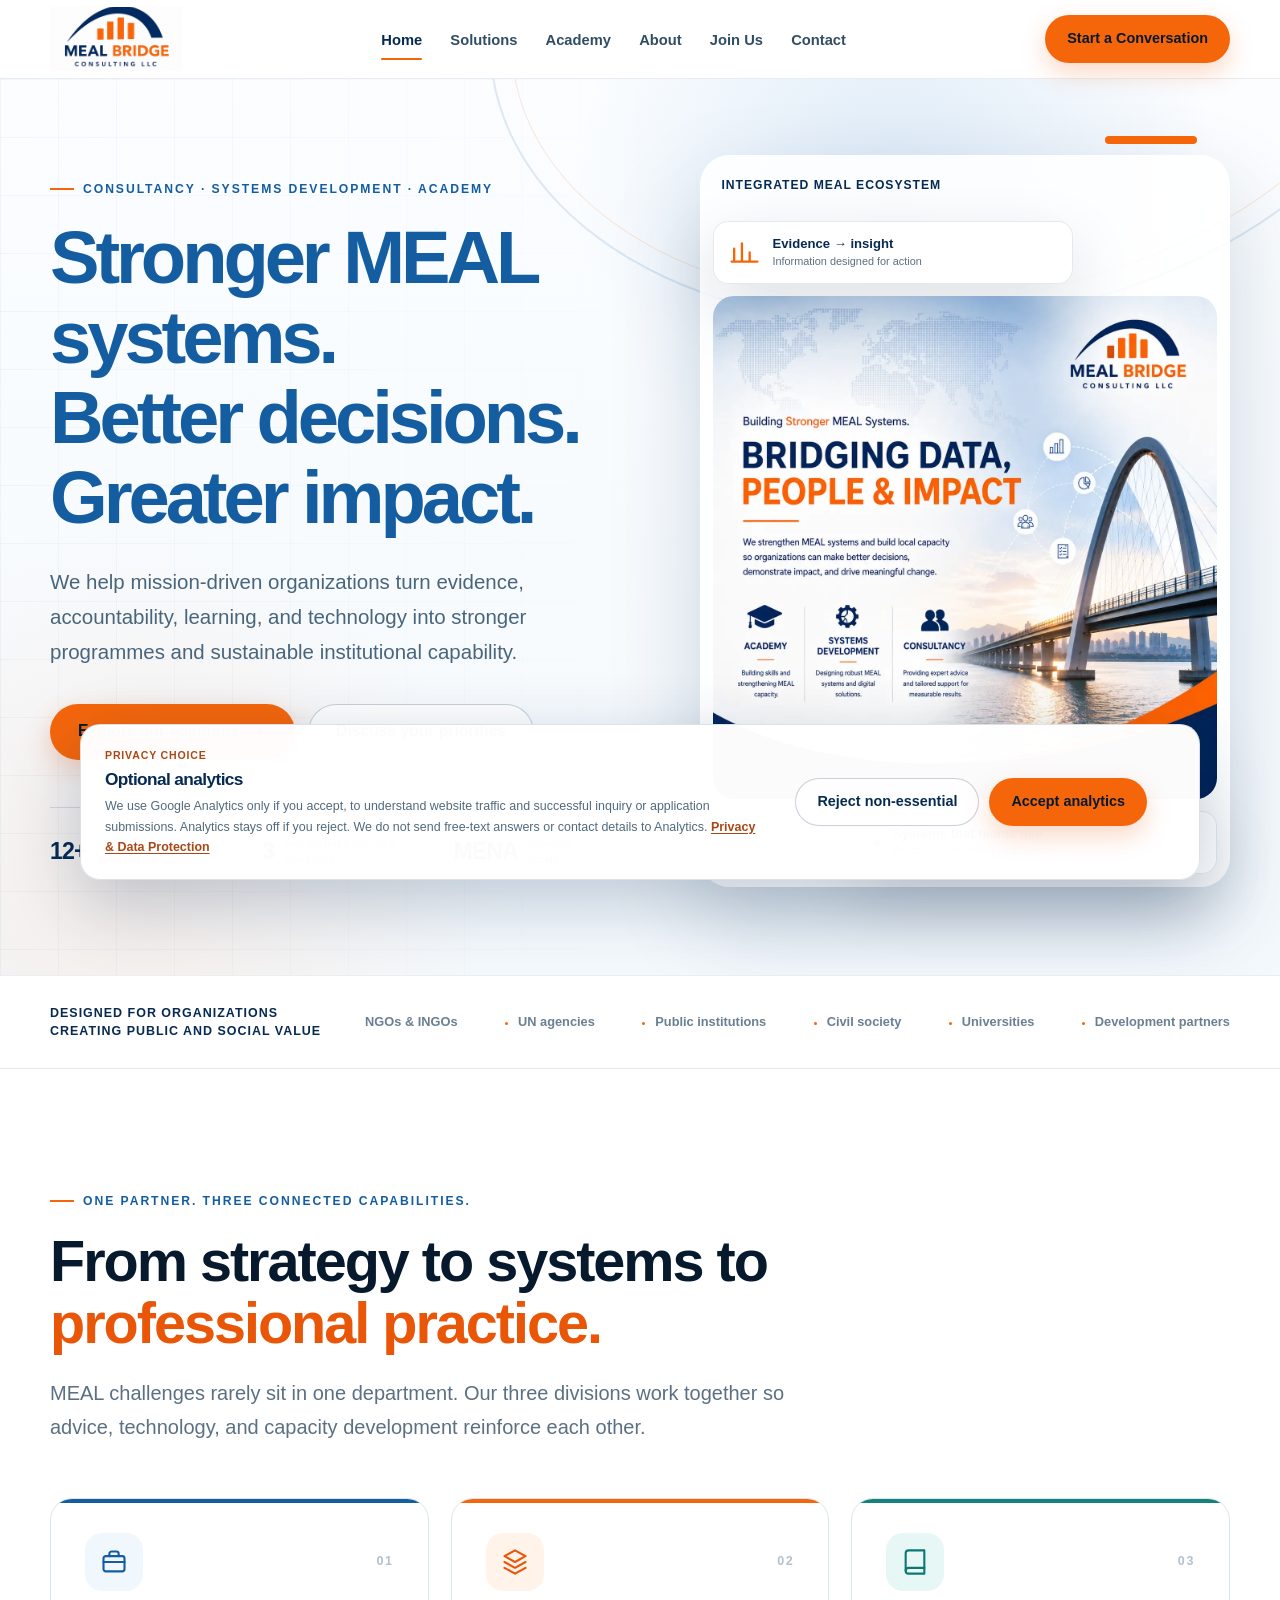
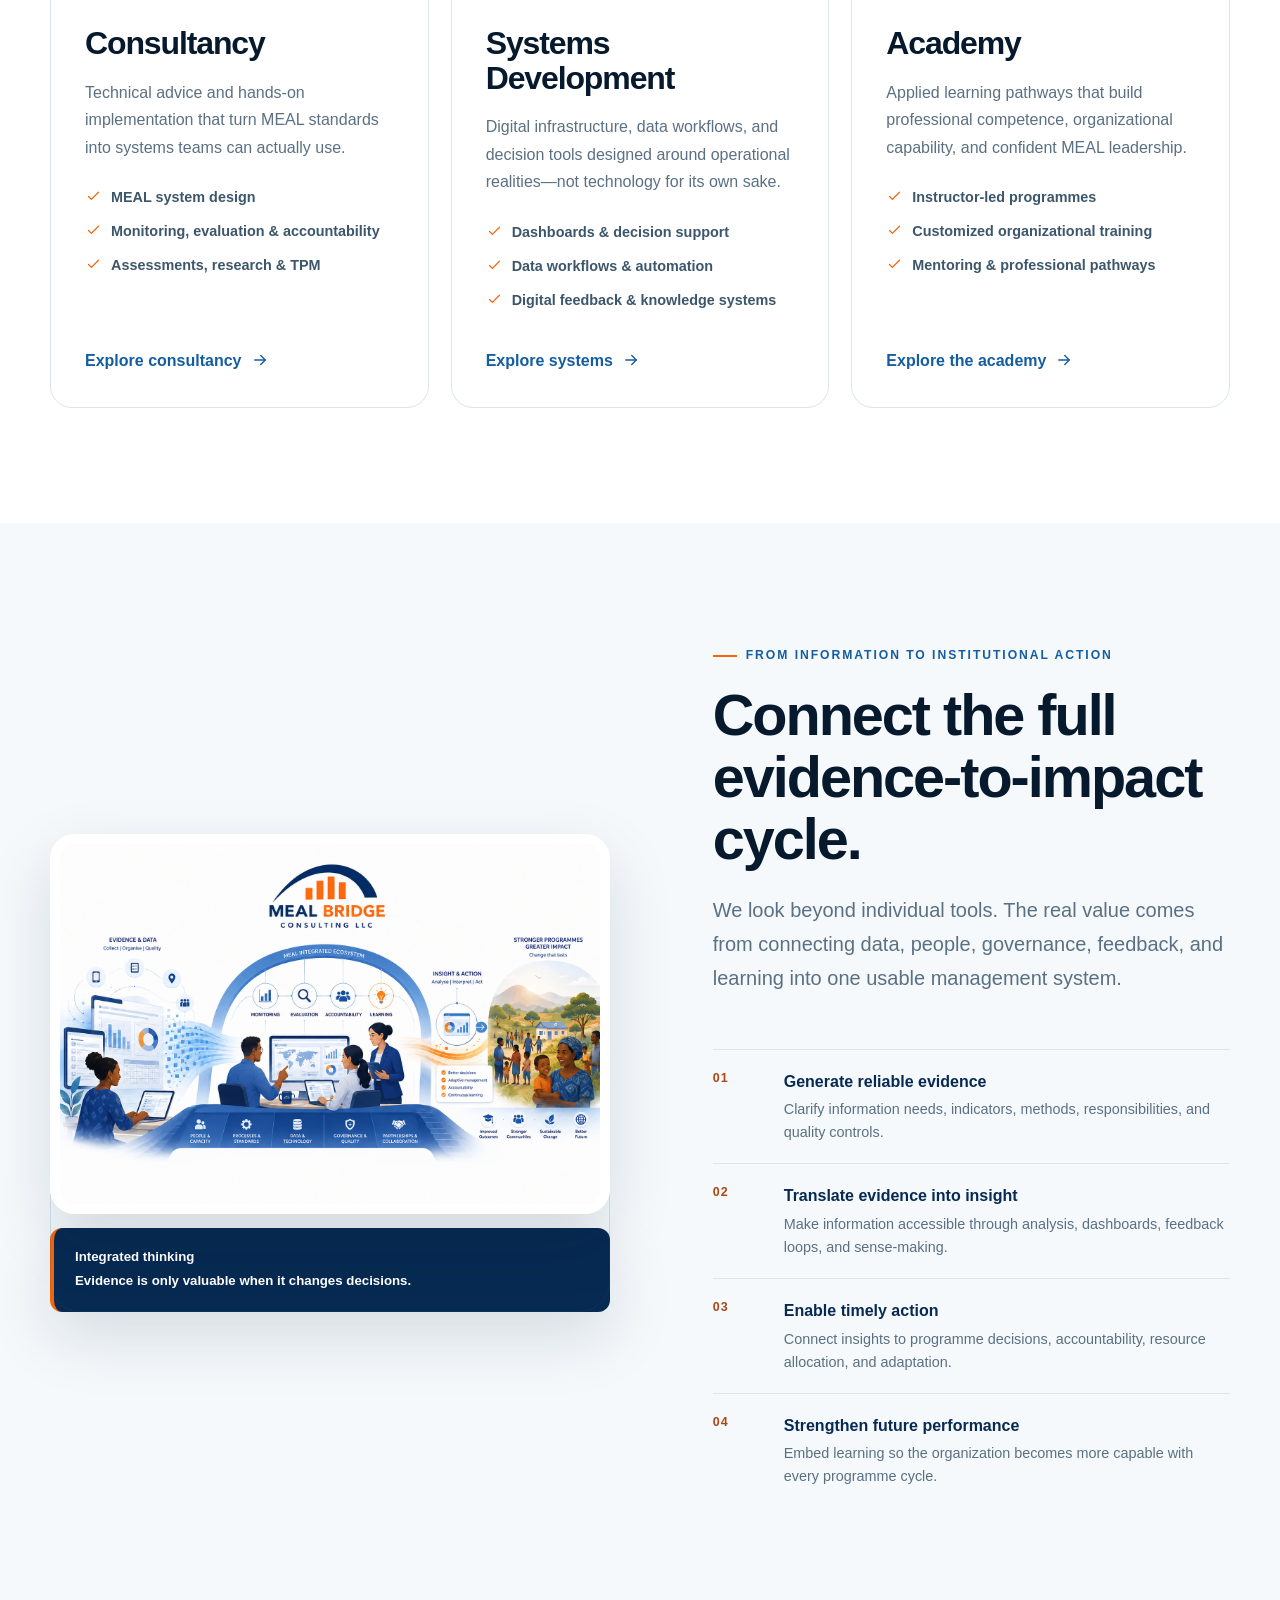
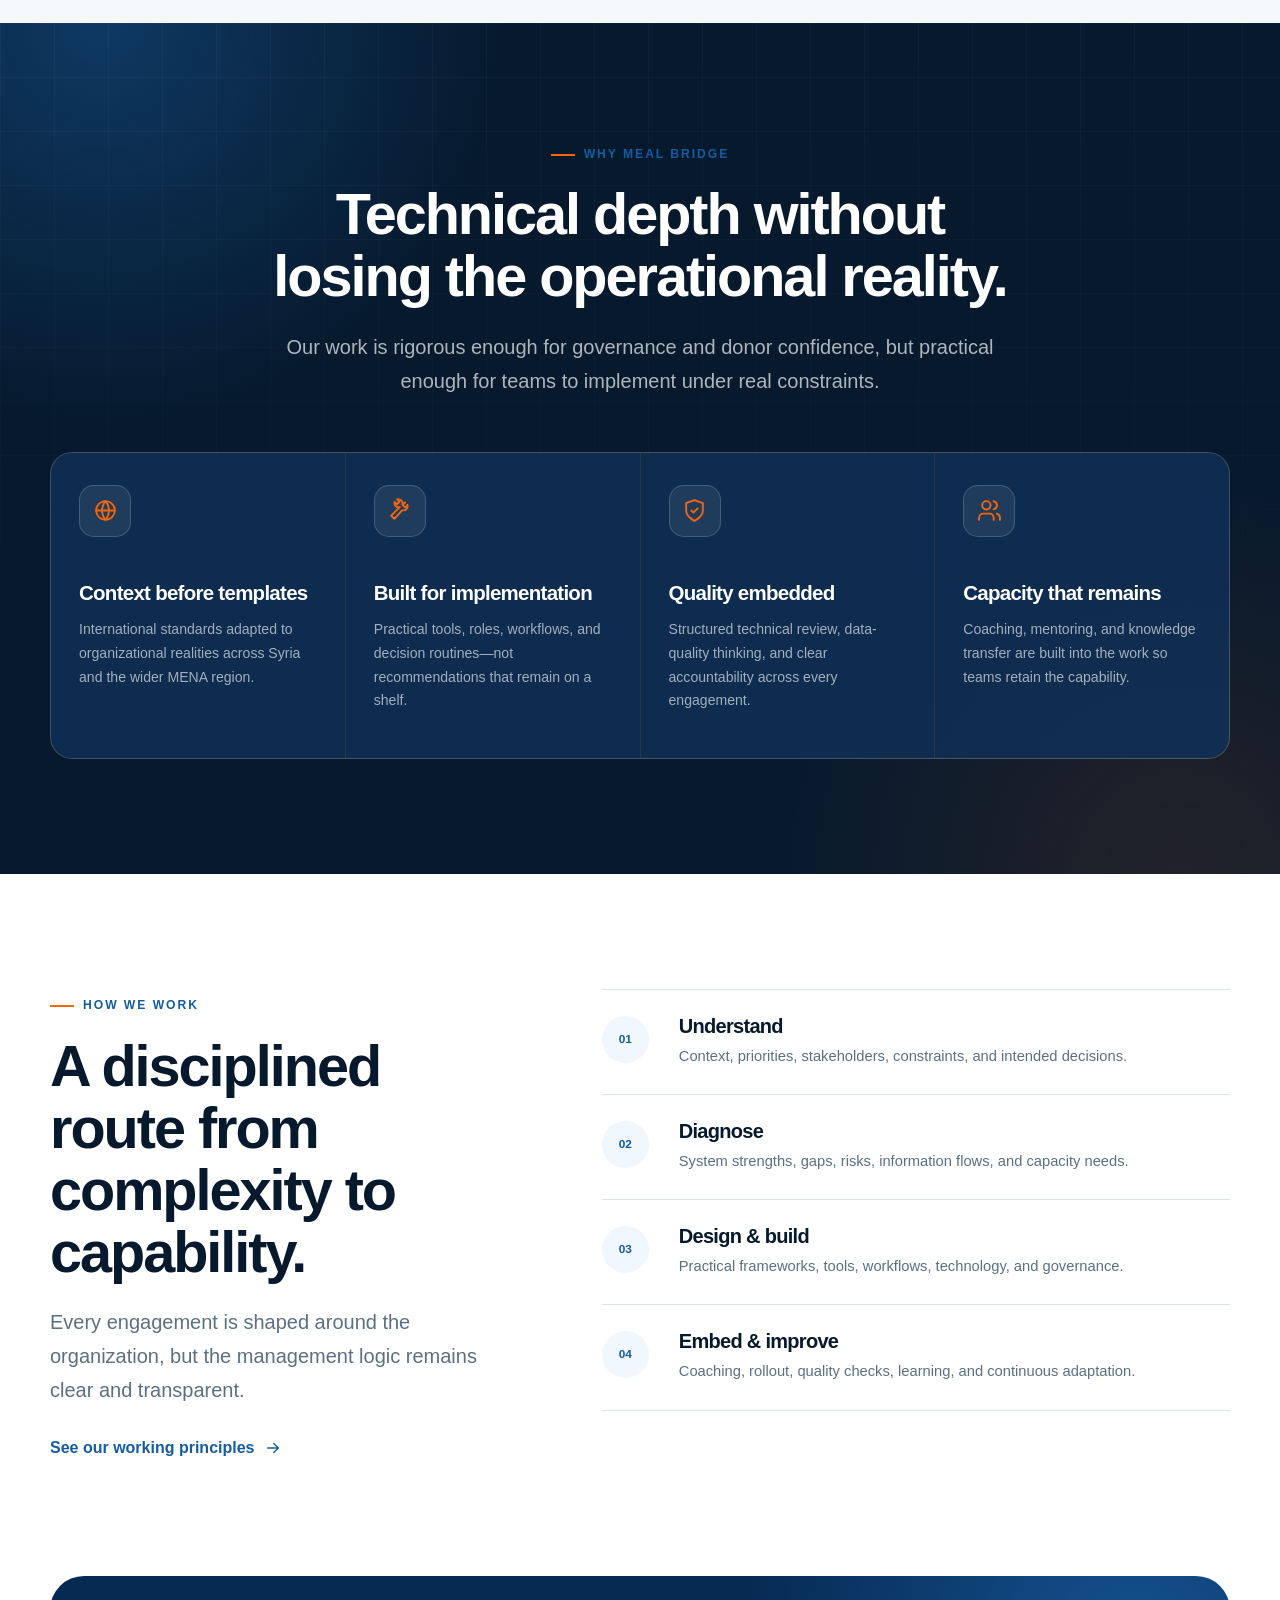
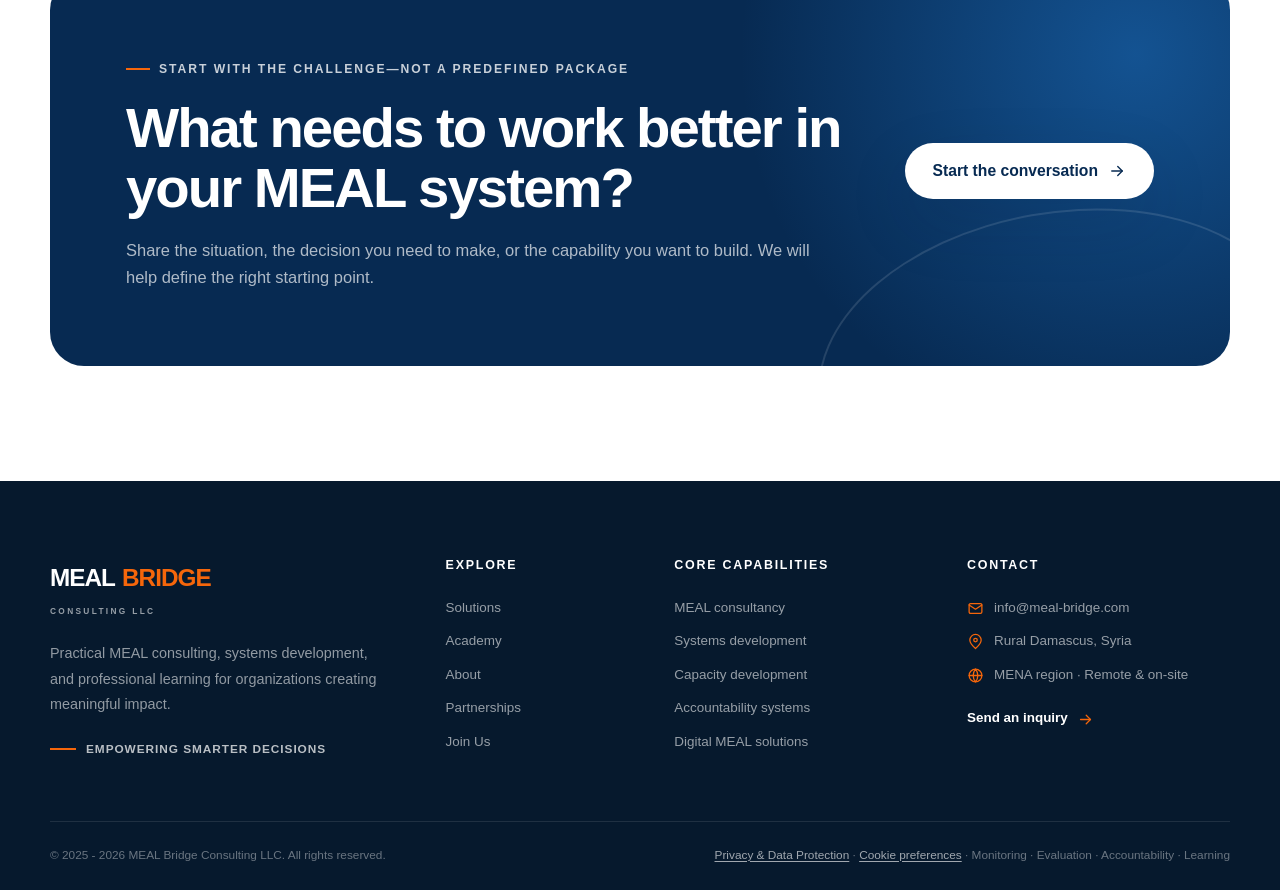
<file: index.html>
<!doctype html>
<html lang="en">

<head>
  <meta charset="utf-8">
  <meta name="viewport" content="width=device-width, initial-scale=1">
  <script src="js/i18n-init.js?v=3"></script>
  <style>
    html.i18n-loading body {
      visibility: hidden;
    }
  </style>
  <meta name="theme-color" content="#072a52">
  <title>MEAL Consulting, Systems &amp; Academy | MEAL Bridge</title>
  <meta name="description"
    content="MEAL Bridge helps organizations strengthen monitoring, evaluation, accountability and learning through consultancy, digital systems and applied training across MENA.">
  <meta name="application-name" content="MEAL Bridge">
  <meta name="robots" content="index,follow,max-image-preview:large,max-snippet:-1,max-video-preview:-1">
  <meta name="format-detection" content="telephone=no">
  <link rel="canonical" href="https://meal-bridge.com/">
  <link rel="icon" href="favicon.svg" type="image/svg+xml">
  <link rel="sitemap" href="sitemap.xml" type="application/xml">
  <link rel="preload" href="assets/images/evidence-to-impact.webp" as="image" type="image/webp" fetchpriority="high">
  <style>
    html {
      max-width: 100%;
      overflow-x: hidden;
    }

    @supports (overflow: clip) {
      html {
        overflow-x: clip;
      }
    }

    @media (max-width: 760px) {
      .main-nav:not(.is-open) {
        display: none;
        visibility: hidden;
      }

      .main-nav.is-open {
        display: flex;
        visibility: visible;
      }
    }
  </style>
  <link rel="stylesheet" href="assets/css/style.css">
  <meta property="og:type" content="website">
  <meta property="og:site_name" content="MEAL Bridge Consulting LLC">
  <meta property="og:locale" content="en_US">
  <meta property="og:title" content="MEAL Consulting, Systems &amp; Academy | MEAL Bridge">
  <meta property="og:description"
    content="Stronger monitoring, evaluation, accountability and learning through consultancy, digital systems and applied training across MENA.">
  <meta property="og:url" content="https://meal-bridge.com/">
  <meta property="og:image" content="https://meal-bridge.com/og.png">
  <meta property="og:image:secure_url" content="https://meal-bridge.com/og.png">
  <meta property="og:image:type" content="image/png">
  <meta property="og:image:width" content="1200">
  <meta property="og:image:height" content="630">
  <meta property="og:image:alt" content="MEAL Bridge — stronger MEAL systems, better decisions, greater impact">
  <meta name="twitter:card" content="summary_large_image">
  <meta name="twitter:title" content="MEAL Consulting, Systems &amp; Academy | MEAL Bridge">
  <meta name="twitter:description"
    content="Consultancy, digital systems and applied MEAL training for stronger decisions and greater impact across MENA.">
  <meta name="twitter:image" content="https://meal-bridge.com/og.png">
  <meta name="twitter:image:alt" content="MEAL Bridge — stronger MEAL systems, better decisions, greater impact">
  <script type="application/ld+json">
  {
    "@context": "https://schema.org",
    "@graph": [
      {
        "@type": ["Organization", "ProfessionalService"],
        "@id": "https://meal-bridge.com/#organization",
        "name": "MEAL Bridge",
        "legalName": "MEAL Bridge Consulting LLC",
        "url": "https://meal-bridge.com/",
        "logo": {
          "@type": "ImageObject",
          "url": "https://meal-bridge.com/assets/images/meal-bridge-logo.png",
          "width": 600,
          "height": 400
        },
        "image": {
          "@type": "ImageObject",
          "url": "https://meal-bridge.com/og.png",
          "width": 1200,
          "height": 630
        },
        "description": "MEAL consultancy, digital systems development and applied professional learning for organizations across MENA.",
        "email": "info@meal-bridge.com",
        "address": {
          "@type": "PostalAddress",
          "addressLocality": "Rural Damascus",
          "addressCountry": "SY"
        },
        "areaServed": {
          "@type": "Place",
          "name": "Middle East and North Africa (MENA)"
        },
        "contactPoint": {
          "@type": "ContactPoint",
          "contactType": "customer service",
          "email": "info@meal-bridge.com",
          "availableLanguage": ["English", "Arabic"],
          "areaServed": "MENA"
        },
        "knowsAbout": [
          "Monitoring and evaluation",
          "Accountability to affected populations",
          "Organizational learning",
          "MEAL system design",
          "Third-party monitoring",
          "Digital MEAL systems",
          "Professional MEAL training"
        ],
        "member": [
          {"@id": "https://meal-bridge.com/about.html#humam-alherk"},
          {"@id": "https://meal-bridge.com/academy.html#hadeel-wardeh"},
          {"@id": "https://meal-bridge.com/solutions.html#muhamed-kheer-abo-khalaf"}
        ],
        "hasOfferCatalog": {
          "@type": "OfferCatalog",
          "name": "MEAL Bridge capabilities",
          "itemListElement": [
            {"@type": "Offer", "itemOffered": {"@type": "Service", "name": "MEAL Consultancy", "url": "https://meal-bridge.com/solutions.html#consultancy"}},
            {"@type": "Offer", "itemOffered": {"@type": "Service", "name": "MEAL Systems Development", "url": "https://meal-bridge.com/solutions.html#systems"}},
            {"@type": "Offer", "itemOffered": {"@type": "Service", "name": "MEAL Bridge Academy", "url": "https://meal-bridge.com/academy.html"}}
          ]
        }
      },
      {
        "@type": "WebSite",
        "@id": "https://meal-bridge.com/#website",
        "url": "https://meal-bridge.com/",
        "name": "MEAL Bridge",
        "alternateName": "MEAL Bridge Consulting LLC",
        "publisher": {"@id": "https://meal-bridge.com/#organization"},
        "inLanguage": "en"
      },
      {
        "@type": "WebPage",
        "@id": "https://meal-bridge.com/#webpage",
        "url": "https://meal-bridge.com/",
        "name": "MEAL Consulting, Systems & Academy | MEAL Bridge",
        "description": "MEAL consultancy, digital systems and applied training for organizations across MENA.",
        "isPartOf": {"@id": "https://meal-bridge.com/#website"},
        "about": {"@id": "https://meal-bridge.com/#organization"},
        "primaryImageOfPage": {"@type": "ImageObject", "url": "https://meal-bridge.com/og.png"},
        "dateModified": "2026-08-27",
        "inLanguage": "en"
      },
      {
        "@type": "Person",
        "@id": "https://meal-bridge.com/about.html#humam-alherk",
        "name": "Humam Alherk",
        "jobTitle": "Founder and CEO",
        "image": "https://meal-bridge.com/assets/images/humam-alherk.webp",
        "worksFor": {"@id": "https://meal-bridge.com/#organization"}
      },
      {
        "@type": "Person",
        "@id": "https://meal-bridge.com/academy.html#hadeel-wardeh",
        "name": "Hadeel Wardeh",
        "jobTitle": "Academy Managing Partner",
        "image": "https://meal-bridge.com/assets/images/academy-partner.jpeg",
        "worksFor": {"@id": "https://meal-bridge.com/#organization"}
      },
      {
        "@type": "Person",
        "@id": "https://meal-bridge.com/solutions.html#system-development-partner",
        "name": "Muhamed Kheer Abo Khalaf",
        "jobTitle": "Systems Managing Partner",
        "image": "https://meal-bridge.com/assets/images/system-development-partner.jpeg",
        "worksFor": {"@id": "https://meal-bridge.com/#organization"}
      }
    ]
  }
  </script>
  <script defer src="js/analytics-consent.js"></script>
  <script defer src="js/main.js?v=4">
  </script>
  <script defer src="js/i18n.js?v=7"></script>
  <script defer src="js/analytics-events.js?v=4"></script>
</head>

<body>
  <a class="skip-link" href="#main-content" data-i18n="index.skipLink">Skip to main content</a>
  <header class="site-header">
    <div class="container header-inner">
      <a href="index.html" class="brand" aria-label="MEAL Bridge home">
        <img src="assets/images/meal-bridge-logo.png" width="180" height="120" decoding="async"
          alt="MEAL Bridge Consulting LLC" />
      </a>
      <nav class="main-nav" aria-label="Primary navigation">
        <div class="mobile-nav-label">
          <span data-i18n="index.mobileNavigate">Navigate</span>
          <button type="button" aria-label="Close navigation">
            <svg aria-hidden="true" fill="none" stroke="currentColor" stroke-linecap="round" stroke-linejoin="round"
              stroke-width="1.8" viewBox="0 0 24 24">
              <path d="M6 6l12 12M18 6 6 18"></path>
            </svg>
          </button>
        </div>
        <button type="button" style="display: none;" class="language-toggle" aria-label="Switch to Arabic"
          aria-pressed="false">العربية</button>
        <a href="index.html" class="active" aria-current="page" data-i18n="nav.home">Home</a>
        <a href="solutions.html" data-i18n="nav.solutions">Solutions</a>
        <a href="academy.html" data-i18n="nav.academy">Academy</a>
        <a href="about.html" data-i18n="nav.about">About</a>
        <!--<a href="news.html">News</a>-->
        <a href="join-us.html" data-i18n="nav.join">Join Us</a>
        <a href="contact.html" data-i18n="nav.contact">Contact</a>
        <a href="contact.html" class="button button-primary mobile-nav-cta"><span data-i18n="nav.conversation">Start a
            conversation</span> <svg aria-hidden="true" fill="none" stroke="currentColor" stroke-linecap="round"
            stroke-linejoin="round" stroke-width="1.8" viewBox="0 0 24 24">
            <path d="M5 12h14"></path>
            <path d="m13 6 6 6-6 6"></path>
          </svg>
        </a>
      </nav>
      <div class="header-actions">
        <a href="contact.html" class="button button-primary header-cta"><span data-i18n="nav.conversation">Start a
            conversation</span> <svg aria-hidden="true" fill="none" stroke="currentColor" stroke-linecap="round"
            stroke-linejoin="round" stroke-width="1.8" viewBox="0 0 24 24">
            <path d="M5 12h14"></path>
            <path d="m13 6 6 6-6 6"></path>
          </svg>
        </a>
        <button class="menu-button" type="button" aria-label="Open navigation" aria-expanded="false">
          <svg aria-hidden="true" fill="none" stroke="currentColor" stroke-linecap="round" stroke-linejoin="round"
            stroke-width="1.8" viewBox="0 0 24 24">
            <path d="M4 7h16M4 12h16M4 17h16"></path>
          </svg>
        </button>

      </div>
    </div>
  </header>
  <main id="main-content">
    <section class="home-hero">
      <div class="hero-grid-pattern" aria-hidden="true">
      </div>
      <div class="hero-bridge-line" aria-hidden="true">
      </div>
      <div class="container home-hero-grid">
        <div class="home-hero-copy">
          <span class="eyebrow" data-i18n="index.hero.eyebrow">Consultancy · Systems development · Academy</span>
          <h1>
            <span data-i18n="index.hero.titleLead">Stronger MEAL systems.</span> <span
              data-i18n="index.hero.titleRest">Better decisions. Greater impact.</span>
          </h1>
          <p class="hero-lead" data-i18n="index.hero.lead">We help mission-driven organizations turn evidence,
            accountability, learning, and
            technology into stronger programmes and sustainable institutional capability.</p>
          <div class="hero-actions">
            <a href="solutions.html" class="button button-primary button-large" data-i18n="index.hero.explore">Explore
              our solutions <svg aria-hidden="true" fill="none" stroke="currentColor" stroke-linecap="round"
                stroke-linejoin="round" stroke-width="1.8" viewBox="0 0 24 24">
                <path d="M5 12h14">
                </path>
                <path d="m13 6 6 6-6 6">
                </path>
              </svg>
            </a>
            <a href="contact.html" class="button button-secondary button-large" data-i18n="index.hero.discuss">Discuss
              your priorities</a>
          </div>
          <div class="hero-proof" aria-label="MEAL Bridge highlights" data-i18n-aria-label="index.hero.highlightsLabel">
            <div>
              <strong>12+</strong>
              <span data-i18n="index.hero.years">years of leadership experience</span>
            </div>
            <div>
              <strong>3</strong>
              <span data-i18n="index.hero.divisions">integrated business divisions</span>
            </div>
            <div>
              <strong>MENA</strong>
              <span data-i18n="index.hero.region">regional focus</span>
            </div>
          </div>
        </div>
        <div class="hero-visual">
          <div class="hero-visual-topline">

            <div data-i18n="index.hero.ecosystem">Integrated MEAL ecosystem</div>
          </div>
          <img src="assets/images/evidence-to-impact.webp" width="1254" height="1254" decoding="async"
            fetchpriority="high"
            alt="MEAL Bridge illustration connecting evidence, people and impact through consultancy, systems development and the Academy"
            data-i18n-alt="index.hero.imageAlt" />
          <div class="hero-data-card hero-data-card-left">
            <svg aria-hidden="true" fill="none" stroke="currentColor" stroke-linecap="round" stroke-linejoin="round"
              stroke-width="1.8" viewBox="0 0 24 24">
              <path d="M4 19V9M10 19V5M16 19v-7M22 19H2">
              </path>
            </svg>
            <div>
              <strong data-i18n="index.hero.evidenceTitle">Evidence → insight</strong>
              <span data-i18n="index.hero.evidenceText">Information designed for action</span>
            </div>
          </div>
          <div class="hero-data-card hero-data-card-right">
            <span class="status-dot">
            </span>
            <div>
              <strong data-i18n="index.hero.systemsTitle">Systems that teams use</strong>
              <span data-i18n="index.hero.systemsText">Practical · connected · sustainable</span>
            </div>
          </div>
        </div>
      </div>
    </section>
    <section class="audience-strip" aria-label="Organizations we support" data-i18n-aria-label="index.audience.label">
      <div class="container audience-inner">
        <p data-i18n="index.audience.title">Designed for organizations creating public and social value</p>
        <div class="audience-list">
          <span data-i18n="index.audience.ngos">NGOs &amp; INGOs</span>
          <span data-i18n="index.audience.un">UN agencies</span>
          <span data-i18n="index.audience.public">Public institutions</span>
          <span data-i18n="index.audience.civil">Civil society</span>
          <span data-i18n="index.audience.universities">Universities</span>
          <span data-i18n="index.audience.partners">Development partners</span>
        </div>
      </div>
    </section>
    <section class="section section-white">
      <div class="container">
        <div class="section-heading section-heading-left">
          <span class="eyebrow" data-i18n="index.capabilities.eyebrow">One partner. Three connected capabilities.</span>
          <h2><span data-i18n="index.capabilities.titleLead">From strategy to systems to</span> <span
              class="accent-text" data-i18n="index.capabilities.titleAccent">professional practice.</span>
          </h2>
          <div class="section-lead">
            <p data-i18n="index.capabilities.lead">MEAL challenges rarely sit in one department. Our three divisions
              work together so advice, technology,
              and capacity development reinforce each other.</p>
          </div>
        </div>
        <div class="division-grid">
          <article class="division-card division-card-consultancy">
            <div class="division-card-head">
              <span class="division-icon">
                <svg aria-hidden="true" fill="none" stroke="currentColor" stroke-linecap="round" stroke-linejoin="round"
                  stroke-width="1.8" viewBox="0 0 24 24">
                  <rect x="3" y="7" width="18" height="13" rx="2">
                  </rect>
                  <path d="M8 7V5a2 2 0 0 1 2-2h4a2 2 0 0 1 2 2v2">
                  </path>
                  <path d="M3 12h18">
                  </path>
                </svg>
              </span>
              <span class="division-number">01</span>
            </div>
            <h2 data-i18n="index.cards.consultancy.title">Consultancy</h2>
            <p data-i18n="index.cards.consultancy.description">Technical advice and hands-on implementation that turn
              MEAL standards into systems teams can actually
              use.</p>
            <ul class="check-list">
              <li>
                <svg aria-hidden="true" fill="none" stroke="currentColor" stroke-linecap="round" stroke-linejoin="round"
                  stroke-width="1.8" viewBox="0 0 24 24">
                  <path d="m5 12 4 4L19 6">
                  </path>
                </svg><span data-i18n="index.cards.consultancy.item1"> MEAL system design</span>
              </li>
              <li>
                <svg aria-hidden="true" fill="none" stroke="currentColor" stroke-linecap="round" stroke-linejoin="round"
                  stroke-width="1.8" viewBox="0 0 24 24">
                  <path d="m5 12 4 4L19 6">
                  </path>
                </svg><span data-i18n="index.cards.consultancy.item2"> Monitoring, evaluation &amp;
                  accountability</span>
              </li>
              <li>
                <svg aria-hidden="true" fill="none" stroke="currentColor" stroke-linecap="round" stroke-linejoin="round"
                  stroke-width="1.8" viewBox="0 0 24 24">
                  <path d="m5 12 4 4L19 6">
                  </path>
                </svg><span data-i18n="index.cards.consultancy.item3"> Assessments, research &amp; TPM</span>
              </li>
            </ul>
            <a href="solutions.html#consultancy" class="card-link" data-i18n="index.cards.consultancy.link">Explore
              consultancy <svg aria-hidden="true" fill="none" stroke="currentColor" stroke-linecap="round"
                stroke-linejoin="round" stroke-width="1.8" viewBox="0 0 24 24">
                <path d="M5 12h14">
                </path>
                <path d="m13 6 6 6-6 6">
                </path>
              </svg>
            </a>
          </article>
          <article class="division-card division-card-systems">
            <div class="division-card-head">
              <span class="division-icon">
                <svg aria-hidden="true" fill="none" stroke="currentColor" stroke-linecap="round" stroke-linejoin="round"
                  stroke-width="1.8" viewBox="0 0 24 24">
                  <path d="m12 2 9 5-9 5-9-5 9-5Z">
                  </path>
                  <path d="m3 12 9 5 9-5M3 17l9 5 9-5">
                  </path>
                </svg>
              </span>
              <span class="division-number">02</span>
            </div>
            <h2 data-i18n="index.cards.systems.title">Systems Development</h2>
            <p data-i18n="index.cards.systems.description">Digital infrastructure, data workflows, and decision tools
              designed around operational realities—not
              technology for its own sake.</p>
            <ul class="check-list">
              <li>
                <svg aria-hidden="true" fill="none" stroke="currentColor" stroke-linecap="round" stroke-linejoin="round"
                  stroke-width="1.8" viewBox="0 0 24 24">
                  <path d="m5 12 4 4L19 6">
                  </path>
                </svg><span data-i18n="index.cards.systems.item1"> Dashboards &amp; decision support</span>
              </li>
              <li>
                <svg aria-hidden="true" fill="none" stroke="currentColor" stroke-linecap="round" stroke-linejoin="round"
                  stroke-width="1.8" viewBox="0 0 24 24">
                  <path d="m5 12 4 4L19 6">
                  </path>
                </svg><span data-i18n="index.cards.systems.item2"> Data workflows &amp; automation</span>
              </li>
              <li>
                <svg aria-hidden="true" fill="none" stroke="currentColor" stroke-linecap="round" stroke-linejoin="round"
                  stroke-width="1.8" viewBox="0 0 24 24">
                  <path d="m5 12 4 4L19 6">
                  </path>
                </svg><span data-i18n="index.cards.systems.item3"> Digital feedback &amp; knowledge systems</span>
              </li>
            </ul>
            <a href="solutions.html#systems" class="card-link" data-i18n="index.cards.systems.link">Explore systems <svg
                aria-hidden="true" fill="none" stroke="currentColor" stroke-linecap="round" stroke-linejoin="round"
                stroke-width="1.8" viewBox="0 0 24 24">
                <path d="M5 12h14">
                </path>
                <path d="m13 6 6 6-6 6">
                </path>
              </svg>
            </a>
          </article>
          <article class="division-card division-card-academy">
            <div class="division-card-head">
              <span class="division-icon">
                <svg aria-hidden="true" fill="none" stroke="currentColor" stroke-linecap="round" stroke-linejoin="round"
                  stroke-width="1.8" viewBox="0 0 24 24">
                  <path d="M4 19.5A2.5 2.5 0 0 1 6.5 17H20">
                  </path>
                  <path d="M6.5 2H20v20H6.5A2.5 2.5 0 0 1 4 19.5v-15A2.5 2.5 0 0 1 6.5 2Z">
                  </path>
                </svg>
              </span>
              <span class="division-number">03</span>
            </div>
            <h2 data-i18n="index.cards.academy.title">Academy</h2>
            <p data-i18n="index.cards.academy.description">Applied learning pathways that build professional competence,
              organizational capability, and confident
              MEAL leadership.</p>
            <ul class="check-list">
              <li>
                <svg aria-hidden="true" fill="none" stroke="currentColor" stroke-linecap="round" stroke-linejoin="round"
                  stroke-width="1.8" viewBox="0 0 24 24">
                  <path d="m5 12 4 4L19 6">
                  </path>
                </svg><span data-i18n="index.cards.academy.item1"> Instructor-led programmes</span>
              </li>
              <li>
                <svg aria-hidden="true" fill="none" stroke="currentColor" stroke-linecap="round" stroke-linejoin="round"
                  stroke-width="1.8" viewBox="0 0 24 24">
                  <path d="m5 12 4 4L19 6">
                  </path>
                </svg><span data-i18n="index.cards.academy.item2"> Customized organizational training</span>
              </li>
              <li>
                <svg aria-hidden="true" fill="none" stroke="currentColor" stroke-linecap="round" stroke-linejoin="round"
                  stroke-width="1.8" viewBox="0 0 24 24">
                  <path d="m5 12 4 4L19 6">
                  </path>
                </svg><span data-i18n="index.cards.academy.item3"> Mentoring &amp; professional pathways</span>
              </li>
            </ul>
            <a href="academy.html" class="card-link" data-i18n="index.cards.academy.link">Explore the academy <svg
                aria-hidden="true" fill="none" stroke="currentColor" stroke-linecap="round" stroke-linejoin="round"
                stroke-width="1.8" viewBox="0 0 24 24">
                <path d="M5 12h14">
                </path>
                <path d="m13 6 6 6-6 6">
                </path>
              </svg>
            </a>
          </article>
        </div>
      </div>
    </section>
    <section class="section ecosystem-section">
      <div class="container ecosystem-grid">
        <div class="ecosystem-visual">
          <img src="assets/images/meal-ecosystem.webp" width="1080" height="720" loading="lazy" decoding="async"
            alt="Integrated MEAL ecosystem connecting evidence, people, processes, technology and impact"
            data-i18n-alt="index.ecosystem.imageAlt" />
          <div class="image-caption">
            <span data-i18n="index.ecosystem.captionLabel">Integrated thinking</span> <span
              data-i18n="index.ecosystem.captionText">Evidence is only valuable when it changes decisions.</span>
          </div>
        </div>
        <div>
          <div class="section-heading section-heading-left">
            <span class="eyebrow" data-i18n="index.ecosystem.eyebrow">From information to institutional action</span>
            <h2 data-i18n="index.ecosystem.title">Connect the full evidence-to-impact cycle.</h2>
            <div class="section-lead">
              <p data-i18n="index.ecosystem.lead">We look beyond individual tools. The real value comes from connecting
                data, people, governance,
                feedback, and learning into one usable management system.</p>
            </div>
          </div>
          <ol class="flow-list">
            <li>
              <span>01</span>
              <div>
                <strong data-i18n="index.ecosystem.step1Title">Generate reliable evidence</strong>
                <p data-i18n="index.ecosystem.step1Text">Clarify information needs, indicators, methods,
                  responsibilities, and quality controls.</p>
              </div>
            </li>
            <li>
              <span>02</span>
              <div>
                <strong data-i18n="index.ecosystem.step2Title">Translate evidence into insight</strong>
                <p data-i18n="index.ecosystem.step2Text">Make information accessible through analysis, dashboards,
                  feedback loops, and sense-making.</p>
              </div>
            </li>
            <li>
              <span>03</span>
              <div>
                <strong data-i18n="index.ecosystem.step3Title">Enable timely action</strong>
                <p data-i18n="index.ecosystem.step3Text">Connect insights to programme decisions, accountability,
                  resource allocation, and adaptation.</p>
              </div>
            </li>
            <li>
              <span>04</span>
              <div>
                <strong data-i18n="index.ecosystem.step4Title">Strengthen future performance</strong>
                <p data-i18n="index.ecosystem.step4Text">Embed learning so the organization becomes more capable with
                  every programme cycle.</p>
              </div>
            </li>
          </ol>
        </div>
      </div>
    </section>
    <section class="section section-navy">
      <div class="container">
        <div class="section-heading section-heading-center">
          <span class="eyebrow" data-i18n="index.why.eyebrow">Why MEAL Bridge</span>
          <h2 data-i18n="index.why.title">Technical depth without losing the operational reality.</h2>
          <div class="section-lead">
            <p data-i18n="index.why.lead">Our work is rigorous enough for governance and donor confidence, but practical
              enough for teams to
              implement under real constraints.</p>
          </div>
        </div>
        <div class="differentiator-grid">
          <article>
            <span>
              <svg aria-hidden="true" fill="none" stroke="currentColor" stroke-linecap="round" stroke-linejoin="round"
                stroke-width="1.8" viewBox="0 0 24 24">
                <circle cx="12" cy="12" r="9">
                </circle>
                <path d="M3 12h18M12 3a14 14 0 0 1 0 18M12 3a14 14 0 0 0 0 18">
                </path>
              </svg>
            </span>
            <h3 data-i18n="index.why.contextTitle">Context before templates</h3>
            <p data-i18n="index.why.contextText">International standards adapted to organizational realities across
              Syria and the wider MENA region.</p>
          </article>
          <article>
            <span>
              <svg aria-hidden="true" fill="none" stroke="currentColor" stroke-linecap="round" stroke-linejoin="round"
                stroke-width="1.8" viewBox="0 0 24 24">
                <path
                  d="M14.7 6.3a4 4 0 0 0-5-5L12 3.6 9.6 6 7.3 3.7a4 4 0 0 0 5 5L4 17l3 3 7.7-8.3a4 4 0 0 0 5-5L17.4 9 15 6.6l2.3-2.3Z">
                </path>
              </svg>
            </span>
            <h3 data-i18n="index.why.implementationTitle">Built for implementation</h3>
            <p data-i18n="index.why.implementationText">Practical tools, roles, workflows, and decision routines—not
              recommendations that remain on a shelf.</p>
          </article>
          <article>
            <span>
              <svg aria-hidden="true" fill="none" stroke="currentColor" stroke-linecap="round" stroke-linejoin="round"
                stroke-width="1.8" viewBox="0 0 24 24">
                <path d="M12 22s8-4 8-10V5l-8-3-8 3v7c0 6 8 10 8 10Z">
                </path>
                <path d="m9 12 2 2 4-4">
                </path>
              </svg>
            </span>
            <h3 data-i18n="index.why.qualityTitle">Quality embedded</h3>
            <p data-i18n="index.why.qualityText">Structured technical review, data-quality thinking, and clear
              accountability across every engagement.</p>
          </article>
          <article>
            <span>
              <svg aria-hidden="true" fill="none" stroke="currentColor" stroke-linecap="round" stroke-linejoin="round"
                stroke-width="1.8" viewBox="0 0 24 24">
                <path d="M16 21v-2a4 4 0 0 0-4-4H6a4 4 0 0 0-4 4v2">
                </path>
                <circle cx="9" cy="7" r="4">
                </circle>
                <path d="M22 21v-2a4 4 0 0 0-3-3.9M16 3.1a4 4 0 0 1 0 7.8">
                </path>
              </svg>
            </span>
            <h3 data-i18n="index.why.capacityTitle">Capacity that remains</h3>
            <p data-i18n="index.why.capacityText">Coaching, mentoring, and knowledge transfer are built into the work so
              teams retain the capability.</p>
          </article>
        </div>
      </div>
    </section>
    <section class="section delivery-section">
      <div class="container delivery-grid">
        <div>
          <div class="section-heading section-heading-left">
            <span class="eyebrow" data-i18n="index.delivery.eyebrow">How we work</span>
            <h2 data-i18n="index.delivery.title">A disciplined route from complexity to capability.</h2>
            <div class="section-lead">
              <p data-i18n="index.delivery.lead">Every engagement is shaped around the organization, but the management
                logic remains clear and
                transparent.</p>
            </div>
          </div>
          <a href="about.html#approach" class="text-link" data-i18n="index.delivery.link">See our working principles
            <svg aria-hidden="true" fill="none" stroke="currentColor" stroke-linecap="round" stroke-linejoin="round"
              stroke-width="1.8" viewBox="0 0 24 24">
              <path d="M5 12h14">
              </path>
              <path d="m13 6 6 6-6 6">
              </path>
            </svg>
          </a>
        </div>
        <div class="delivery-steps">
          <article>
            <span>01</span>
            <div>
              <h3 data-i18n="index.delivery.step1Title">Understand</h3>
              <p data-i18n="index.delivery.step1Text">Context, priorities, stakeholders, constraints, and intended
                decisions.</p>
            </div>
          </article>
          <article>
            <span>02</span>
            <div>
              <h3 data-i18n="index.delivery.step2Title">Diagnose</h3>
              <p data-i18n="index.delivery.step2Text">System strengths, gaps, risks, information flows, and capacity
                needs.</p>
            </div>
          </article>
          <article>
            <span>03</span>
            <div>
              <h3 data-i18n="index.delivery.step3Title">Design &amp; build</h3>
              <p data-i18n="index.delivery.step3Text">Practical frameworks, tools, workflows, technology, and
                governance.</p>
            </div>
          </article>
          <article>
            <span>04</span>
            <div>
              <h3 data-i18n="index.delivery.step4Title">Embed &amp; improve</h3>
              <p data-i18n="index.delivery.step4Text">Coaching, rollout, quality checks, learning, and continuous
                adaptation.</p>
            </div>
          </article>
        </div>
      </div>
    </section>
    <section class="section final-cta-section">
      <div class="container final-cta">
        <div>
          <span class="eyebrow eyebrow-light" data-i18n="index.cta.eyebrow">Start with the challenge—not a predefined
            package</span>
          <h2 data-i18n="index.cta.title">What needs to work better in your MEAL system?</h2>
          <p data-i18n="index.cta.text">Share the situation, the decision you need to make, or the capability you want
            to build. We will help
            define the right starting point.</p>
        </div>
        <a href="contact.html" class="button button-white button-large" data-i18n="index.cta.button">Start the
          conversation <svg aria-hidden="true" fill="none" stroke="currentColor" stroke-linecap="round"
            stroke-linejoin="round" stroke-width="1.8" viewBox="0 0 24 24">
            <path d="M5 12h14">
            </path>
            <path d="m13 6 6 6-6 6">
            </path>
          </svg>
        </a>
      </div>
    </section>
  </main>
  <footer class="site-footer">
    <div class="container footer-main">
      <div class="footer-brand">
        <a href="index.html" class="footer-wordmark" aria-label="MEAL Bridge home">
          <span>MEAL</span> BRIDGE<small>CONSULTING LLC</small>
        </a>
        <p data-i18n="index.footer.description">Practical MEAL consulting, systems development, and professional
          learning for organizations creating
          meaningful impact.</p>
        <div class="footer-signal">
          <span>
          </span> Empowering smarter decisions
        </div>
      </div>
      <div class="footer-column">
        <h2 data-i18n="index.footer.explore">Explore</h2>
        <a href="solutions.html" data-i18n="nav.solutions">Solutions</a>
        <a href="academy.html" data-i18n="nav.academy">Academy</a>
        <a href="about.html" data-i18n="nav.about">About</a>
        <a href="contact.html?intent=partnership" data-i18n="index.footer.partnerships">Partnerships</a>
        <a href="join-us.html" data-i18n="nav.join">Join Us</a>
      </div>
      <div class="footer-column">
        <h2 data-i18n="index.footer.capabilities">Core capabilities</h2>
        <a href="solutions.html#consultancy" data-i18n="index.footer.consultancy">MEAL consultancy</a>
        <a href="solutions.html#systems" data-i18n="index.footer.systems">Systems development</a>
        <a href="academy.html" data-i18n="index.footer.capacity">Capacity development</a>
        <a href="solutions.html#accountability" data-i18n="index.footer.accountability">Accountability systems</a>
        <a href="solutions.html#digital" data-i18n="index.footer.digital">Digital MEAL solutions</a>
      </div>
      <div class="footer-column footer-contact">
        <h2 data-i18n="index.footer.contact">Contact</h2>
        <a href="mailto:info@meal-bridge.com">
          <svg aria-hidden="true" fill="none" stroke="currentColor" stroke-linecap="round" stroke-linejoin="round"
            stroke-width="1.8" viewBox="0 0 24 24">
            <rect x="3" y="5" width="18" height="14" rx="2">
            </rect>
            <path d="m3 7 9 6 9-6">
            </path>
          </svg> info@meal-bridge.com</a>
        <span>
          <svg aria-hidden="true" fill="none" stroke="currentColor" stroke-linecap="round" stroke-linejoin="round"
            stroke-width="1.8" viewBox="0 0 24 24">
            <path d="M20 10c0 5-8 12-8 12S4 15 4 10a8 8 0 1 1 16 0Z">
            </path>
            <circle cx="12" cy="10" r="2.5">
            </circle>
          </svg><span data-i18n="index.footer.location"> Rural Damascus, Syria</span></span>
        <span>
          <svg aria-hidden="true" fill="none" stroke="currentColor" stroke-linecap="round" stroke-linejoin="round"
            stroke-width="1.8" viewBox="0 0 24 24">
            <circle cx="12" cy="12" r="9">
            </circle>
            <path d="M3 12h18M12 3a14 14 0 0 1 0 18M12 3a14 14 0 0 0 0 18">
            </path>
          </svg><span data-i18n="index.footer.region"> MENA region · Remote &amp; on-site</span></span>
        <a href="contact.html" class="text-link" data-i18n="index.footer.inquiry">Send an inquiry <svg
            aria-hidden="true" fill="none" stroke="currentColor" stroke-linecap="round" stroke-linejoin="round"
            stroke-width="1.8" viewBox="0 0 24 24">
            <path d="M5 12h14">
            </path>
            <path d="m13 6 6 6-6 6">
            </path>
          </svg>
        </a>
      </div>
    </div>
    <div class="container footer-bottom">
      <p data-i18n="index.footer.copyright">© 2025 - 2026 MEAL Bridge Consulting LLC. All rights reserved.</p>
      <p><a href="privacy.html" data-i18n="index.footer.privacy">Privacy &amp; Data Protection</a> <span
          data-i18n="index.footer.disciplines">· Monitoring · Evaluation · Accountability · Learning</span>
      </p>
    </div>
  </footer>
</body>

</html>
</file>
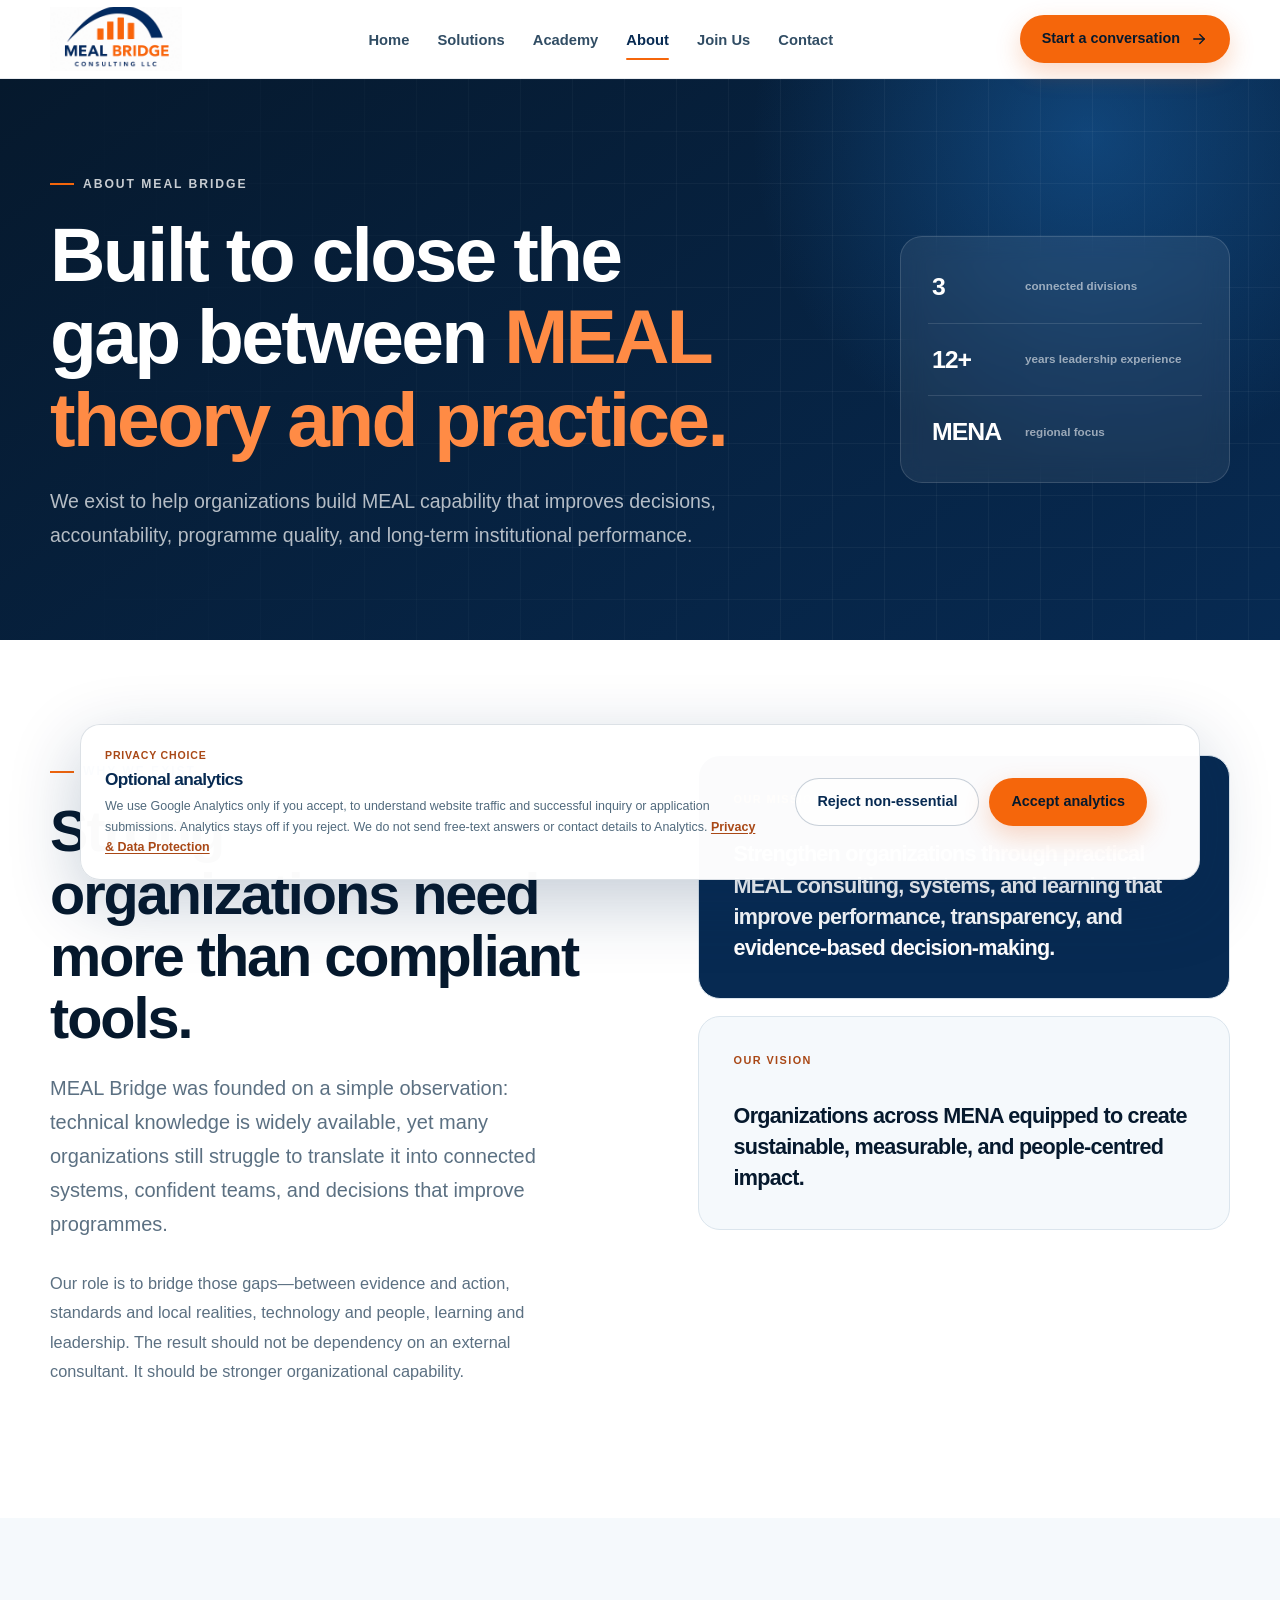
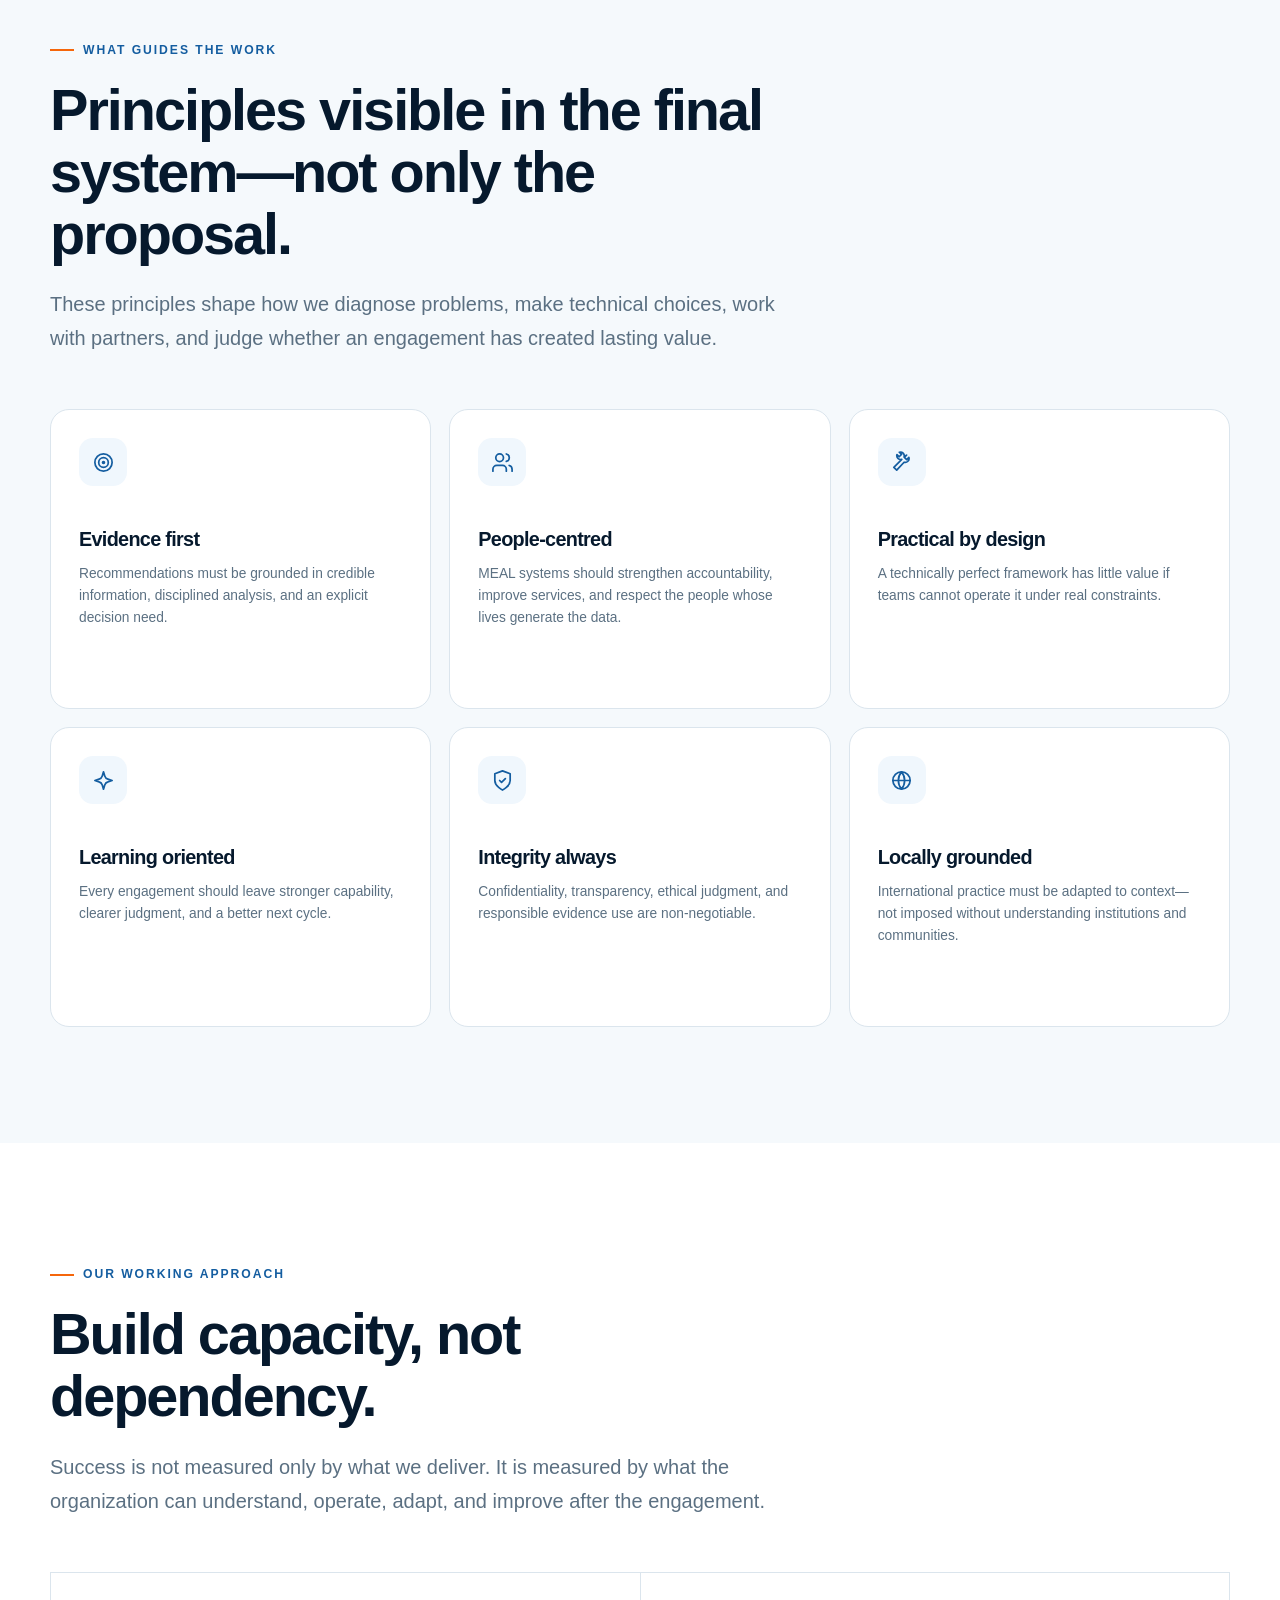
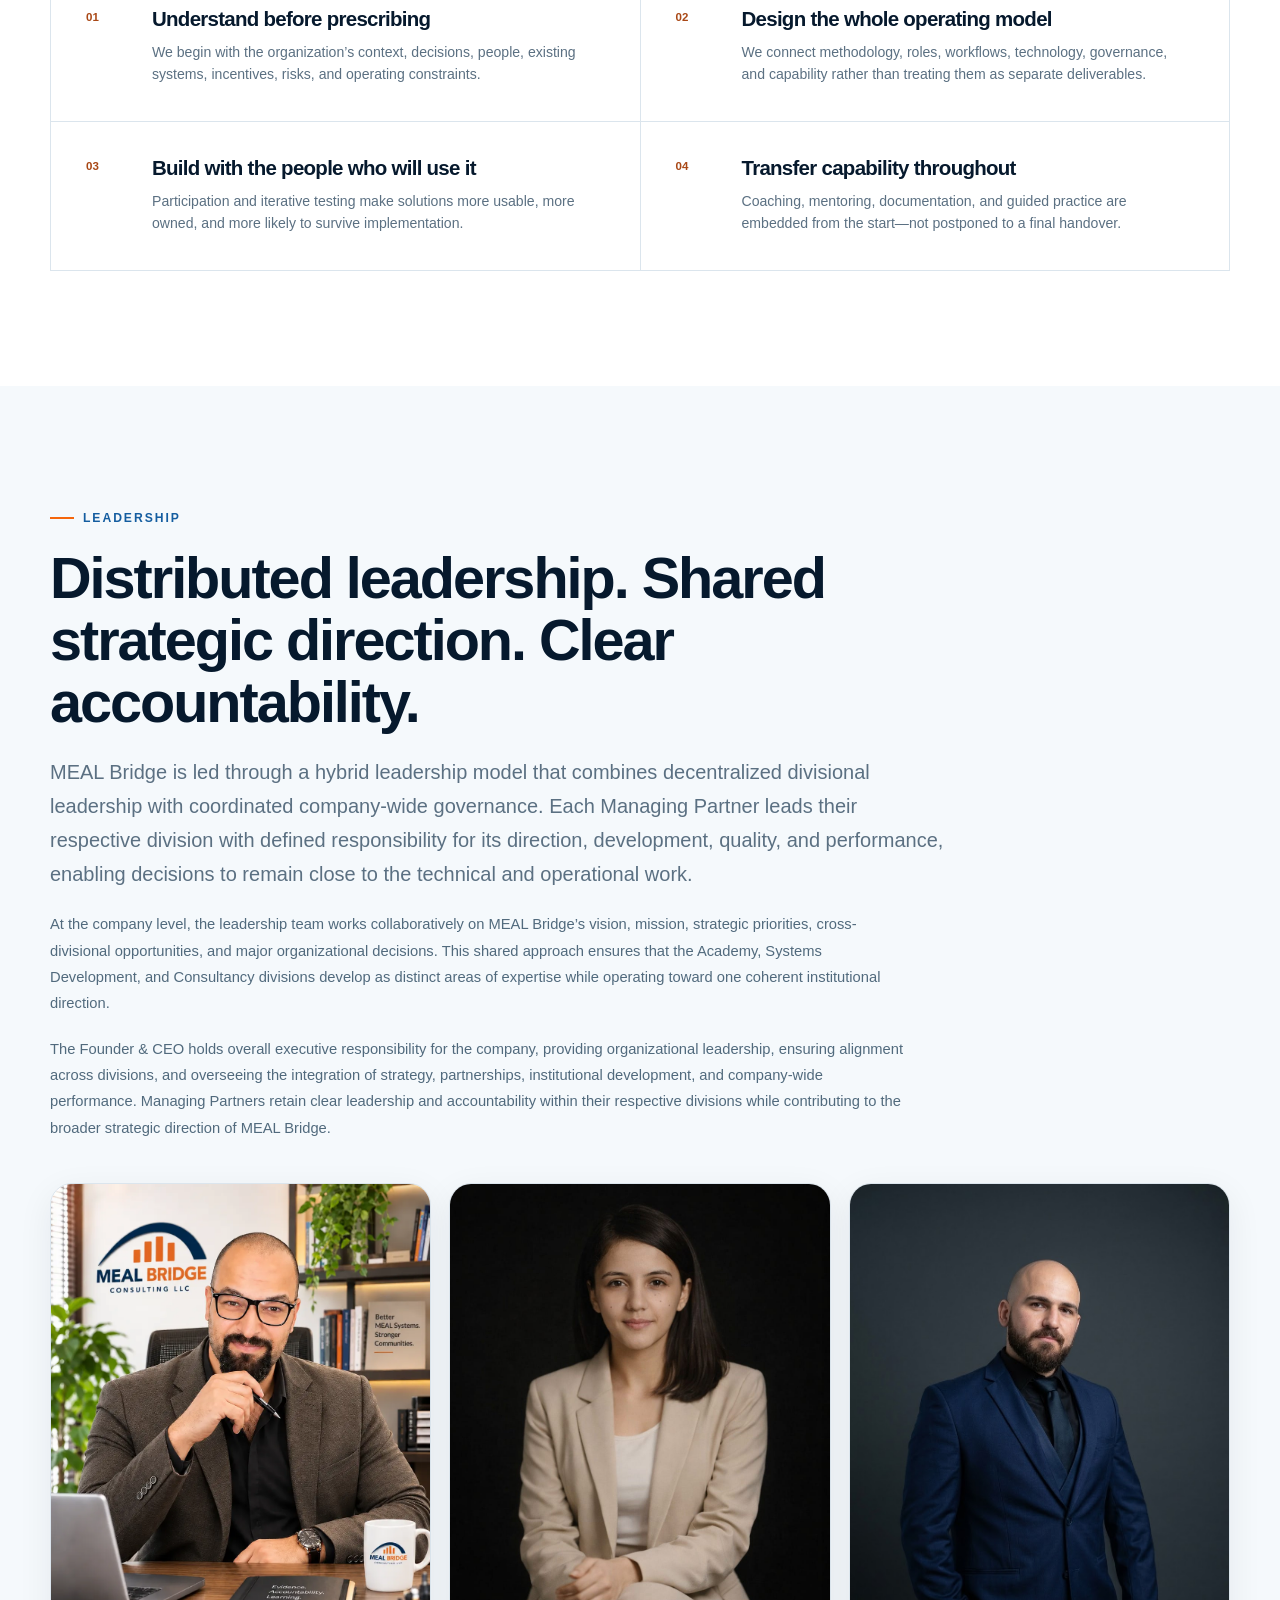
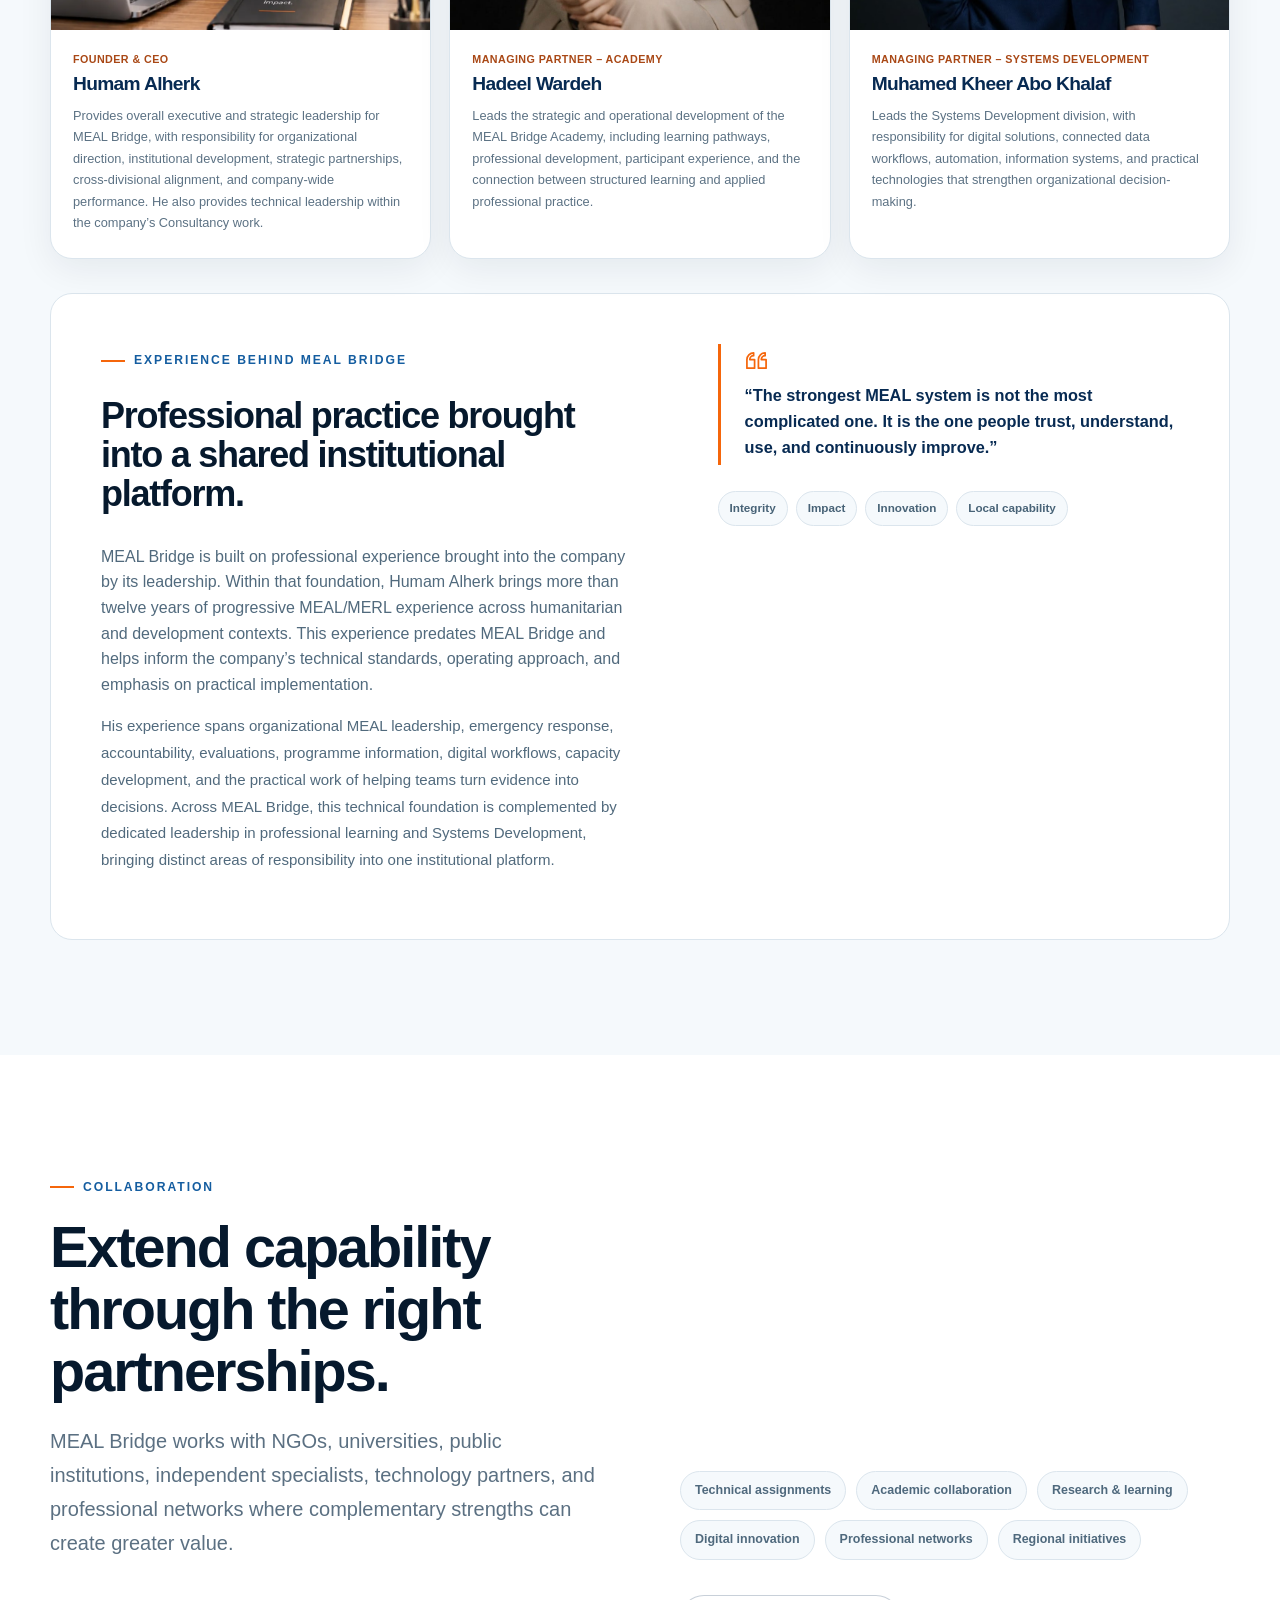
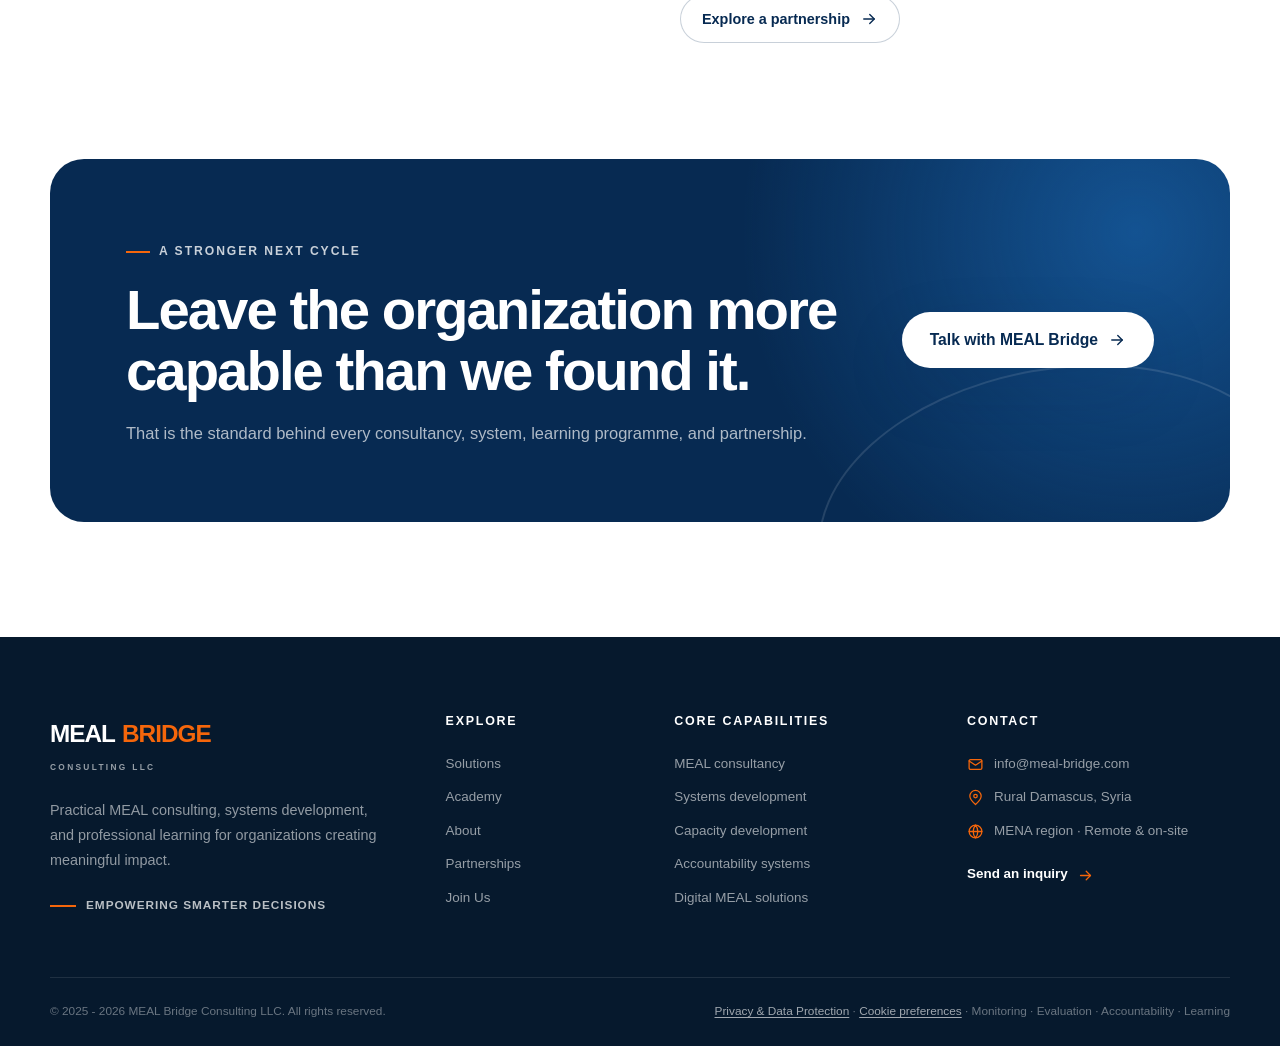
<file: about.html>
<!doctype html>
<html lang="en">

<head>
  <meta charset="utf-8">
  <meta name="viewport" content="width=device-width, initial-scale=1">
  <script src="js/i18n-init.js?v=3"></script>
  <style>
    html.i18n-loading body {
      visibility: hidden;
    }
  </style>
  <meta name="theme-color" content="#072a52">
  <title>About MEAL Bridge | Practical MEAL Leadership</title>
  <meta name="description"
    content="Learn how MEAL Bridge combines regional experience, practical system design and capacity transfer to help organizations build sustainable evidence and learning capability.">
  <meta name="application-name" content="MEAL Bridge">
  <meta name="robots" content="index,follow,max-image-preview:large,max-snippet:-1,max-video-preview:-1">
  <meta name="format-detection" content="telephone=no">
  <link rel="canonical" href="https://meal-bridge.com/about.html">
  <link rel="icon" href="favicon.svg" type="image/svg+xml">
  <link rel="sitemap" href="sitemap.xml" type="application/xml">
  <style>
    html {
      max-width: 100%;
      overflow-x: hidden;
    }

    @supports (overflow: clip) {
      html {
        overflow-x: clip;
      }
    }

    @media (max-width: 760px) {
      .main-nav:not(.is-open) {
        display: none;
        visibility: hidden;
      }

      .main-nav.is-open {
        display: flex;
        visibility: visible;
      }
    }
  </style>
  <link rel="stylesheet" href="assets/css/style.css">
  <meta property="og:type" content="website">
  <meta property="og:site_name" content="MEAL Bridge Consulting LLC">
  <meta property="og:locale" content="en_US">
  <meta property="og:title" content="About MEAL Bridge | Practical MEAL Leadership">
  <meta property="og:description"
    content="Regional experience, practical system design and capacity transfer for sustainable evidence and learning capability.">
  <meta property="og:url" content="https://meal-bridge.com/about.html">
  <meta property="og:image" content="https://meal-bridge.com/og.png">
  <meta property="og:image:secure_url" content="https://meal-bridge.com/og.png">
  <meta property="og:image:type" content="image/png">
  <meta property="og:image:width" content="1200">
  <meta property="og:image:height" content="630">
  <meta property="og:image:alt" content="MEAL Bridge — stronger MEAL systems, better decisions, greater impact">
  <meta name="twitter:card" content="summary_large_image">
  <meta name="twitter:title" content="About MEAL Bridge | Practical MEAL Leadership">
  <meta name="twitter:description"
    content="Building practical, sustainable MEAL capability across humanitarian and development contexts.">
  <meta name="twitter:image" content="https://meal-bridge.com/og.png">
  <meta name="twitter:image:alt" content="MEAL Bridge — stronger MEAL systems, better decisions, greater impact">
  <script type="application/ld+json">
  {
    "@context": "https://schema.org",
    "@graph": [
      {
        "@type": "AboutPage",
        "@id": "https://meal-bridge.com/about.html#webpage",
        "url": "https://meal-bridge.com/about.html",
        "name": "About MEAL Bridge | Practical MEAL Leadership",
        "description": "MEAL Bridge combines regional experience, practical system design and capacity transfer to build sustainable organizational capability.",
        "isPartOf": {"@id": "https://meal-bridge.com/#website"},
        "about": [
          {"@id": "https://meal-bridge.com/#organization"},
          {"@id": "https://meal-bridge.com/about.html#humam-alherk"},
          {"@id": "https://meal-bridge.com/about.html#hadeel-wardeh"},
          {"@id": "https://meal-bridge.com/about.html#muhamed-kheer-abo-khalaf"}
        ],
        "dateModified": "2026-08-27",
        "inLanguage": "en"
      },
      {
        "@type": "BreadcrumbList",
        "@id": "https://meal-bridge.com/about.html#breadcrumb",
        "itemListElement": [
          {"@type": "ListItem", "position": 1, "name": "Home", "item": "https://meal-bridge.com/"},
          {"@type": "ListItem", "position": 2, "name": "About", "item": "https://meal-bridge.com/about.html"}
        ]
      },
      {
        "@type": "Person",
        "@id": "https://meal-bridge.com/about.html#humam-alherk",
        "name": "Humam Alherk",
        "jobTitle": "Founder and CEO",
        "image": "https://meal-bridge.com/assets/images/humam-alherk.webp",
        "worksFor": {"@id": "https://meal-bridge.com/#organization"},
        "knowsAbout": [
          "Monitoring, Evaluation, Accountability and Learning",
          "Humanitarian and development MEAL",
          "MEAL systems design",
          "Accountability",
          "Evaluations",
          "Digital data workflows",
          "Capacity development"
        ]
      },
      {
        "@type": "Person",
        "@id": "https://meal-bridge.com/about.html#hadeel-wardeh",
        "name": "Hadeel Wardeh",
        "jobTitle": "Managing Partner – Academy",
        "image": "https://meal-bridge.com/assets/images/academy-partner.jpeg",
        "worksFor": {"@id": "https://meal-bridge.com/#organization"},
        "knowsAbout": ["Professional learning", "Learning pathways", "Capacity development", "Academy delivery"]
      },
      {
        "@type": "Person",
        "@id": "https://meal-bridge.com/about.html#muhamed-kheer-abo-khalaf",
        "name": "Muhamed Kheer Abo Khalaf",
        "jobTitle": "Managing Partner – Systems Development",
        "image": "https://meal-bridge.com/assets/images/system-development-partner.jpeg",
        "worksFor": {"@id": "https://meal-bridge.com/#organization"},
        "knowsAbout": ["Digital systems development", "Data workflows", "Decision-support systems", "Automation"]
      }
    ]
  }
  </script>
  <script defer src="js/analytics-consent.js"></script>
  <script defer src="js/main.js?v=4">
  </script>
  <script defer src="js/i18n.js?v=7"></script>
  <script defer src="js/analytics-events.js?v=4"></script>
</head>

<body>
  <a class="skip-link" href="#main-content" data-i18n="index.skipLink">Skip to main content</a>
  <header class="site-header">
    <div class="container header-inner">
      <a href="index.html" class="brand" aria-label="MEAL Bridge home">
        <img src="assets/images/meal-bridge-logo.png" width="180" height="120" decoding="async"
          alt="MEAL Bridge Consulting LLC" />
      </a>
      <nav class="main-nav" aria-label="Primary navigation">
        <div class="mobile-nav-label">
          <span data-i18n="index.mobileNavigate">Navigate</span>
          <button type="button" aria-label="Close navigation">
            <svg aria-hidden="true" fill="none" stroke="currentColor" stroke-linecap="round" stroke-linejoin="round"
              stroke-width="1.8" viewBox="0 0 24 24">
              <path d="M6 6l12 12M18 6 6 18"></path>
            </svg>
          </button>
        </div>
        <button type="button" style="display: none;" class="language-toggle" aria-label="Switch to Arabic"
          aria-pressed="false">العربية</button>
        <a href="index.html" data-i18n="nav.home">Home</a>
        <a href="solutions.html" data-i18n="nav.solutions">Solutions</a>
        <a href="academy.html" data-i18n="nav.academy">Academy</a>
        <a href="about.html" class="active">About</a>
        <!--<a href="news.html">News</a>-->
        <a href="join-us.html" data-i18n="nav.join">Join Us</a>
        <a href="contact.html" data-i18n="nav.contact">Contact</a>
        <a href="contact.html" class="button button-primary mobile-nav-cta" data-i18n="nav.conversation">Start a
          conversation <svg aria-hidden="true" fill="none" stroke="currentColor" stroke-linecap="round"
            stroke-linejoin="round" stroke-width="1.8" viewBox="0 0 24 24">
            <path d="M5 12h14"></path>
            <path d="m13 6 6 6-6 6"></path>
          </svg>
        </a>
      </nav>
      <div class="header-actions">
        <a href="contact.html" class="button button-primary header-cta" data-i18n="nav.conversation">Start a
          conversation <svg aria-hidden="true" fill="none" stroke="currentColor" stroke-linecap="round"
            stroke-linejoin="round" stroke-width="1.8" viewBox="0 0 24 24">
            <path d="M5 12h14"></path>
            <path d="m13 6 6 6-6 6"></path>
          </svg>
        </a>
        <button class="menu-button" type="button" aria-label="Open navigation" aria-expanded="false">
          <svg aria-hidden="true" fill="none" stroke="currentColor" stroke-linecap="round" stroke-linejoin="round"
            stroke-width="1.8" viewBox="0 0 24 24">
            <path d="M4 7h16M4 12h16M4 17h16"></path>
          </svg>
        </button>
      </div>
    </div>
  </header>
  <main id="main-content">
    <section class="page-hero">
      <div class="page-hero-grid" aria-hidden="true">
      </div>
      <div class="container page-hero-inner">
        <div>
          <span class="eyebrow eyebrow-light" data-i18n="about.hero.eyebrow">About MEAL Bridge</span>
          <h1><span data-i18n="about.hero.titleLead">Built to close the gap between</span> <span class="hero-accent"
              data-i18n="about.hero.titleAccent">MEAL theory and practice.</span>
          </h1>
          <div class="page-hero-copy">
            <p data-i18n="about.hero.lead">We exist to help organizations build MEAL capability that improves decisions,
              accountability, programme
              quality, and long-term institutional performance.</p>
          </div>
        </div>
        <div class="page-hero-aside">
          <div class="about-hero-facts">
            <div>
              <strong>3</strong>
              <span data-i18n="about.hero.divisions">connected divisions</span>
            </div>
            <div>
              <strong>12+</strong>
              <span data-i18n="about.hero.years">years leadership experience</span>
            </div>
            <div>
              <strong>MENA</strong>
              <span data-i18n="about.hero.region">regional focus</span>
            </div>
          </div>
        </div>
      </div>
    </section>
    <section class="section story-section">
      <div class="container story-grid-new">
        <div>
          <div class="section-heading section-heading-left">
            <span class="eyebrow" data-i18n="about.story.eyebrow">Why we exist</span>
            <h2 data-i18n="about.story.title">Strong organizations need more than compliant tools.</h2>
            <div class="section-lead">
              <p data-i18n="about.story.lead">MEAL Bridge was founded on a simple observation: technical knowledge is
                widely available, yet many
                organizations still struggle to translate it into connected systems, confident teams, and decisions that
                improve programmes.</p>
            </div>
          </div>
          <p class="story-body" data-i18n="about.story.body">Our role is to bridge those gaps—between evidence and
            action, standards and local
            realities, technology and people, learning and leadership. The result should not be dependency on an
            external consultant. It should be stronger organizational capability.</p>
        </div>
        <div class="purpose-stack">
          <article class="purpose-card purpose-card-mission">
            <span data-i18n="about.story.missionLabel">Our mission</span>
            <h2 data-i18n="about.story.missionText">Strengthen organizations through practical MEAL consulting, systems,
              and learning that improve
              performance, transparency, and evidence-based decision-making.</h2>
          </article>
          <article class="purpose-card">
            <span data-i18n="about.story.visionLabel">Our vision</span>
            <h2 data-i18n="about.story.visionText">Organizations across MENA equipped to create sustainable, measurable,
              and people-centred impact.</h2>
          </article>
        </div>
      </div>
    </section>
    <section class="section principle-section">
      <div class="container">
        <div class="section-heading section-heading-left">
          <span class="eyebrow" data-i18n="about.principles.eyebrow">What guides the work</span>
          <h2 data-i18n="about.principles.title">Principles visible in the final system—not only the proposal.</h2>
          <div class="section-lead">
            <p data-i18n="about.principles.lead">These principles shape how we diagnose problems, make technical
              choices, work with partners, and judge
              whether an engagement has created lasting value.</p>
          </div>
        </div>
        <div class="principle-grid">
          <article>
            <span>
              <svg aria-hidden="true" fill="none" stroke="currentColor" stroke-linecap="round" stroke-linejoin="round"
                stroke-width="1.8" viewBox="0 0 24 24">
                <circle cx="12" cy="12" r="9">
                </circle>
                <circle cx="12" cy="12" r="5">
                </circle>
                <circle cx="12" cy="12" r="1">
                </circle>
              </svg>
            </span>
            <h2 data-i18n="about.principles.evidenceTitle">Evidence first</h2>
            <p data-i18n="about.principles.evidenceText">Recommendations must be grounded in credible information,
              disciplined analysis, and an explicit decision
              need.</p>
          </article>
          <article>
            <span>
              <svg aria-hidden="true" fill="none" stroke="currentColor" stroke-linecap="round" stroke-linejoin="round"
                stroke-width="1.8" viewBox="0 0 24 24">
                <path d="M16 21v-2a4 4 0 0 0-4-4H6a4 4 0 0 0-4 4v2">
                </path>
                <circle cx="9" cy="7" r="4">
                </circle>
                <path d="M22 21v-2a4 4 0 0 0-3-3.9M16 3.1a4 4 0 0 1 0 7.8">
                </path>
              </svg>
            </span>
            <h2 data-i18n="about.principles.peopleTitle">People-centred</h2>
            <p data-i18n="about.principles.peopleText">MEAL systems should strengthen accountability, improve services,
              and respect the people whose lives
              generate the data.</p>
          </article>
          <article>
            <span>
              <svg aria-hidden="true" fill="none" stroke="currentColor" stroke-linecap="round" stroke-linejoin="round"
                stroke-width="1.8" viewBox="0 0 24 24">
                <path
                  d="M14.7 6.3a4 4 0 0 0-5-5L12 3.6 9.6 6 7.3 3.7a4 4 0 0 0 5 5L4 17l3 3 7.7-8.3a4 4 0 0 0 5-5L17.4 9 15 6.6l2.3-2.3Z">
                </path>
              </svg>
            </span>
            <h2 data-i18n="about.principles.practicalTitle">Practical by design</h2>
            <p data-i18n="about.principles.practicalText">A technically perfect framework has little value if teams
              cannot operate it under real constraints.</p>
          </article>
          <article>
            <span>
              <svg aria-hidden="true" fill="none" stroke="currentColor" stroke-linecap="round" stroke-linejoin="round"
                stroke-width="1.8" viewBox="0 0 24 24">
                <path
                  d="m12 3-1.3 4.2a5 5 0 0 1-3.3 3.3L3 12l4.4 1.5a5 5 0 0 1 3.3 3.3L12 21l1.3-4.2a5 5 0 0 1 3.3-3.3L21 12l-4.4-1.5a5 5 0 0 1-3.3-3.3L12 3Z">
                </path>
              </svg>
            </span>
            <h2 data-i18n="about.principles.learningTitle">Learning oriented</h2>
            <p data-i18n="about.principles.learningText">Every engagement should leave stronger capability, clearer
              judgment, and a better next cycle.</p>
          </article>
          <article>
            <span>
              <svg aria-hidden="true" fill="none" stroke="currentColor" stroke-linecap="round" stroke-linejoin="round"
                stroke-width="1.8" viewBox="0 0 24 24">
                <path d="M12 22s8-4 8-10V5l-8-3-8 3v7c0 6 8 10 8 10Z">
                </path>
                <path d="m9 12 2 2 4-4">
                </path>
              </svg>
            </span>
            <h2 data-i18n="about.principles.integrityTitle">Integrity always</h2>
            <p data-i18n="about.principles.integrityText">Confidentiality, transparency, ethical judgment, and
              responsible evidence use are non-negotiable.</p>
          </article>
          <article>
            <span>
              <svg aria-hidden="true" fill="none" stroke="currentColor" stroke-linecap="round" stroke-linejoin="round"
                stroke-width="1.8" viewBox="0 0 24 24">
                <circle cx="12" cy="12" r="9">
                </circle>
                <path d="M3 12h18M12 3a14 14 0 0 1 0 18M12 3a14 14 0 0 0 0 18">
                </path>
              </svg>
            </span>
            <h2 data-i18n="about.principles.localTitle">Locally grounded</h2>
            <p data-i18n="about.principles.localText">International practice must be adapted to context—not imposed
              without understanding institutions and
              communities.</p>
          </article>
        </div>
      </div>
    </section>
    <section class="section approach-section" id="approach">
      <div class="container">
        <div class="section-heading section-heading-left">
          <span class="eyebrow" data-i18n="about.approach.eyebrow">Our working approach</span>
          <h2 data-i18n="about.approach.title">Build capacity, not dependency.</h2>
          <div class="section-lead">
            <p data-i18n="about.approach.lead">Success is not measured only by what we deliver. It is measured by what
              the organization can understand,
              operate, adapt, and improve after the engagement.</p>
          </div>
        </div>
        <div class="approach-list">
          <article>
            <span>01</span>
            <h2 data-i18n="about.approach.step1Title">Understand before prescribing</h2>
            <p data-i18n="about.approach.step1Text">We begin with the organization’s context, decisions, people,
              existing systems, incentives, risks, and
              operating constraints.</p>
          </article>
          <article>
            <span>02</span>
            <h2 data-i18n="about.approach.step2Title">Design the whole operating model</h2>
            <p data-i18n="about.approach.step2Text">We connect methodology, roles, workflows, technology, governance,
              and capability rather than treating
              them as separate deliverables.</p>
          </article>
          <article>
            <span>03</span>
            <h2 data-i18n="about.approach.step3Title">Build with the people who will use it</h2>
            <p data-i18n="about.approach.step3Text">Participation and iterative testing make solutions more usable, more
              owned, and more likely to survive
              implementation.</p>
          </article>
          <article>
            <span>04</span>
            <h2 data-i18n="about.approach.step4Title">Transfer capability throughout</h2>
            <p data-i18n="about.approach.step4Text">Coaching, mentoring, documentation, and guided practice are embedded
              from the start—not postponed to a
              final handover.</p>
          </article>
        </div>
      </div>
    </section>
    <section class="section leadership-section" id="leadership">
      <div class="container">
        <div class="section-heading section-heading-left leadership-team-heading">
          <span class="eyebrow" data-i18n="about.leadership.eyebrow">Leadership</span>
          <h2 data-i18n="about.leadership.title">Distributed leadership. Shared strategic direction. Clear
            accountability.</h2>
          <div class="section-lead">
            <p data-i18n="about.leadership.lead">MEAL Bridge is led through a hybrid leadership model that combines
              decentralized divisional leadership
              with coordinated company-wide governance. Each Managing Partner leads their respective division with
              defined responsibility for its direction, development, quality, and performance, enabling decisions to
              remain close to the technical and operational work.</p>
          </div>
          <p class="leadership-governance-copy" data-i18n="about.leadership.governance1">At the company level, the
            leadership team works collaboratively on MEAL
            Bridge’s vision, mission, strategic priorities, cross-divisional opportunities, and major organizational
            decisions. This shared approach ensures that the Academy, Systems Development, and Consultancy divisions
            develop as distinct areas of expertise while operating toward one coherent institutional direction.</p>
          <p class="leadership-governance-copy" data-i18n="about.leadership.governance2">The Founder &amp; CEO holds
            overall executive responsibility for the
            company, providing organizational leadership, ensuring alignment across divisions, and overseeing the
            integration of strategy, partnerships, institutional development, and company-wide performance. Managing
            Partners retain clear leadership and accountability within their respective divisions while contributing to
            the broader strategic direction of MEAL Bridge.</p>
        </div>
        <div class="leadership-team-grid" aria-label="MEAL Bridge leadership team">
          <article class="leadership-team-card" id="humam-alherk">
            <img src="assets/images/humam-alherk.webp" width="1000" height="1198" loading="lazy" decoding="async"
              alt="Humam Alherk, Founder and CEO of MEAL Bridge Consulting LLC" />
            <div>
              <span data-i18n="about.leadership.founderRole">Founder &amp; CEO</span>
              <h3>Humam Alherk</h3>
              <p data-i18n="about.leadership.founderText">Provides overall executive and strategic leadership for MEAL
                Bridge, with responsibility for
                organizational direction, institutional development, strategic partnerships, cross-divisional alignment,
                and company-wide performance. He also provides technical leadership within the company’s Consultancy
                work.</p>
            </div>
          </article>
          <article class="leadership-team-card" id="hadeel-wardeh">
            <img src="assets/images/academy-partner.jpeg" width="1023" height="1411" loading="lazy" decoding="async"
              alt="Hadeel Wardeh, Managing Partner – Academy at MEAL Bridge" />
            <div>
              <span data-i18n="about.leadership.academyRole">Managing Partner – Academy</span>
              <h3>Hadeel Wardeh</h3>
              <p data-i18n="about.leadership.academyText">Leads the strategic and operational development of the MEAL
                Bridge Academy, including learning
                pathways, professional development, participant experience, and the connection between structured
                learning and applied professional practice.</p>
            </div>
          </article>
          <article class="leadership-team-card" id="system-development-partner">
            <img src="assets/images/system-development-partner.jpeg" width="453" height="588" loading="lazy"
              decoding="async" alt="Muhamed Kheer Abo Khalaf, Managing Partner – Systems Development at MEAL Bridge" />
            <div>
              <span data-i18n="about.leadership.systemsRole">Managing Partner – Systems Development</span>
              <h3>Muhamed Kheer Abo Khalaf</h3>
              <p data-i18n="about.leadership.systemsText">Leads the Systems Development division, with responsibility
                for digital solutions, connected data
                workflows, automation, information systems, and practical technologies that strengthen organizational
                decision-making.</p>
            </div>
          </article>
        </div>
        <div class="founder-experience-panel">
          <div>
            <span class="eyebrow" data-i18n="about.experience.eyebrow">Experience Behind MEAL Bridge</span>
            <h2 data-i18n="about.experience.title">Professional practice brought into a shared institutional platform.
            </h2>
            <p data-i18n="about.experience.lead">MEAL Bridge is built on professional experience brought into the
              company by its leadership. Within that
              foundation, Humam Alherk brings more than twelve years of progressive MEAL/MERL experience across
              humanitarian and development contexts. This experience predates MEAL Bridge and helps inform the company’s
              technical standards, operating approach, and emphasis on practical implementation.</p>
            <p class="leadership-copy" data-i18n="about.experience.body">His experience spans organizational MEAL
              leadership, emergency response,
              accountability, evaluations, programme information, digital workflows, capacity development, and the
              practical work of helping teams turn evidence into decisions. Across MEAL Bridge, this technical
              foundation is complemented by dedicated leadership in professional learning and Systems Development,
              bringing distinct areas of responsibility into one institutional platform.</p>
          </div>
          <div>
            <blockquote>
              <svg aria-hidden="true" fill="none" stroke="currentColor" stroke-linecap="round" stroke-linejoin="round"
                stroke-width="1.8" viewBox="0 0 24 24">
                <path d="M10 11H5a4 4 0 0 1 4-4V4a7 7 0 0 0-7 7v9h8v-9ZM22 11h-5a4 4 0 0 1 4-4V4a7 7 0 0 0-7 7v9h8v-9Z">
                </path>
              </svg>
              <p data-i18n="about.experience.quote">“The strongest MEAL system is not the most complicated one. It is
                the one people trust, understand,
                use, and continuously improve.”</p>
            </blockquote>
            <div class="leadership-pillars">
              <span data-i18n="about.experience.integrity">Integrity</span><span
                data-i18n="about.experience.impact">Impact</span><span
                data-i18n="about.experience.innovation">Innovation</span><span data-i18n="about.experience.local">Local
                capability</span>
            </div>
          </div>
        </div>
      </div>
    </section>
    <section class="section collaboration-section">
      <div class="container collaboration-grid">
        <div>
          <div class="section-heading section-heading-left">
            <span class="eyebrow" data-i18n="about.collaboration.eyebrow">Collaboration</span>
            <h2 data-i18n="about.collaboration.title">Extend capability through the right partnerships.</h2>
            <div class="section-lead">
              <p data-i18n="about.collaboration.lead">MEAL Bridge works with NGOs, universities, public institutions,
                independent specialists, technology
                partners, and professional networks where complementary strengths can create greater value.</p>
            </div>
          </div>
        </div>
        <div class="collaboration-types">
          <span data-i18n="about.collaboration.type1">Technical assignments</span>
          <span data-i18n="about.collaboration.type2">Academic collaboration</span>
          <span data-i18n="about.collaboration.type3">Research &amp; learning</span>
          <span data-i18n="about.collaboration.type4">Digital innovation</span>
          <span data-i18n="about.collaboration.type5">Professional networks</span>
          <span data-i18n="about.collaboration.type6">Regional initiatives</span>
        </div>
        <a href="contact.html?intent=partnership" class="button button-secondary"
          data-i18n="about.collaboration.button">Explore a partnership <svg aria-hidden="true" fill="none"
            stroke="currentColor" stroke-linecap="round" stroke-linejoin="round" stroke-width="1.8" viewBox="0 0 24 24">
            <path d="M5 12h14">
            </path>
            <path d="m13 6 6 6-6 6">
            </path>
          </svg>
        </a>
      </div>
    </section>
    <section class="section final-cta-section">
      <div class="container final-cta">
        <div>
          <span class="eyebrow eyebrow-light" data-i18n="about.cta.eyebrow">A stronger next cycle</span>
          <h2 data-i18n="about.cta.title">Leave the organization more capable than we found it.</h2>
          <p data-i18n="about.cta.text">That is the standard behind every consultancy, system, learning programme, and
            partnership.</p>
        </div>
        <a href="contact.html" class="button button-white button-large" data-i18n="about.cta.button">Talk with MEAL
          Bridge <svg aria-hidden="true" fill="none" stroke="currentColor" stroke-linecap="round"
            stroke-linejoin="round" stroke-width="1.8" viewBox="0 0 24 24">
            <path d="M5 12h14">
            </path>
            <path d="m13 6 6 6-6 6">
            </path>
          </svg>
        </a>
      </div>
    </section>
  </main>
  <footer class="site-footer">
    <div class="container footer-main">
      <div class="footer-brand">
        <a href="index.html" class="footer-wordmark" aria-label="MEAL Bridge home">
          <span>MEAL</span> BRIDGE<small>CONSULTING LLC</small>
        </a>
        <p data-i18n="index.footer.description">Practical MEAL consulting, systems development, and professional
          learning for organizations creating
          meaningful impact.</p>
        <div class="footer-signal">
          <span>
          </span> Empowering smarter decisions
        </div>
      </div>
      <div class="footer-column">
        <h2 data-i18n="index.footer.explore">Explore</h2>
        <a href="solutions.html" data-i18n="nav.solutions">Solutions</a>
        <a href="academy.html" data-i18n="nav.academy">Academy</a>
        <a href="about.html" data-i18n="nav.about">About</a>
        <a href="contact.html?intent=partnership" data-i18n="index.footer.partnerships">Partnerships</a>
        <a href="join-us.html" data-i18n="nav.join">Join Us</a>
      </div>
      <div class="footer-column">
        <h2 data-i18n="index.footer.capabilities">Core capabilities</h2>
        <a href="solutions.html#consultancy" data-i18n="index.footer.consultancy">MEAL consultancy</a>
        <a href="solutions.html#systems" data-i18n="index.footer.systems">Systems development</a>
        <a href="academy.html" data-i18n="index.footer.capacity">Capacity development</a>
        <a href="solutions.html#accountability" data-i18n="index.footer.accountability">Accountability systems</a>
        <a href="solutions.html#digital" data-i18n="index.footer.digital">Digital MEAL solutions</a>
      </div>
      <div class="footer-column footer-contact">
        <h2 data-i18n="index.footer.contact">Contact</h2>
        <a href="mailto:info@meal-bridge.com">
          <svg aria-hidden="true" fill="none" stroke="currentColor" stroke-linecap="round" stroke-linejoin="round"
            stroke-width="1.8" viewBox="0 0 24 24">
            <rect x="3" y="5" width="18" height="14" rx="2">
            </rect>
            <path d="m3 7 9 6 9-6">
            </path>
          </svg> info@meal-bridge.com</a>
        <span>
          <svg aria-hidden="true" fill="none" stroke="currentColor" stroke-linecap="round" stroke-linejoin="round"
            stroke-width="1.8" viewBox="0 0 24 24">
            <path d="M20 10c0 5-8 12-8 12S4 15 4 10a8 8 0 1 1 16 0Z">
            </path>
            <circle cx="12" cy="10" r="2.5">
            </circle>
          </svg><span data-i18n="index.footer.location"> Rural Damascus, Syria</span></span>
        <span>
          <svg aria-hidden="true" fill="none" stroke="currentColor" stroke-linecap="round" stroke-linejoin="round"
            stroke-width="1.8" viewBox="0 0 24 24">
            <circle cx="12" cy="12" r="9">
            </circle>
            <path d="M3 12h18M12 3a14 14 0 0 1 0 18M12 3a14 14 0 0 0 0 18">
            </path>
          </svg><span data-i18n="index.footer.region"> MENA region · Remote &amp; on-site</span></span>
        <a href="contact.html" class="text-link" data-i18n="index.footer.inquiry">Send an inquiry <svg
            aria-hidden="true" fill="none" stroke="currentColor" stroke-linecap="round" stroke-linejoin="round"
            stroke-width="1.8" viewBox="0 0 24 24">
            <path d="M5 12h14">
            </path>
            <path d="m13 6 6 6-6 6">
            </path>
          </svg>
        </a>
      </div>
    </div>
    <div class="container footer-bottom">
      <p data-i18n="index.footer.copyright">© 2025 - 2026 MEAL Bridge Consulting LLC. All rights reserved.</p>
      <p><a href="privacy.html" data-i18n="index.footer.privacy">Privacy &amp; Data Protection</a> <span
          data-i18n="index.footer.disciplines">· Monitoring · Evaluation · Accountability · Learning</span>
      </p>
    </div>
  </footer>
</body>

</html>
</file>
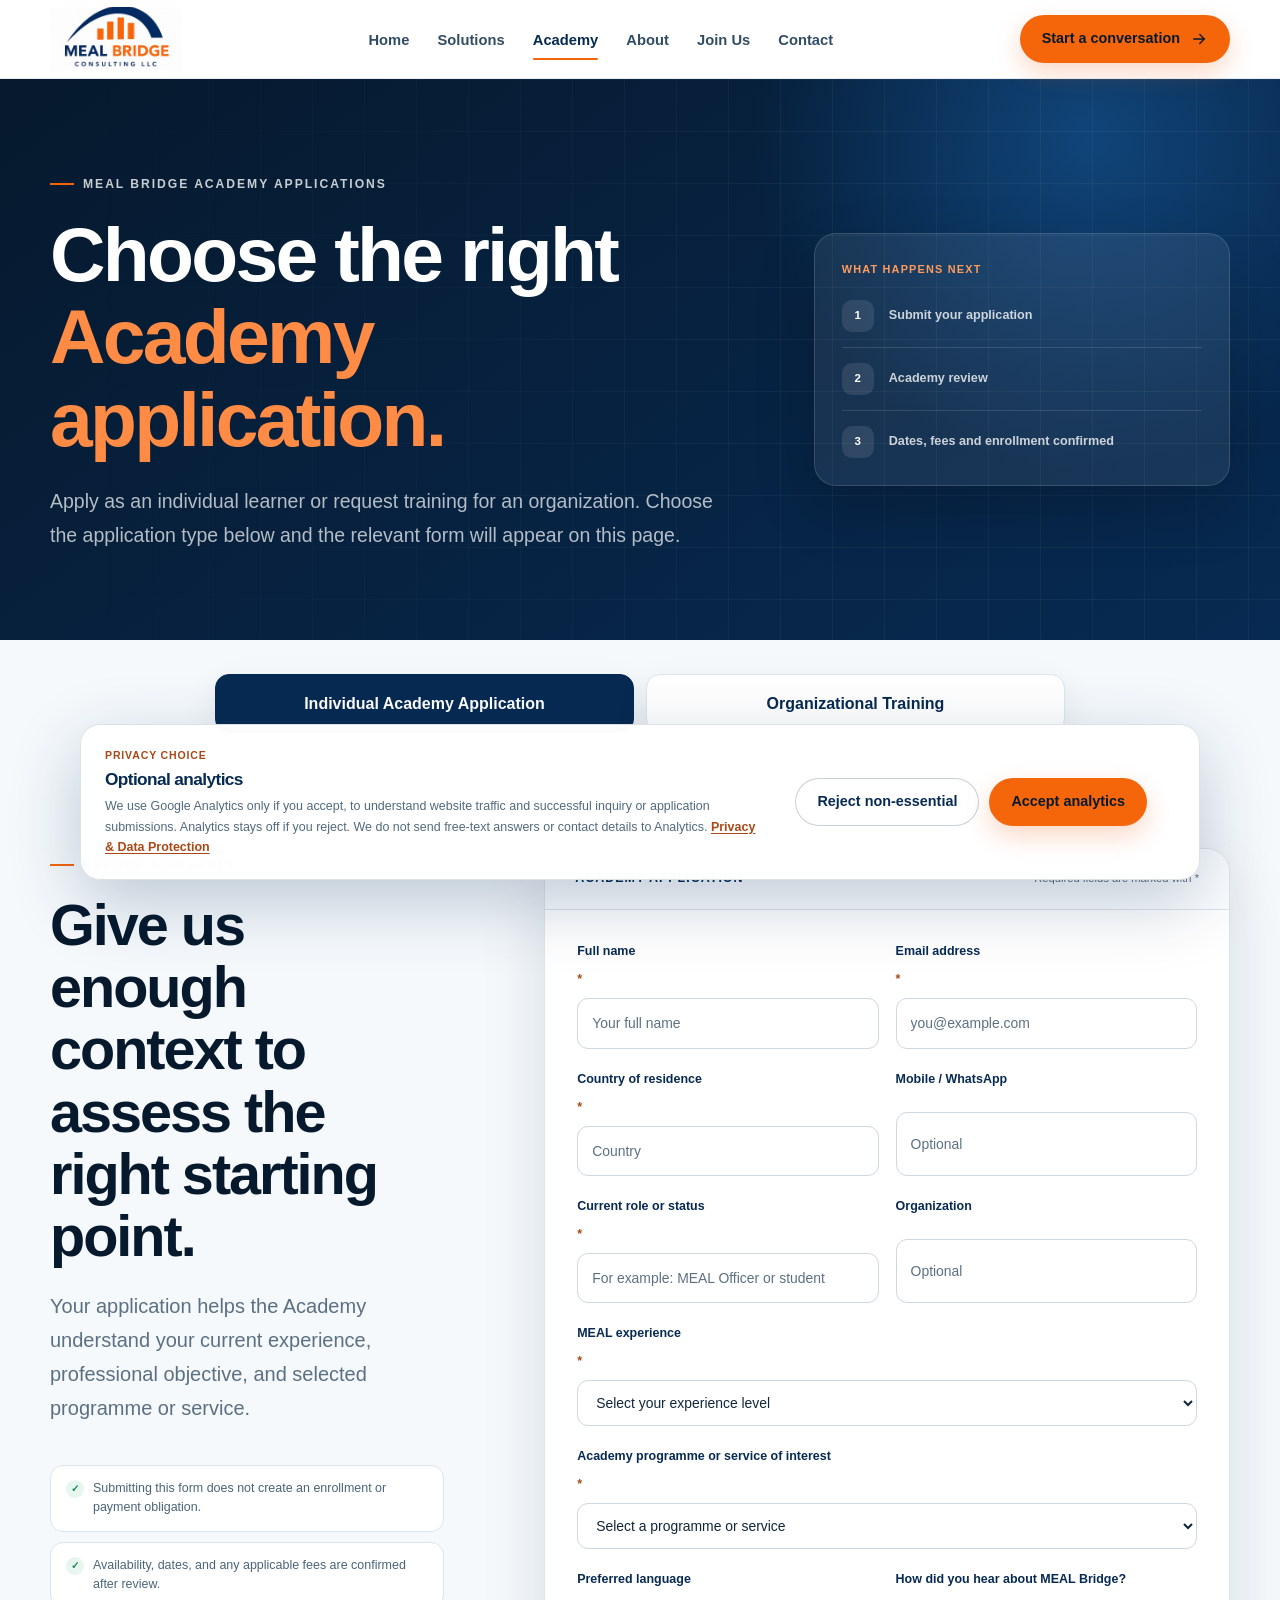
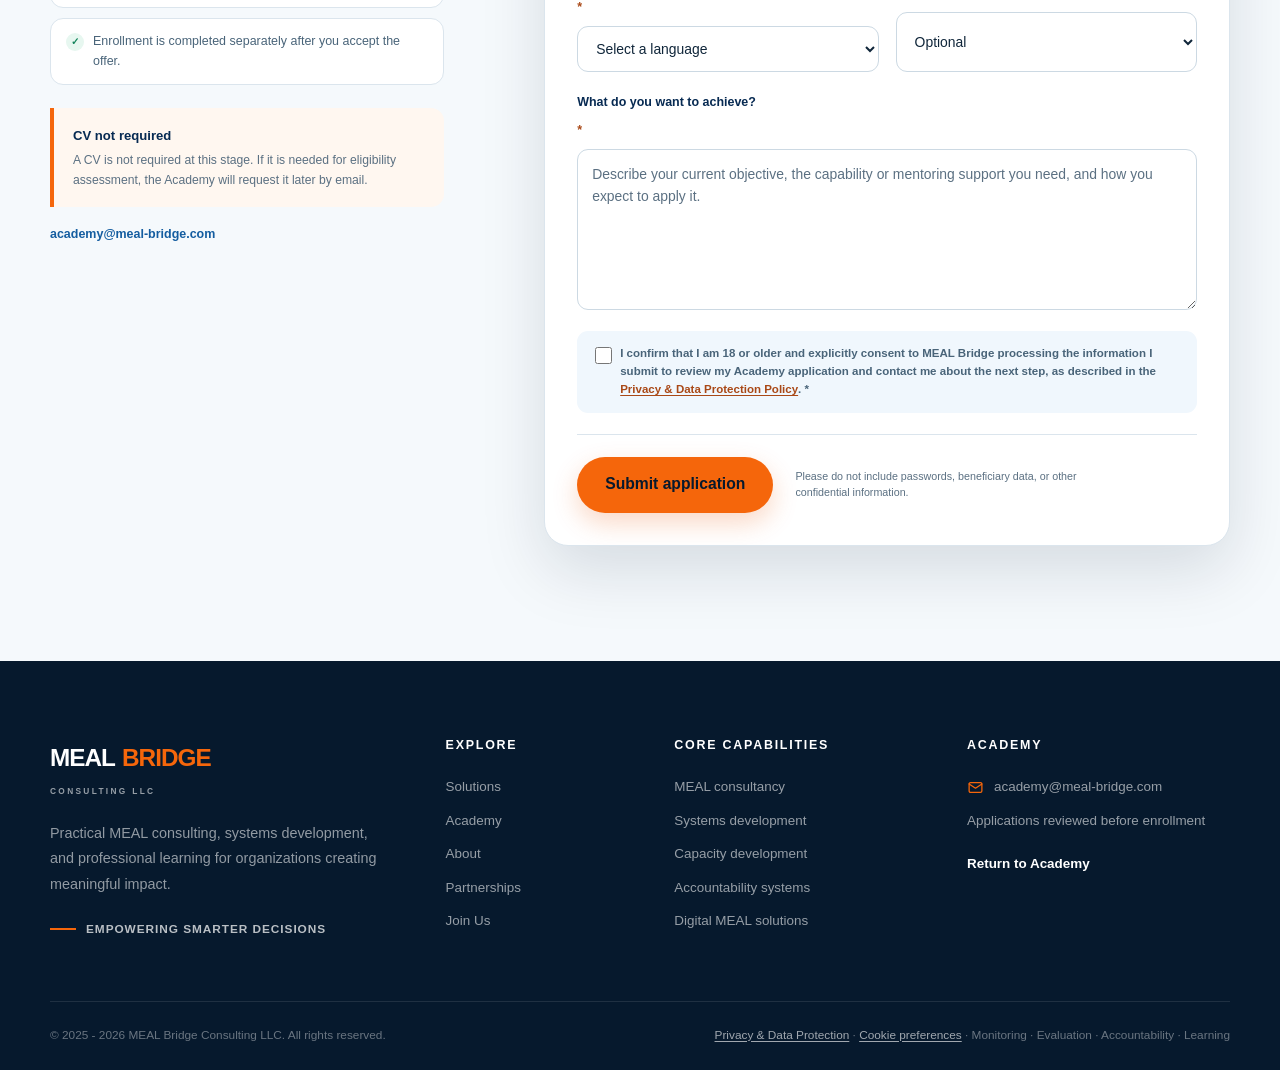
<file: academy-apply.html>
<!DOCTYPE html>

<html lang="en">

<head>
  <meta charset="utf-8" />
  <meta content="width=device-width, initial-scale=1" name="viewport" />
  <script src="js/i18n-init.js?v=3"></script>
  <style>
    html.i18n-loading body {
      visibility: hidden;
    }
  </style>
  <meta content="#072a52" name="theme-color" />
  <title data-i18n="academyApply.meta.title">Academy Applications &amp; Organizational Training | MEAL Bridge</title>
  <meta
    content="Apply for an individual MEAL Bridge Academy opportunity or request organizational training for your team."
    name="description" data-i18n-content="academyApply.meta.description" />
  <meta content="MEAL Bridge" name="application-name" />
  <meta content="noindex,follow" name="robots" />
  <meta content="telephone=no" name="format-detection" />
  <link href="https://meal-bridge.com/academy-apply.html" rel="canonical" />
  <link href="favicon.svg" rel="icon" type="image/svg+xml" />
  <style>
    html {
      max-width: 100%;
      overflow-x: hidden;
    }

    @supports (overflow: clip) {
      html {
        overflow-x: clip;
      }
    }

    @media (max-width: 760px) {
      .main-nav:not(.is-open) {
        display: none;
        visibility: hidden;
      }

      .main-nav.is-open {
        display: flex;
        visibility: visible;
      }
    }
  </style>
  <link href="assets/css/style.css" rel="stylesheet" />
  <meta content="website" property="og:type" />
  <meta content="MEAL Bridge Consulting LLC" property="og:site_name" />
  <meta content="en_US" property="og:locale" />
  <meta content="Academy Applications &amp; Organizational Training | MEAL Bridge" property="og:title"
    data-i18n-content="academyApply.meta.ogTitle" />
  <meta content="Choose between an individual Academy application and an organizational training request."
    property="og:description" data-i18n-content="academyApply.meta.ogDescription" />
  <meta content="https://meal-bridge.com/academy-apply.html" property="og:url" />
  <meta content="https://meal-bridge.com/og.png" property="og:image" />
  <meta content="https://meal-bridge.com/og.png" property="og:image:secure_url" />
  <meta content="image/png" property="og:image:type" />
  <meta content="1200" property="og:image:width" />
  <meta content="630" property="og:image:height" />
  <meta content="MEAL Bridge — stronger MEAL systems, better decisions, greater impact" property="og:image:alt"
    data-i18n-content="academyApply.meta.imageAlt" />
  <meta content="summary_large_image" name="twitter:card" />
  <meta content="Academy Applications &amp; Organizational Training | MEAL Bridge" name="twitter:title"
    data-i18n-content="academyApply.meta.twitterTitle" />
  <meta content="Apply individually to the Academy or request organizational training for your team."
    name="twitter:description" data-i18n-content="academyApply.meta.twitterDescription" />
  <meta content="https://meal-bridge.com/og.png" name="twitter:image" />
  <meta content="MEAL Bridge — stronger MEAL systems, better decisions, greater impact" name="twitter:image:alt"
    data-i18n-content="academyApply.meta.imageAlt" />
  <script defer src="js/analytics-consent.js"></script>
  <script defer="" src="js/main.js?v=4">
  </script>
  <script defer src="js/i18n.js?v=7"></script>
  <script defer src="js/analytics-events.js?v=4"></script>
</head>

<body>
  <a class="skip-link" href="#main-content" data-i18n="academyApply.navigation.skip">Skip to main content</a>
  <header class="site-header">
    <div class="container header-inner">
      <a href="index.html" class="brand" aria-label="MEAL Bridge home"
        data-i18n-aria-label="academyApply.accessibility.brandHome">
        <img src="assets/images/meal-bridge-logo.png" width="180" height="120" decoding="async"
          alt="MEAL Bridge Consulting LLC" data-i18n-alt="academyApply.accessibility.logoAlt" />
      </a>
      <nav class="main-nav" aria-label="Primary navigation"
        data-i18n-aria-label="academyApply.accessibility.primaryNavigation">
        <div class="mobile-nav-label">
          <span data-i18n="academyApply.navigation.navigate">Navigate</span>
          <button type="button" aria-label="Close navigation"
            data-i18n-aria-label="academyApply.accessibility.closeNavigation">
            <svg aria-hidden="true" fill="none" stroke="currentColor" stroke-linecap="round" stroke-linejoin="round"
              stroke-width="1.8" viewBox="0 0 24 24">
              <path d="M6 6l12 12M18 6 6 18"></path>
            </svg>
          </button>
        </div>
        <button type="button" style="display: none;" class="language-toggle" aria-label="Switch to Arabic"
          aria-pressed="false">العربية</button>
        <a href="index.html">Home</a>
        <a href="solutions.html">Solutions</a>
        <a href="academy.html" class="active" aria-current="page">Academy</a>
        <a href="about.html">About</a>
        <!--<a href="news.html">News</a>-->
        <a href="join-us.html">Join Us</a>
        <a href="contact.html">Contact</a>
        <a href="contact.html" class="button button-primary mobile-nav-cta" data-i18n="nav.conversation">Start a
          conversation <svg aria-hidden="true" fill="none" stroke="currentColor" stroke-linecap="round"
            stroke-linejoin="round" stroke-width="1.8" viewBox="0 0 24 24">
            <path d="M5 12h14"></path>
            <path d="m13 6 6 6-6 6"></path>
          </svg>
        </a>
      </nav>
      <div class="header-actions">
        <a href="contact.html" class="button button-primary header-cta" data-i18n="nav.conversation">Start a
          conversation <svg aria-hidden="true" fill="none" stroke="currentColor" stroke-linecap="round"
            stroke-linejoin="round" stroke-width="1.8" viewBox="0 0 24 24">
            <path d="M5 12h14"></path>
            <path d="m13 6 6 6-6 6"></path>
          </svg>
        </a>
        <button class="menu-button" type="button" aria-label="Open navigation" aria-expanded="false"
          data-i18n-aria-label="academyApply.accessibility.openNavigation">
          <svg aria-hidden="true" fill="none" stroke="currentColor" stroke-linecap="round" stroke-linejoin="round"
            stroke-width="1.8" viewBox="0 0 24 24">
            <path d="M4 7h16M4 12h16M4 17h16"></path>
          </svg>
        </button>
      </div>
    </div>
  </header>
  <main id="main-content">
    <section class="page-hero academy-application-hero">
      <div aria-hidden="true" class="page-hero-grid">
      </div>
      <div class="container page-hero-inner">
        <div>
          <span class="eyebrow eyebrow-light" data-i18n="academyApply.hero.eyebrow">MEAL Bridge Academy
            applications</span>
          <h1><span data-i18n="academyApply.hero.titleLead">Choose the right</span> <span class="hero-accent"
              data-i18n="academyApply.hero.titleAccent">Academy application.</span>
          </h1>
          <div class="page-hero-copy">
            <p data-i18n="academyApply.hero.copy">Apply as an individual learner or request training for an
              organization. Choose the application type below
              and the relevant form will appear on this page.</p>
          </div>
        </div>
        <aside aria-label="Academy application process" class="application-process"
          data-i18n-aria-label="academyApply.accessibility.process">
          <span data-i18n="academyApply.steps.title">What happens next</span>
          <ol>
            <li>
              <strong>1</strong>
              <p data-i18n="academyApply.steps.one">Submit your application</p>
            </li>
            <li>
              <strong>2</strong>
              <p data-i18n="academyApply.steps.two">Academy review</p>
            </li>
            <li>
              <strong>3</strong>
              <p data-i18n="academyApply.steps.three">Dates, fees and enrollment confirmed</p>
            </li>
          </ol>
        </aside>
      </div>
    </section>
    <section aria-label="Choose application type" class="academy-apply-switcher-section"
      data-i18n-aria-label="academyApply.accessibility.applicationTypeSection">
      <div class="container">
        <div aria-label="Academy application type" class="academy-apply-switcher" role="tablist"
          data-i18n-aria-label="academyApply.accessibility.applicationTypeTabs">
          <button id="individual-application-tab" aria-controls="individual-application-panel" aria-selected="true"
            class="academy-apply-switch is-active" data-apply-target="individual" role="tab" type="button"
            data-i18n="academyApply.switcher.individual">Individual
            Academy Application</button>
          <button id="organization-application-tab" aria-controls="organization-application-panel" aria-selected="false"
            class="academy-apply-switch" data-apply-target="organization" role="tab" type="button"
            data-i18n="academyApply.switcher.organization">Organizational
            Training</button>
        </div>
      </div>
    </section>
    <div class="academy-apply-panel is-active" data-apply-panel="individual" id="individual-application-panel"
      role="tabpanel" aria-labelledby="individual-application-tab" tabindex="0">
      <section class="section academy-application-section">
        <div class="container inquiry-grid">
          <div class="inquiry-context application-context">
            <div class="section-heading section-heading-left">
              <span class="eyebrow" data-i18n="academyApply.individualContext.eyebrow">Before you apply</span>
              <h2 data-i18n="academyApply.individualContext.title">Give us enough context to assess the right starting
                point.</h2>

              <div class="section-lead">
                <p data-i18n="academyApply.individualContext.lead">Your application helps the Academy understand your
                  current experience, professional objective, and
                  selected programme or service.</p>
              </div>
            </div>
            <ul class="application-check-list">
              <li data-i18n="academyApply.individualContext.pointOne">Submitting this form does not create an
                enrollment or payment obligation.</li>
              <li data-i18n="academyApply.individualContext.pointTwo">Availability, dates, and any applicable fees are
                confirmed after review.</li>
              <li data-i18n="academyApply.individualContext.pointThree">Enrollment is completed separately after you
                accept the offer.</li>
            </ul>
            <div class="application-cv-note">
              <strong data-i18n="academyApply.individualContext.noteTitle">CV not required</strong>
              <p data-i18n="academyApply.individualContext.noteText">A CV is not required at this stage. If it is
                needed for eligibility assessment, the Academy will
                request it later by email.</p>
            </div>
            <a class="application-email" href="mailto:academy@meal-bridge.com">academy@meal-bridge.com</a>
          </div>
          <div class="form-shell">
            <div class="form-shell-head">
              <span data-i18n="academyApply.form.title">Academy application</span>
              <p data-i18n="academyApply.form.required">Required fields are marked with *</p>
            </div>
            <form action="https://submit-form.com/HhDC3X93G" class="academy-application-form"
              data-fallback-email="academy@meal-bridge.com" data-form-type="academy-application" method="POST">
              <input name="submission_type" type="hidden" value="Individual Academy application" />
              <input name="application_type" type="hidden" value="" />
              <input name="source_page" type="hidden" value="meal-bridge.com/academy-apply.html" />
              <input aria-hidden="true" autocomplete="off" class="form-honeypot" name="_honeypot" tabindex="-1"
                type="text" />
              <div class="form-row-new">
                <label data-i18n="academyApply.form.fullName">Full name <span>*</span>
                  <input autocomplete="name" maxlength="100" minlength="2" name="full_name" placeholder="Your full name"
                    data-i18n-placeholder="academyApply.form.fullNamePlaceholder" required="" type="text" />
                </label>
                <label data-i18n="academyApply.form.emailAddress">Email address <span>*</span>
                  <input autocomplete="email" name="email" placeholder="you@example.com"
                    data-i18n-placeholder="academyApply.form.emailPlaceholder" required="" type="email" />
                </label>
              </div>
              <div class="form-row-new">
                <label data-i18n="academyApply.form.countryResidence">Country of residence <span>*</span>
                  <input autocomplete="country-name" maxlength="80" name="country" placeholder="Country"
                    data-i18n-placeholder="academyApply.form.countryPlaceholder" required="" type="text" />
                </label>
                <label data-i18n="academyApply.form.mobileWhatsapp">Mobile / WhatsApp<input autocomplete="tel"
                    inputmode="tel" maxlength="40" name="mobile_whatsapp" placeholder="Optional"
                    data-i18n-placeholder="academyApply.form.optionalPlaceholder" type="tel" />
                </label>
              </div>
              <div class="form-row-new">
                <label data-i18n="academyApply.form.currentRole">Current role or status <span>*</span>
                  <input autocomplete="organization-title" maxlength="120" name="current_role"
                    placeholder="For example: MEAL Officer or student"
                    data-i18n-placeholder="academyApply.form.currentRolePlaceholder" required="" type="text" />
                </label>
                <label data-i18n="academyApply.form.organization">Organization<input autocomplete="organization"
                    maxlength="150" name="organization" placeholder="Optional"
                    data-i18n-placeholder="academyApply.form.optionalPlaceholder" type="text" />
                </label>
              </div>
              <label data-i18n="academyApply.form.mealExperience">MEAL experience <span>*</span>
                <select name="meal_experience" required="">
                  <option disabled="" selected="" value="" data-i18n="academyApply.form.mealExperiencePrompt">Select
                    your experience level</option>
                  <option data-i18n="academyApply.form.mealExperienceNone">No formal MEAL experience</option>
                  <option data-i18n="academyApply.form.mealExperienceLessOne">Less than 1 year</option>
                  <option data-i18n="academyApply.form.mealExperienceOneThree">1–3 years</option>
                  <option data-i18n="academyApply.form.mealExperienceFourSeven">4–7 years</option>
                  <option data-i18n="academyApply.form.mealExperienceEightPlus">8 years or more</option>
                </select>
              </label>
              <label data-i18n="academyApply.form.programme">Academy programme or service of interest <span>*</span>
                <select name="program" required="">
                  <option disabled="" selected="" value="" data-i18n="academyApply.form.programmePrompt">Select a
                    programme or service</option>
                  <optgroup label="Academy services" data-i18n-label="academyApply.form.servicesGroup">
                    <option data-program-type="Mentoring session" data-i18n="academyApply.form.mentoringSession">
                      Professional mentoring session</option>
                  </optgroup>
                  <optgroup label="Individual courses" data-i18n-label="academyApply.form.coursesGroup">
                    <option data-program-type="Individual course" data-i18n="academyApply.form.courseFundamentals">
                      MEAL Fundamentals</option>
                    <option data-program-type="Individual course" data-i18n="academyApply.form.courseCareer">Building
                      a MEAL Career</option>
                    <option data-program-type="Individual course" data-i18n="academyApply.form.courseMonitoring">
                      Monitoring and Indicator Systems</option>
                    <option data-program-type="Individual course" data-i18n="academyApply.form.courseEvaluation">
                      Evaluation Design and Practice</option>
                    <option data-program-type="Individual course" data-i18n="academyApply.form.courseAccountability">
                      Accountability and Community Engagement</option>
                    <option data-program-type="Individual course" data-i18n="academyApply.form.courseLearning">
                      Organizational Learning and Adaptive Management
                    </option>
                    <option data-program-type="Individual course" data-i18n="academyApply.form.courseDataManagement">
                      MEAL Data Management</option>
                    <option data-program-type="Individual course" data-i18n="academyApply.form.courseDataAnalysis">
                      MEAL Data Analysis and Interpretation</option>
                    <option data-program-type="Individual course" data-i18n="academyApply.form.courseSystemDesign">
                      MEAL System Design</option>
                    <option data-program-type="Individual course"
                      data-i18n="academyApply.form.courseOrganizationalFunctions">Building Organizational MEAL
                      Functions</option>
                    <option data-program-type="Individual course" data-i18n="academyApply.form.courseVisualization">
                      Data Visualization, Dashboards and Reporting</option>
                    <option data-program-type="Individual course" data-i18n="academyApply.form.courseDigital">Digital
                      MEAL and AI</option>
                    <option data-program-type="Individual course" data-i18n="academyApply.form.courseHumanitarian">
                      MEAL in Humanitarian and Conflict-Affected Contexts
                    </option>
                    <option data-program-type="Individual course"
                      data-i18n="academyApply.form.courseAdvancedEvaluation">Advanced Evaluation Methods</option>
                    <option data-program-type="Individual course" data-i18n="academyApply.form.courseThirdParty">
                      Third-Party Monitoring and Independent Verification
                    </option>
                    <option data-program-type="Individual course" data-i18n="academyApply.form.courseLeadership">MEAL
                      Leadership and Management</option>
                  </optgroup>
                  <optgroup label="Professional learning pathways" data-i18n-label="academyApply.form.pathwaysGroup">
                    <option data-program-type="Professional pathway" data-i18n="academyApply.form.pathwayExplorer">
                      MEAL Explorer</option>
                    <option data-program-type="Professional pathway" data-i18n="academyApply.form.pathwayPractitioner">
                      MEAL Practitioner</option>
                    <option data-program-type="Professional pathway"
                      data-i18n="academyApply.form.pathwaySystemsDesigner">MEAL Systems Designer</option>
                    <option data-program-type="Professional pathway" data-i18n="academyApply.form.pathwayDataDigital">
                      MEAL Data and Digital Specialist</option>
                    <option data-program-type="Professional pathway" data-i18n="academyApply.form.pathwayHumanitarian">
                      Humanitarian MEAL Specialist</option>
                    <option data-program-type="Professional pathway" data-i18n="academyApply.form.pathwayEvaluation">
                      MEAL Evaluation Specialist</option>
                    <option data-program-type="Professional pathway" data-i18n="academyApply.form.pathwayManager">MEAL
                      Manager</option>
                  </optgroup>
                </select>
              </label>
              <div class="form-row-new">
                <label data-i18n="academyApply.form.preferredLanguage">Preferred language <span>*</span>
                  <select name="preferred_language" required="">
                    <option disabled="" selected="" value="" data-i18n="academyApply.form.languagePrompt">Select a
                      language</option>
                    <option data-i18n="academyApply.form.languageArabic">Arabic</option>
                    <option data-i18n="academyApply.form.languageEnglish">English</option>
                    <option data-i18n="academyApply.form.languageEither">Either Arabic or English</option>
                  </select>
                </label>
                <label data-i18n="academyApply.form.referralSource">How did you hear about MEAL Bridge?
                  <select name="referral_source">
                    <option selected="" value="" data-i18n="academyApply.form.referralOptional">Optional</option>
                    <option data-i18n="academyApply.form.referralLinkedin">LinkedIn</option>
                    <option data-i18n="academyApply.form.referralFacebook">Facebook</option>
                    <option data-i18n="academyApply.form.referralColleague">Colleague or friend</option>
                    <option data-i18n="academyApply.form.referralEmployer">Employer or organization</option>
                    <option data-i18n="academyApply.form.referralSearch">Search engine</option>
                    <option data-i18n="academyApply.form.referralPrevious">Previous MEAL Bridge activity</option>
                    <option data-i18n="academyApply.form.referralOther">Other</option>
                  </select>
                </label>
              </div>
              <label data-i18n="academyApply.form.learningObjective">What do you want to achieve? <span>*</span>
                <textarea maxlength="3000" minlength="20" name="learning_objective"
                  placeholder="Describe your current objective, the capability or mentoring support you need, and how you expect to apply it."
                  data-i18n-placeholder="academyApply.form.learningObjectivePlaceholder" required="" rows="6">
</textarea>
              </label>
              <label class="checkbox-field">
                <input name="data_use_consent" required="" type="checkbox" value="Yes" />
                <span><span data-i18n="academyApply.form.consentStart">I confirm that I am 18 or older and explicitly
                    consent to MEAL Bridge processing the information I submit to review my Academy application and
                    contact me about the next step, as described in the </span><a href="privacy.html" target="_blank"
                    rel="noopener" data-i18n="academyApply.form.consentPolicy">Privacy &amp; Data Protection
                    Policy</a><span data-i18n="academyApply.form.consentEnd">. *</span></span>
              </label>
              <div class="form-submit-row">
                <button class="button button-primary button-large" type="submit"
                  data-i18n="academyApply.form.submit">Submit application</button>
                <p data-i18n="academyApply.form.confidentiality">Please do not include passwords, beneficiary data, or
                  other confidential information.</p>
              </div>
            </form>
          </div>
        </div>
      </section>
    </div>
    <div class="academy-apply-panel" data-apply-panel="organization" hidden="" id="organization-application-panel"
      role="tabpanel" aria-labelledby="organization-application-tab" tabindex="0">
      <section class="section academy-application-section">
        <div class="container inquiry-grid">
          <div class="inquiry-context application-context">
            <div class="section-heading section-heading-left">
              <span class="eyebrow" data-i18n="academyTraining.context.eyebrow">Before you request training</span>
              <h2 data-i18n="academyTraining.context.title">Give us enough context to shape a useful first response.
              </h2>

              <div class="section-lead">
                <p data-i18n="academyTraining.context.lead">Your request helps the Academy understand the
                  organizational objective, participant profile,
                  operating context, and level of customization required.</p>
              </div>
            </div>
            <ul class="application-check-list">
              <li data-i18n="academyTraining.context.pointOne">Submitting this request does not create a contractual
                or payment obligation.</li>
              <li data-i18n="academyTraining.context.pointTwo">Scope, delivery format, timing, and fees are confirmed
                after review.</li>
              <li data-i18n="academyTraining.context.pointThree">Customized and applied programmes may require a short
                discovery call.</li>
            </ul>
            <div class="application-cv-note">
              <strong data-i18n="academyTraining.context.noteTitle">Keep the first request practical</strong>
              <p data-i18n="academyTraining.context.noteText">Do not include beneficiary data, passwords, internal
                datasets, or other confidential information. We
                can arrange a protected follow-up channel if needed.</p>
            </div>
            <a class="application-email" href="mailto:academy@meal-bridge.com">academy@meal-bridge.com</a>
          </div>
          <div class="form-shell">
            <div class="form-shell-head">
              <span data-i18n="academyTraining.form.title">Organizational training request</span>
              <p data-i18n="academyTraining.form.required">Required fields are marked with *</p>
            </div>
            <form action="https://submit-form.com/zAmPaD0Im"
              class="academy-application-form organizational-training-form"
              data-fallback-email="academy@meal-bridge.com" data-form-type="organizational-training" method="POST">
              <input name="submission_type" type="hidden" value="Organizational training request" />
              <input name="source_page" type="hidden" value="meal-bridge.com/academy-apply.html" />
              <input aria-hidden="true" autocomplete="off" class="form-honeypot" name="_honeypot" tabindex="-1"
                type="text" />
              <div class="form-row-new">
                <label data-i18n="academyTraining.form.contactPerson">Contact person <span>*</span>
                  <input autocomplete="name" maxlength="100" minlength="2" name="contact_person" placeholder="Full name"
                    data-i18n-placeholder="academyTraining.form.fullNamePlaceholder" required="" type="text" />
                </label>
                <label data-i18n="academyTraining.form.workEmail">Work email <span>*</span>
                  <input autocomplete="email" name="email" placeholder="you@organization.org"
                    data-i18n-placeholder="academyTraining.form.workEmailPlaceholder" required="" type="email" />
                </label>
              </div>
              <div class="form-row-new">
                <label data-i18n="academyTraining.form.phoneWhatsapp">Phone / WhatsApp<input autocomplete="tel"
                    inputmode="tel" maxlength="40" name="phone_whatsapp" placeholder="Optional"
                    data-i18n-placeholder="academyTraining.form.optionalPlaceholder" type="tel" />
                </label>
                <label data-i18n="academyTraining.form.positionTitle">Position or title <span>*</span><input
                    autocomplete="organization-title" maxlength="120" name="contact_title"
                    placeholder="Your role in the organization"
                    data-i18n-placeholder="academyTraining.form.positionPlaceholder" required="" type="text" />
                </label>
              </div>
              <div class="form-row-new">
                <label data-i18n="academyTraining.form.organization">Organization <span>*</span>
                  <input autocomplete="organization" maxlength="150" name="organization" placeholder="Organization name"
                    data-i18n-placeholder="academyTraining.form.organizationPlaceholder" required="" type="text" />
                </label>
                <label data-i18n="academyTraining.form.country">Country <span>*</span><input autocomplete="country-name"
                    maxlength="80" name="country" placeholder="Country"
                    data-i18n-placeholder="academyTraining.form.countryPlaceholder" required="" type="text" />
                </label>
              </div>
              <div class="form-row-new">
                <label data-i18n="academyTraining.form.organizationType">Organization type <span>*</span>
                  <select name="organization_type" required="">
                    <option disabled="" selected="" value="" data-i18n="academyTraining.form.organizationTypePrompt">
                      Select organization type</option>
                    <option data-i18n="academyTraining.form.organizationTypeNgo">NGO / INGO</option>
                    <option data-i18n="academyTraining.form.organizationTypeUn">UN agency</option>
                    <option data-i18n="academyTraining.form.organizationTypeGovernment">Government / public
                      institution</option>
                    <option data-i18n="academyTraining.form.organizationTypeUniversity">University / academic
                      institution</option>
                    <option data-i18n="academyTraining.form.organizationTypePrivate">Private sector</option>
                    <option data-i18n="academyTraining.form.organizationTypeCivil">Civil society or voluntary group
                    </option>
                    <option data-i18n="academyTraining.form.organizationTypeOther">Other</option>
                  </select>
                </label>
                <label data-i18n="academyTraining.form.estimatedParticipants">Estimated participants
                  <span>*</span><input inputmode="numeric" max="1000" min="1" name="estimated_participants"
                    placeholder="For example: 20"
                    data-i18n-placeholder="academyTraining.form.estimatedParticipantsPlaceholder" required=""
                    type="number" /></label>
              </div>
              <label data-i18n="academyTraining.form.participantProfile">Participant roles and profile
                <span>*</span><textarea maxlength="1500" minlength="10" name="participant_profile"
                  placeholder="Describe the expected participants, their roles, and their approximate experience level."
                  data-i18n-placeholder="academyTraining.form.participantProfilePlaceholder" required=""
                  rows="4"></textarea></label>
              <label data-i18n="academyTraining.form.programmeFormat">Preferred programme format <span>*</span>
                <select name="programme_format" required="">
                  <option disabled="" selected="" value="" data-i18n="academyTraining.form.programmeFormatPrompt">
                    Select a format</option>
                  <option data-i18n="academyTraining.form.programmeFormatStandard">Standard Academy course for a team
                  </option>
                  <option data-i18n="academyTraining.form.programmeFormatCustom">Customized organizational training
                  </option>
                  <option data-i18n="academyTraining.form.programmeFormatApplied">Applied capability-development
                    programme</option>
                  <option data-i18n="academyTraining.form.programmeFormatRecommend">Not sure — recommend the best
                    format</option>
                </select>
              </label>
              <label data-i18n="academyTraining.form.trainingNeed">Training need and current challenge
                <span>*</span><textarea maxlength="3000" minlength="20" name="training_need"
                  placeholder="What capability gap, operational problem, or organizational priority should this training address?"
                  data-i18n-placeholder="academyTraining.form.trainingNeedPlaceholder" required=""
                  rows="5"></textarea></label>
              <label data-i18n="academyTraining.form.technicalArea">Preferred technical area <span>*</span><textarea
                  maxlength="1500" minlength="5" name="technical_area"
                  placeholder="For example: MEAL system design, accountability, evaluation, data analysis, dashboards, digital MEAL, or team leadership."
                  data-i18n-placeholder="academyTraining.form.technicalAreaPlaceholder" required=""
                  rows="3"></textarea></label>
              <div class="form-row-new">
                <label data-i18n="academyTraining.form.preferredLanguage">Preferred language <span>*</span>
                  <select name="preferred_language" required="">
                    <option disabled="" selected="" value="" data-i18n="academyTraining.form.languagePrompt">Select a
                      language</option>
                    <option data-i18n="academyTraining.form.languageArabic">Arabic</option>
                    <option data-i18n="academyTraining.form.languageEnglish">English</option>
                    <option data-i18n="academyTraining.form.languageBilingual">Bilingual Arabic and English</option>
                  </select>
                </label>
                <label data-i18n="academyTraining.form.deliveryFormat">Delivery format <span>*</span>
                  <select name="delivery_format" required="">
                    <option disabled="" selected="" value="" data-i18n="academyTraining.form.deliveryFormatPrompt">
                      Select a delivery format</option>
                    <option data-i18n="academyTraining.form.deliveryFormatOnline">Online</option>
                    <option data-i18n="academyTraining.form.deliveryFormatInPerson">In person</option>
                    <option data-i18n="academyTraining.form.deliveryFormatHybrid">Hybrid</option>
                    <option data-i18n="academyTraining.form.deliveryFormatUndecided">Not yet decided</option>
                  </select>
                </label>
              </div>
              <div class="form-row-new">
                <label data-i18n="academyTraining.form.preferredTiming">Preferred timing<input maxlength="120"
                    name="preferred_timing" placeholder="Optional — proposed month or deadline"
                    data-i18n-placeholder="academyTraining.form.preferredTimingPlaceholder" type="text" /></label>
                <label data-i18n="academyTraining.form.budgetStatus">Funding / budget status<select
                    name="budget_status">
                    <option selected="" value="" data-i18n="academyTraining.form.budgetOptional">Optional</option>
                    <option data-i18n="academyTraining.form.budgetConfirmed">Budget confirmed</option>
                    <option data-i18n="academyTraining.form.budgetDeveloping">Budget under development</option>
                    <option data-i18n="academyTraining.form.budgetSeeking">Seeking funding</option>
                    <option data-i18n="academyTraining.form.budgetEstimate">Requesting an initial cost estimate
                    </option>
                    <option data-i18n="academyTraining.form.budgetUndecided">Not yet decided</option>
                  </select></label>
              </div>
              <label data-i18n="academyTraining.form.desiredOutcome">Desired organizational outcome
                <span>*</span><textarea maxlength="3000" minlength="20" name="desired_outcome"
                  placeholder="What should participants or the organization be able to do differently after the engagement?"
                  data-i18n-placeholder="academyTraining.form.desiredOutcomePlaceholder" required=""
                  rows="5"></textarea></label>
              <label class="checkbox-field">
                <input name="data_use_consent" required="" type="checkbox" value="Yes" />
                <span><span data-i18n="academyTraining.form.consentStart">I confirm that I am 18 or older and explicitly
                    consent to MEAL Bridge processing the information I submit to review this organizational training
                    request and contact me about the next step, as described in the </span><a href="privacy.html"
                    target="_blank" rel="noopener" data-i18n="academyTraining.form.consentPolicy">Privacy &amp; Data
                    Protection Policy</a><span data-i18n="academyTraining.form.consentEnd">. *</span></span>
              </label>
              <div class="form-submit-row">
                <button class="button button-primary button-large" type="submit"
                  data-i18n="academyTraining.form.submit">Submit training request</button>
                <p data-i18n="academyTraining.form.confidentiality">Please do not include passwords, beneficiary data,
                  or other confidential information.</p>
              </div>
            </form>
          </div>
        </div>
      </section>
    </div>
  </main>
  <footer class="site-footer">
    <div class="container footer-main">
      <div class="footer-brand">
        <a aria-label="MEAL Bridge home" class="footer-wordmark" href="index.html"
          data-i18n-aria-label="academyApply.accessibility.brandHome">
          <span>MEAL</span> BRIDGE<small>CONSULTING LLC</small>
        </a>
        <p data-i18n="index.footer.description">Practical MEAL consulting, systems development, and professional
          learning for organizations creating
          meaningful impact.</p>
        <div class="footer-signal">
          <span>
          </span>Empowering smarter decisions
        </div>
      </div>
      <div class="footer-column">
        <h2 data-i18n="index.footer.explore">Explore</h2>
        <a href="solutions.html" data-i18n="nav.solutions">Solutions</a>
        <a href="academy.html" data-i18n="nav.academy">Academy</a>
        <a href="about.html" data-i18n="nav.about">About</a>
        <a href="contact.html?intent=partnership" data-i18n="index.footer.partnerships">Partnerships</a>
        <a href="join-us.html" data-i18n="nav.join">Join Us</a>
      </div>
      <div class="footer-column">
        <h2 data-i18n="index.footer.capabilities">Core capabilities</h2>
        <a href="solutions.html#consultancy" data-i18n="index.footer.consultancy">MEAL consultancy</a>
        <a href="solutions.html#systems" data-i18n="index.footer.systems">Systems development</a>
        <a href="academy.html" data-i18n="index.footer.capacity">Capacity development</a>
        <a href="solutions.html#accountability" data-i18n="index.footer.accountability">Accountability systems</a>
        <a href="solutions.html#digital" data-i18n="index.footer.digital">Digital MEAL solutions</a>
      </div>
      <div class="footer-column footer-contact">
        <h2 data-i18n="nav.academy">Academy</h2>
        <a href="mailto:academy@meal-bridge.com"><svg aria-hidden="true" fill="none" stroke="currentColor"
            stroke-linecap="round" stroke-linejoin="round" stroke-width="1.8" viewbox="0 0 24 24">
            <rect height="14" rx="2" width="18" x="3" y="5"></rect>
            <path d="m3 7 9 6 9-6"></path>
          </svg>academy@meal-bridge.com</a>
        <span data-i18n="academyApply.footer.reviewNote">Applications reviewed before enrollment</span>
        <a class="text-link" href="academy.html" data-i18n="academyApply.footer.return">Return to Academy</a>
      </div>
    </div>
    <div class="container footer-bottom">
      <p data-i18n="index.footer.copyright">© 2025 - 2026 MEAL Bridge Consulting LLC. All rights reserved.</p>
      <p><a href="privacy.html" data-i18n="index.footer.privacy">Privacy &amp; Data Protection</a><span
          data-i18n="index.footer.disciplines"> · Monitoring · Evaluation · Accountability · Learning</span>
      </p>
    </div>
  </footer>
</body>

</html>
</file>
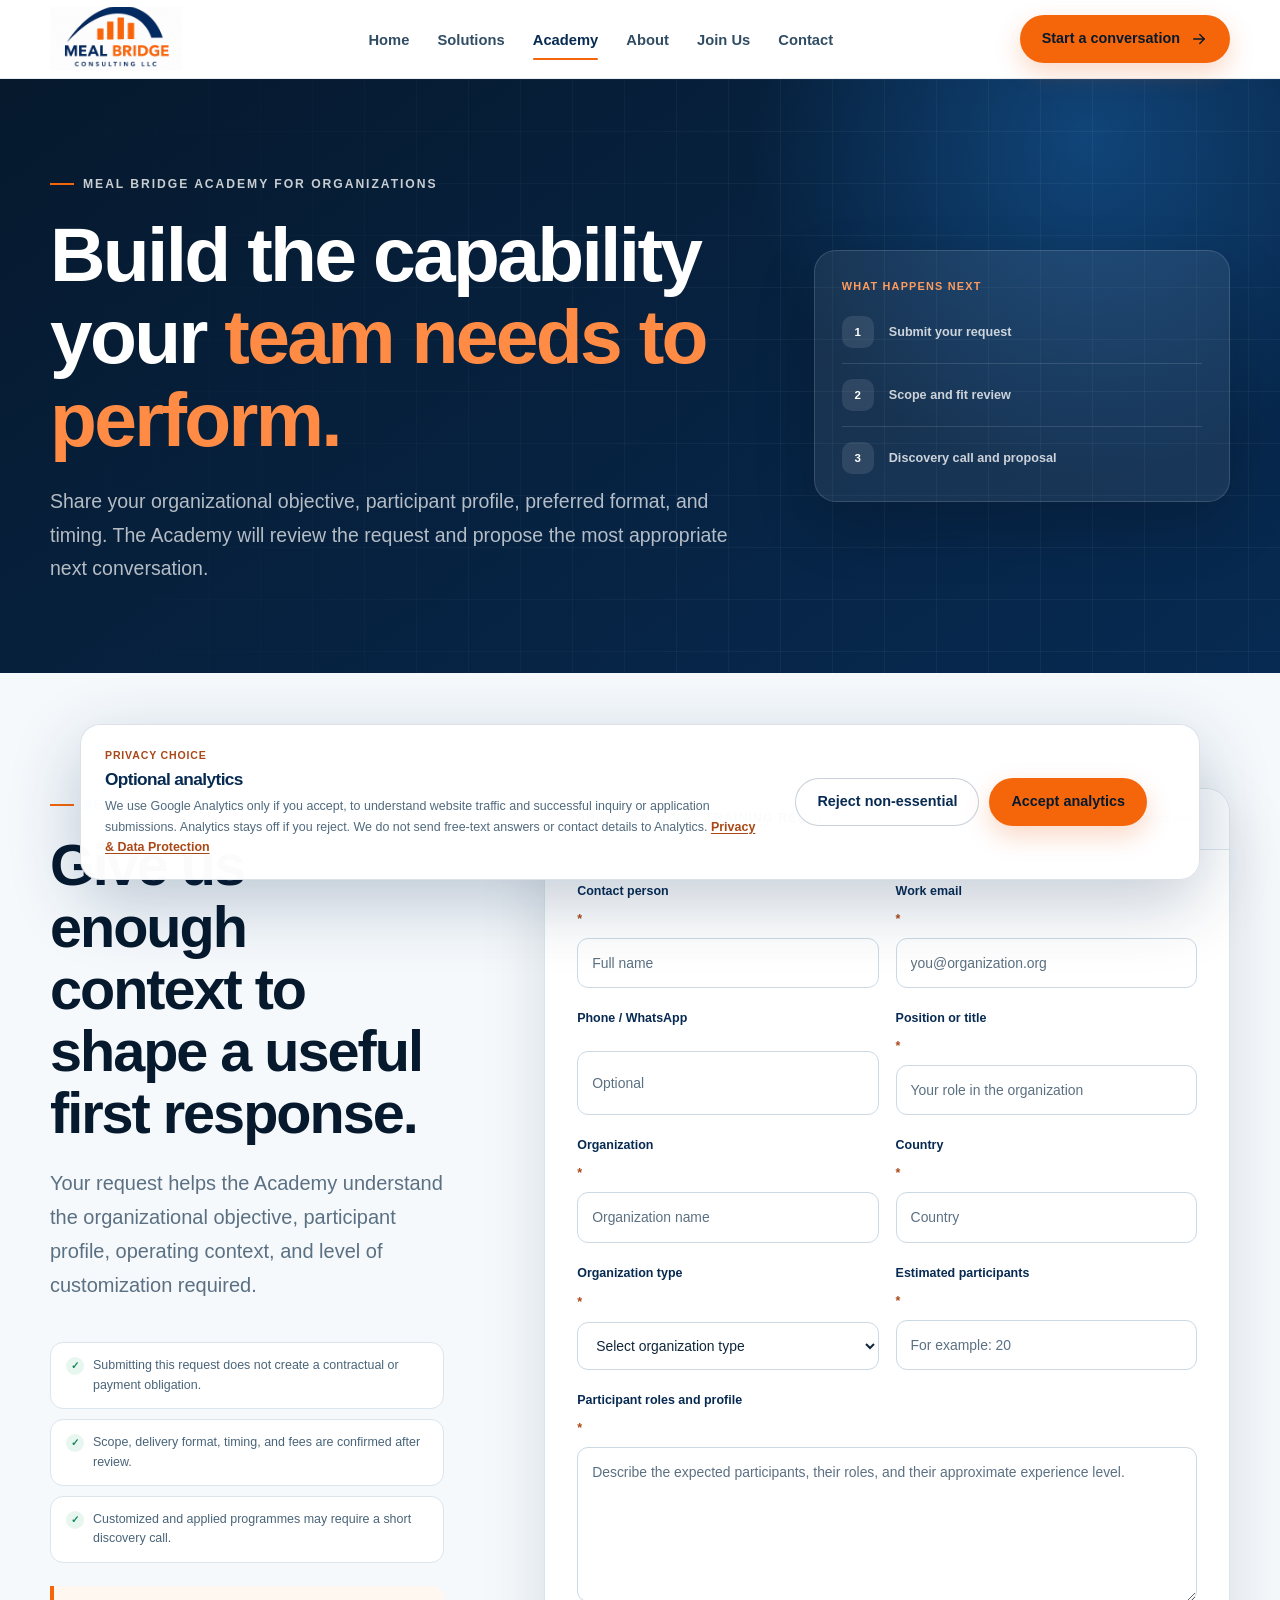
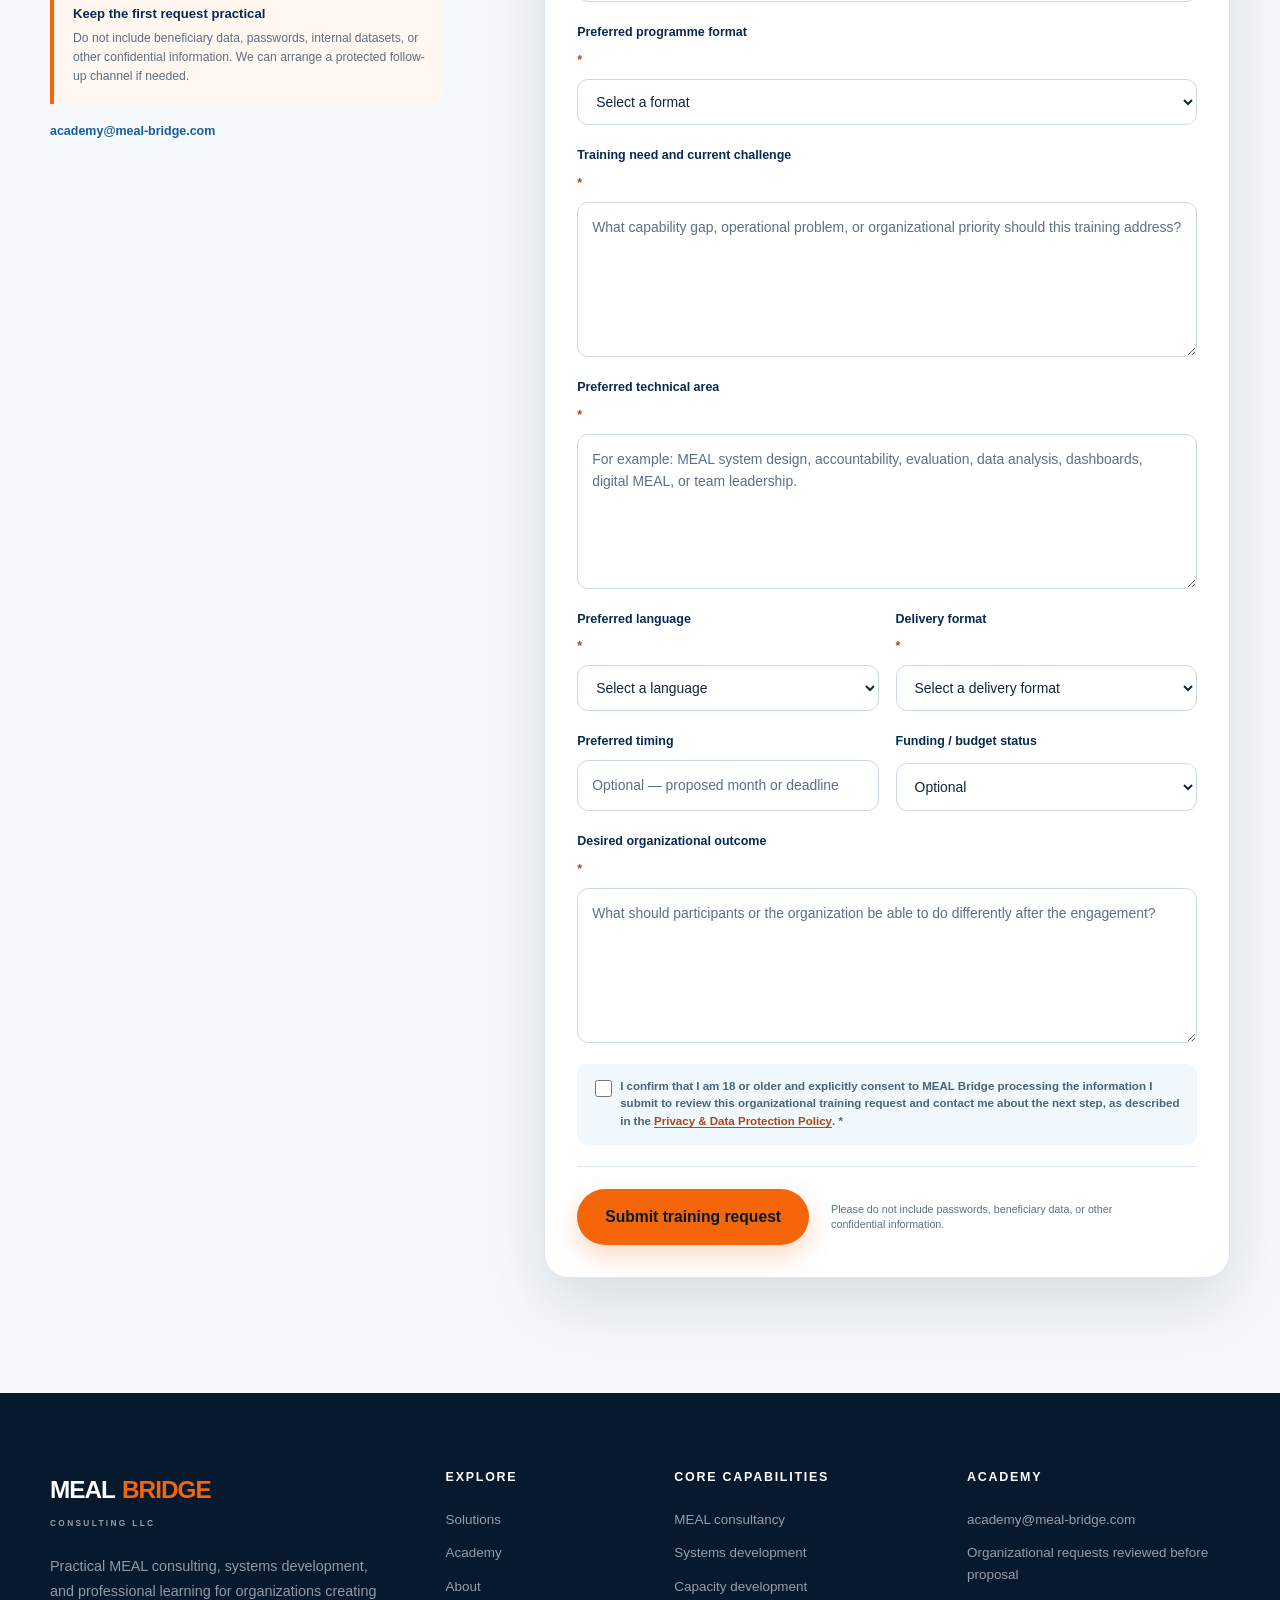
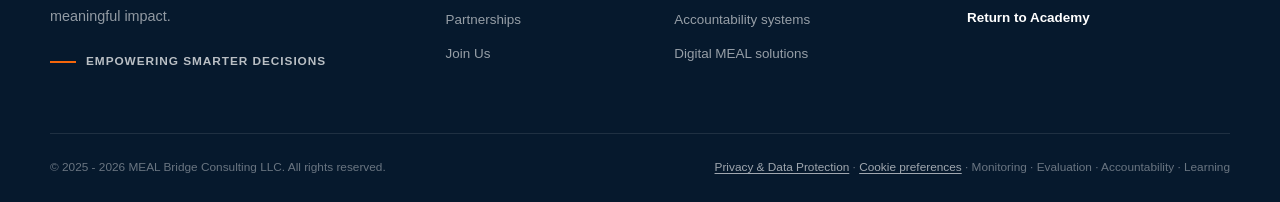
<file: academy-training.html>
<!doctype html>
<html lang="en">

<head>
  <meta charset="utf-8">
  <meta name="viewport" content="width=device-width, initial-scale=1">
  <script src="js/i18n-init.js?v=3"></script>
  <style>
    html.i18n-loading body {
      visibility: hidden;
    }
  </style>
  <meta name="theme-color" content="#072a52">
  <title data-i18n="academyTraining.meta.title">Organizational Training Request | MEAL Bridge Academy</title>
  <meta name="description"
    content="Request customized organizational MEAL training, team development, or an applied capability-strengthening programme from MEAL Bridge Academy."
    data-i18n-content="academyTraining.meta.description">
  <meta name="application-name" content="MEAL Bridge">
  <meta name="robots" content="noindex,follow">
  <meta name="format-detection" content="telephone=no">
  <link rel="canonical" href="https://meal-bridge.com/academy-training.html">
  <link rel="icon" href="favicon.svg" type="image/svg+xml">
  <style>
    html {
      max-width: 100%;
      overflow-x: hidden;
    }

    @supports (overflow: clip) {
      html {
        overflow-x: clip;
      }
    }

    @media (max-width: 760px) {
      .main-nav:not(.is-open) {
        display: none;
        visibility: hidden;
      }

      .main-nav.is-open {
        display: flex;
        visibility: visible;
      }
    }
  </style>
  <link rel="stylesheet" href="assets/css/style.css">
  <meta property="og:type" content="website">
  <meta property="og:site_name" content="MEAL Bridge Consulting LLC">
  <meta property="og:locale" content="en_US">
  <meta property="og:title" content="Organizational Training Request | MEAL Bridge Academy"
    data-i18n-content="academyTraining.meta.ogTitle">
  <meta property="og:description"
    content="Request team training or a broader organizational capability-development engagement from MEAL Bridge Academy."
    data-i18n-content="academyTraining.meta.ogDescription">
  <meta property="og:url" content="https://meal-bridge.com/academy-training.html">
  <meta property="og:image" content="https://meal-bridge.com/og.png">
  <meta property="og:image:secure_url" content="https://meal-bridge.com/og.png">
  <meta property="og:image:type" content="image/png">
  <meta property="og:image:width" content="1200">
  <meta property="og:image:height" content="630">
  <meta property="og:image:alt" content="MEAL Bridge — stronger MEAL systems, better decisions, greater impact"
    data-i18n-content="academyTraining.meta.imageAlt">
  <meta name="twitter:card" content="summary_large_image">
  <meta name="twitter:title" content="Organizational Training Request | MEAL Bridge Academy"
    data-i18n-content="academyTraining.meta.twitterTitle">
  <meta name="twitter:description"
    content="Request customized team training or organizational MEAL capability development."
    data-i18n-content="academyTraining.meta.twitterDescription">
  <meta name="twitter:image" content="https://meal-bridge.com/og.png">
  <meta name="twitter:image:alt" content="MEAL Bridge — stronger MEAL systems, better decisions, greater impact"
    data-i18n-content="academyTraining.meta.imageAlt">
  <script defer src="js/analytics-consent.js"></script>
  <script defer src="js/main.js?v=4">
  </script>
  <script defer src="js/i18n.js?v=7"></script>
  <script defer src="js/analytics-events.js?v=4"></script>
</head>

<body>
  <a class="skip-link" href="#main-content" data-i18n="academyTraining.navigation.skip">Skip to main content</a>

  <header class="site-header">
    <div class="container header-inner">
      <a href="index.html" class="brand" aria-label="MEAL Bridge home"
        data-i18n-aria-label="academyTraining.accessibility.brandHome">
        <img src="assets/images/meal-bridge-logo.png" width="180" height="120" decoding="async"
          alt="MEAL Bridge Consulting LLC" data-i18n-alt="academyTraining.accessibility.logoAlt" />
      </a>
      <nav class="main-nav" aria-label="Primary navigation"
        data-i18n-aria-label="academyTraining.accessibility.primaryNavigation">
        <div class="mobile-nav-label">
          <span data-i18n="academyTraining.navigation.navigate">Navigate</span>
          <button type="button" aria-label="Close navigation"
            data-i18n-aria-label="academyTraining.accessibility.closeNavigation">
            <svg aria-hidden="true" fill="none" stroke="currentColor" stroke-linecap="round" stroke-linejoin="round"
              stroke-width="1.8" viewBox="0 0 24 24">
              <path d="M6 6l12 12M18 6 6 18"></path>
            </svg>
          </button>
        </div>
        <button type="button" style="display: none;" class="language-toggle" aria-label="Switch to Arabic"
          aria-pressed="false">العربية</button>
        <a href="index.html">Home</a>
        <a href="solutions.html">Solutions</a>
        <a href="academy.html" class="active" aria-current="page">Academy</a>
        <a href="about.html">About</a>
        <!--<a href="news.html">News</a>-->
        <a href="join-us.html">Join Us</a>
        <a href="contact.html">Contact</a>
        <a href="contact.html" class="button button-primary mobile-nav-cta" data-i18n="nav.conversation">Start a
          conversation <svg aria-hidden="true" fill="none" stroke="currentColor" stroke-linecap="round"
            stroke-linejoin="round" stroke-width="1.8" viewBox="0 0 24 24">
            <path d="M5 12h14"></path>
            <path d="m13 6 6 6-6 6"></path>
          </svg>
        </a>
      </nav>
      <div class="header-actions">
        <a href="contact.html" class="button button-primary header-cta" data-i18n="nav.conversation">Start a
          conversation <svg aria-hidden="true" fill="none" stroke="currentColor" stroke-linecap="round"
            stroke-linejoin="round" stroke-width="1.8" viewBox="0 0 24 24">
            <path d="M5 12h14"></path>
            <path d="m13 6 6 6-6 6"></path>
          </svg>
        </a>
        <button class="menu-button" type="button" aria-label="Open navigation" aria-expanded="false"
          data-i18n-aria-label="academyTraining.accessibility.openNavigation">
          <svg aria-hidden="true" fill="none" stroke="currentColor" stroke-linecap="round" stroke-linejoin="round"
            stroke-width="1.8" viewBox="0 0 24 24">
            <path d="M4 7h16M4 12h16M4 17h16"></path>
          </svg>
        </button>
      </div>
    </div>
  </header>

  <main id="main-content">
    <section class="page-hero academy-application-hero">
      <div class="page-hero-grid" aria-hidden="true">
      </div>
      <div class="container page-hero-inner">
        <div>
          <span class="eyebrow eyebrow-light" data-i18n="academyTraining.hero.eyebrow">MEAL Bridge Academy for
            organizations</span>
          <h1><span data-i18n="academyTraining.hero.titleLead">Build the capability your</span> <span
              class="hero-accent" data-i18n="academyTraining.hero.titleAccent">team needs to perform.</span>
          </h1>
          <div class="page-hero-copy">
            <p data-i18n="academyTraining.hero.copy">Share your organizational objective, participant profile, preferred
              format, and timing. The Academy will
              review the request and propose the most appropriate next conversation.</p>
          </div>
        </div>
        <aside class="application-process" aria-label="Organizational training request process"
          data-i18n-aria-label="academyTraining.accessibility.process">
          <span data-i18n="academyTraining.steps.title">What happens next</span>
          <ol>
            <li>
              <strong>1</strong>
              <p data-i18n="academyTraining.steps.one">Submit your request</p>
            </li>
            <li>
              <strong>2</strong>
              <p data-i18n="academyTraining.steps.two">Scope and fit review</p>
            </li>
            <li>
              <strong>3</strong>
              <p data-i18n="academyTraining.steps.three">Discovery call and proposal</p>
            </li>
          </ol>
        </aside>
      </div>
    </section>

    <section class="section academy-application-section">
      <div class="container inquiry-grid">
        <div class="inquiry-context application-context">
          <div class="section-heading section-heading-left">
            <span class="eyebrow" data-i18n="academyTraining.context.eyebrow">Before you request training</span>
            <h2 data-i18n="academyTraining.context.title">Give us enough context to shape a useful first response.</h2>
            <div class="section-lead">
              <p data-i18n="academyTraining.context.lead">Your request helps the Academy understand the organizational
                objective, participant profile, operating
                context, and level of customization required.</p>
            </div>
          </div>
          <ul class="application-check-list">
            <li data-i18n="academyTraining.context.pointOne">Submitting this request does not create a contractual or
              payment obligation.</li>
            <li data-i18n="academyTraining.context.pointTwo">Scope, delivery format, timing, and fees are confirmed
              after review.</li>
            <li data-i18n="academyTraining.context.pointThree">Customized and applied programmes may require a short
              discovery call.</li>
          </ul>
          <div class="application-cv-note">
            <strong data-i18n="academyTraining.context.noteTitle">Keep the first request practical</strong>
            <p data-i18n="academyTraining.context.noteText">Do not include beneficiary data, passwords, internal
              datasets, or other confidential information. We can
              arrange a protected follow-up channel if needed.</p>
          </div>
          <a class="application-email" href="mailto:academy@meal-bridge.com">academy@meal-bridge.com</a>
        </div>

        <div class="form-shell">
          <div class="form-shell-head">
            <span data-i18n="academyTraining.form.title">Organizational training request</span>
            <p data-i18n="academyTraining.form.required">Required fields are marked with *</p>
          </div>
          <form class="academy-application-form organizational-training-form" action="https://submit-form.com/zAmPaD0Im"
            method="POST" data-form-type="organizational-training" data-fallback-email="academy@meal-bridge.com">
            <input type="hidden" name="submission_type" value="Organizational training request">
            <input type="hidden" name="source_page" value="meal-bridge.com/academy-training.html">
            <input class="form-honeypot" type="text" tabindex="-1" autocomplete="off" aria-hidden="true"
              name="_honeypot">

            <div class="form-row-new">
              <label data-i18n="academyTraining.form.contactPerson">Contact person <span>*</span>
                <input type="text" autocomplete="name" required minlength="2" maxlength="100" placeholder="Full name"
                  data-i18n-placeholder="academyTraining.form.fullNamePlaceholder" name="contact_person">
              </label>
              <label data-i18n="academyTraining.form.workEmail">Work email <span>*</span>
                <input type="email" autocomplete="email" required placeholder="you@organization.org"
                  data-i18n-placeholder="academyTraining.form.workEmailPlaceholder" name="email">
              </label>
            </div>

            <div class="form-row-new">
              <label data-i18n="academyTraining.form.phoneWhatsapp">Phone / WhatsApp<input type="tel" autocomplete="tel"
                  inputmode="tel" maxlength="40" placeholder="Optional"
                  data-i18n-placeholder="academyTraining.form.optionalPlaceholder" name="phone_whatsapp">
              </label>
              <label data-i18n="academyTraining.form.positionTitle">Position or title <span>*</span><input type="text"
                  autocomplete="organization-title" required maxlength="120" placeholder="Your role in the organization"
                  data-i18n-placeholder="academyTraining.form.positionPlaceholder" name="contact_title">
              </label>
            </div>

            <div class="form-row-new">
              <label data-i18n="academyTraining.form.organization">Organization <span>*</span>
                <input type="text" autocomplete="organization" required maxlength="150" placeholder="Organization name"
                  data-i18n-placeholder="academyTraining.form.organizationPlaceholder" name="organization">
              </label>
              <label data-i18n="academyTraining.form.country">Country <span>*</span><input type="text"
                  autocomplete="country-name" required maxlength="80" placeholder="Country"
                  data-i18n-placeholder="academyTraining.form.countryPlaceholder" name="country">
              </label>
            </div>

            <div class="form-row-new">
              <label data-i18n="academyTraining.form.organizationType">Organization type <span>*</span>
                <select name="organization_type" required>
                  <option value="" disabled selected data-i18n="academyTraining.form.organizationTypePrompt">Select
                    organization type</option>
                  <option data-i18n="academyTraining.form.organizationTypeNgo">NGO / INGO</option>
                  <option data-i18n="academyTraining.form.organizationTypeUn">UN agency</option>
                  <option data-i18n="academyTraining.form.organizationTypeGovernment">Government / public institution
                  </option>
                  <option data-i18n="academyTraining.form.organizationTypeUniversity">University / academic institution
                  </option>
                  <option data-i18n="academyTraining.form.organizationTypePrivate">Private sector</option>
                  <option data-i18n="academyTraining.form.organizationTypeCivil">Civil society or voluntary group
                  </option>
                  <option data-i18n="academyTraining.form.organizationTypeOther">Other</option>
                </select>
              </label>
              <label data-i18n="academyTraining.form.estimatedParticipants">Estimated participants <span>*</span><input
                  type="number" name="estimated_participants" required min="1" max="1000" inputmode="numeric"
                  placeholder="For example: 20"
                  data-i18n-placeholder="academyTraining.form.estimatedParticipantsPlaceholder"></label>
            </div>

            <label data-i18n="academyTraining.form.participantProfile">Participant roles and profile
              <span>*</span><textarea name="participant_profile" rows="4" required minlength="10" maxlength="1500"
                placeholder="Describe the expected participants, their roles, and their approximate experience level."
                data-i18n-placeholder="academyTraining.form.participantProfilePlaceholder"></textarea></label>

            <label data-i18n="academyTraining.form.programmeFormat">Preferred programme format <span>*</span>
              <select name="programme_format" required>
                <option value="" disabled selected data-i18n="academyTraining.form.programmeFormatPrompt">Select a
                  format</option>
                <option data-i18n="academyTraining.form.programmeFormatStandard">Standard Academy course for a team
                </option>
                <option data-i18n="academyTraining.form.programmeFormatCustom">Customized organizational training
                </option>
                <option data-i18n="academyTraining.form.programmeFormatApplied">Applied capability-development programme
                </option>
                <option data-i18n="academyTraining.form.programmeFormatRecommend">Not sure — recommend the best format
                </option>
              </select>
            </label>

            <label data-i18n="academyTraining.form.trainingNeed">Training need and current challenge
              <span>*</span><textarea name="training_need" rows="5" required minlength="20" maxlength="3000"
                placeholder="What capability gap, operational problem, or organizational priority should this training address?"
                data-i18n-placeholder="academyTraining.form.trainingNeedPlaceholder"></textarea></label>

            <label data-i18n="academyTraining.form.technicalArea">Preferred technical area <span>*</span><textarea
                name="technical_area" rows="3" required minlength="5" maxlength="1500"
                placeholder="For example: MEAL system design, accountability, evaluation, data analysis, dashboards, digital MEAL, or team leadership."
                data-i18n-placeholder="academyTraining.form.technicalAreaPlaceholder"></textarea></label>

            <div class="form-row-new">
              <label data-i18n="academyTraining.form.preferredLanguage">Preferred language <span>*</span>
                <select name="preferred_language" required>
                  <option value="" disabled selected data-i18n="academyTraining.form.languagePrompt">Select a language
                  </option>
                  <option data-i18n="academyTraining.form.languageArabic">Arabic</option>
                  <option data-i18n="academyTraining.form.languageEnglish">English</option>
                  <option data-i18n="academyTraining.form.languageBilingual">Bilingual Arabic and English</option>
                </select>
              </label>
              <label data-i18n="academyTraining.form.deliveryFormat">Delivery format <span>*</span>
                <select name="delivery_format" required>
                  <option value="" disabled selected data-i18n="academyTraining.form.deliveryFormatPrompt">Select a
                    delivery format</option>
                  <option data-i18n="academyTraining.form.deliveryFormatOnline">Online</option>
                  <option data-i18n="academyTraining.form.deliveryFormatInPerson">In person</option>
                  <option data-i18n="academyTraining.form.deliveryFormatHybrid">Hybrid</option>
                  <option data-i18n="academyTraining.form.deliveryFormatUndecided">Not yet decided</option>
                </select>
              </label>
            </div>

            <div class="form-row-new">
              <label data-i18n="academyTraining.form.preferredTiming">Preferred timing<input type="text"
                  name="preferred_timing" maxlength="120" placeholder="Optional — proposed month or deadline"
                  data-i18n-placeholder="academyTraining.form.preferredTimingPlaceholder"></label>
              <label data-i18n="academyTraining.form.budgetStatus">Funding / budget status<select name="budget_status">
                  <option value="" selected data-i18n="academyTraining.form.budgetOptional">Optional</option>
                  <option data-i18n="academyTraining.form.budgetConfirmed">Budget confirmed</option>
                  <option data-i18n="academyTraining.form.budgetDeveloping">Budget under development</option>
                  <option data-i18n="academyTraining.form.budgetSeeking">Seeking funding</option>
                  <option data-i18n="academyTraining.form.budgetEstimate">Requesting an initial cost estimate</option>
                  <option data-i18n="academyTraining.form.budgetUndecided">Not yet decided</option>
                </select></label>
            </div>

            <label data-i18n="academyTraining.form.desiredOutcome">Desired organizational outcome
              <span>*</span><textarea name="desired_outcome" rows="5" required minlength="20" maxlength="3000"
                placeholder="What should participants or the organization be able to do differently after the engagement?"
                data-i18n-placeholder="academyTraining.form.desiredOutcomePlaceholder"></textarea></label>

            <label class="checkbox-field">
              <input type="checkbox" name="data_use_consent" value="Yes" required>
              <span><span data-i18n="academyTraining.form.consentStart">I confirm that I am 18 or older and explicitly
                  consent
                  to MEAL Bridge processing the information I submit to review this organizational training request and
                  contact me about the next step, as described in the </span><a href="privacy.html" target="_blank"
                  rel="noopener" data-i18n="academyTraining.form.consentPolicy">Privacy &amp; Data Protection
                  Policy</a><span data-i18n="academyTraining.form.consentEnd">. *</span></span>
            </label>

            <div class="form-submit-row">
              <button class="button button-primary button-large" type="submit"
                data-i18n="academyTraining.form.submit">Submit training request</button>
              <p data-i18n="academyTraining.form.confidentiality">Please do not include passwords, beneficiary data, or
                other confidential information.</p>
            </div>
          </form>
        </div>
      </div>
    </section>
  </main>

  <footer class="site-footer">
    <div class="container footer-main">
      <div class="footer-brand">
        <a href="index.html" class="footer-wordmark" aria-label="MEAL Bridge home"
          data-i18n-aria-label="academyTraining.accessibility.brandHome">
          <span>MEAL</span> BRIDGE<small>CONSULTING LLC</small>
        </a>
        <p data-i18n="index.footer.description">Practical MEAL consulting, systems development, and professional
          learning for organizations creating
          meaningful impact.</p>
        <div class="footer-signal">
          <span>
          </span> Empowering smarter decisions
        </div>
      </div>
      <div class="footer-column">
        <h2 data-i18n="index.footer.explore">Explore</h2>
        <a href="solutions.html" data-i18n="nav.solutions">Solutions</a>
        <a href="academy.html" data-i18n="nav.academy">Academy</a>
        <a href="about.html" data-i18n="nav.about">About</a>
        <a href="contact.html?intent=partnership" data-i18n="index.footer.partnerships">Partnerships</a>
        <a href="join-us.html" data-i18n="nav.join">Join Us</a>
      </div>
      <div class="footer-column">
        <h2 data-i18n="index.footer.capabilities">Core capabilities</h2>
        <a href="solutions.html#consultancy" data-i18n="index.footer.consultancy">MEAL consultancy</a>
        <a href="solutions.html#systems" data-i18n="index.footer.systems">Systems development</a>
        <a href="academy.html" data-i18n="index.footer.capacity">Capacity development</a>
        <a href="solutions.html#accountability" data-i18n="index.footer.accountability">Accountability systems</a>
        <a href="solutions.html#digital" data-i18n="index.footer.digital">Digital MEAL solutions</a>
      </div>
      <div class="footer-column footer-contact">
        <h2 data-i18n="nav.academy">Academy</h2>
        <a href="mailto:academy@meal-bridge.com">academy@meal-bridge.com</a>
        <span data-i18n="academyTraining.footer.reviewNote">Organizational requests reviewed before proposal</span>
        <a href="academy.html" class="text-link" data-i18n="academyTraining.footer.return">Return to Academy</a>
      </div>
    </div>
    <div class="container footer-bottom">
      <p data-i18n="index.footer.copyright">© 2025 - 2026 MEAL Bridge Consulting LLC. All rights reserved.</p>
      <p><a href="privacy.html" data-i18n="index.footer.privacy">Privacy &amp; Data Protection</a><span
          data-i18n="index.footer.disciplines"> · Monitoring · Evaluation · Accountability · Learning</span>
      </p>
    </div>
  </footer>
</body>

</html>
</file>
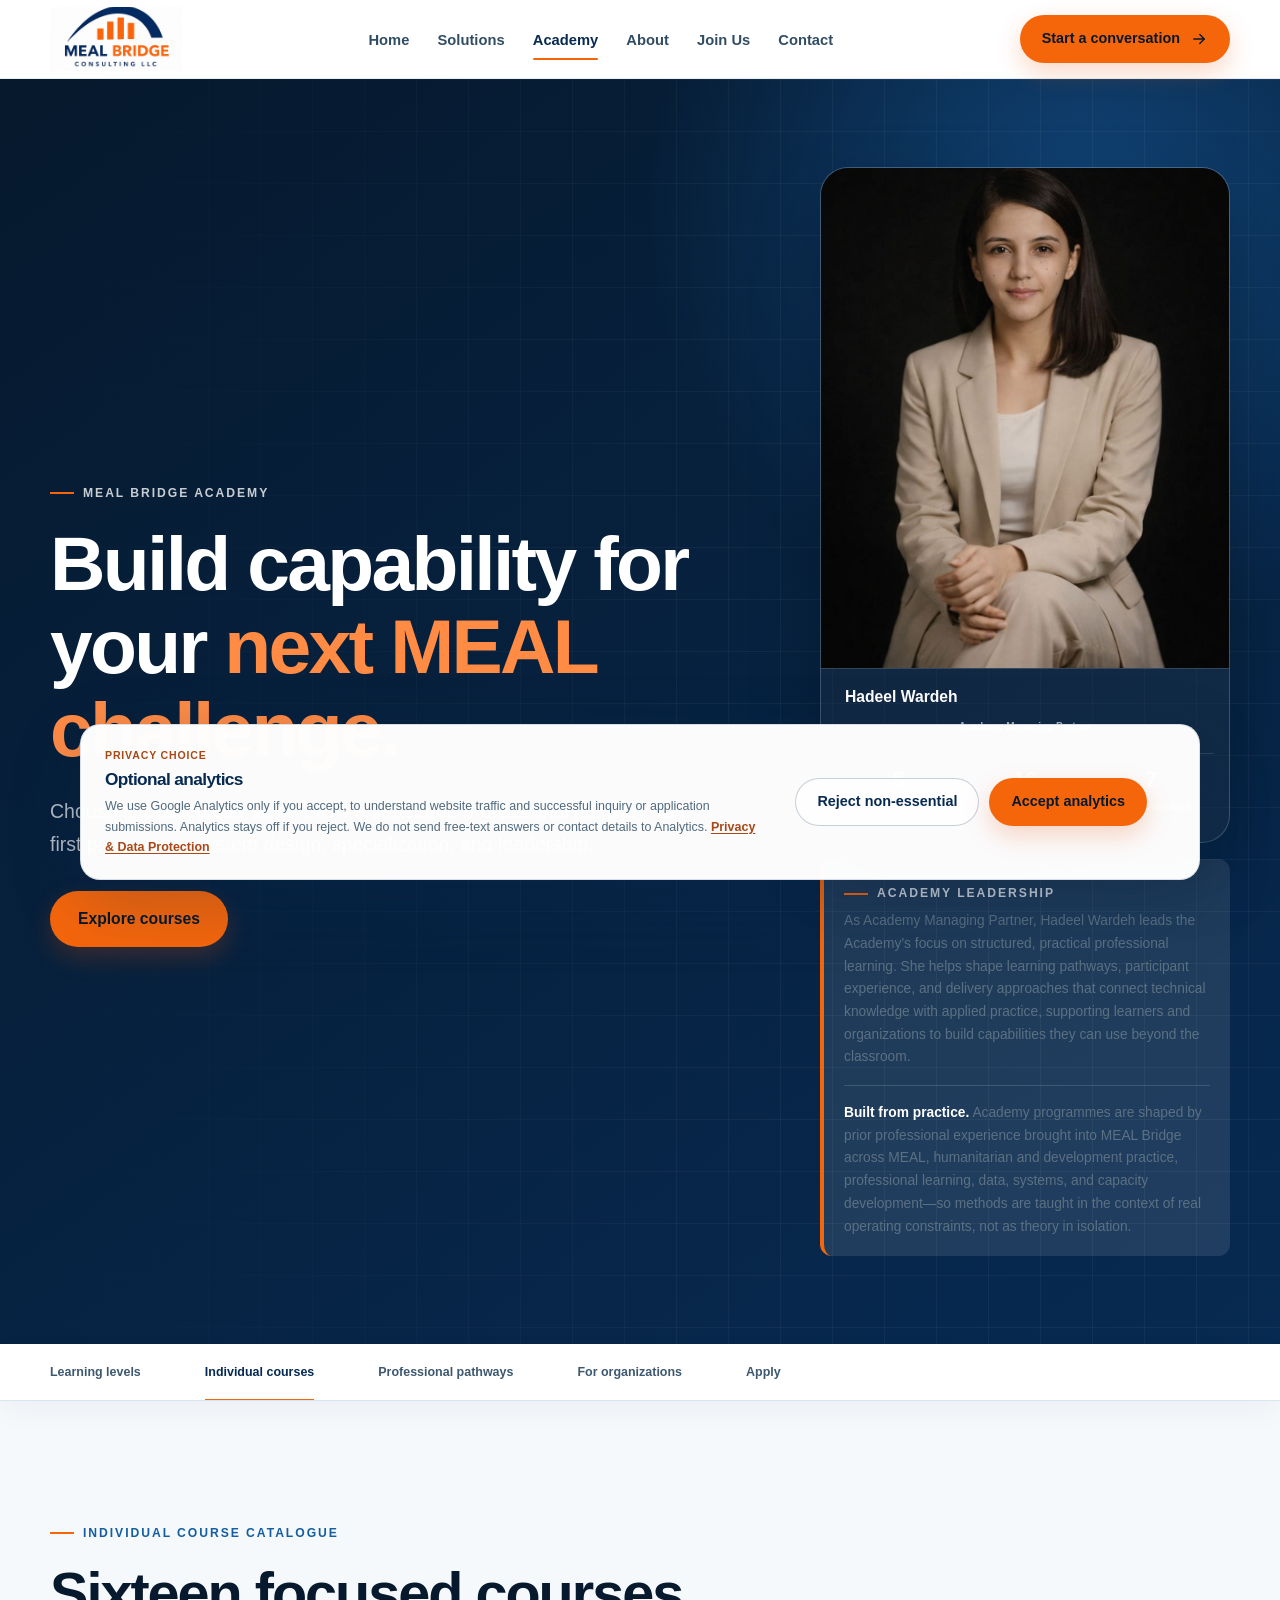
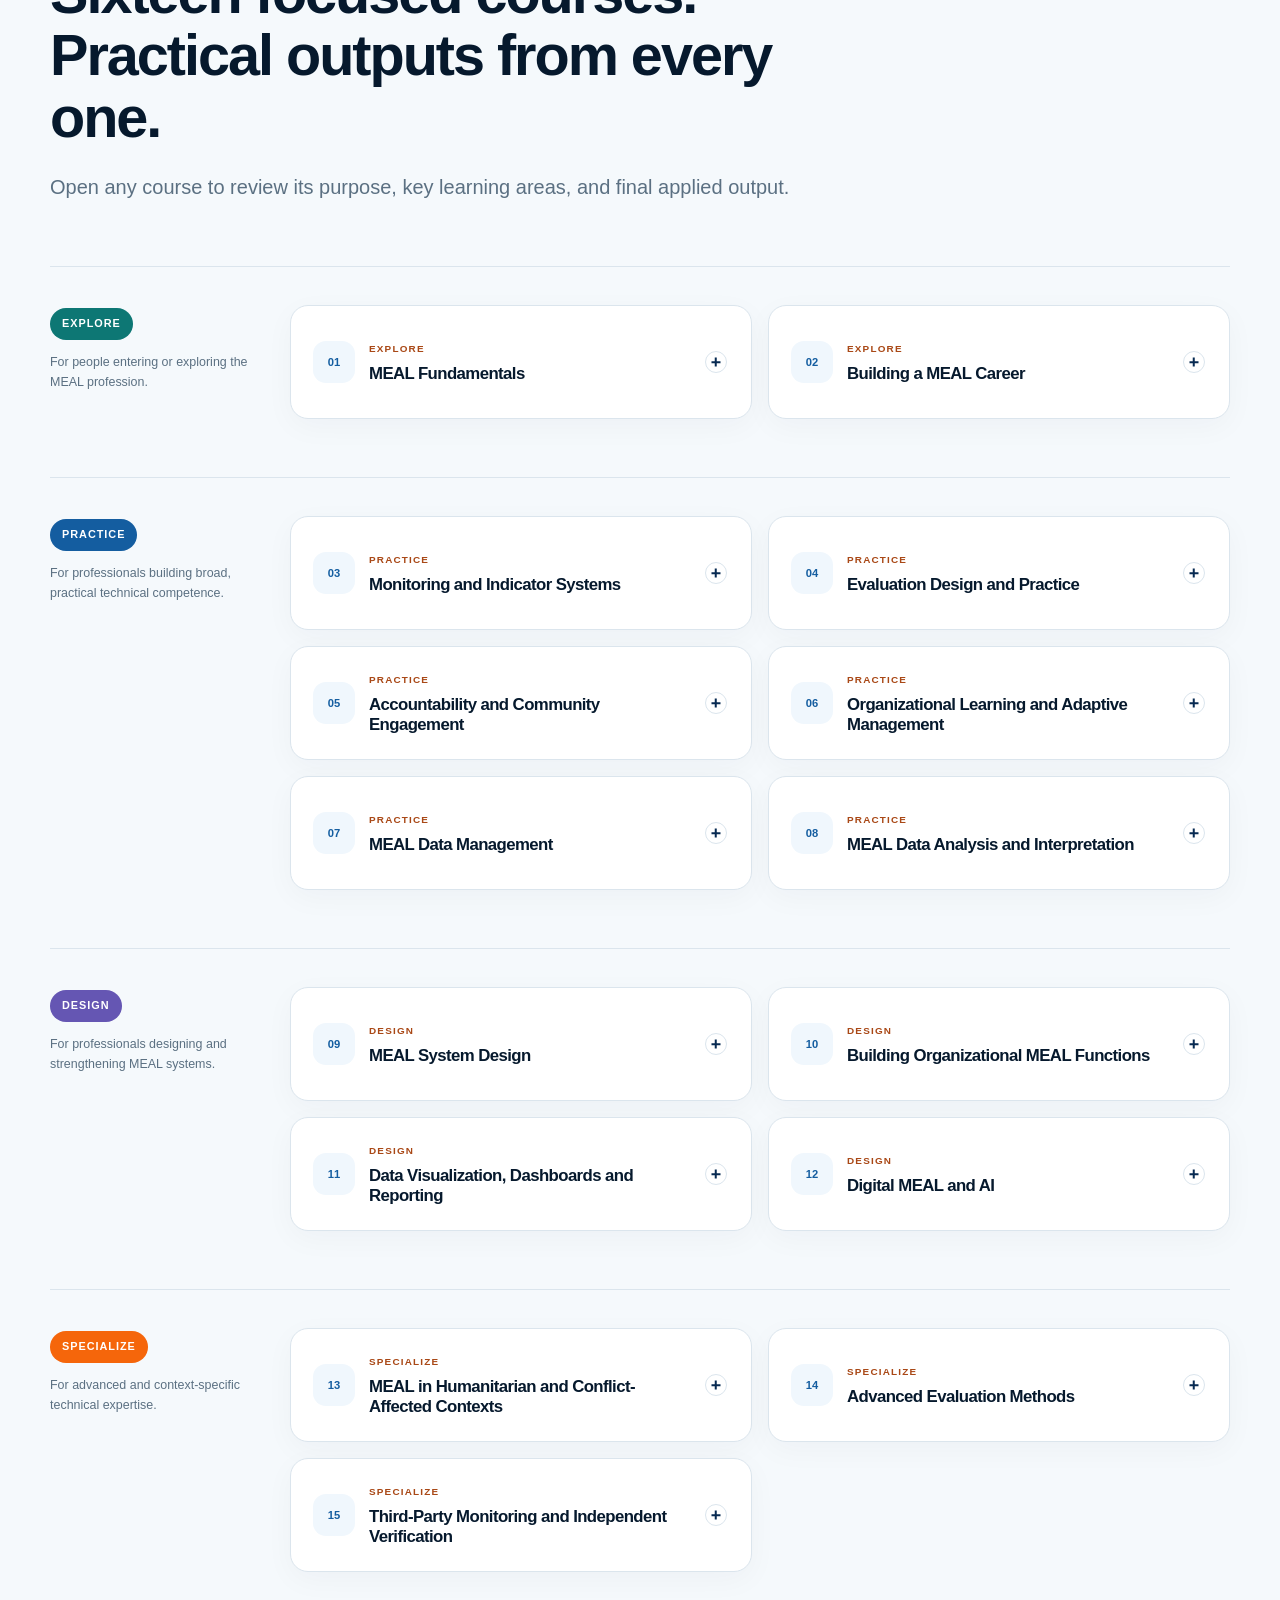
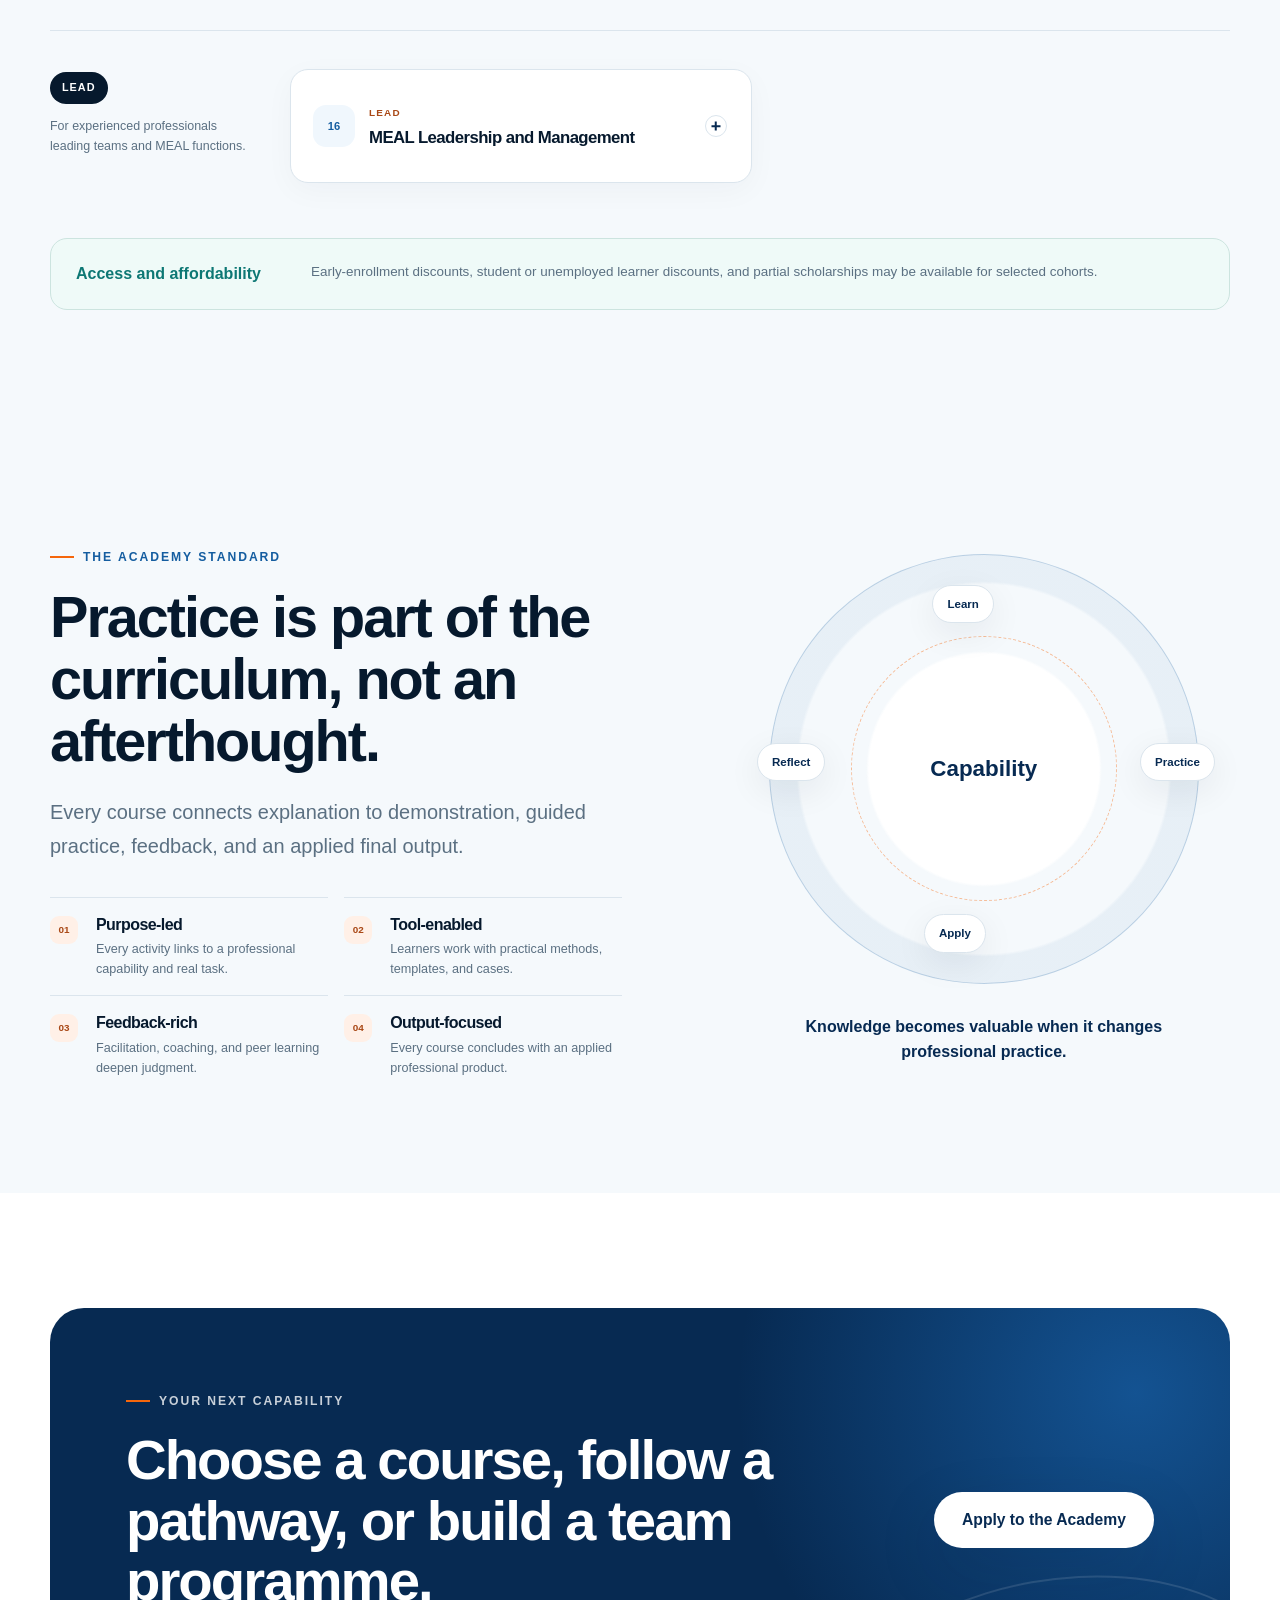
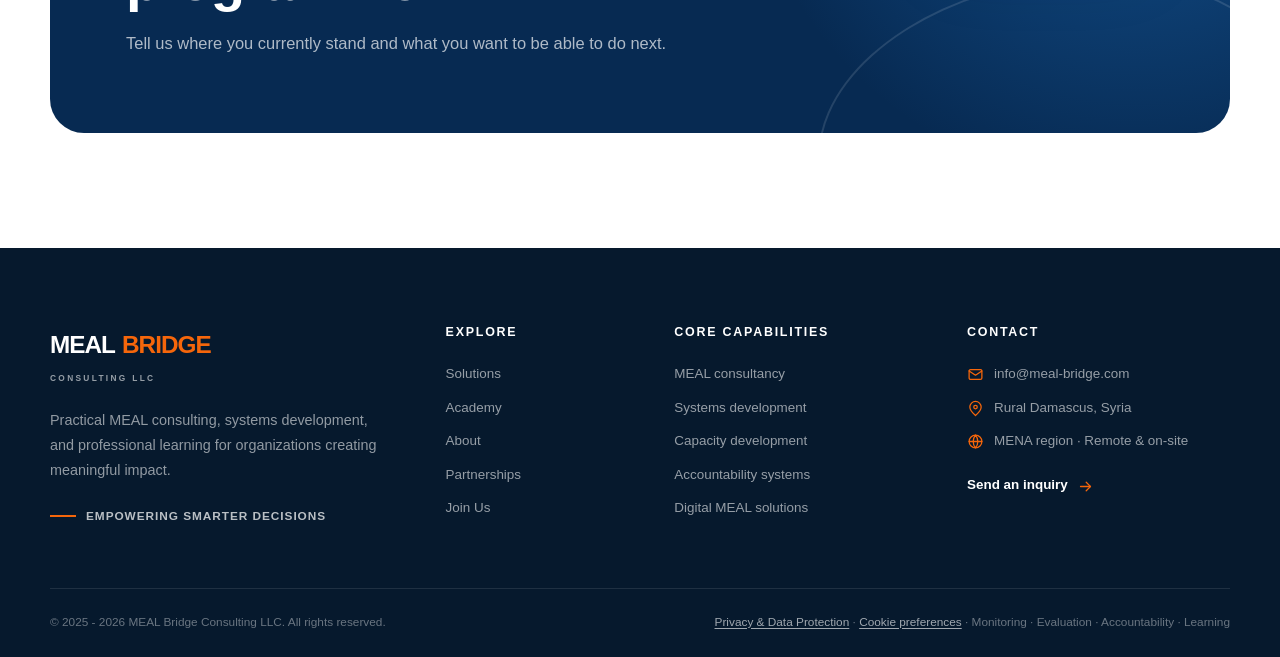
<file: academy.html>
<!DOCTYPE html>

<html lang="en">

<head>
  <meta charset="utf-8" />
  <meta content="width=device-width, initial-scale=1" name="viewport" />
  <script src="js/i18n-init.js?v=3"></script>
  <style>
    html.i18n-loading body {
      visibility: hidden;
    }
  </style>
  <meta content="#072a52" name="theme-color" />
  <title>MEAL Courses &amp; Professional Pathways | MEAL Bridge</title>
  <meta
    content="Explore 16 applied MEAL courses and seven professional pathways in monitoring, evaluation, accountability, data, digital MEAL, system design and leadership."
    name="description" />
  <meta content="MEAL Bridge" name="application-name" />
  <meta content="index,follow,max-image-preview:large,max-snippet:-1,max-video-preview:-1" name="robots" />
  <meta content="telephone=no" name="format-detection" />
  <link href="https://meal-bridge.com/academy.html" rel="canonical" />
  <link href="favicon.svg" rel="icon" type="image/svg+xml" />
  <link href="sitemap.xml" rel="sitemap" type="application/xml" />
  <link as="image" fetchpriority="high" href="assets/images/academy-partner.jpeg" rel="preload" type="image/webp" />
  <style>
    html {
      max-width: 100%;
      overflow-x: hidden;
    }

    @supports (overflow: clip) {
      html {
        overflow-x: clip;
      }
    }

    @media (max-width: 760px) {
      .main-nav:not(.is-open) {
        display: none;
        visibility: hidden;
      }

      .main-nav.is-open {
        display: flex;
        visibility: visible;
      }
    }
  </style>
  <link href="assets/css/style.css" rel="stylesheet" />
  <meta content="website" property="og:type" />
  <meta content="MEAL Bridge Consulting LLC" property="og:site_name" />
  <meta content="en_US" property="og:locale" />
  <meta content="MEAL Courses &amp; Professional Pathways | MEAL Bridge" property="og:title" />
  <meta
    content="Sixteen applied MEAL courses and seven professional pathways from foundation to system design, specialization and leadership."
    property="og:description" />
  <meta content="https://meal-bridge.com/academy.html" property="og:url" />
  <meta content="https://meal-bridge.com/og.png" property="og:image" />
  <meta content="https://meal-bridge.com/og.png" property="og:image:secure_url" />
  <meta content="image/png" property="og:image:type" />
  <meta content="1200" property="og:image:width" />
  <meta content="630" property="og:image:height" />
  <meta content="MEAL Bridge — stronger MEAL systems, better decisions, greater impact" property="og:image:alt" />
  <meta content="summary_large_image" name="twitter:card" />
  <meta content="MEAL Courses &amp; Professional Pathways | MEAL Bridge" name="twitter:title" />
  <meta
    content="Applied courses and structured pathways in monitoring, evaluation, accountability, data, digital MEAL, systems and leadership."
    name="twitter:description" />
  <meta content="https://meal-bridge.com/og.png" name="twitter:image" />
  <meta content="MEAL Bridge — stronger MEAL systems, better decisions, greater impact" name="twitter:image:alt" />
  <script type="application/ld+json">
  {
    "@context": "https://schema.org",
    "@graph": [
      {
        "@type": "EducationalOrganization",
        "@id": "https://meal-bridge.com/academy.html#academy",
        "name": "MEAL Bridge Academy",
        "url": "https://meal-bridge.com/academy.html",
        "email": "academy@meal-bridge.com",
        "parentOrganization": {"@id": "https://meal-bridge.com/#organization"},
        "member": {
          "@type": "Person",
          "@id": "https://meal-bridge.com/academy.html#hadeel-wardeh",
          "name": "Hadeel Wardeh",
          "jobTitle": "Academy Managing Partner",
          "image": "https://meal-bridge.com/assets/images/academy-partner.jpeg",
          "worksFor": {"@id": "https://meal-bridge.com/#organization"}
        },
        "areaServed": "MENA"
      },
      {
        "@type": "WebPage",
        "@id": "https://meal-bridge.com/academy.html#webpage",
        "url": "https://meal-bridge.com/academy.html",
        "name": "MEAL Courses & Professional Pathways | MEAL Bridge",
        "description": "Sixteen applied MEAL courses and seven professional pathways from foundation to leadership.",
        "isPartOf": {"@id": "https://meal-bridge.com/#website"},
        "about": {"@id": "https://meal-bridge.com/academy.html#academy"},
        "dateModified": "2026-08-27",
        "inLanguage": "en"
      },
      {
        "@type": "BreadcrumbList",
        "@id": "https://meal-bridge.com/academy.html#breadcrumb",
        "itemListElement": [
          {"@type": "ListItem", "position": 1, "name": "Home", "item": "https://meal-bridge.com/"},
          {"@type": "ListItem", "position": 2, "name": "Academy", "item": "https://meal-bridge.com/academy.html"}
        ]
      },
      {
        "@type": "ItemList",
        "@id": "https://meal-bridge.com/academy.html#course-list",
        "name": "MEAL Bridge Academy individual courses",
        "numberOfItems": 16,
        "itemListElement": [
          {"@type": "ListItem", "position": 1, "item": {"@type": "Course", "url": "https://meal-bridge.com/academy.html#course-meal-fundamentals", "name": "MEAL Fundamentals", "description": "An applied foundation in integrated MEAL practice.", "provider": {"@id": "https://meal-bridge.com/academy.html#academy"}}},
          {"@type": "ListItem", "position": 2, "item": {"@type": "Course", "url": "https://meal-bridge.com/academy.html#course-building-meal-career", "name": "Building a MEAL Career", "description": "Career planning and preparation for professional MEAL roles.", "provider": {"@id": "https://meal-bridge.com/academy.html#academy"}}},
          {"@type": "ListItem", "position": 3, "item": {"@type": "Course", "url": "https://meal-bridge.com/academy.html#course-monitoring-indicators", "name": "Monitoring and Indicator Systems", "description": "Design and manage practical monitoring and indicator systems.", "provider": {"@id": "https://meal-bridge.com/academy.html#academy"}}},
          {"@type": "ListItem", "position": 4, "item": {"@type": "Course", "url": "https://meal-bridge.com/academy.html#course-evaluation-design", "name": "Evaluation Design and Practice", "description": "Design, manage and use credible programme evaluations.", "provider": {"@id": "https://meal-bridge.com/academy.html#academy"}}},
          {"@type": "ListItem", "position": 5, "item": {"@type": "Course", "url": "https://meal-bridge.com/academy.html#course-accountability-engagement", "name": "Accountability and Community Engagement", "description": "Build accountable community feedback and engagement systems.", "provider": {"@id": "https://meal-bridge.com/academy.html#academy"}}},
          {"@type": "ListItem", "position": 6, "item": {"@type": "Course", "url": "https://meal-bridge.com/academy.html#course-organizational-learning", "name": "Organizational Learning and Adaptive Management", "description": "Turn evidence and reflection into adaptive management.", "provider": {"@id": "https://meal-bridge.com/academy.html#academy"}}},
          {"@type": "ListItem", "position": 7, "item": {"@type": "Course", "url": "https://meal-bridge.com/academy.html#course-data-management", "name": "MEAL Data Management", "description": "Build reliable MEAL data management and quality systems.", "provider": {"@id": "https://meal-bridge.com/academy.html#academy"}}},
          {"@type": "ListItem", "position": 8, "item": {"@type": "Course", "url": "https://meal-bridge.com/academy.html#course-data-analysis", "name": "MEAL Data Analysis and Interpretation", "description": "Analyze MEAL data and develop evidence-based recommendations.", "provider": {"@id": "https://meal-bridge.com/academy.html#academy"}}},
          {"@type": "ListItem", "position": 9, "item": {"@type": "Course", "url": "https://meal-bridge.com/academy.html#course-system-design", "name": "MEAL System Design", "description": "Design and strengthen integrated organizational MEAL systems.", "provider": {"@id": "https://meal-bridge.com/academy.html#academy"}}},
          {"@type": "ListItem", "position": 10, "item": {"@type": "Course", "url": "https://meal-bridge.com/academy.html#course-organizational-functions", "name": "Building Organizational MEAL Functions", "description": "Build sustainable organizational MEAL functions and teams.", "provider": {"@id": "https://meal-bridge.com/academy.html#academy"}}},
          {"@type": "ListItem", "position": 11, "item": {"@type": "Course", "url": "https://meal-bridge.com/academy.html#course-data-visualization", "name": "Data Visualization, Dashboards and Reporting", "description": "Create decision-ready dashboards, visualizations and reports.", "provider": {"@id": "https://meal-bridge.com/academy.html#academy"}}},
          {"@type": "ListItem", "position": 12, "item": {"@type": "Course", "url": "https://meal-bridge.com/academy.html#course-digital-meal-ai", "name": "Digital MEAL and AI", "description": "Apply digital tools, automation and responsible AI to MEAL.", "provider": {"@id": "https://meal-bridge.com/academy.html#academy"}}},
          {"@type": "ListItem", "position": 13, "item": {"@type": "Course", "url": "https://meal-bridge.com/academy.html#course-humanitarian-meal", "name": "MEAL in Humanitarian and Conflict-Affected Contexts", "description": "Adapt MEAL practice to humanitarian and conflict contexts.", "provider": {"@id": "https://meal-bridge.com/academy.html#academy"}}},
          {"@type": "ListItem", "position": 14, "item": {"@type": "Course", "url": "https://meal-bridge.com/academy.html#course-advanced-evaluation", "name": "Advanced Evaluation Methods", "description": "Apply advanced methods for causality, complexity and change.", "provider": {"@id": "https://meal-bridge.com/academy.html#academy"}}},
          {"@type": "ListItem", "position": 15, "item": {"@type": "Course", "url": "https://meal-bridge.com/academy.html#course-third-party-monitoring", "name": "Third-Party Monitoring and Independent Verification", "description": "Design third-party monitoring and independent verification.", "provider": {"@id": "https://meal-bridge.com/academy.html#academy"}}},
          {"@type": "ListItem", "position": 16, "item": {"@type": "Course", "url": "https://meal-bridge.com/academy.html#course-leadership-management", "name": "MEAL Leadership and Management", "description": "Lead MEAL teams, resources and organizational learning.", "provider": {"@id": "https://meal-bridge.com/academy.html#academy"}}}
        ]
      }
    ]
  }
  </script>
  <script defer src="js/analytics-consent.js"></script>
  <script defer="" src="js/main.js?v=4">
  </script>
  <script defer src="js/i18n.js?v=7"></script>
  <script defer src="js/analytics-events.js?v=4"></script>
</head>

<body>
  <a class="skip-link" href="#main-content">Skip to main content</a>
  <header class="site-header">
    <div class="container header-inner">
      <a href="index.html" class="brand" aria-label="MEAL Bridge home">
        <img src="assets/images/meal-bridge-logo.png" width="180" height="120" decoding="async"
          alt="MEAL Bridge Consulting LLC" />
      </a>
      <nav class="main-nav" aria-label="Primary navigation">
        <div class="mobile-nav-label">
          <span>Navigate</span>
          <button type="button" aria-label="Close navigation">
            <svg aria-hidden="true" fill="none" stroke="currentColor" stroke-linecap="round" stroke-linejoin="round"
              stroke-width="1.8" viewBox="0 0 24 24">
              <path d="M6 6l12 12M18 6 6 18"></path>
            </svg>
          </button>
        </div>
        <button type="button" style="display: none;" class="language-toggle" aria-label="Switch to Arabic"
          aria-pressed="false">العربية</button>
        <a href="index.html">Home</a>
        <a href="solutions.html">Solutions</a>
        <a href="academy.html" class="active" aria-current="page">Academy</a>
        <a href="about.html">About</a>
        <!--<a href="news.html">News</a>-->
        <a href="join-us.html">Join Us</a>
        <a href="contact.html">Contact</a>
        <a href="contact.html" class="button button-primary mobile-nav-cta">Start a conversation <svg aria-hidden="true"
            fill="none" stroke="currentColor" stroke-linecap="round" stroke-linejoin="round" stroke-width="1.8"
            viewBox="0 0 24 24">
            <path d="M5 12h14"></path>
            <path d="m13 6 6 6-6 6"></path>
          </svg>
        </a>
      </nav>
      <div class="header-actions">
        <a href="contact.html" class="button button-primary header-cta">Start a conversation <svg aria-hidden="true"
            fill="none" stroke="currentColor" stroke-linecap="round" stroke-linejoin="round" stroke-width="1.8"
            viewBox="0 0 24 24">
            <path d="M5 12h14"></path>
            <path d="m13 6 6 6-6 6"></path>
          </svg>
        </a>
        <button class="menu-button" type="button" aria-label="Open navigation" aria-expanded="false">
          <svg aria-hidden="true" fill="none" stroke="currentColor" stroke-linecap="round" stroke-linejoin="round"
            stroke-width="1.8" viewBox="0 0 24 24">
            <path d="M4 7h16M4 12h16M4 17h16"></path>
          </svg>
        </button>
      </div>
    </div>
  </header>
  <main id="main-content">
    <section class="page-hero academy-page-hero">
      <div aria-hidden="true" class="page-hero-grid">
      </div>
      <div class="container page-hero-inner">
        <div>
          <span class="eyebrow eyebrow-light" data-i18n="academy.hero.eyebrow">MEAL Bridge Academy</span>
          <h1><span data-i18n="academy.hero.titleLead">Build capability for your</span> <span class="hero-accent"
              data-i18n="academy.hero.titleAccent">next MEAL challenge.</span>
          </h1>
          <div class="page-hero-copy">
            <p data-i18n="academy.hero.lead">Choose a focused course or follow a structured professional pathway from
              first principles to system
              design, specialization, and leadership.</p>
          </div>
          <div class="academy-hero-actions">
            <a class="button button-primary button-large" data-academy-show="courses" href="#courses"
              data-i18n="academy.hero.button">Explore courses</a>
            <!-- TEMPORARILY DISABLED: Re-enable when the final Academy Catalogue is ready.
<a class="button button-white button-large" download="" href="assets/docs/MEAL-Bridge-Academy-Catalogue.pdf">Download catalogue</a>
-->
          </div>
        </div>
        <div class="page-hero-aside">
          <figure class="academy-hero-image">
            <img alt="Hadeel Wardeh, Academy Managing Partner at MEAL Bridge" decoding="async" fetchpriority="high"
              height="1411" src="assets/images/academy-partner.jpeg" width="1023" />
            <figcaption>
              <span class="academy-partner-name">
                <strong>Hadeel Wardeh</strong> <span data-i18n="academy.hero.partnerRole">Academy Managing
                  Partner</span></span>
              <span>
                <strong>5</strong> <span data-i18n="academy.hero.levels">learning levels</span></span>
              <span>
                <strong>16</strong> <span data-i18n="academy.hero.courses">focused courses</span></span>
              <span>
                <strong>7</strong> <span data-i18n="academy.hero.pathways">career pathways</span></span>
            </figcaption>
          </figure>
          <div class="academy-partner-bio" id="hadeel-wardeh">
            <span class="eyebrow eyebrow-light" data-i18n="academy.leadership.eyebrow">Academy leadership</span>
            <p data-i18n="academy.leadership.lead">As Academy Managing Partner, Hadeel Wardeh leads the Academy’s focus
              on structured, practical
              professional learning. She helps shape learning pathways, participant experience, and delivery approaches
              that connect technical knowledge with applied practice, supporting learners and organizations to build
              capabilities they can use beyond the classroom.</p>
            <p class="academy-experience-copy"><strong data-i18n="academy.leadership.practiceTitle">Built from
                practice.</strong> <span data-i18n="academy.leadership.practiceText">Academy programmes are shaped by
                prior professional experience brought into MEAL Bridge across MEAL, humanitarian and development
                practice,
                professional learning, data, systems, and capacity development—so methods are taught in the context of
                real operating constraints, not as theory in isolation.</span></p>
          </div>
        </div>
      </div>
    </section>
    <nav aria-label="Academy page sections" class="academy-catalog-nav">
      <div class="container">
        <button aria-controls="levels" aria-pressed="false" data-academy-section="levels" type="button"
          data-i18n="academy.nav.levels">Learning levels</button>
        <button aria-controls="courses" aria-pressed="true" class="is-active" data-academy-section="courses"
          type="button" data-i18n="academy.nav.courses">Individual courses</button>
        <button aria-controls="pathways" aria-pressed="false" data-academy-section="pathways" type="button"
          data-i18n="academy.nav.pathways">Professional pathways</button>
        <button aria-controls="organizations" aria-pressed="false" data-academy-section="organizations" type="button"
          data-i18n="academy.nav.organizations">For organizations</button>
        <a href="academy-apply.html" data-i18n="academy.nav.apply">Apply</a>
      </div>
    </nav>
    <section class="section academy-level-section" data-academy-panel="levels" id="levels">
      <div class="container">
        <div class="section-heading section-heading-left">
          <span class="eyebrow" data-i18n="academy.levels.eyebrow">Progressive professional development</span>
          <h2 data-i18n="academy.levels.title">Start at the right level. Build toward the next one.</h2>
          <div class="section-lead">
            <p data-i18n="academy.levels.lead">The Academy is organized around five stages of capability, making it
              easier to choose learning that
              matches your current role and professional direction.</p>
          </div>
        </div>
        <ol class="academy-levels">
          <li>
            <span>01</span>
            <small data-i18n="academy.levels.level1.label">Level 1</small>
            <h3 data-i18n="academy.levels.level1.title">Explore</h3>
            <p data-i18n="academy.levels.level1.text">Enter the profession, understand MEAL, and plan your development.
            </p>
          </li>
          <li>
            <span>02</span>
            <small data-i18n="academy.levels.level2.label">Level 2</small>
            <h3 data-i18n="academy.levels.level2.title">Practice</h3>
            <p data-i18n="academy.levels.level2.text">Build the core technical competencies required for practical MEAL
              work.</p>
          </li>
          <li>
            <span>03</span>
            <small data-i18n="academy.levels.level3.label">Level 3</small>
            <h3 data-i18n="academy.levels.level3.title">Design</h3>
            <p data-i18n="academy.levels.level3.text">Design and strengthen systems, functions, data products, and
              workflows.</p>
          </li>
          <li>
            <span>04</span>
            <small data-i18n="academy.levels.level4.label">Level 4</small>
            <h3 data-i18n="academy.levels.level4.title">Specialize</h3>
            <p data-i18n="academy.levels.level4.text">Develop advanced expertise for complex methods and operating
              contexts.</p>
          </li>
          <li>
            <span>05</span>
            <small data-i18n="academy.levels.level5.label">Level 5</small>
            <h3 data-i18n="academy.levels.level5.title">Lead</h3>
            <p data-i18n="academy.levels.level5.text">Manage MEAL teams and influence evidence-based organizational
              decisions.</p>
          </li>
        </ol>
      </div>
    </section>
    <section class="section academy-course-section" data-academy-panel="courses" id="courses">
      <div class="container">
        <div class="academy-section-heading-row">
          <div class="section-heading section-heading-left">
            <span class="eyebrow" data-i18n="academy.catalogue.heading.eyebrow">Individual course catalogue</span>
            <h2 data-i18n="academy.catalogue.heading.title">Sixteen focused courses. Practical outputs from every one.
            </h2>
            <div class="section-lead">
              <p data-i18n="academy.catalogue.heading.lead">Open any course to review its purpose, key learning areas,
                and final applied output.</p>
            </div>
          </div>
          <!-- TEMPORARILY DISABLED: Re-enable when the final Academy Catalogue is ready.
<a class="button button-secondary" href="assets/docs/MEAL-Bridge-Academy-Catalogue.pdf" rel="noopener" target="_blank">View full catalogue</a>
-->
        </div>
        <div class="academy-course-group">
          <div class="academy-course-group-head academy-level-explore">
            <span data-i18n="academy.catalogue.groups.explore.title">Explore</span>
            <p data-i18n="academy.catalogue.groups.explore.description">For people entering or exploring the MEAL
              profession.</p>
          </div>
          <div class="academy-course-grid">
            <details class="academy-course-card" id="course-meal-fundamentals">
              <summary>
                <span class="course-number">01</span>
                <div>
                  <small data-i18n="academy.catalogue.courses.mealFundamentals.level">Explore</small>
                  <h3 data-i18n="academy.catalogue.courses.mealFundamentals.title">MEAL Fundamentals</h3>
                </div>
                <span aria-hidden="true" class="course-toggle">
                </span>
              </summary>
              <div class="course-card-body">
                <p data-i18n="academy.catalogue.courses.mealFundamentals.description">Understand how monitoring,
                  evaluation, accountability, and learning work together to improve project
                  and organizational performance.</p>
                <ul>
                  <li data-i18n="academy.catalogue.courses.mealFundamentals.topics.one">Results-based thinking and
                    programme cycles</li>
                  <li data-i18n="academy.catalogue.courses.mealFundamentals.topics.two">Theory of Change, frameworks,
                    and indicators</li>
                  <li data-i18n="academy.catalogue.courses.mealFundamentals.topics.three">Accountability, evidence, and
                    learning</li>
                </ul>
                <p class="course-output">
                  <b data-i18n="academy.catalogue.actions.finalOutput">Final output:</b> <span
                    data-i18n="academy.catalogue.courses.mealFundamentals.output">A basic MEAL framework for a real or
                    hypothetical project.</span>
                </p>
                <a class="text-link" data-i18n="academy.catalogue.actions.apply"
                  href="academy-apply.html?type=course&amp;program=MEAL%20Fundamentals">Apply for
                  this course</a>
                <button class="content-share-button" data-i18n="academy.catalogue.actions.share" data-share-content
                  data-content-type="academy_course" data-content-id="course-meal-fundamentals"
                  data-content-name="MEAL Fundamentals" type="button">Share</button>
              </div>
            </details>
            <details class="academy-course-card" id="course-building-meal-career">
              <summary>
                <span class="course-number">02</span>
                <div>
                  <small data-i18n="academy.catalogue.courses.buildingMealCareer.level">Explore</small>
                  <h3 data-i18n="academy.catalogue.courses.buildingMealCareer.title">Building a MEAL Career</h3>
                </div>
                <span aria-hidden="true" class="course-toggle">
                </span>
              </summary>
              <div class="course-card-body">
                <p data-i18n="academy.catalogue.courses.buildingMealCareer.description">Map MEAL career opportunities,
                  strengthen your professional profile, and prepare for entry and
                  progression in the field.</p>
                <ul>
                  <li data-i18n="academy.catalogue.courses.buildingMealCareer.topics.one">Roles, competencies, and
                    career routes</li>
                  <li data-i18n="academy.catalogue.courses.buildingMealCareer.topics.two">CVs, applications, and
                    interview preparation</li>
                  <li data-i18n="academy.catalogue.courses.buildingMealCareer.topics.three">Ethics, communication, and
                    consultancy</li>
                </ul>
                <p class="course-output">
                  <b data-i18n="academy.catalogue.actions.finalOutput">Final output:</b> <span
                    data-i18n="academy.catalogue.courses.buildingMealCareer.output">A personal MEAL Career Development
                    Plan.</span>
                </p>
                <a class="text-link" data-i18n="academy.catalogue.actions.apply"
                  href="academy-apply.html?type=course&amp;program=Building%20a%20MEAL%20Career">Apply for this
                  course</a>
                <button class="content-share-button" data-i18n="academy.catalogue.actions.share" data-share-content
                  data-content-type="academy_course" data-content-id="course-building-meal-career"
                  data-content-name="Building a MEAL Career" type="button">Share</button>
              </div>
            </details>
          </div>
        </div>
        <div class="academy-course-group">
          <div class="academy-course-group-head academy-level-practice">
            <span data-i18n="academy.catalogue.groups.practice.title">Practice</span>
            <p data-i18n="academy.catalogue.groups.practice.description">For professionals building broad, practical
              technical competence.</p>
          </div>
          <div class="academy-course-grid">
            <details class="academy-course-card" id="course-monitoring-indicators">
              <summary>
                <span class="course-number">03</span>
                <div>
                  <small data-i18n="academy.catalogue.courses.monitoringIndicators.level">Practice</small>
                  <h3 data-i18n="academy.catalogue.courses.monitoringIndicators.title">Monitoring and Indicator Systems
                  </h3>
                </div>
                <span aria-hidden="true" class="course-toggle">
                </span>
              </summary>
              <div class="course-card-body">
                <p data-i18n="academy.catalogue.courses.monitoringIndicators.description">Develop the practical skills
                  to design, implement, and manage effective monitoring and indicator
                  systems.</p>
                <ul>
                  <li data-i18n="academy.catalogue.courses.monitoringIndicators.topics.one">Indicator design and
                    reference sheets</li>
                  <li data-i18n="academy.catalogue.courses.monitoringIndicators.topics.two">Monitoring plans, tools, and
                    tracking</li>
                  <li data-i18n="academy.catalogue.courses.monitoringIndicators.topics.three">Field monitoring and
                    reporting</li>
                </ul>
                <p class="course-output">
                  <b data-i18n="academy.catalogue.actions.finalOutput">Final output:</b> <span
                    data-i18n="academy.catalogue.courses.monitoringIndicators.output">A complete monitoring and
                    indicator framework.</span>
                </p>
                <a class="text-link" data-i18n="academy.catalogue.actions.apply"
                  href="academy-apply.html?type=course&amp;program=Monitoring%20and%20Indicator%20Systems">Apply for
                  this course</a>
                <button class="content-share-button" data-i18n="academy.catalogue.actions.share" data-share-content
                  data-content-type="academy_course" data-content-id="course-monitoring-indicators"
                  data-content-name="Monitoring and Indicator Systems" type="button">Share</button>
              </div>
            </details>
            <details class="academy-course-card" id="course-evaluation-design">
              <summary>
                <span class="course-number">04</span>
                <div>
                  <small data-i18n="academy.catalogue.courses.evaluationDesign.level">Practice</small>
                  <h3 data-i18n="academy.catalogue.courses.evaluationDesign.title">Evaluation Design and Practice</h3>
                </div>
                <span aria-hidden="true" class="course-toggle">
                </span>
              </summary>
              <div class="course-card-body">
                <p data-i18n="academy.catalogue.courses.evaluationDesign.description">Build the knowledge and practical
                  skills needed to design, manage, assess, and use evaluations.</p>
                <ul>
                  <li data-i18n="academy.catalogue.courses.evaluationDesign.topics.one">Questions, criteria, and
                    evaluation designs</li>
                  <li data-i18n="academy.catalogue.courses.evaluationDesign.topics.two">Qualitative, quantitative, and
                    mixed methods</li>
                  <li data-i18n="academy.catalogue.courses.evaluationDesign.topics.three">Terms of Reference and
                    evaluation quality</li>
                </ul>
                <p class="course-output">
                  <b data-i18n="academy.catalogue.actions.finalOutput">Final output:</b> <span
                    data-i18n="academy.catalogue.courses.evaluationDesign.output">An evaluation design or evaluation
                    Terms of Reference.</span>
                </p>
                <a class="text-link" data-i18n="academy.catalogue.actions.apply"
                  href="academy-apply.html?type=course&amp;program=Evaluation%20Design%20and%20Practice">Apply for this
                  course</a>
                <button class="content-share-button" data-i18n="academy.catalogue.actions.share" data-share-content
                  data-content-type="academy_course" data-content-id="course-evaluation-design"
                  data-content-name="Evaluation Design and Practice" type="button">Share</button>
              </div>
            </details>
            <details class="academy-course-card" id="course-accountability-engagement">
              <summary>
                <span class="course-number">05</span>
                <div>
                  <small data-i18n="academy.catalogue.courses.accountabilityEngagement.level">Practice</small>
                  <h3 data-i18n="academy.catalogue.courses.accountabilityEngagement.title">Accountability and Community
                    Engagement</h3>
                </div>
                <span aria-hidden="true" class="course-toggle">
                </span>
              </summary>
              <div class="course-card-body">
                <p data-i18n="academy.catalogue.courses.accountabilityEngagement.description">Design accountability and
                  engagement systems that let affected people participate, provide feedback,
                  and influence programme decisions.</p>
                <ul>
                  <li data-i18n="academy.catalogue.courses.accountabilityEngagement.topics.one">Accountability to
                    affected populations</li>
                  <li data-i18n="academy.catalogue.courses.accountabilityEngagement.topics.two">Feedback and complaints
                    mechanisms</li>
                  <li data-i18n="academy.catalogue.courses.accountabilityEngagement.topics.three">Response systems and
                    closing the loop</li>
                </ul>
                <p class="course-output">
                  <b data-i18n="academy.catalogue.actions.finalOutput">Final output:</b> <span
                    data-i18n="academy.catalogue.courses.accountabilityEngagement.output">A community accountability and
                    feedback mechanism design.</span>
                </p>
                <a class="text-link" data-i18n="academy.catalogue.actions.apply"
                  href="academy-apply.html?type=course&amp;program=Accountability%20and%20Community%20Engagement">Apply
                  for this course</a>
                <button class="content-share-button" data-i18n="academy.catalogue.actions.share" data-share-content
                  data-content-type="academy_course" data-content-id="course-accountability-engagement"
                  data-content-name="Accountability and Community Engagement" type="button">Share</button>
              </div>
            </details>
            <details class="academy-course-card" id="course-organizational-learning">
              <summary>
                <span class="course-number">06</span>
                <div>
                  <small data-i18n="academy.catalogue.courses.organizationalLearning.level">Practice</small>
                  <h3 data-i18n="academy.catalogue.courses.organizationalLearning.title">Organizational Learning and
                    Adaptive Management</h3>
                </div>
                <span aria-hidden="true" class="course-toggle">
                </span>
              </summary>
              <div class="course-card-body">
                <p data-i18n="academy.catalogue.courses.organizationalLearning.description">Transform evidence,
                  reflection, and experience into stronger decisions, adaptive programming, and
                  organizational learning.</p>
                <ul>
                  <li data-i18n="academy.catalogue.courses.organizationalLearning.topics.one">After-Action Reviews and
                    reflection</li>
                  <li data-i18n="academy.catalogue.courses.organizationalLearning.topics.two">Knowledge sharing and
                    communities of practice</li>
                  <li data-i18n="academy.catalogue.courses.organizationalLearning.topics.three">Evidence-to-action
                    feedback loops</li>
                </ul>
                <p class="course-output">
                  <b data-i18n="academy.catalogue.actions.finalOutput">Final output:</b> <span
                    data-i18n="academy.catalogue.courses.organizationalLearning.output">An organizational learning and
                    adaptation plan.</span>
                </p>
                <a class="text-link" data-i18n="academy.catalogue.actions.apply"
                  href="academy-apply.html?type=course&amp;program=Organizational%20Learning%20and%20Adaptive%20Management">Apply
                  for this course</a>
                <button class="content-share-button" data-i18n="academy.catalogue.actions.share" data-share-content
                  data-content-type="academy_course" data-content-id="course-organizational-learning"
                  data-content-name="Organizational Learning and Adaptive Management" type="button">Share</button>
              </div>
            </details>
            <details class="academy-course-card" id="course-data-management">
              <summary>
                <span class="course-number">07</span>
                <div>
                  <small data-i18n="academy.catalogue.courses.dataManagement.level">Practice</small>
                  <h3 data-i18n="academy.catalogue.courses.dataManagement.title">MEAL Data Management</h3>
                </div>
                <span aria-hidden="true" class="course-toggle">
                </span>
              </summary>
              <div class="course-card-body">
                <p data-i18n="academy.catalogue.courses.dataManagement.description">Establish reliable systems for
                  collecting, organizing, protecting, and quality-assuring MEAL data.
                </p>
                <ul>
                  <li data-i18n="academy.catalogue.courses.dataManagement.topics.one">Data flow mapping and collection
                    systems</li>
                  <li data-i18n="academy.catalogue.courses.dataManagement.topics.two">Cleaning, validation, and quality
                    assurance</li>
                  <li data-i18n="academy.catalogue.courses.dataManagement.topics.three">Protection, governance, and SOPs
                  </li>
                </ul>
                <p class="course-output">
                  <b data-i18n="academy.catalogue.actions.finalOutput">Final output:</b> <span
                    data-i18n="academy.catalogue.courses.dataManagement.output">A MEAL data management and data flow
                    system.</span>
                </p>
                <a class="text-link" data-i18n="academy.catalogue.actions.apply"
                  href="academy-apply.html?type=course&amp;program=MEAL%20Data%20Management">Apply
                  for this course</a>
                <button class="content-share-button" data-i18n="academy.catalogue.actions.share" data-share-content
                  data-content-type="academy_course" data-content-id="course-data-management"
                  data-content-name="MEAL Data Management" type="button">Share</button>
              </div>
            </details>
            <details class="academy-course-card" id="course-data-analysis">
              <summary>
                <span class="course-number">08</span>
                <div>
                  <small data-i18n="academy.catalogue.courses.dataAnalysis.level">Practice</small>
                  <h3 data-i18n="academy.catalogue.courses.dataAnalysis.title">MEAL Data Analysis and Interpretation
                  </h3>
                </div>
                <span aria-hidden="true" class="course-toggle">
                </span>
              </summary>
              <div class="course-card-body">
                <p data-i18n="academy.catalogue.courses.dataAnalysis.description">Analyze quantitative and qualitative
                  data and turn findings into meaningful conclusions and practical
                  recommendations.</p>
                <ul>
                  <li data-i18n="academy.catalogue.courses.dataAnalysis.topics.one">Sampling and descriptive statistics
                  </li>
                  <li data-i18n="academy.catalogue.courses.dataAnalysis.topics.two">Quantitative, qualitative, and mixed
                    analysis</li>
                  <li data-i18n="academy.catalogue.courses.dataAnalysis.topics.three">Interpretation and evidence-based
                    recommendations</li>
                </ul>
                <p class="course-output">
                  <b data-i18n="academy.catalogue.actions.finalOutput">Final output:</b> <span
                    data-i18n="academy.catalogue.courses.dataAnalysis.output">An analytical report based on a MEAL
                    dataset.</span>
                </p>
                <a class="text-link" data-i18n="academy.catalogue.actions.apply"
                  href="academy-apply.html?type=course&amp;program=MEAL%20Data%20Analysis%20and%20Interpretation">Apply
                  for this course</a>
                <button class="content-share-button" data-i18n="academy.catalogue.actions.share" data-share-content
                  data-content-type="academy_course" data-content-id="course-data-analysis"
                  data-content-name="MEAL Data Analysis and Interpretation" type="button">Share</button>
              </div>
            </details>
          </div>
        </div>
        <div class="academy-course-group">
          <div class="academy-course-group-head academy-level-design">
            <span data-i18n="academy.catalogue.groups.design.title">Design</span>
            <p data-i18n="academy.catalogue.groups.design.description">For professionals designing and strengthening
              MEAL systems.</p>
          </div>
          <div class="academy-course-grid">
            <details class="academy-course-card" id="course-system-design">
              <summary>
                <span class="course-number">09</span>
                <div>
                  <small data-i18n="academy.catalogue.courses.systemDesign.level">Design</small>
                  <h3 data-i18n="academy.catalogue.courses.systemDesign.title">MEAL System Design</h3>
                </div>
                <span aria-hidden="true" class="course-toggle">
                </span>
              </summary>
              <div class="course-card-body">
                <p data-i18n="academy.catalogue.courses.systemDesign.description">Analyze, design, and improve
                  integrated MEAL systems using the MEAL Bridge 5R Framework.</p>
                <ul>
                  <li data-i18n="academy.catalogue.courses.systemDesign.topics.one">Rules, roles, relationships,
                    resources, and results</li>
                  <li data-i18n="academy.catalogue.courses.systemDesign.topics.two">Governance, architecture, and data
                    flows</li>
                  <li data-i18n="academy.catalogue.courses.systemDesign.topics.three">Quality assurance, policies, and
                    sustainability</li>
                </ul>
                <p class="course-output">
                  <b data-i18n="academy.catalogue.actions.finalOutput">Final output:</b> <span
                    data-i18n="academy.catalogue.courses.systemDesign.output">A complete MEAL system design or
                    improvement plan.</span>
                </p>
                <a class="text-link" data-i18n="academy.catalogue.actions.apply"
                  href="academy-apply.html?type=course&amp;program=MEAL%20System%20Design">Apply for
                  this course</a>
                <button class="content-share-button" data-i18n="academy.catalogue.actions.share" data-share-content
                  data-content-type="academy_course" data-content-id="course-system-design"
                  data-content-name="MEAL System Design" type="button">Share</button>
              </div>
            </details>
            <details class="academy-course-card" id="course-organizational-functions">
              <summary>
                <span class="course-number">10</span>
                <div>
                  <small data-i18n="academy.catalogue.courses.organizationalFunctions.level">Design</small>
                  <h3 data-i18n="academy.catalogue.courses.organizationalFunctions.title">Building Organizational MEAL
                    Functions</h3>
                </div>
                <span aria-hidden="true" class="course-toggle">
                </span>
              </summary>
              <div class="course-card-body">
                <p data-i18n="academy.catalogue.courses.organizationalFunctions.description">Build the structures,
                  people, resources, and institutional conditions required for an effective MEAL
                  function.</p>
                <ul>
                  <li data-i18n="academy.catalogue.courses.organizationalFunctions.topics.one">Capacity assessment and
                    maturity models</li>
                  <li data-i18n="academy.catalogue.courses.organizationalFunctions.topics.two">Staffing, team
                    structures, and competencies</li>
                  <li data-i18n="academy.catalogue.courses.organizationalFunctions.topics.three">Institutionalization
                    and sustainability</li>
                </ul>
                <p class="course-output">
                  <b data-i18n="academy.catalogue.actions.finalOutput">Final output:</b> <span
                    data-i18n="academy.catalogue.courses.organizationalFunctions.output">An organizational MEAL capacity
                    strengthening plan.</span>
                </p>
                <a class="text-link" data-i18n="academy.catalogue.actions.apply"
                  href="academy-apply.html?type=course&amp;program=Building%20Organizational%20MEAL%20Functions">Apply
                  for this course</a>
                <button class="content-share-button" data-i18n="academy.catalogue.actions.share" data-share-content
                  data-content-type="academy_course" data-content-id="course-organizational-functions"
                  data-content-name="Building Organizational MEAL Functions" type="button">Share</button>
              </div>
            </details>
            <details class="academy-course-card" id="course-data-visualization">
              <summary>
                <span class="course-number">11</span>
                <div>
                  <small data-i18n="academy.catalogue.courses.dataVisualization.level">Design</small>
                  <h3 data-i18n="academy.catalogue.courses.dataVisualization.title">Data Visualization, Dashboards and
                    Reporting</h3>
                </div>
                <span aria-hidden="true" class="course-toggle">
                </span>
              </summary>
              <div class="course-card-body">
                <p data-i18n="academy.catalogue.courses.dataVisualization.description">Transform MEAL data into clear
                  visualizations, dashboards, and reports that support decisions.</p>
                <ul>
                  <li data-i18n="academy.catalogue.courses.dataVisualization.topics.one">Visualization and data
                    storytelling</li>
                  <li data-i18n="academy.catalogue.courses.dataVisualization.topics.two">KPI and dashboard design</li>
                  <li data-i18n="academy.catalogue.courses.dataVisualization.topics.three">Executive and donor reporting
                  </li>
                </ul>
                <p class="course-output">
                  <b data-i18n="academy.catalogue.actions.finalOutput">Final output:</b> <span
                    data-i18n="academy.catalogue.courses.dataVisualization.output">A functional MEAL dashboard and
                    evidence-based report.</span>
                </p>
                <a class="text-link" data-i18n="academy.catalogue.actions.apply"
                  href="academy-apply.html?type=course&amp;program=Data%20Visualization%2C%20Dashboards%20and%20Reporting">Apply
                  for this course</a>
                <button class="content-share-button" data-i18n="academy.catalogue.actions.share" data-share-content
                  data-content-type="academy_course" data-content-id="course-data-visualization"
                  data-content-name="Data Visualization, Dashboards and Reporting" type="button">Share</button>
              </div>
            </details>
            <details class="academy-course-card" id="course-digital-meal-ai">
              <summary>
                <span class="course-number">12</span>
                <div>
                  <small data-i18n="academy.catalogue.courses.digitalMealAi.level">Design</small>
                  <h3 data-i18n="academy.catalogue.courses.digitalMealAi.title">Digital MEAL and AI</h3>
                </div>
                <span aria-hidden="true" class="course-toggle">
                </span>
              </summary>
              <div class="course-card-body">
                <p data-i18n="academy.catalogue.courses.digitalMealAi.description">Use digital tools, automation, and AI
                  to strengthen MEAL while maintaining ethical and responsible
                  practice.</p>
                <ul>
                  <li data-i18n="academy.catalogue.courses.digitalMealAi.topics.one">Digital collection, no-code tools,
                    and automation</li>
                  <li data-i18n="academy.catalogue.courses.digitalMealAi.topics.two">AI-assisted analysis and reporting
                  </li>
                  <li data-i18n="academy.catalogue.courses.digitalMealAi.topics.three">Privacy, data ethics, and
                    responsible AI</li>
                </ul>
                <p class="course-output">
                  <b data-i18n="academy.catalogue.actions.finalOutput">Final output:</b> <span
                    data-i18n="academy.catalogue.courses.digitalMealAi.output">A digital MEAL transformation or AI
                    application plan.</span>
                </p>
                <a class="text-link" data-i18n="academy.catalogue.actions.apply"
                  href="academy-apply.html?type=course&amp;program=Digital%20MEAL%20and%20AI">Apply
                  for this course</a>
                <button class="content-share-button" data-i18n="academy.catalogue.actions.share" data-share-content
                  data-content-type="academy_course" data-content-id="course-digital-meal-ai"
                  data-content-name="Digital MEAL and AI" type="button">Share</button>
              </div>
            </details>
          </div>
        </div>
        <div class="academy-course-group">
          <div class="academy-course-group-head academy-level-specialize">
            <span data-i18n="academy.catalogue.groups.specialize.title">Specialize</span>
            <p data-i18n="academy.catalogue.groups.specialize.description">For advanced and context-specific technical
              expertise.</p>
          </div>
          <div class="academy-course-grid">
            <details class="academy-course-card" id="course-humanitarian-meal">
              <summary>
                <span class="course-number">13</span>
                <div>
                  <small data-i18n="academy.catalogue.courses.humanitarianMeal.level">Specialize</small>
                  <h3 data-i18n="academy.catalogue.courses.humanitarianMeal.title">MEAL in Humanitarian and
                    Conflict-Affected Contexts</h3>
                </div>
                <span aria-hidden="true" class="course-toggle">
                </span>
              </summary>
              <div class="course-card-body">
                <p data-i18n="academy.catalogue.courses.humanitarianMeal.description">Adapt MEAL approaches for
                  emergencies, fragile contexts, conflict-affected environments, and
                  constrained access.</p>
                <ul>
                  <li data-i18n="academy.catalogue.courses.humanitarianMeal.topics.one">Conflict sensitivity and Do No
                    Harm</li>
                  <li data-i18n="academy.catalogue.courses.humanitarianMeal.topics.two">Remote MEAL and rapid
                    assessments</li>
                  <li data-i18n="academy.catalogue.courses.humanitarianMeal.topics.three">Real-time monitoring and
                    adaptive programming</li>
                </ul>
                <p class="course-output">
                  <b data-i18n="academy.catalogue.actions.finalOutput">Final output:</b> <span
                    data-i18n="academy.catalogue.courses.humanitarianMeal.output">A context-adapted humanitarian MEAL
                    approach.</span>
                </p>
                <a class="text-link" data-i18n="academy.catalogue.actions.apply"
                  href="academy-apply.html?type=course&amp;program=MEAL%20in%20Humanitarian%20and%20Conflict-Affected%20Contexts">Apply
                  for this course</a>
                <button class="content-share-button" data-i18n="academy.catalogue.actions.share" data-share-content
                  data-content-type="academy_course" data-content-id="course-humanitarian-meal"
                  data-content-name="MEAL in Humanitarian and Conflict-Affected Contexts" type="button">Share</button>
              </div>
            </details>
            <details class="academy-course-card" id="course-advanced-evaluation">
              <summary>
                <span class="course-number">14</span>
                <div>
                  <small data-i18n="academy.catalogue.courses.advancedEvaluation.level">Specialize</small>
                  <h3 data-i18n="academy.catalogue.courses.advancedEvaluation.title">Advanced Evaluation Methods</h3>
                </div>
                <span aria-hidden="true" class="course-toggle">
                </span>
              </summary>
              <div class="course-card-body">
                <p data-i18n="academy.catalogue.courses.advancedEvaluation.description">Apply advanced approaches for
                  assessing contribution, causality, complexity, and change.</p>
                <ul>
                  <li data-i18n="academy.catalogue.courses.advancedEvaluation.topics.one">Counterfactuals and causal
                    inference</li>
                  <li data-i18n="academy.catalogue.courses.advancedEvaluation.topics.two">Contribution analysis and
                    outcome harvesting</li>
                  <li data-i18n="academy.catalogue.courses.advancedEvaluation.topics.three">Developmental and
                    complexity-aware evaluation</li>
                </ul>
                <p class="course-output">
                  <b data-i18n="academy.catalogue.actions.finalOutput">Final output:</b> <span
                    data-i18n="academy.catalogue.courses.advancedEvaluation.output">An advanced evaluation design or
                    methodology plan.</span>
                </p>
                <a class="text-link" data-i18n="academy.catalogue.actions.apply"
                  href="academy-apply.html?type=course&amp;program=Advanced%20Evaluation%20Methods">Apply for this
                  course</a>
                <button class="content-share-button" data-i18n="academy.catalogue.actions.share" data-share-content
                  data-content-type="academy_course" data-content-id="course-advanced-evaluation"
                  data-content-name="Advanced Evaluation Methods" type="button">Share</button>
              </div>
            </details>
            <details class="academy-course-card" id="course-third-party-monitoring">
              <summary>
                <span class="course-number">15</span>
                <div>
                  <small data-i18n="academy.catalogue.courses.thirdPartyMonitoring.level">Specialize</small>
                  <h3 data-i18n="academy.catalogue.courses.thirdPartyMonitoring.title">Third-Party Monitoring and
                    Independent Verification</h3>
                </div>
                <span aria-hidden="true" class="course-toggle">
                </span>
              </summary>
              <div class="course-card-body">
                <p data-i18n="academy.catalogue.courses.thirdPartyMonitoring.description">Design, manage, and
                  quality-assure third-party monitoring and independent verification systems.</p>
                <ul>
                  <li data-i18n="academy.catalogue.courses.thirdPartyMonitoring.topics.one">TPM models and methodologies
                  </li>
                  <li data-i18n="academy.catalogue.courses.thirdPartyMonitoring.topics.two">Remote TPM and independent
                    verification</li>
                  <li data-i18n="academy.catalogue.courses.thirdPartyMonitoring.topics.three">Data quality, reporting,
                    and project management</li>
                </ul>
                <p class="course-output">
                  <b data-i18n="academy.catalogue.actions.finalOutput">Final output:</b> <span
                    data-i18n="academy.catalogue.courses.thirdPartyMonitoring.output">A complete TPM design or
                    independent verification plan.</span>
                </p>
                <a class="text-link" data-i18n="academy.catalogue.actions.apply"
                  href="academy-apply.html?type=course&amp;program=Third-Party%20Monitoring%20and%20Independent%20Verification">Apply
                  for this course</a>
                <button class="content-share-button" data-i18n="academy.catalogue.actions.share" data-share-content
                  data-content-type="academy_course" data-content-id="course-third-party-monitoring"
                  data-content-name="Third-Party Monitoring and Independent Verification" type="button">Share</button>
              </div>
            </details>
          </div>
        </div>
        <div class="academy-course-group academy-course-group-last">
          <div class="academy-course-group-head academy-level-lead">
            <span data-i18n="academy.catalogue.groups.lead.title">Lead</span>
            <p data-i18n="academy.catalogue.groups.lead.description">For experienced professionals leading teams and
              MEAL functions.</p>
          </div>
          <div class="academy-course-grid">
            <details class="academy-course-card" id="course-leadership-management">
              <summary>
                <span class="course-number">16</span>
                <div>
                  <small data-i18n="academy.catalogue.courses.leadershipManagement.level">Lead</small>
                  <h3 data-i18n="academy.catalogue.courses.leadershipManagement.title">MEAL Leadership and Management
                  </h3>
                </div>
                <span aria-hidden="true" class="course-toggle">
                </span>
              </summary>
              <div class="course-card-body">
                <p data-i18n="academy.catalogue.courses.leadershipManagement.description">Develop the leadership,
                  management, and strategic capabilities required to lead MEAL teams and
                  influence organizational decisions.</p>
                <ul>
                  <li data-i18n="academy.catalogue.courses.leadershipManagement.topics.one">Team structures, work
                    planning, and budgeting</li>
                  <li data-i18n="academy.catalogue.courses.leadershipManagement.topics.two">Managing teams, consultants,
                    and resources</li>
                  <li data-i18n="academy.catalogue.courses.leadershipManagement.topics.three">Evidence-based influence
                    and organizational learning</li>
                </ul>
                <p class="course-output">
                  <b data-i18n="academy.catalogue.actions.finalOutput">Final output:</b> <span
                    data-i18n="academy.catalogue.courses.leadershipManagement.output">A strategic MEAL leadership and
                    management plan.</span>
                </p>
                <a class="text-link" data-i18n="academy.catalogue.actions.apply"
                  href="academy-apply.html?type=course&amp;program=MEAL%20Leadership%20and%20Management">Apply for this
                  course</a>
                <button class="content-share-button" data-i18n="academy.catalogue.actions.share" data-share-content
                  data-content-type="academy_course" data-content-id="course-leadership-management"
                  data-content-name="MEAL Leadership and Management" type="button">Share</button>
              </div>
            </details>
          </div>
        </div>
        <div class="academy-access-note">
          <strong data-i18n="academy.catalogue.access.title">Access and affordability</strong>
          <p data-i18n="academy.catalogue.access.text">Early-enrollment discounts, student or unemployed learner
            discounts, and partial scholarships may be
            available for selected cohorts.</p>
        </div>
      </div>
    </section>
    <section class="section academy-pathway-catalog" data-academy-panel="pathways" id="pathways">
      <div class="container">
        <div class="section-heading section-heading-left">
          <span class="eyebrow" data-i18n="academy.pathways.eyebrow">Professional learning pathways</span>
          <h2 data-i18n="academy.pathways.title">Combine courses into a coherent professional journey.</h2>
          <div class="section-lead">
            <p data-i18n="academy.pathways.lead">Pathways package related courses around a clear professional outcome
              and a portfolio of applied work.</p>
          </div>
        </div>
        <div class="professional-pathway-grid">
          <details class="professional-pathway-card" id="pathway-meal-explorer">
            <summary>
              <span class="pathway-code">01</span>
              <div>
                <small data-i18n="academy.pathways.explorer.type">Entry pathway</small>
                <h3 data-i18n="academy.pathways.explorer.title">MEAL Explorer</h3>
                <p data-i18n="academy.pathways.explorer.courseCount">2 courses</p>
              </div>
              <span aria-hidden="true" class="course-toggle">
              </span>
            </summary>
            <div>
              <p data-i18n="academy.pathways.explorer.audience">For students, graduates, career changers, volunteers,
                and people with no formal MEAL experience.</p>
              <ol>
                <li data-i18n="academy.pathways.explorer.course1">MEAL Fundamentals</li>
                <li data-i18n="academy.pathways.explorer.course2">Building a MEAL Career</li>
              </ol>
              <p class="course-output">
                <b data-i18n="academy.pathways.outcomeLabel">Outcome:</b> <span
                  data-i18n="academy.pathways.explorer.outcome">A personal development plan and basic MEAL
                  framework.</span>
              </p>
              <a class="text-link" href="academy-apply.html?type=pathway&amp;program=MEAL%20Explorer"
                data-i18n="academy.pathways.apply">Apply for this pathway</a>
              <button aria-label="Share MEAL Explorer" class="content-share-button" data-share-content
                data-content-type="academy_pathway" data-content-id="pathway-meal-explorer"
                data-content-name="MEAL Explorer" type="button" data-i18n="academy.pathways.share">Share</button>
            </div>
          </details>
          <details class="professional-pathway-card" id="pathway-meal-practitioner">
            <summary>
              <span class="pathway-code">02</span>
              <div>
                <small data-i18n="academy.pathways.practitioner.type">Core pathway</small>
                <h3 data-i18n="academy.pathways.practitioner.title">MEAL Practitioner</h3>
                <p data-i18n="academy.pathways.practitioner.courseCount">7 courses</p>
              </div>
              <span aria-hidden="true" class="course-toggle">
              </span>
            </summary>
            <div>
              <p data-i18n="academy.pathways.practitioner.audience">For junior and mid-level professionals seeking broad
                competence across the major MEAL functions.</p>
              <ol>
                <li data-i18n="academy.pathways.practitioner.course1">MEAL Fundamentals</li>
                <li data-i18n="academy.pathways.practitioner.course2">Monitoring and Indicator Systems</li>
                <li data-i18n="academy.pathways.practitioner.course3">Evaluation Design and Practice</li>
                <li data-i18n="academy.pathways.practitioner.course4">Accountability and Community Engagement</li>
                <li data-i18n="academy.pathways.practitioner.course5">Organizational Learning and Adaptive Management
                </li>
                <li data-i18n="academy.pathways.practitioner.course6">MEAL Data Management</li>
                <li data-i18n="academy.pathways.practitioner.course7">MEAL Data Analysis and Interpretation</li>
              </ol>
              <p class="course-output">
                <b data-i18n="academy.pathways.outcomeLabel">Outcome:</b> <span
                  data-i18n="academy.pathways.practitioner.outcome">A complete portfolio spanning monitoring,
                  evaluation, accountability, data, and learning.</span>
              </p>
              <a class="text-link" href="academy-apply.html?type=pathway&amp;program=MEAL%20Practitioner"
                data-i18n="academy.pathways.apply">Apply for this pathway</a>
              <button aria-label="Share MEAL Practitioner" class="content-share-button" data-share-content
                data-content-type="academy_pathway" data-content-id="pathway-meal-practitioner"
                data-content-name="MEAL Practitioner" type="button" data-i18n="academy.pathways.share">Share</button>
            </div>
          </details>
          <details class="professional-pathway-card" id="pathway-meal-systems-designer">
            <summary>
              <span class="pathway-code">03</span>
              <div>
                <small data-i18n="academy.pathways.systemsDesigner.type">Design pathway</small>
                <h3 data-i18n="academy.pathways.systemsDesigner.title">MEAL Systems Designer</h3>
                <p data-i18n="academy.pathways.systemsDesigner.courseCount">4 courses</p>
              </div>
              <span aria-hidden="true" class="course-toggle">
              </span>
            </summary>
            <div>
              <p data-i18n="academy.pathways.systemsDesigner.audience">For coordinators, managers, senior officers,
                consultants, and professionals strengthening integrated MEAL systems.</p>
              <ol>
                <li data-i18n="academy.pathways.systemsDesigner.course1">MEAL Fundamentals</li>
                <li data-i18n="academy.pathways.systemsDesigner.course2">Monitoring and Indicator Systems</li>
                <li data-i18n="academy.pathways.systemsDesigner.course3">MEAL Data Management</li>
                <li data-i18n="academy.pathways.systemsDesigner.course4">MEAL System Design</li>
              </ol>
              <p class="course-output">
                <b data-i18n="academy.pathways.outcomeLabel">Outcome:</b> <span
                  data-i18n="academy.pathways.systemsDesigner.outcome">A complete MEAL system design package.</span>
              </p>
              <a class="text-link" href="academy-apply.html?type=pathway&amp;program=MEAL%20Systems%20Designer"
                data-i18n="academy.pathways.apply">Apply for this pathway</a>
              <button aria-label="Share MEAL Systems Designer" class="content-share-button" data-share-content
                data-content-type="academy_pathway" data-content-id="pathway-meal-systems-designer"
                data-content-name="MEAL Systems Designer" type="button"
                data-i18n="academy.pathways.share">Share</button>
            </div>
          </details>
          <details class="professional-pathway-card" id="pathway-data-digital-specialist">
            <summary>
              <span class="pathway-code">04</span>
              <div>
                <small data-i18n="academy.pathways.dataDigital.type">Digital pathway</small>
                <h3 data-i18n="academy.pathways.dataDigital.title">MEAL Data and Digital Specialist</h3>
                <p data-i18n="academy.pathways.dataDigital.courseCount">4 courses</p>
              </div>
              <span aria-hidden="true" class="course-toggle">
              </span>
            </summary>
            <div>
              <p data-i18n="academy.pathways.dataDigital.audience">For data, information management, and MEAL
                professionals specializing in analysis, dashboards, automation, and responsible AI.</p>
              <ol>
                <li data-i18n="academy.pathways.dataDigital.course1">MEAL Data Management</li>
                <li data-i18n="academy.pathways.dataDigital.course2">MEAL Data Analysis and Interpretation</li>
                <li data-i18n="academy.pathways.dataDigital.course3">Data Visualization, Dashboards and Reporting</li>
                <li data-i18n="academy.pathways.dataDigital.course4">Digital MEAL and AI</li>
              </ol>
              <p class="course-output">
                <b data-i18n="academy.pathways.outcomeLabel">Outcome:</b> <span
                  data-i18n="academy.pathways.dataDigital.outcome">A data flow system, analytical product, dashboard,
                  and digital improvement plan.</span>
              </p>
              <a class="text-link"
                href="academy-apply.html?type=pathway&amp;program=MEAL%20Data%20and%20Digital%20Specialist"
                data-i18n="academy.pathways.apply">Apply for this pathway</a>
              <button aria-label="Share MEAL Data and Digital Specialist" class="content-share-button"
                data-share-content data-content-type="academy_pathway" data-content-id="pathway-data-digital-specialist"
                data-content-name="MEAL Data and Digital Specialist" type="button"
                data-i18n="academy.pathways.share">Share</button>
            </div>
          </details>
          <details class="professional-pathway-card" id="pathway-humanitarian-specialist">
            <summary>
              <span class="pathway-code">05</span>
              <div>
                <small data-i18n="academy.pathways.humanitarian.type">Specialist pathway</small>
                <h3 data-i18n="academy.pathways.humanitarian.title">Humanitarian MEAL Specialist</h3>
                <p data-i18n="academy.pathways.humanitarian.courseCount">5 courses</p>
              </div>
              <span aria-hidden="true" class="course-toggle">
              </span>
            </summary>
            <div>
              <p data-i18n="academy.pathways.humanitarian.audience">For humanitarian professionals working in
                emergencies, fragile environments, and conflict-affected contexts.</p>
              <ol>
                <li data-i18n="academy.pathways.humanitarian.course1">MEAL Fundamentals</li>
                <li data-i18n="academy.pathways.humanitarian.course2">MEAL in Humanitarian and Conflict-Affected
                  Contexts</li>
                <li data-i18n="academy.pathways.humanitarian.course3">Monitoring and Indicator Systems</li>
                <li data-i18n="academy.pathways.humanitarian.course4">Accountability and Community Engagement</li>
                <li data-i18n="academy.pathways.humanitarian.course5">Evaluation Design and Practice</li>
              </ol>
              <p class="course-output">
                <b data-i18n="academy.pathways.outcomeLabel">Outcome:</b> <span
                  data-i18n="academy.pathways.humanitarian.outcome">A context-adapted humanitarian MEAL
                  framework.</span>
              </p>
              <a class="text-link" href="academy-apply.html?type=pathway&amp;program=Humanitarian%20MEAL%20Specialist"
                data-i18n="academy.pathways.apply">Apply for this pathway</a>
              <button aria-label="Share Humanitarian MEAL Specialist" class="content-share-button" data-share-content
                data-content-type="academy_pathway" data-content-id="pathway-humanitarian-specialist"
                data-content-name="Humanitarian MEAL Specialist" type="button"
                data-i18n="academy.pathways.share">Share</button>
            </div>
          </details>
          <details class="professional-pathway-card" id="pathway-evaluation-specialist">
            <summary>
              <span class="pathway-code">06</span>
              <div>
                <small data-i18n="academy.pathways.evaluation.type">Specialist pathway</small>
                <h3 data-i18n="academy.pathways.evaluation.title">MEAL Evaluation Specialist</h3>
                <p data-i18n="academy.pathways.evaluation.courseCount">4 courses</p>
              </div>
              <span aria-hidden="true" class="course-toggle">
              </span>
            </summary>
            <div>
              <p data-i18n="academy.pathways.evaluation.audience">For evaluation officers, senior MEAL professionals,
                researchers, and consultants seeking advanced evaluation expertise.</p>
              <ol>
                <li data-i18n="academy.pathways.evaluation.course1">MEAL Fundamentals</li>
                <li data-i18n="academy.pathways.evaluation.course2">Evaluation Design and Practice</li>
                <li data-i18n="academy.pathways.evaluation.course3">MEAL Data Analysis and Interpretation</li>
                <li data-i18n="academy.pathways.evaluation.course4">Advanced Evaluation Methods</li>
              </ol>
              <p class="course-output">
                <b data-i18n="academy.pathways.outcomeLabel">Outcome:</b> <span
                  data-i18n="academy.pathways.evaluation.outcome">An advanced evaluation portfolio.</span>
              </p>
              <a class="text-link" href="academy-apply.html?type=pathway&amp;program=MEAL%20Evaluation%20Specialist"
                data-i18n="academy.pathways.apply">Apply for this pathway</a>
              <button aria-label="Share MEAL Evaluation Specialist" class="content-share-button" data-share-content
                data-content-type="academy_pathway" data-content-id="pathway-evaluation-specialist"
                data-content-name="MEAL Evaluation Specialist" type="button"
                data-i18n="academy.pathways.share">Share</button>
            </div>
          </details>
          <details class="professional-pathway-card professional-pathway-card-wide" id="pathway-meal-manager">
            <summary>
              <span class="pathway-code">07</span>
              <div>
                <small data-i18n="academy.pathways.manager.type">Leadership pathway</small>
                <h3 data-i18n="academy.pathways.manager.title">MEAL Manager</h3>
                <p data-i18n="academy.pathways.manager.courseCount">5 courses</p>
              </div>
              <span aria-hidden="true" class="course-toggle">
              </span>
            </summary>
            <div>
              <p data-i18n="academy.pathways.manager.audience">For experienced professionals moving toward MEAL
                management and organizational leadership.</p>
              <ol>
                <li data-i18n="academy.pathways.manager.course1">MEAL Fundamentals</li>
                <li data-i18n="academy.pathways.manager.course2">MEAL System Design</li>
                <li data-i18n="academy.pathways.manager.course3">Building Organizational MEAL Functions</li>
                <li data-i18n="academy.pathways.manager.course4">Organizational Learning and Adaptive Management</li>
                <li data-i18n="academy.pathways.manager.course5">MEAL Leadership and Management</li>
              </ol>
              <p class="course-output">
                <b data-i18n="academy.pathways.outcomeLabel">Outcome:</b> <span
                  data-i18n="academy.pathways.manager.outcome">A strategic MEAL leadership and organizational
                  improvement portfolio.</span>
              </p>
              <a class="text-link" href="academy-apply.html?type=pathway&amp;program=MEAL%20Manager"
                data-i18n="academy.pathways.apply">Apply for this pathway</a>
              <button aria-label="Share MEAL Manager" class="content-share-button" data-share-content
                data-content-type="academy_pathway" data-content-id="pathway-meal-manager"
                data-content-name="MEAL Manager" type="button" data-i18n="academy.pathways.share">Share</button>
            </div>
          </details>
        </div>
        <div class="academy-pathway-cta">
          <div>
            <strong data-i18n="academy.pathways.guidanceTitle">Not sure which pathway fits?</strong>
            <p data-i18n="academy.pathways.guidanceText">Tell us your current role and the capability you want to build.
              We will help identify a sensible starting point.</p>
          </div>
          <a class="button button-primary" href="academy-apply.html" data-i18n="academy.pathways.guidanceButton">Apply
            or request guidance</a>
        </div>
      </div>
    </section>
    <section class="section learning-model-section">
      <div class="container learning-model-grid">
        <div>
          <div class="section-heading section-heading-left">
            <span class="eyebrow" data-i18n="academy.standard.eyebrow">The Academy standard</span>
            <h2 data-i18n="academy.standard.title">Practice is part of the curriculum, not an afterthought.</h2>
            <div class="section-lead">
              <p data-i18n="academy.standard.lead">Every course connects explanation to demonstration, guided practice,
                feedback, and an applied final output.</p>
            </div>
          </div>
          <div class="learning-principles">
            <article>
              <span>01</span>
              <div>
                <h3 data-i18n="academy.standard.principle1Title">Purpose-led</h3>
                <p data-i18n="academy.standard.principle1Text">Every activity links to a professional capability and
                  real task.</p>
              </div>
            </article>
            <article>
              <span>02</span>
              <div>
                <h3 data-i18n="academy.standard.principle2Title">Tool-enabled</h3>
                <p data-i18n="academy.standard.principle2Text">Learners work with practical methods, templates, and
                  cases.</p>
              </div>
            </article>
            <article>
              <span>03</span>
              <div>
                <h3 data-i18n="academy.standard.principle3Title">Feedback-rich</h3>
                <p data-i18n="academy.standard.principle3Text">Facilitation, coaching, and peer learning deepen
                  judgment.</p>
              </div>
            </article>
            <article>
              <span>04</span>
              <div>
                <h3 data-i18n="academy.standard.principle4Title">Output-focused</h3>
                <p data-i18n="academy.standard.principle4Text">Every course concludes with an applied professional
                  product.</p>
              </div>
            </article>
          </div>
        </div>
        <div aria-label="Learning cycle" class="learning-model-visual">
          <div class="learning-orbit">
            <span data-i18n="academy.standard.cycleLearn">Learn</span>
            <span data-i18n="academy.standard.cyclePractice">Practice</span>
            <span data-i18n="academy.standard.cycleApply">Apply</span>
            <span data-i18n="academy.standard.cycleReflect">Reflect</span>
            <strong data-i18n="academy.standard.cycleCapability">Capability</strong>
          </div>
          <p data-i18n="academy.standard.cycleText">Knowledge becomes valuable when it changes professional practice.
          </p>
        </div>
      </div>
    </section>
    <section class="section academy-organization-section" data-academy-panel="organizations" id="organizations">
      <div class="container">
        <div class="section-heading section-heading-left">
          <span class="eyebrow eyebrow-light" data-i18n="academy.organizations.eyebrow">For organizations</span>
          <h2 data-i18n="academy.organizations.title">Move from isolated training to institutional capability.</h2>
          <div class="section-lead">
            <p data-i18n="academy.organizations.lead">Delivery can range from a standard cohort course to a customized
              capacity-strengthening engagement linked directly to your systems and programmes.</p>
          </div>
        </div>
        <div class="institutional-format-grid">
          <article>
            <span>A</span>
            <small data-i18n="academy.organizations.format1Label">Standard training</small>
            <h3 data-i18n="academy.organizations.format1Title">Deliver an established Academy course</h3>
            <p data-i18n="academy.organizations.format1Text">An existing course delivered to your team with limited
              customization.</p>
          </article>
          <article>
            <span>B</span>
            <small data-i18n="academy.organizations.format2Label">Customized training</small>
            <h3 data-i18n="academy.organizations.format2Title">Adapt learning to your context</h3>
            <p data-i18n="academy.organizations.format2Text">Courses tailored to your sector, country, donors,
              portfolio, systems, and capability needs.</p>
          </article>
          <article>
            <span>C</span>
            <small data-i18n="academy.organizations.format3Label">Applied programme</small>
            <h3 data-i18n="academy.organizations.format3Title">Combine learning with system improvement</h3>
            <p data-i18n="academy.organizations.format3Text">A broader engagement integrating assessment, workshops,
              application, coaching, and follow-up.</p>
          </article>
        </div>
        <div class="capacity-programme">
          <div>
            <span class="eyebrow eyebrow-light" data-i18n="academy.organizations.programmeEyebrow">Organizational MEAL
              capacity programme</span>
            <h3 data-i18n="academy.organizations.programmeTitle">A five-phase route from diagnosis to sustained
              improvement.</h3>
          </div>
          <ol>
            <li>
              <span>01</span>
              <div>
                <strong data-i18n="academy.organizations.phase1Title">Assess</strong>
                <p data-i18n="academy.organizations.phase1Text">Review systems, consult stakeholders, and identify
                  maturity and capability gaps.</p>
              </div>
            </li>
            <li>
              <span>02</span>
              <div>
                <strong data-i18n="academy.organizations.phase2Title">Train</strong>
                <p data-i18n="academy.organizations.phase2Text">Deliver selected Academy courses and customized
                  practical workshops.</p>
              </div>
            </li>
            <li>
              <span>03</span>
              <div>
                <strong data-i18n="academy.organizations.phase3Title">Apply</strong>
                <p data-i18n="academy.organizations.phase3Text">Develop and improve tools, processes, and systems in the
                  real workplace.</p>
              </div>
            </li>
            <li>
              <span>04</span>
              <div>
                <strong data-i18n="academy.organizations.phase4Title">Coach</strong>
                <p data-i18n="academy.organizations.phase4Text">Review outputs and provide focused technical guidance.
                </p>
              </div>
            </li>
            <li>
              <span>05</span>
              <div>
                <strong data-i18n="academy.organizations.phase5Title">Follow up</strong>
                <p data-i18n="academy.organizations.phase5Text">Assess progress and define recommendations for continued
                  improvement.</p>
              </div>
            </li>
          </ol>
        </div>
        <div class="organization-cta">
          <div>
            <h3 data-i18n="academy.organizations.ctaTitle">Build a programme around your organization.</h3>
            <p data-i18n="academy.organizations.ctaText">Share your team size, context, and capability priorities and we
              will shape an appropriate format.</p>
          </div>
          <a class="button button-white button-large" href="academy-apply.html?type=organization"
            data-i18n="academy.organizations.ctaButton">Request organizational training</a>
        </div>
      </div>
    </section>
    <section class="section final-cta-section academy-final-cta">
      <div class="container final-cta">
        <div>
          <span class="eyebrow eyebrow-light" data-i18n="academy.finalCta.eyebrow">Your next capability</span>
          <h2 data-i18n="academy.finalCta.title">Choose a course, follow a pathway, or build a team programme.</h2>
          <p data-i18n="academy.finalCta.text">Tell us where you currently stand and what you want to be able to do
            next.</p>
        </div>
        <a class="button button-white button-large" href="academy-apply.html" data-i18n="academy.finalCta.button">Apply
          to the Academy</a>
      </div>
    </section>
  </main>
  <footer class="site-footer">
    <div class="container footer-main">
      <div class="footer-brand">
        <a aria-label="MEAL Bridge home" class="footer-wordmark" href="index.html">
          <span>MEAL</span> BRIDGE<small>CONSULTING LLC</small>
        </a>
        <p data-i18n="index.footer.description">Practical MEAL consulting, systems development, and professional
          learning for organizations creating meaningful impact.</p>
        <div class="footer-signal" data-i18n="index.footer.signal">
          <span>
          </span> Empowering smarter decisions
        </div>
      </div>
      <div class="footer-column">
        <h2 data-i18n="index.footer.explore">Explore</h2>
        <a href="solutions.html" data-i18n="nav.solutions">Solutions</a>
        <a href="academy.html" data-i18n="nav.academy">Academy</a>
        <a href="about.html" data-i18n="nav.about">About</a>
        <a href="contact.html?intent=partnership" data-i18n="index.footer.partnerships">Partnerships</a>
        <a href="join-us.html" data-i18n="nav.join">Join Us</a>
      </div>
      <div class="footer-column">
        <h2 data-i18n="index.footer.capabilities">Core capabilities</h2>
        <a href="solutions.html#consultancy" data-i18n="index.footer.consultancy">MEAL consultancy</a>
        <a href="solutions.html#systems" data-i18n="index.footer.systems">Systems development</a>
        <a href="academy.html" data-i18n="index.footer.capacity">Capacity development</a>
        <a href="solutions.html#accountability" data-i18n="index.footer.accountability">Accountability systems</a>
        <a href="solutions.html#digital" data-i18n="index.footer.digital">Digital MEAL solutions</a>
      </div>
      <div class="footer-column footer-contact">
        <h2 data-i18n="index.footer.contact">Contact</h2>
        <a href="mailto:info@meal-bridge.com">
          <svg aria-hidden="true" fill="none" stroke="currentColor" stroke-linecap="round" stroke-linejoin="round"
            stroke-width="1.8" viewbox="0 0 24 24">
            <rect height="14" rx="2" width="18" x="3" y="5">
            </rect>
            <path d="m3 7 9 6 9-6">
            </path>
          </svg> info@meal-bridge.com</a>
        <span data-i18n="index.footer.location">
          <svg aria-hidden="true" fill="none" stroke="currentColor" stroke-linecap="round" stroke-linejoin="round"
            stroke-width="1.8" viewbox="0 0 24 24">
            <path d="M20 10c0 5-8 12-8 12S4 15 4 10a8 8 0 1 1 16 0Z">
            </path>
            <circle cx="12" cy="10" r="2.5">
            </circle>
          </svg> Rural Damascus, Syria</span>
        <span data-i18n="index.footer.region">
          <svg aria-hidden="true" fill="none" stroke="currentColor" stroke-linecap="round" stroke-linejoin="round"
            stroke-width="1.8" viewbox="0 0 24 24">
            <circle cx="12" cy="12" r="9">
            </circle>
            <path d="M3 12h18M12 3a14 14 0 0 1 0 18M12 3a14 14 0 0 0 0 18">
            </path>
          </svg> MENA region · Remote &amp; on-site</span>
        <a class="text-link" href="contact.html" data-i18n="index.footer.inquiry">Send an inquiry <svg
            aria-hidden="true" fill="none" stroke="currentColor" stroke-linecap="round" stroke-linejoin="round"
            stroke-width="1.8" viewbox="0 0 24 24">
            <path d="M5 12h14">
            </path>
            <path d="m13 6 6 6-6 6">
            </path>
          </svg>
        </a>
      </div>
    </div>
    <div class="container footer-bottom">
      <p data-i18n="index.footer.copyright">© 2025 - 2026 MEAL Bridge Consulting LLC. All rights reserved.</p>
      <p><a href="privacy.html" data-i18n="index.footer.privacy">Privacy &amp; Data Protection</a> <span
          data-i18n="index.footer.disciplines">· Monitoring · Evaluation · Accountability · Learning</span></p>
    </div>
  </footer>
</body>

</html>
</file>
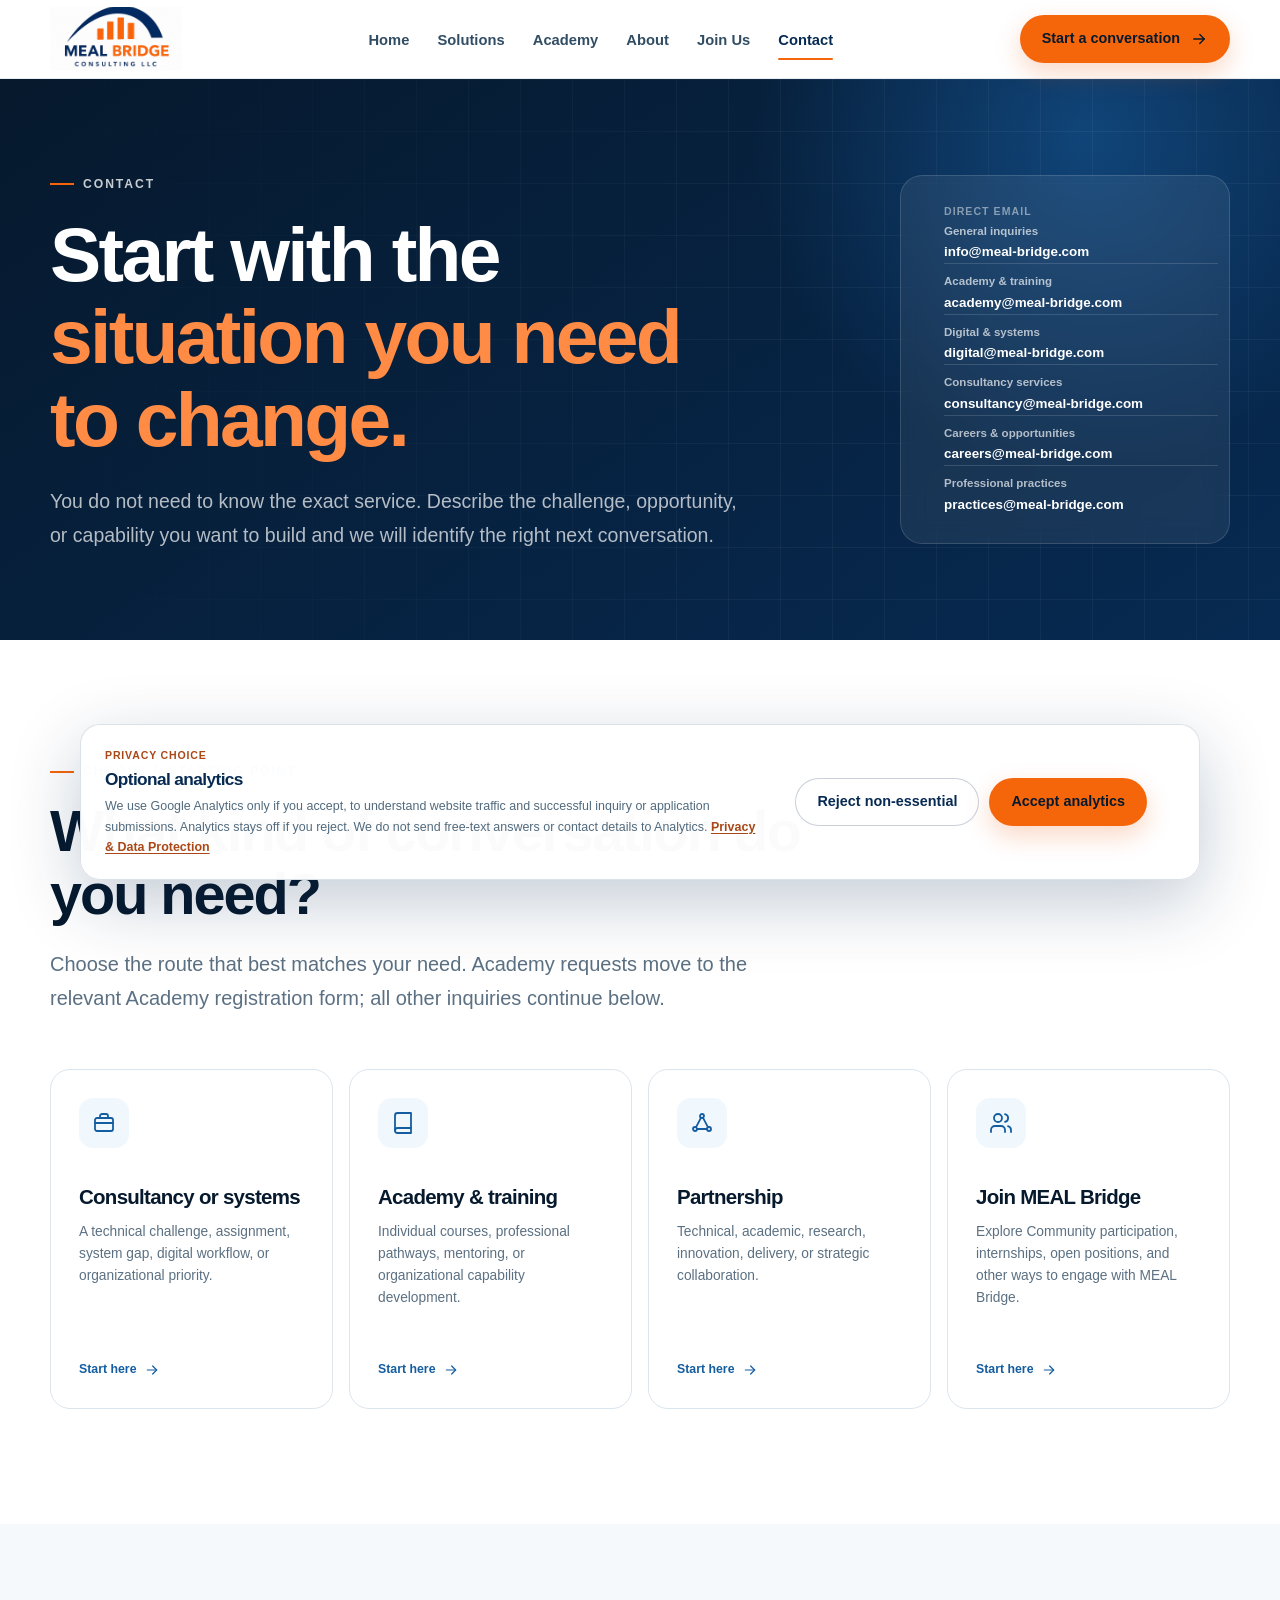
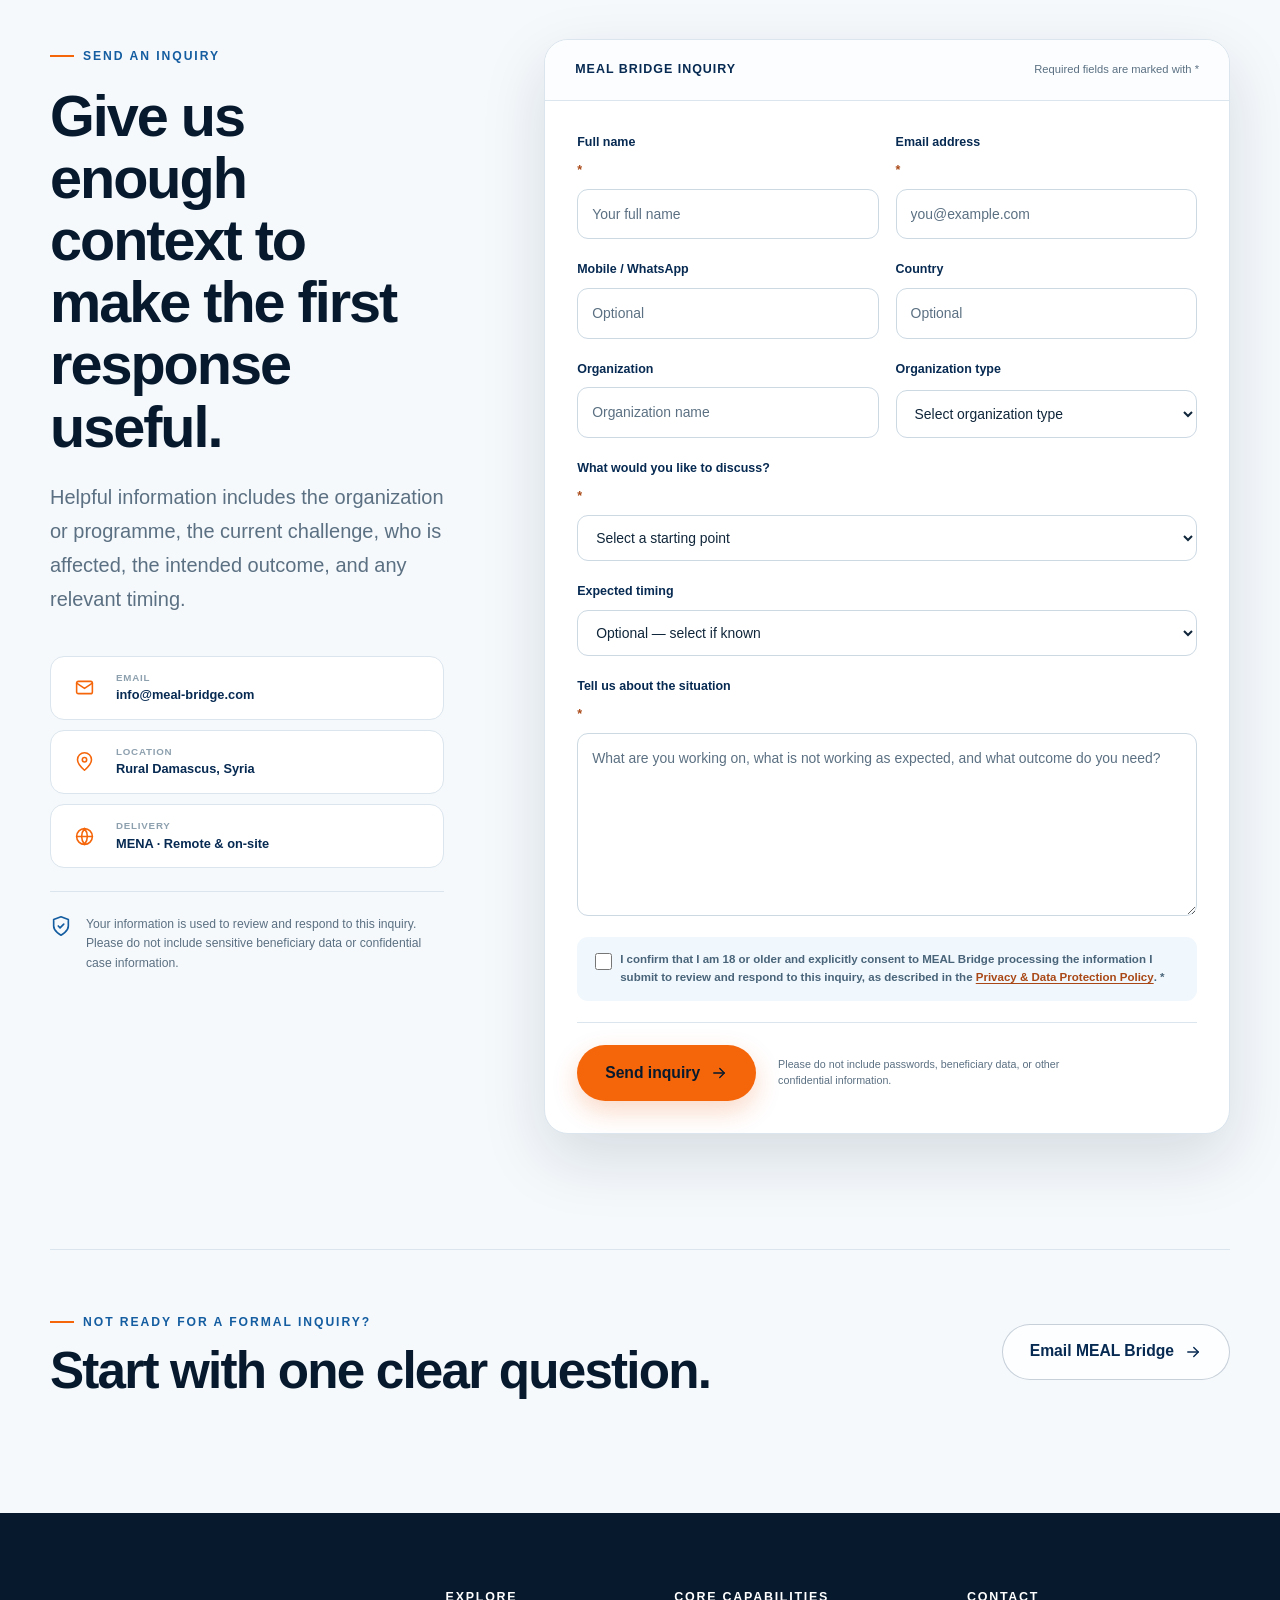
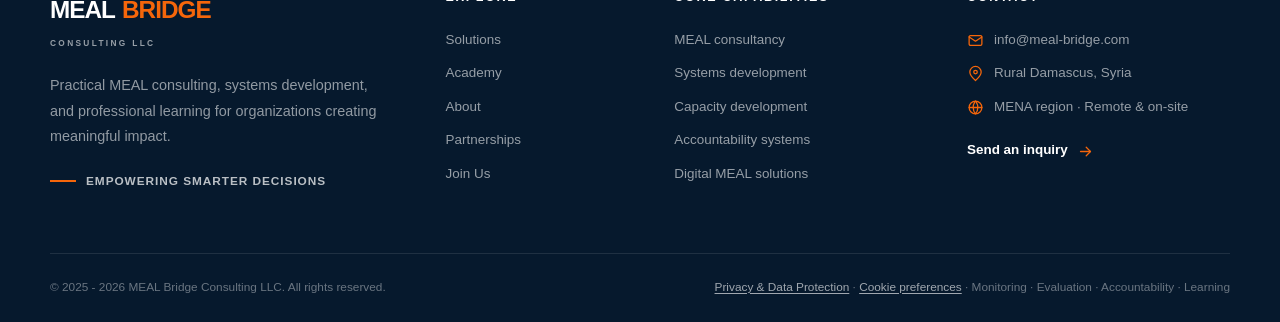
<file: contact.html>
<!DOCTYPE html>

<html lang="en">

<head>
  <meta charset="utf-8" />
  <meta content="width=device-width, initial-scale=1" name="viewport" />
  <script src="js/i18n-init.js?v=3"></script>
  <style>
    html.i18n-loading body {
      visibility: hidden;
    }
  </style>
  <meta content="#072a52" name="theme-color" />
  <title>Contact MEAL Bridge | Consultancy, Systems &amp; Academy</title>
  <meta
    content="Contact MEAL Bridge about MEAL consultancy, digital systems, training, organizational capacity development, partnerships or professional collaboration across MENA."
    name="description" />
  <meta content="MEAL Bridge" name="application-name" />
  <meta content="index,follow,max-image-preview:large,max-snippet:-1,max-video-preview:-1" name="robots" />
  <meta content="telephone=no" name="format-detection" />
  <link href="https://meal-bridge.com/contact.html" rel="canonical" />
  <link href="favicon.svg" rel="icon" type="image/svg+xml" />
  <link href="sitemap.xml" rel="sitemap" type="application/xml" />
  <style>
    html {
      max-width: 100%;
      overflow-x: hidden;
    }

    @supports (overflow: clip) {
      html {
        overflow-x: clip;
      }
    }

    @media (max-width: 760px) {
      .main-nav:not(.is-open) {
        display: none;
        visibility: hidden;
      }

      .main-nav.is-open {
        display: flex;
        visibility: visible;
      }
    }
  </style>
  <link href="assets/css/style.css" rel="stylesheet" />
  <meta content="website" property="og:type" />
  <meta content="MEAL Bridge Consulting LLC" property="og:site_name" />
  <meta content="en_US" property="og:locale" />
  <meta content="Contact MEAL Bridge | Consultancy, Systems &amp; Academy" property="og:title" />
  <meta
    content="Discuss MEAL consultancy, digital systems, professional learning, partnerships or collaboration across MENA."
    property="og:description" />
  <meta content="https://meal-bridge.com/contact.html" property="og:url" />
  <meta content="https://meal-bridge.com/og.png" property="og:image" />
  <meta content="https://meal-bridge.com/og.png" property="og:image:secure_url" />
  <meta content="image/png" property="og:image:type" />
  <meta content="1200" property="og:image:width" />
  <meta content="630" property="og:image:height" />
  <meta content="MEAL Bridge — stronger MEAL systems, better decisions, greater impact" property="og:image:alt" />
  <meta content="summary_large_image" name="twitter:card" />
  <meta content="Contact MEAL Bridge | Consultancy, Systems &amp; Academy" name="twitter:title" />
  <meta
    content="Discuss MEAL consultancy, systems development, Academy programmes, partnerships or professional collaboration."
    name="twitter:description" />
  <meta content="https://meal-bridge.com/og.png" name="twitter:image" />
  <meta content="MEAL Bridge — stronger MEAL systems, better decisions, greater impact" name="twitter:image:alt" />
  <script type="application/ld+json">
  {
    "@context": "https://schema.org",
    "@graph": [
      {
        "@type": "ContactPage",
        "@id": "https://meal-bridge.com/contact.html#webpage",
        "url": "https://meal-bridge.com/contact.html",
        "name": "Contact MEAL Bridge | Consultancy, Systems & Academy",
        "description": "Contact MEAL Bridge about consultancy, digital systems, training, partnerships or professional collaboration.",
        "isPartOf": {"@id": "https://meal-bridge.com/#website"},
        "about": {"@id": "https://meal-bridge.com/#organization"},
        "dateModified": "2026-08-27",
        "inLanguage": "en"
      },
      {
        "@type": "BreadcrumbList",
        "@id": "https://meal-bridge.com/contact.html#breadcrumb",
        "itemListElement": [
          {"@type": "ListItem", "position": 1, "name": "Home", "item": "https://meal-bridge.com/"},
          {"@type": "ListItem", "position": 2, "name": "Contact", "item": "https://meal-bridge.com/contact.html"}
        ]
      },
      {
        "@type": "ContactPoint",
        "@id": "https://meal-bridge.com/contact.html#contact-point",
        "contactType": "customer service",
        "email": "info@meal-bridge.com",
        "availableLanguage": ["English", "Arabic"],
        "areaServed": "MENA"
      }
    ]
  }
  </script>
  <script defer src="js/analytics-consent.js"></script>
  <script defer="" src="js/main.js?v=4">
  </script>
  <script defer src="js/i18n.js?v=7"></script>
  <script defer src="js/analytics-events.js?v=4"></script>
</head>

<body>
  <a class="skip-link" href="#main-content">Skip to main content</a>
  <header class="site-header">
    <div class="container header-inner">
      <a href="index.html" class="brand" aria-label="MEAL Bridge home">
        <img src="assets/images/meal-bridge-logo.png" width="180" height="120" decoding="async"
          alt="MEAL Bridge Consulting LLC" />
      </a>
      <nav class="main-nav" aria-label="Primary navigation">
        <div class="mobile-nav-label">
          <span>Navigate</span>
          <button type="button" aria-label="Close navigation">
            <svg aria-hidden="true" fill="none" stroke="currentColor" stroke-linecap="round" stroke-linejoin="round"
              stroke-width="1.8" viewBox="0 0 24 24">
              <path d="M6 6l12 12M18 6 6 18"></path>
            </svg>
          </button>
        </div>
        <button type="button" style="display: none;" class="language-toggle" aria-label="Switch to Arabic"
          aria-pressed="false">العربية</button>
        <a href="index.html">Home</a>
        <a href="solutions.html">Solutions</a>
        <a href="academy.html">Academy</a>
        <a href="about.html">About</a>
        <!--<a href="news.html">News</a>-->
        <a href="join-us.html">Join Us</a>
        <a href="contact.html" class="active" aria-current="page">Contact</a>
        <a href="contact.html" class="button button-primary mobile-nav-cta">Start a conversation <svg aria-hidden="true"
            fill="none" stroke="currentColor" stroke-linecap="round" stroke-linejoin="round" stroke-width="1.8"
            viewBox="0 0 24 24">
            <path d="M5 12h14"></path>
            <path d="m13 6 6 6-6 6"></path>
          </svg>
        </a>
      </nav>
      <div class="header-actions">
        <a href="contact.html" class="button button-primary header-cta">Start a conversation <svg aria-hidden="true"
            fill="none" stroke="currentColor" stroke-linecap="round" stroke-linejoin="round" stroke-width="1.8"
            viewBox="0 0 24 24">
            <path d="M5 12h14"></path>
            <path d="m13 6 6 6-6 6"></path>
          </svg>
        </a>
        <button class="menu-button" type="button" aria-label="Open navigation" aria-expanded="false">
          <svg aria-hidden="true" fill="none" stroke="currentColor" stroke-linecap="round" stroke-linejoin="round"
            stroke-width="1.8" viewBox="0 0 24 24">
            <path d="M4 7h16M4 12h16M4 17h16"></path>
          </svg>
        </button>
      </div>
    </div>
  </header>
  <main id="main-content">
    <section class="page-hero">
      <div aria-hidden="true" class="page-hero-grid">
      </div>
      <div class="container page-hero-inner">
        <div>
          <span class="eyebrow eyebrow-light">Contact</span>
          <h1>Start with the <span class="hero-accent">situation you need to change.</span>
          </h1>
          <div class="page-hero-copy">
            <p>You do not need to know the exact service. Describe the challenge, opportunity, or capability you want to
              build and we will identify the right next conversation.</p>
          </div>
        </div>
        <div class="page-hero-aside">
          <div class="contact-hero-aside"><svg aria-hidden="true" fill="none" stroke="currentColor"
              stroke-linecap="round" stroke-linejoin="round" stroke-width="1.8" viewbox="0 0 24 24">
              <rect height="14" rx="2" width="18" x="3" y="5"></rect>
              <path d="m3 7 9 6 9-6"></path>
            </svg><span class="contact-email-directory"><small>Direct email</small><a class="contact-email-entry"
                href="mailto:info@meal-bridge.com"><span>General
                  inquiries</span><strong>info@meal-bridge.com</strong></a><a class="contact-email-entry"
                href="mailto:academy@meal-bridge.com"><span>Academy &amp;
                  training</span><strong>academy@meal-bridge.com</strong></a><a class="contact-email-entry"
                href="mailto:digital@meal-bridge.com"><span>Digital &amp;
                  systems</span><strong>digital@meal-bridge.com</strong></a><a class="contact-email-entry"
                href="mailto:consultancy@meal-bridge.com"><span>Consultancy
                  services</span><strong>consultancy@meal-bridge.com</strong></a><a class="contact-email-entry"
                href="mailto:careers@meal-bridge.com"><span>Careers &amp;
                  opportunities</span><strong>careers@meal-bridge.com</strong></a><a class="contact-email-entry"
                href="mailto:practices@meal-bridge.com"><span>Professional
                  practices</span><strong>practices@meal-bridge.com</strong></a></span></div>
        </div>
      </div>
    </section>
    <section class="section conversation-section">
      <div class="container">
        <div class="section-heading section-heading-left">
          <span class="eyebrow">Choose a starting point</span>
          <h2>What kind of conversation do you need?</h2>
          <div class="section-lead">
            <p>Choose the route that best matches your need. Academy requests move to the relevant Academy registration
              form; all other inquiries continue below.</p>
          </div>
        </div>
        <div class="conversation-grid">
          <a href="contact.html#inquiry">
            <span>
              <svg aria-hidden="true" fill="none" stroke="currentColor" stroke-linecap="round" stroke-linejoin="round"
                stroke-width="1.8" viewbox="0 0 24 24">
                <rect height="13" rx="2" width="18" x="3" y="7">
                </rect>
                <path d="M8 7V5a2 2 0 0 1 2-2h4a2 2 0 0 1 2 2v2">
                </path>
                <path d="M3 12h18">
                </path>
              </svg>
            </span>
            <h2>Consultancy or systems</h2>
            <p>A technical challenge, assignment, system gap, digital workflow, or organizational priority.</p>
            <b>Start here <svg aria-hidden="true" fill="none" stroke="currentColor" stroke-linecap="round"
                stroke-linejoin="round" stroke-width="1.8" viewbox="0 0 24 24">
                <path d="M5 12h14">
                </path>
                <path d="m13 6 6 6-6 6">
                </path>
              </svg>
            </b>
          </a>
          <a href="contact.html?intent=academy#inquiry">
            <span>
              <svg aria-hidden="true" fill="none" stroke="currentColor" stroke-linecap="round" stroke-linejoin="round"
                stroke-width="1.8" viewbox="0 0 24 24">
                <path d="M4 19.5A2.5 2.5 0 0 1 6.5 17H20">
                </path>
                <path d="M6.5 2H20v20H6.5A2.5 2.5 0 0 1 4 19.5v-15A2.5 2.5 0 0 1 6.5 2Z">
                </path>
              </svg>
            </span>
            <h2>Academy &amp; training</h2>
            <p>Individual courses, professional pathways, mentoring, or organizational capability development.</p>
            <b>Start here <svg aria-hidden="true" fill="none" stroke="currentColor" stroke-linecap="round"
                stroke-linejoin="round" stroke-width="1.8" viewbox="0 0 24 24">
                <path d="M5 12h14">
                </path>
                <path d="m13 6 6 6-6 6">
                </path>
              </svg>
            </b>
          </a>
          <a href="contact.html?intent=partnership#inquiry">
            <span>
              <svg aria-hidden="true" fill="none" stroke="currentColor" stroke-linecap="round" stroke-linejoin="round"
                stroke-width="1.8" viewbox="0 0 24 24">
                <circle cx="12" cy="5" r="2">
                </circle>
                <circle cx="5" cy="18" r="2">
                </circle>
                <circle cx="19" cy="18" r="2">
                </circle>
                <path d="m10.9 6.8-4.8 9.4M13.1 6.8l4.8 9.4M7 18h10">
                </path>
              </svg>
            </span>
            <h2>Partnership</h2>
            <p>Technical, academic, research, innovation, delivery, or strategic collaboration.</p>
            <b>Start here <svg aria-hidden="true" fill="none" stroke="currentColor" stroke-linecap="round"
                stroke-linejoin="round" stroke-width="1.8" viewbox="0 0 24 24">
                <path d="M5 12h14">
                </path>
                <path d="m13 6 6 6-6 6">
                </path>
              </svg>
            </b>
          </a>
          <a href="contact.html?intent=join#inquiry">
            <span>
              <svg aria-hidden="true" fill="none" stroke="currentColor" stroke-linecap="round" stroke-linejoin="round"
                stroke-width="1.8" viewbox="0 0 24 24">
                <path d="M16 21v-2a4 4 0 0 0-4-4H6a4 4 0 0 0-4 4v2">
                </path>
                <circle cx="9" cy="7" r="4">
                </circle>
                <path d="M22 21v-2a4 4 0 0 0-3-3.9M16 3.1a4 4 0 0 1 0 7.8">
                </path>
              </svg>
            </span>
            <h2>Join MEAL Bridge</h2>
            <p>Explore Community participation, internships, open positions, and other ways to engage with MEAL Bridge.
            </p>
            <b>Start here <svg aria-hidden="true" fill="none" stroke="currentColor" stroke-linecap="round"
                stroke-linejoin="round" stroke-width="1.8" viewbox="0 0 24 24">
                <path d="M5 12h14">
                </path>
                <path d="m13 6 6 6-6 6">
                </path>
              </svg>
            </b>
          </a>
        </div>
      </div>
    </section>
    <section class="section inquiry-section" id="inquiry">
      <div class="container inquiry-grid">
        <div class="inquiry-context">
          <div class="section-heading section-heading-left">
            <span class="eyebrow">Send an inquiry</span>
            <h2>Give us enough context to make the first response useful.</h2>
            <div class="section-lead">
              <p>Helpful information includes the organization or programme, the current challenge, who is affected, the
                intended outcome, and any relevant timing.</p>
            </div>
          </div>
          <div class="contact-direct-list">
            <a href="mailto:info@meal-bridge.com">
              <svg aria-hidden="true" fill="none" stroke="currentColor" stroke-linecap="round" stroke-linejoin="round"
                stroke-width="1.8" viewbox="0 0 24 24">
                <rect height="14" rx="2" width="18" x="3" y="5">
                </rect>
                <path d="m3 7 9 6 9-6">
                </path>
              </svg>
              <span>
                <small>Email</small>
                <strong>info@meal-bridge.com</strong>
              </span>
            </a>
            <div>
              <svg aria-hidden="true" fill="none" stroke="currentColor" stroke-linecap="round" stroke-linejoin="round"
                stroke-width="1.8" viewbox="0 0 24 24">
                <path d="M20 10c0 5-8 12-8 12S4 15 4 10a8 8 0 1 1 16 0Z">
                </path>
                <circle cx="12" cy="10" r="2.5">
                </circle>
              </svg>
              <span>
                <small>Location</small>
                <strong>Rural Damascus, Syria</strong>
              </span>
            </div>
            <div>
              <svg aria-hidden="true" fill="none" stroke="currentColor" stroke-linecap="round" stroke-linejoin="round"
                stroke-width="1.8" viewbox="0 0 24 24">
                <circle cx="12" cy="12" r="9">
                </circle>
                <path d="M3 12h18M12 3a14 14 0 0 1 0 18M12 3a14 14 0 0 0 0 18">
                </path>
              </svg>
              <span>
                <small>Delivery</small>
                <strong>MENA · Remote &amp; on-site</strong>
              </span>
            </div>
          </div>
          <div class="response-note">
            <svg aria-hidden="true" fill="none" stroke="currentColor" stroke-linecap="round" stroke-linejoin="round"
              stroke-width="1.8" viewbox="0 0 24 24">
              <path d="M12 22s8-4 8-10V5l-8-3-8 3v7c0 6 8 10 8 10Z">
              </path>
              <path d="m9 12 2 2 4-4">
              </path>
            </svg>
            <p>Your information is used to review and respond to this inquiry. Please do not include sensitive
              beneficiary data or confidential case information.</p>
          </div>
        </div>
        <div class="form-shell">
          <div class="form-shell-head">
            <span>MEAL Bridge inquiry</span>
            <p>Required fields are marked with *</p>
          </div>
          <form action="https://submit-form.com/7ARE8eDGE" class="contact-form-new"
            data-fallback-email="info@meal-bridge.com" data-form-type="contact" method="POST">
            <input name="submission_type" type="hidden" value="Contact and partnership inquiry" />
            <input name="source_page" type="hidden" value="meal-bridge.com/contact.html" />
            <input aria-hidden="true" autocomplete="off" class="form-honeypot" name="_honeypot" tabindex="-1"
              type="text" />
            <div class="form-row-new">
              <label>Full name <span>*</span>
                <input autocomplete="name" maxlength="100" minlength="2" name="full_name" placeholder="Your full name"
                  required="" type="text" />
              </label>
              <label>Email address <span>*</span>
                <input autocomplete="email" name="email" placeholder="you@example.com" required="" type="email" />
              </label>
            </div>
            <div class="form-row-new">
              <label>Mobile / WhatsApp<input autocomplete="tel" inputmode="tel" maxlength="40" name="mobile_whatsapp"
                  placeholder="Optional" type="tel" />
              </label>
              <label>Country<input autocomplete="country-name" maxlength="80" name="country" placeholder="Optional"
                  type="text" />
              </label>
            </div>
            <div class="form-row-new">
              <label>Organization<input autocomplete="organization" maxlength="150" name="organization"
                  placeholder="Organization name" type="text" />
              </label>
              <label>Organization type<select name="organization_type">
                  <option disabled="" selected="" value="">Select organization type</option>
                  <option>NGO / INGO</option>
                  <option>UN agency</option>
                  <option>Government / public institution</option>
                  <option>University / academic institution</option>
                  <option>Private sector</option>
                  <option>Individual professional</option>
                  <option>Other</option>
                </select>
              </label>
            </div>
            <label>What would you like to discuss? <span>*</span>
              <select name="interest" required="">
                <option disabled="" selected="" value="">Select a starting point</option>
                <option>MEAL consultancy</option>
                <option>Systems development</option>
                <option>Academy &amp; training</option>
                <option>Partnership opportunity</option>
                <option>Join MEAL Bridge</option>
                <option>Career Consultation Session</option>
                <option>General inquiry</option>
              </select>
            </label>
            <label>Expected timing<select name="expected_timing">
                <option selected="" value="">Optional — select if known</option>
                <option>As soon as possible</option>
                <option>Within 1 month</option>
                <option>Within 1–3 months</option>
                <option>More than 3 months</option>
                <option>Exploratory / not yet decided</option>
              </select>
            </label>
            <label>Tell us about the situation <span>*</span>
              <textarea maxlength="4000" minlength="20" name="message"
                placeholder="What are you working on, what is not working as expected, and what outcome do you need?"
                required="" rows="7">
</textarea>
            </label>
            <label class="checkbox-field"><input name="data_use_consent" required="" type="checkbox"
                value="Yes" /><span>I confirm that I am 18 or older and explicitly consent to MEAL Bridge processing the
                information I submit to review and respond to this inquiry, as described in the <a href="privacy.html"
                  target="_blank" rel="noopener">Privacy &amp; Data Protection Policy</a>. *</span></label>
            <div class="form-submit-row">
              <button class="button button-primary button-large" type="submit">Send inquiry <svg aria-hidden="true"
                  fill="none" stroke="currentColor" stroke-linecap="round" stroke-linejoin="round" stroke-width="1.8"
                  viewbox="0 0 24 24">
                  <path d="M5 12h14">
                  </path>
                  <path d="m13 6 6 6-6 6">
                  </path>
                </svg>
              </button>
              <p>Please do not include passwords, beneficiary data, or other confidential information.</p>
            </div>
          </form>
        </div>
      </div>
    </section>
    <section class="section simple-cta-section">
      <div class="container simple-cta">
        <div>
          <span class="eyebrow">Not ready for a formal inquiry?</span>
          <h2>Start with one clear question.</h2>
        </div>
        <a class="button button-secondary button-large" href="mailto:info@meal-bridge.com">Email MEAL Bridge <svg
            aria-hidden="true" fill="none" stroke="currentColor" stroke-linecap="round" stroke-linejoin="round"
            stroke-width="1.8" viewbox="0 0 24 24">
            <path d="M5 12h14">
            </path>
            <path d="m13 6 6 6-6 6">
            </path>
          </svg>
        </a>
      </div>
    </section>
  </main>
  <footer class="site-footer">
    <div class="container footer-main">
      <div class="footer-brand">
        <a aria-label="MEAL Bridge home" class="footer-wordmark" href="index.html">
          <span>MEAL</span> BRIDGE<small>CONSULTING LLC</small>
        </a>
        <p>Practical MEAL consulting, systems development, and professional learning for organizations creating
          meaningful impact.</p>
        <div class="footer-signal">
          <span>
          </span> Empowering smarter decisions
        </div>
      </div>
      <div class="footer-column">
        <h2>Explore</h2>
        <a href="solutions.html">Solutions</a>
        <a href="academy.html">Academy</a>
        <a href="about.html">About</a>
        <a href="contact.html?intent=partnership">Partnerships</a>
        <a href="join-us.html">Join Us</a>
      </div>
      <div class="footer-column">
        <h2>Core capabilities</h2>
        <a href="solutions.html#consultancy">MEAL consultancy</a>
        <a href="solutions.html#systems">Systems development</a>
        <a href="academy.html">Capacity development</a>
        <a href="solutions.html#accountability">Accountability systems</a>
        <a href="solutions.html#digital">Digital MEAL solutions</a>
      </div>
      <div class="footer-column footer-contact">
        <h2>Contact</h2>
        <a href="mailto:info@meal-bridge.com">
          <svg aria-hidden="true" fill="none" stroke="currentColor" stroke-linecap="round" stroke-linejoin="round"
            stroke-width="1.8" viewbox="0 0 24 24">
            <rect height="14" rx="2" width="18" x="3" y="5">
            </rect>
            <path d="m3 7 9 6 9-6">
            </path>
          </svg> info@meal-bridge.com</a>
        <span>
          <svg aria-hidden="true" fill="none" stroke="currentColor" stroke-linecap="round" stroke-linejoin="round"
            stroke-width="1.8" viewbox="0 0 24 24">
            <path d="M20 10c0 5-8 12-8 12S4 15 4 10a8 8 0 1 1 16 0Z">
            </path>
            <circle cx="12" cy="10" r="2.5">
            </circle>
          </svg> Rural Damascus, Syria</span>
        <span>
          <svg aria-hidden="true" fill="none" stroke="currentColor" stroke-linecap="round" stroke-linejoin="round"
            stroke-width="1.8" viewbox="0 0 24 24">
            <circle cx="12" cy="12" r="9">
            </circle>
            <path d="M3 12h18M12 3a14 14 0 0 1 0 18M12 3a14 14 0 0 0 0 18">
            </path>
          </svg> MENA region · Remote &amp; on-site</span>
        <a class="text-link" href="contact.html">Send an inquiry <svg aria-hidden="true" fill="none"
            stroke="currentColor" stroke-linecap="round" stroke-linejoin="round" stroke-width="1.8" viewbox="0 0 24 24">
            <path d="M5 12h14">
            </path>
            <path d="m13 6 6 6-6 6">
            </path>
          </svg>
        </a>
      </div>
    </div>
    <div class="container footer-bottom">
      <p>© 2025 - 2026 MEAL Bridge Consulting LLC. All rights reserved.</p>
      <p><a href="privacy.html">Privacy &amp; Data Protection</a> · Monitoring · Evaluation · Accountability · Learning
      </p>
    </div>
  </footer>
</body>

</html>
</file>
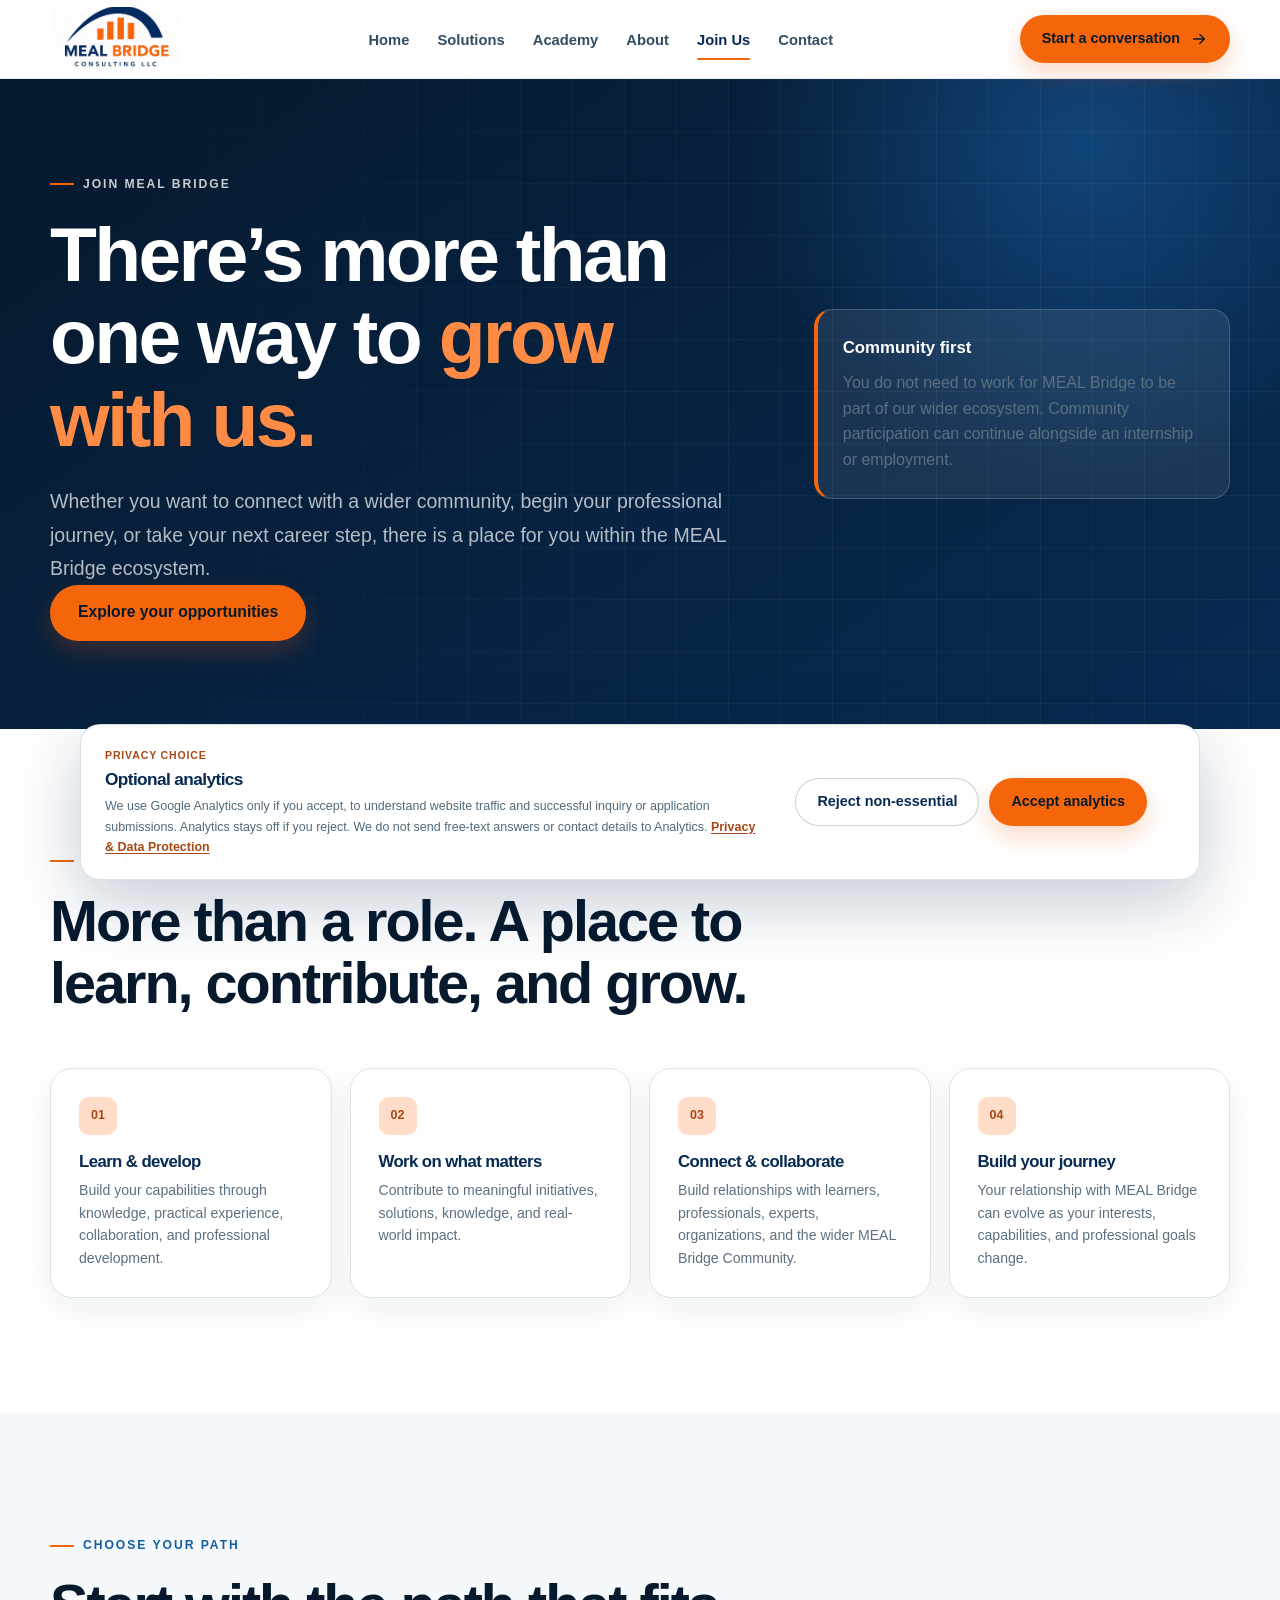
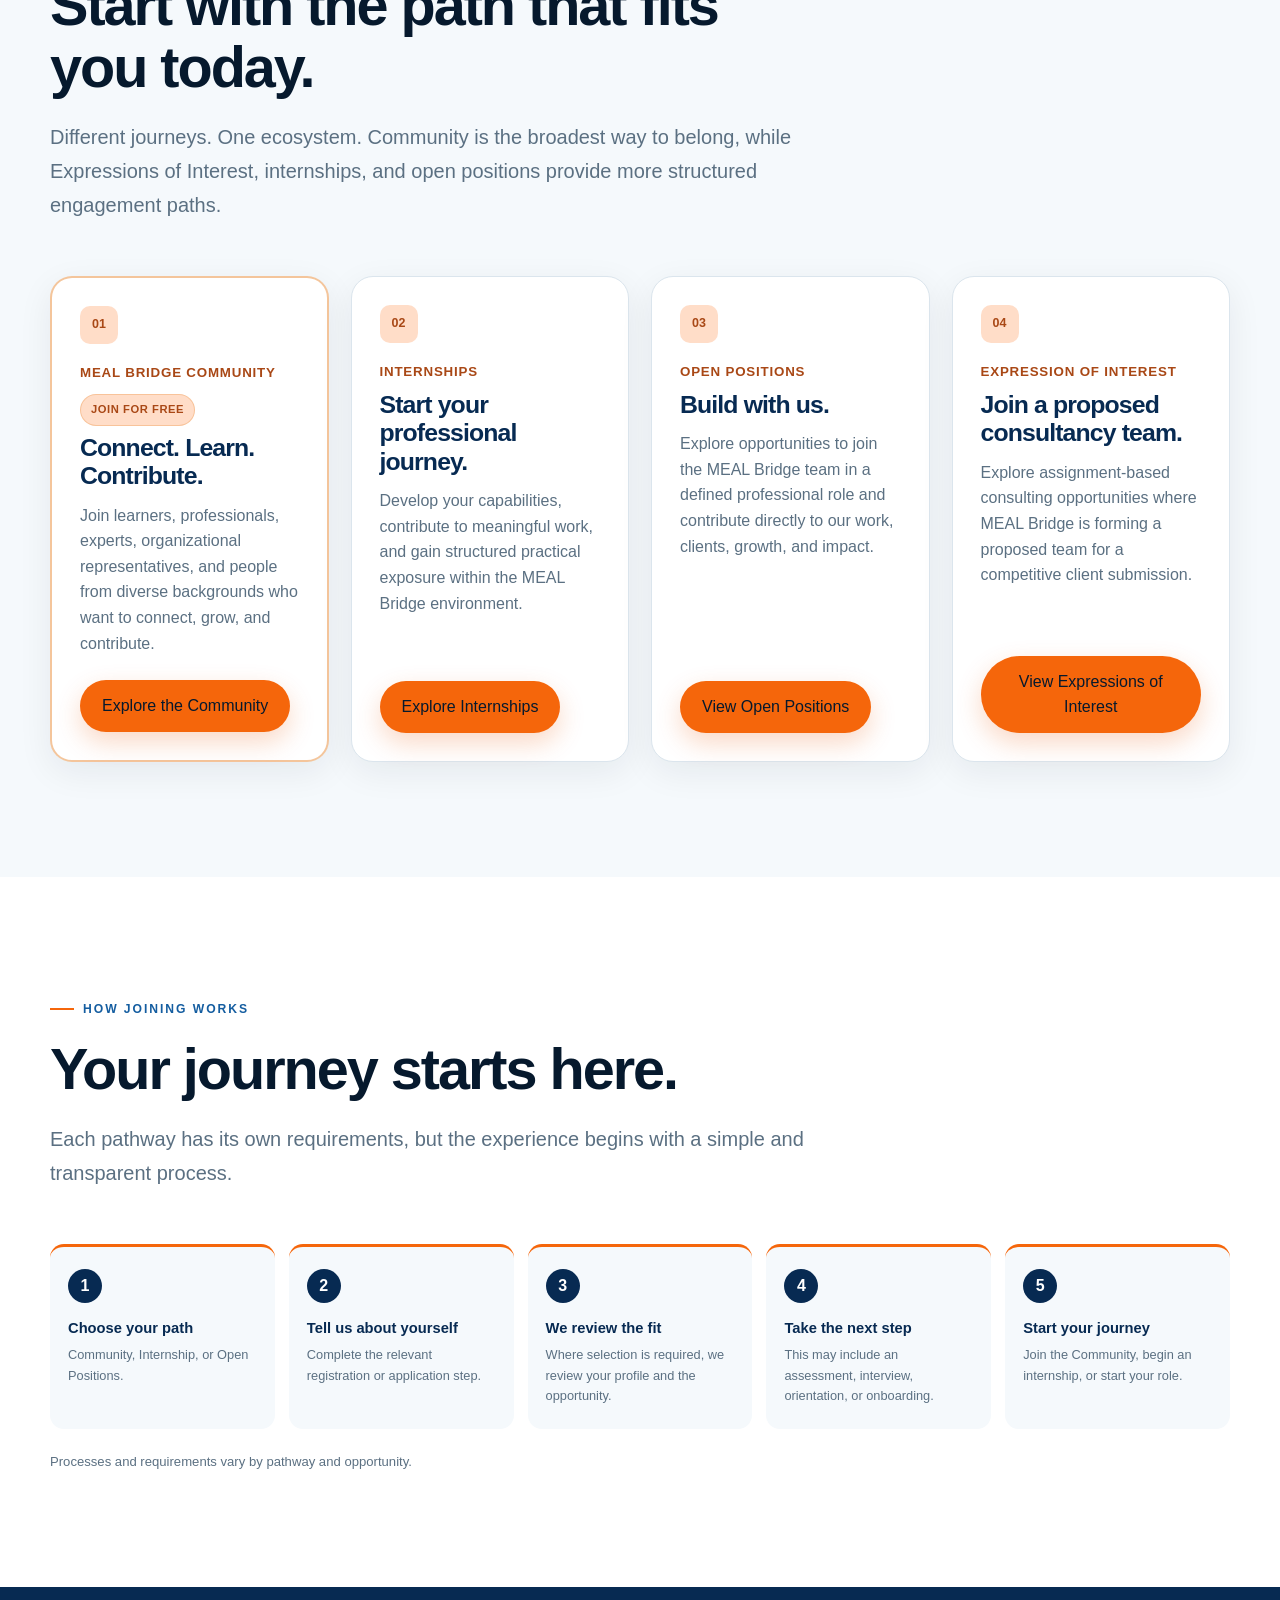
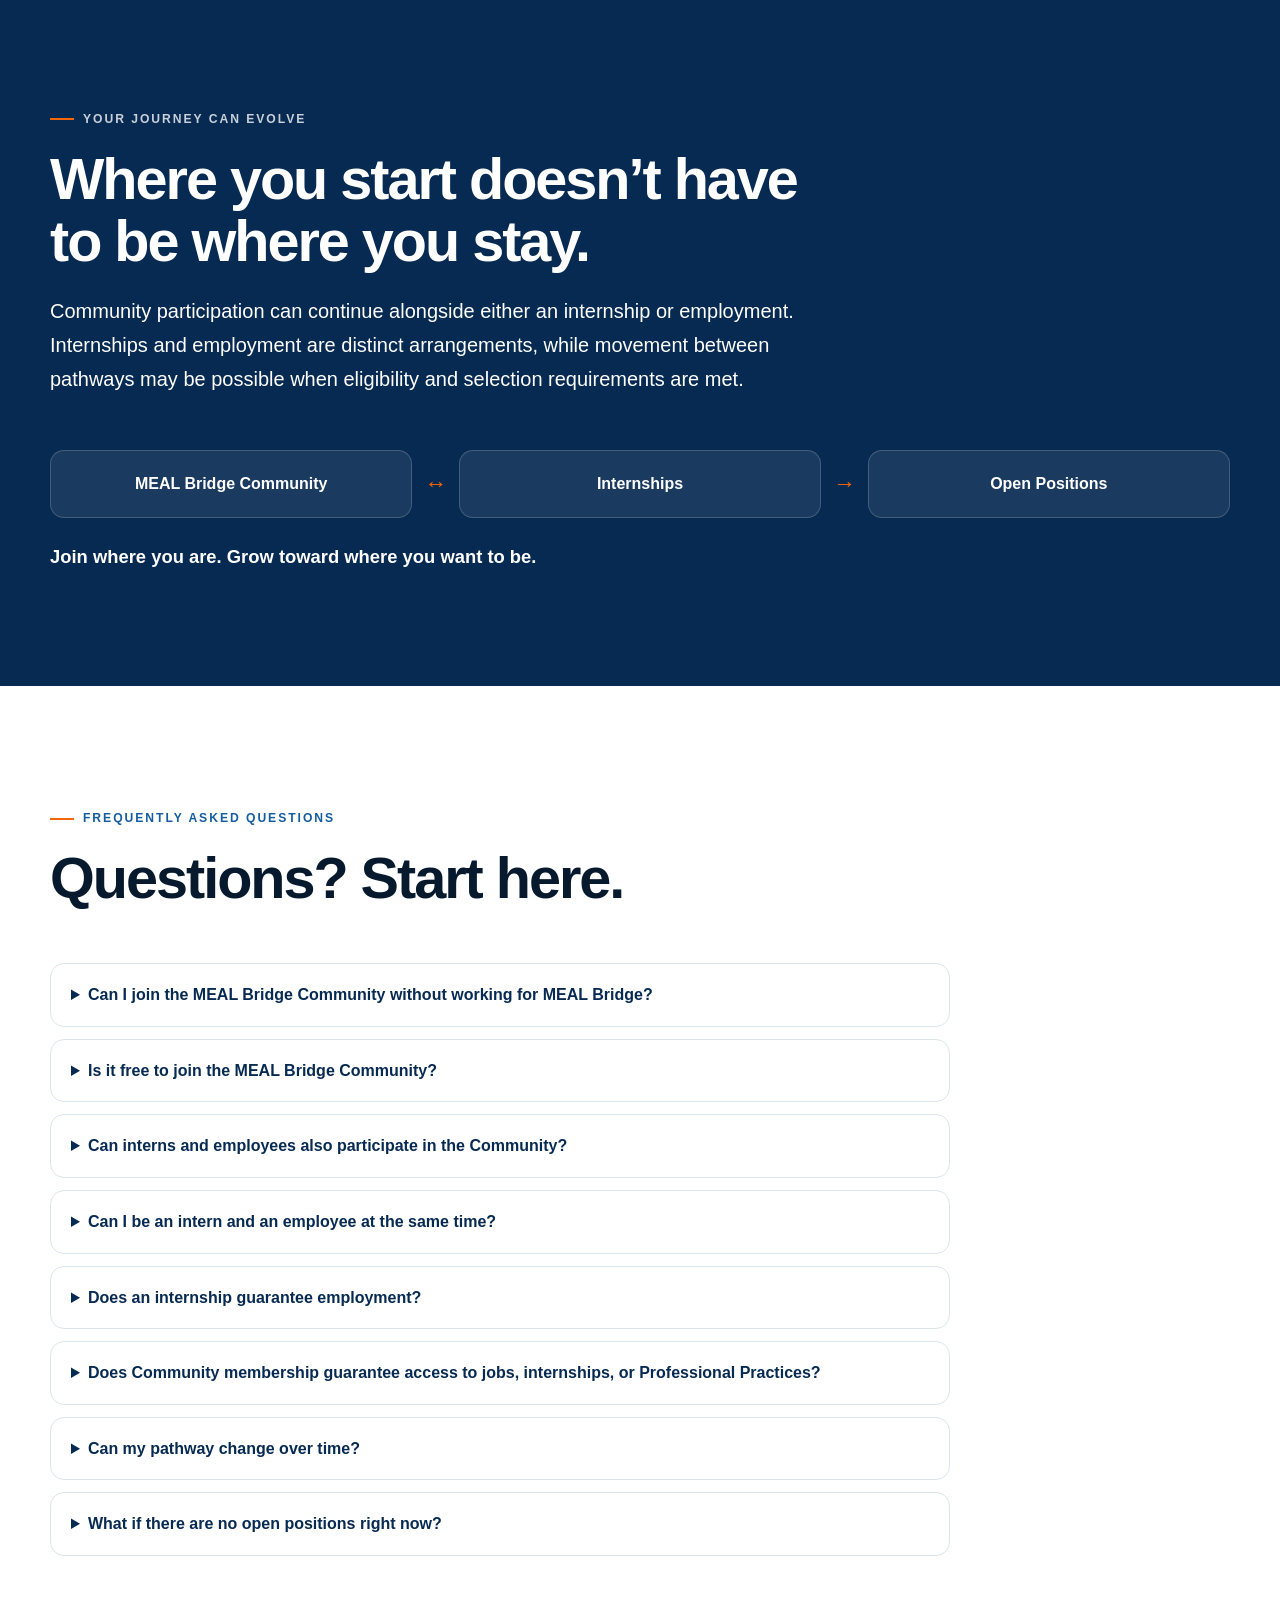
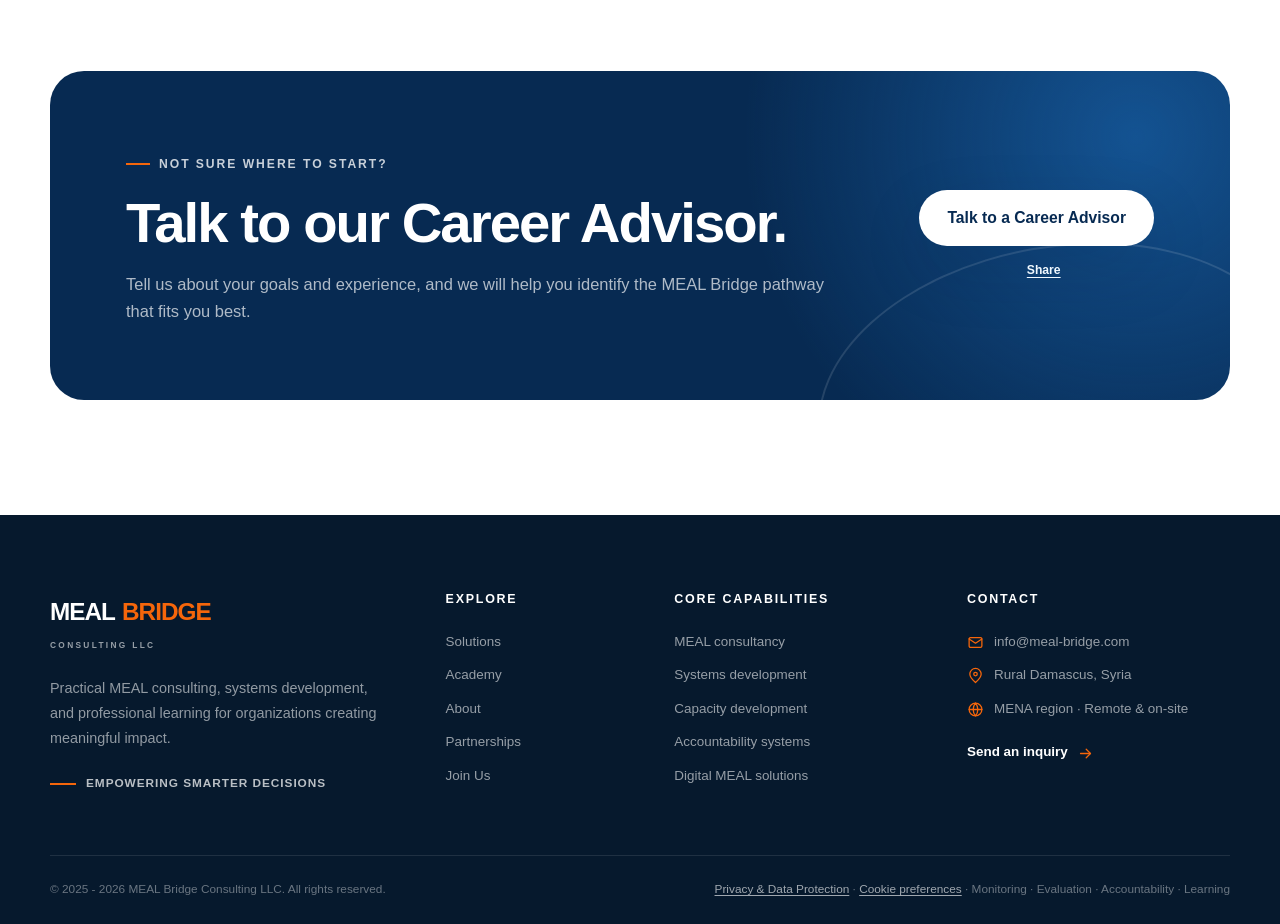
<file: join-us.html>
<!DOCTYPE html>

<html lang="en">

<head>
  <meta charset="utf-8" />
  <meta content="width=device-width, initial-scale=1" name="viewport" />
  <script src="js/i18n-init.js?v=3"></script>
  <style>
    html.i18n-loading body {
      visibility: hidden;
    }
  </style>
  <meta content="#072a52" name="theme-color" />
  <title>Join MEAL Bridge | Community, Consulting Opportunities, Internships &amp; Careers</title>
  <meta
    content="Join the MEAL Bridge ecosystem through our Community, consulting opportunities, internships, or open positions. Connect, learn, contribute, and grow with us."
    name="description" />
  <meta content="MEAL Bridge" name="application-name" />
  <meta content="index,follow,max-image-preview:large,max-snippet:-1,max-video-preview:-1" name="robots" />
  <meta content="telephone=no" name="format-detection" />
  <link href="https://meal-bridge.com/join-us.html" rel="canonical" />
  <link href="favicon.svg" rel="icon" type="image/svg+xml" />
  <link href="sitemap.xml" rel="sitemap" type="application/xml" />
  <style>
    html {
      max-width: 100%;
      overflow-x: hidden
    }

    @supports(overflow:clip) {
      html {
        overflow-x: clip
      }
    }

    @media(max-width:760px) {
      .main-nav:not(.is-open) {
        display: none;
        visibility: hidden
      }

      .main-nav.is-open {
        display: flex;
        visibility: visible
      }
    }
  </style>
  <link href="assets/css/style.css" rel="stylesheet" />
  <meta content="website" property="og:type" />
  <meta content="MEAL Bridge Consulting LLC" property="og:site_name" />
  <meta content="en_US" property="og:locale" />
  <meta content="Join MEAL Bridge | Community, Consulting Opportunities, Internships &amp; Careers"
    property="og:title" />
  <meta
    content="There is more than one way to grow with MEAL Bridge. Explore our Community, consulting opportunities, internships, and open positions."
    property="og:description" />
  <meta content="https://meal-bridge.com/join-us.html" property="og:url" />
  <meta content="https://meal-bridge.com/og.png" property="og:image" />
  <meta content="summary_large_image" name="twitter:card" />
  <meta content="Join MEAL Bridge | Community, Consulting Opportunities, Internships &amp; Careers"
    name="twitter:title" />
  <meta content="Explore the MEAL Bridge Community, consulting opportunities, internships, and open positions."
    name="twitter:description" />
  <meta content="https://meal-bridge.com/og.png" name="twitter:image" />
  <script type="application/ld+json">{
    "@context":"https://schema.org",
    "@graph":[
      {"@type":"WebPage","@id":"https://meal-bridge.com/join-us.html#webpage","url":"https://meal-bridge.com/join-us.html","name":"Join MEAL Bridge | Community, Internships & Careers","description":"Join the MEAL Bridge ecosystem through Community participation, consulting opportunities, internships, or open positions.","isPartOf":{"@id":"https://meal-bridge.com/#website"},"about":{"@id":"https://meal-bridge.com/#organization"},"dateModified":"2026-09-23","inLanguage":"en"},
      {"@type":"BreadcrumbList","@id":"https://meal-bridge.com/join-us.html#breadcrumb","itemListElement":[{"@type":"ListItem","position":1,"name":"Home","item":"https://meal-bridge.com/"},{"@type":"ListItem","position":2,"name":"Join Us","item":"https://meal-bridge.com/join-us.html"}]}
    ]
  }</script>
  <script defer src="js/analytics-consent.js"></script>
  <script defer="" src="js/main.js?v=4"></script>
  <script defer src="js/i18n.js?v=7"></script>
  <script defer src="js/analytics-events.js?v=4"></script>
</head>

<body>
  <a class="skip-link" href="#main-content">Skip to main content</a>
  <header class="site-header">
    <div class="container header-inner">
      <a href="index.html" class="brand" aria-label="MEAL Bridge home">
        <img src="assets/images/meal-bridge-logo.png" width="180" height="120" decoding="async"
          alt="MEAL Bridge Consulting LLC" />
      </a>
      <nav class="main-nav" aria-label="Primary navigation">
        <div class="mobile-nav-label">
          <span>Navigate</span>
          <button type="button" aria-label="Close navigation">
            <svg aria-hidden="true" fill="none" stroke="currentColor" stroke-linecap="round" stroke-linejoin="round"
              stroke-width="1.8" viewBox="0 0 24 24">
              <path d="M6 6l12 12M18 6 6 18"></path>
            </svg>
          </button>
        </div>
        <button type="button" style="display: none;" class="language-toggle" aria-label="Switch to Arabic"
          aria-pressed="false">العربية</button>
        <a href="index.html">Home</a>
        <a href="solutions.html">Solutions</a>
        <a href="academy.html">Academy</a>
        <a href="about.html">About</a>
        <!--<a href="news.html">News</a>-->
        <a href="join-us.html" class="active" aria-current="page">Join Us</a>
        <a href="contact.html">Contact</a>
        <a href="contact.html" class="button button-primary mobile-nav-cta">Start a conversation <svg aria-hidden="true"
            fill="none" stroke="currentColor" stroke-linecap="round" stroke-linejoin="round" stroke-width="1.8"
            viewBox="0 0 24 24">
            <path d="M5 12h14"></path>
            <path d="m13 6 6 6-6 6"></path>
          </svg>
        </a>
      </nav>
      <div class="header-actions">
        <a href="contact.html" class="button button-primary header-cta">Start a conversation <svg aria-hidden="true"
            fill="none" stroke="currentColor" stroke-linecap="round" stroke-linejoin="round" stroke-width="1.8"
            viewBox="0 0 24 24">
            <path d="M5 12h14"></path>
            <path d="m13 6 6 6-6 6"></path>
          </svg>
        </a>
        <button class="menu-button" type="button" aria-label="Open navigation" aria-expanded="false">
          <svg aria-hidden="true" fill="none" stroke="currentColor" stroke-linecap="round" stroke-linejoin="round"
            stroke-width="1.8" viewBox="0 0 24 24">
            <path d="M4 7h16M4 12h16M4 17h16"></path>
          </svg>
        </button>
      </div>
    </div>
  </header>
  <main id="main-content">
    <section class="page-hero join-page-hero">
      <div aria-hidden="true" class="page-hero-grid"></div>
      <div class="container page-hero-inner">
        <div><span class="eyebrow eyebrow-light">Join MEAL Bridge</span>
          <h1>There’s more than one way to <span class="hero-accent">grow with us.</span></h1>
          <div class="page-hero-copy">
            <p>Whether you want to connect with a wider community, begin your professional journey, or take your next
              career step, there is a place for you within the MEAL Bridge ecosystem.</p>
          </div>
          <div class="hero-actions"><a class="button button-primary button-large" href="#join-paths">Explore your
              opportunities</a></div>
        </div>
        <aside class="join-hero-note"><strong>Community first</strong>
          <p>You do not need to work for MEAL Bridge to be part of our wider ecosystem. Community participation can
            continue alongside an internship or employment.</p>
        </aside>
      </div>
    </section>
    <section class="section section-white">
      <div class="container">
        <div class="section-heading section-heading-left"><span class="eyebrow">Why join MEAL Bridge</span>
          <h2>More than a role. A place to learn, contribute, and grow.</h2>
        </div>
        <div class="join-value-grid">
          <article><span>01</span>
            <h3>Learn &amp; develop</h3>
            <p>Build your capabilities through knowledge, practical experience, collaboration, and professional
              development.</p>
          </article>
          <article><span>02</span>
            <h3>Work on what matters</h3>
            <p>Contribute to meaningful initiatives, solutions, knowledge, and real-world impact.</p>
          </article>
          <article><span>03</span>
            <h3>Connect &amp; collaborate</h3>
            <p>Build relationships with learners, professionals, experts, organizations, and the wider MEAL Bridge
              Community.</p>
          </article>
          <article><span>04</span>
            <h3>Build your journey</h3>
            <p>Your relationship with MEAL Bridge can evolve as your interests, capabilities, and professional goals
              change.</p>
          </article>
        </div>
      </div>
    </section>
    <section class="section join-paths-section" id="join-paths">
      <div class="container">
        <div class="section-heading section-heading-left"><span class="eyebrow">Choose your path</span>
          <h2>Start with the path that fits you today.</h2>
          <div class="section-lead">
            <p>Different journeys. One ecosystem. Community is the broadest way to belong, while Expressions of
              Interest, internships, and open
              positions provide more structured engagement paths.</p>
          </div>
        </div>
        <div class="join-path-grid">
          <article class="join-path-card join-path-primary"><span class="join-path-number">01</span><small>MEAL Bridge
              Community</small><span class="join-free-badge">Join for free</span>
            <h3>Connect. Learn. Contribute.</h3>
            <p>Join learners, professionals, experts, organizational representatives, and people from diverse
              backgrounds who want to connect, grow, and contribute.</p><button aria-controls="join-panel-community"
              aria-expanded="false" class="button button-primary join-expand-button" data-join-expand="community"
              type="button">Explore the Community</button>
          </article>
          <article class="join-path-card"><span class="join-path-number">02</span><small>Internships</small>
            <h3>Start your professional journey.</h3>
            <p>Develop your capabilities, contribute to meaningful work, and gain structured practical exposure within
              the MEAL Bridge environment.</p><button aria-controls="join-panel-internships" aria-expanded="false"
              class="button button-primary join-expand-button" data-join-expand="internships" type="button">Explore
              Internships</button>
          </article>
          <article class="join-path-card"><span class="join-path-number">03</span><small>Open Positions</small>
            <h3>Build with us.</h3>
            <p>Explore opportunities to join the MEAL Bridge team in a defined professional role and contribute directly
              to our work, clients, growth, and impact.</p><button aria-controls="join-panel-positions"
              aria-expanded="false" class="button button-primary join-expand-button" data-join-expand="positions"
              type="button">View Open Positions</button>
          </article>
          <article class="join-path-card"><span class="join-path-number">04</span><small>Expression of Interest</small>
            <h3>Join a proposed consultancy team.</h3>
            <p>Explore assignment-based consulting opportunities where MEAL Bridge is forming a proposed team for a
              competitive client submission.</p><button aria-controls="join-panel-eoi" aria-expanded="false"
              class="button button-primary join-expand-button" data-join-expand="eoi" type="button">View Expressions of
              Interest</button>
          </article>
        </div>
        <div class="join-expansion-panel" data-join-panel="community" hidden="" id="join-panel-community">
          <div class="join-expansion-head join-expansion-head-community"><span class="eyebrow">MEAL Bridge
              Community</span>
            <div class="join-community-grid">
              <article class="join-opportunity-card" id="practice-community"><span
                  class="opportunity-division practice-community">Community of Practice</span>
                <h4>Community of Practice</h4>
                <p>Connect with MEAL professionals, share knowledge, join community activities, and stay informed about
                  future opportunities without selecting a Professional Practice.</p><button
                  class="text-link practice-apply" data-practice="Community of Practice" type="button">Join the
                  Community →</button><button aria-label="Share Community of Practice" class="content-share-button"
                  data-share-content data-content-type="practice_community" data-content-id="practice-community"
                  data-content-name="Community of Practice" type="button">Share</button>
              </article>
            </div>
            <h3>Choose a Professional Practice.</h3>
            <p>Professional Practices connect focused communities of practitioners to the division that manages or
              supports their work.</p>
          </div>
          <div class="join-opportunity-grid practice-grid">
            <article class="join-opportunity-card" id="practice-academy-training-practice"><span
                class="opportunity-division division-academy">Academy Division</span>
              <h4>Academy Training Practice</h4>
              <p>Designs and delivers practical learning experiences that strengthen professional and organizational
                capabilities.</p><button class="text-link practice-apply" data-practice="Academy Training Practice"
                type="button">Join this Practice →</button><button aria-label="Share Academy Training Practice"
                class=" content-share-button" data-share-content data-content-type="professional_practice"
                data-content-id="practice-academy-training-practice" data-content-name="Academy Training Practice"
                type="button">Share</button>
            </article>
            <article class="join-opportunity-card" id="practice-mentoring-and-amp-coaching-practice"><span
                class="opportunity-division division-academy">Academy Division</span>
              <h4>Mentoring &amp; Coaching Practice</h4>
              <p>Supports professionals through structured mentoring, coaching, reflection, and individualized
                professional development.</p><button class="text-link practice-apply"
                data-practice="Mentoring &amp; Coaching Practice" type="button">Join this Practice →</button><button
                aria-label="Share Mentoring &amp; Coaching Practice" class="content-share-button" data-share-content
                data-content-type="professional_practice" data-content-id="practice-mentoring-and-amp-coaching-practice"
                data-content-name="Mentoring &amp; Coaching Practice" type="button">Share</button>
            </article>
            <article class="join-opportunity-card" id="practice-curriculum-and-amp-learning-design-practice"><span
                class="opportunity-division division-academy">Academy Division</span>
              <h4>Curriculum &amp; Learning Design Practice</h4>
              <p>Develops curricula, learning pathways, training materials, and learning experiences around clear
                capability outcomes.</p><button class="text-link practice-apply"
                data-practice="Curriculum &amp; Learning Design Practice" type="button">Join this Practice
                →</button><button aria-label="Share Curriculum &amp; Learning Design Practice"
                class="content-share-button" data-share-content data-content-type="professional_practice"
                data-content-id="practice-curriculum-and-amp-learning-design-practice"
                data-content-name="Curriculum &amp; Learning Design Practice" type="button">Share</button>
            </article>
            <article class="join-opportunity-card" id="practice-meal-systems-design-practice"><span
                class="opportunity-division division-systems">Systems Development Division</span>
              <h4>MEAL Systems Design Practice</h4>
              <p>Brings practitioners together to design and strengthen practical MEAL systems, processes, tools, and
                workflows.</p><button class="text-link practice-apply" data-practice="MEAL Systems Design Practice"
                type="button">Join this Practice →</button><button aria-label="Share MEAL Systems Design Practice"
                class="content-share-button" data-share-content data-content-type="professional_practice"
                data-content-id="practice-meal-systems-design-practice" data-content-name="MEAL Systems Design Practice"
                type="button">Share</button>
            </article>
            <article class="join-opportunity-card" id="practice-digital-solutions-and-amp-innovation-practice"><span
                class="opportunity-division division-systems">Systems Development Division</span>
              <h4>Digital Solutions &amp; Innovation Practice</h4>
              <p>Explores digital tools, automation, data solutions, and innovation that make MEAL systems more
                effective and usable.</p><button class="text-link practice-apply"
                data-practice="Digital Solutions &amp; Innovation Practice" type="button">Join this Practice
                →</button><button aria-label="Share Digital Solutions &amp; Innovation Practice"
                class="content-share-button" data-share-content data-content-type="professional_practice"
                data-content-id="practice-digital-solutions-and-amp-innovation-practice"
                data-content-name="Digital Solutions &amp; Innovation Practice" type="button">Share</button>
            </article>
            <article class="join-opportunity-card" id="practice-research-practice"><span
                class="opportunity-division division-consultancy">Consultancy Division</span>
              <h4>Research Practice</h4>
              <p>Connects practitioners working on applied research, evidence generation, analysis, and translating
                findings into useful insights.</p><button class="text-link practice-apply"
                data-practice="Research Practice" type="button">Join this Practice →</button><button
                aria-label="Share Research Practice" class="content-share-button" data-share-content
                data-content-type="professional_practice" data-content-id="practice-research-practice"
                data-content-name="Research Practice" type="button">Share</button>
            </article>
            <article class="join-opportunity-card" id="practice-monitoring-and-amp-evaluation-practice"><span
                class="opportunity-division division-consultancy">Consultancy Division</span>
              <h4>Monitoring &amp; Evaluation Practice</h4>
              <p>Brings practitioners together around monitoring and evaluation frameworks, methodologies,
                measurement,
                and evidence-informed decisions.</p><button class="text-link practice-apply"
                data-practice="Monitoring &amp; Evaluation Practice" type="button">Join this Practice
                →</button><button aria-label="Share Monitoring &amp; Evaluation Practice" class="content-share-button"
                data-share-content data-content-type="professional_practice"
                data-content-id="practice-monitoring-and-amp-evaluation-practice"
                data-content-name="Monitoring &amp; Evaluation Practice" type="button">Share</button>
            </article>
            <article class="join-opportunity-card" id="practice-data-collection-practice"><span
                class="opportunity-division division-consultancy">Consultancy Division</span>
              <h4>Data Collection Practice</h4>
              <p>Focuses on reliable, ethical, timely, and fit-for-purpose quantitative and qualitative data
                collection.
              </p><button class="text-link practice-apply" data-practice="Data Collection Practice" type="button">Join
                this Practice →</button><button aria-label="Share Data Collection Practice" class="content-share-button"
                data-share-content data-content-type="professional_practice"
                data-content-id="practice-data-collection-practice" data-content-name="Data Collection Practice"
                type="button">Share</button>
            </article>
          </div>
        </div>
        <div class="join-expansion-panel" data-join-panel="internships" hidden="" id="join-panel-internships">
          <div class="join-expansion-head"><span class="eyebrow">Internships</span>
            <h3>Current internship opportunities.</h3>
            <p>Opportunities are published here when applications are open.</p>
          </div>
          <div class="join-opportunity-grid">
            <!-- INACTIVE INTERNSHIP CARD TEMPLATE — kept in source for future activation; do not publish until a real opportunity exists.
            <article class="join-opportunity-card opportunity-template" data-opportunity-card="internship">
            <span class="opportunity-division">Division name</span><h4>Internship opportunity title</h4>
            <dl class="opportunity-dates"><div><dt>Opens</dt><dd>DD Month YYYY</dd></div><div><dt>Closes</dt><dd>DD Month YYYY</dd></div></dl>
            <p>A short description of the internship opportunity appears here.</p><p class="opportunity-requirements"><strong>Application requirement:</strong> CV / resume and cover letter.</p>
            <div class="opportunity-actions"><a aria-disabled="true" class="button button-secondary opportunity-pdf" href="#">Opportunity PDF</a><button class="button button-primary career-apply" data-opportunity="Internship opportunity title" data-opportunity-type="Internship" type="button">Apply</button><button aria-label="Share Internship opportunity title" class="content-share-button opportunity-share" data-share-content data-content-type="internship_opportunity" data-content-id="internship-opportunity-id" data-content-name="Internship opportunity title" type="button">Share</button></div>
            </article>
            -->
            <article class="join-opportunity-card opportunity-empty" data-empty-state="internship"><span
                class="opportunity-status">No current openings</span>
              <h4>There are currently no internship opportunities open.</h4>
              <p>Please check again later. You can still explore the MEAL Bridge Community and Professional Practices.
              </p>
            </article>
          </div>
        </div>
        <div class="join-expansion-panel" data-join-panel="positions" hidden="" id="join-panel-positions">
          <div class="join-expansion-head"><span class="eyebrow">Open Positions</span>
            <h3>Current job opportunities.</h3>
            <p>Open roles are published here for the duration of their application period.</p>
          </div>
          <div class="join-opportunity-grid">
            <!-- INACTIVE OPEN-POSITION CARD TEMPLATE — kept in source for future activation; do not publish until a real opportunity exists.
              <article class="join-opportunity-card opportunity-template" data-opportunity-card="position">
              <span class="opportunity-division">Division name</span><h4>Open position title</h4>
              <dl class="opportunity-dates"><div><dt>Opens</dt><dd>DD Month YYYY</dd></div><div><dt>Closes</dt><dd>DD Month YYYY</dd></div></dl>
              <p>A short description of the open position appears here.</p><p class="opportunity-requirements"><strong>Application requirement:</strong> CV / resume and cover letter.</p>
              <div class="opportunity-actions"><a aria-disabled="true" class="button button-secondary opportunity-pdf" href="#">Opportunity PDF</a><button class="button button-primary career-apply" data-opportunity="Open position title" data-opportunity-type="Open Position" type="button">Apply</button><button aria-label="Share Open position title" class="content-share-button opportunity-share" data-share-content data-content-type="open_position" data-content-id="open-position-id" data-content-name="Open position title" type="button">Share</button></div>
              </article>
              -->
            <article class="join-opportunity-card opportunity-empty" data-empty-state="position"><span
                class="opportunity-status">No current openings</span>
              <h4>There are currently no open positions.</h4>
              <p>Please check again later. You can still participate in the MEAL Bridge Community.</p>
            </article>
          </div>
        </div>



        <div class="join-expansion-panel" data-join-panel="eoi" hidden="" id="join-panel-eoi">
          <!-- <div class="join-expansion-head"><span class="eyebrow">Expression of Interest</span>
            <h3>Share your experience with the Academy.</h3>
            <p>We are building a pool of trainers and learning partners across these areas. Choose an opportunity to
              read the full EOI and apply.</p>
          </div> -->


          <div class="join-expansion-panel" data-join-panel="eoi" hidden="" id="join-panel-eoi">
            <div class="join-expansion-head"><span class="eyebrow">Expression of Interest</span>
              <h3>Current Academy opportunities.</h3>
              <p>MEAL Bridge invites qualified professionals to express interest in assignment-based academy
                roles. Profiles may be considered for current and future suitable opportunities, subject to the
                applicant's consent and assignment-specific requirements.</p>
            </div>
            <div class="join-opportunity-grid">
              <article class="join-opportunity-card" id="eoi-ai-responsible-ai-fact-checking-trainer"
                data-opportunity-card="eoi" data-deadline="2026-10-07T23:59:59+03:00"
                data-deadline-label="07 October 2026 at 23:59 Syria time">
                <span class="opportunity-division division-academy">Academy Division</span>
                <h4>AI, Responsible AI & Fact-Checking Trainer</h4>
                <p class="opportunity-location"><strong>Location:</strong> Syria</p>
                <dl class="opportunity-dates">
                  <!-- <div>
                    <dt>Opens</dt>
                    <dd>23 September 2026</dd>
                  </div> -->
                  <div>
                    <dt>Closes</dt>
                    <dd>05 November 2026 · 23:59 Syria time</dd>
                  </div>
                </dl>
                <p>Deliver practical training on AI, responsible AI use and fact-checking, helping learners understand
                  and apply these skills.</p>
                <p class="opportunity-requirements"><strong>Key profile:</strong> Experience in AI, digital literacy or
                  fact-checking, with the ability to communicate complex ideas clearly.</p>
                <div class="opportunity-actions"><a class="button button-secondary opportunity-pdf"
                    href="assets/docs/eoi/EOI-01-AI-Responsible-Ethical-AI-Fact-Checking-Trainer.pdf"
                    data-pdf-for="eoi-ai-responsible-ai-fact-checking-trainer" target="_blank"
                    rel="noopener">Opportunity PDF</a><a class="button button-primary eoi-apply"
                    data-opportunity="ai-Responsible-AI-fact-Checking-trainer"
                    href="mailto:careers@meal-bridge.com?subject=EOI%20Application%20-%20Lead%20Evaluator%20%2F%20Team%20Leader">Apply</a><button
                    aria-label="Share ai-Responsible-AI-fact-Checking-trainer"
                    class="content-share-button opportunity-share" data-share-content data-share-content
                    data-content-type="expression_of_interest"
                    data-content-id="eoi-ai-responsible-ai-fact-checking-trainer"
                    data-content-name="ai-Responsible-AI-fact-Checking-trainer" type="button">Share</button></div>
              </article>

              <article class="join-opportunity-card" id="eoi-meal-trainer" data-opportunity-card="eoi"
                data-deadline="2026-09-30T23:59:59+03:00" data-deadline-label="07 October 2026 at 23:59 Syria time">
                <span class="opportunity-division division-academy">Academy Division</span>
                <h4>MEAL Trainer</h4>
                <p class="opportunity-location"><strong>Location:</strong> Syria</p>
                <dl class="opportunity-dates">
                  <!-- <div>
                    <dt>Opens</dt>
                    <dd>25 September 2026</dd>
                  </div> -->
                  <div>
                    <dt>Closes</dt>
                    <dd>05 November 2026 · 23:59 Syria time</dd>
                  </div>
                </dl>
                <p>Deliver practical training in Monitoring, Evaluation, Accountability and Learning (MEAL), connecting
                  concepts with real-world programme experience.</p>
                <p class="opportunity-requirements"><strong>Key profile:</strong> MEAL experience, knowledge of
                  relevant tools and approaches, and strong facilitation and communication skills</p>
                <div class="opportunity-actions"><a class="button button-secondary opportunity-pdf"
                    href="assets/docs/eoi/EOI-02-MEAL-Trainer-Final-25Oct2026.docx.pdf" data-pdf-for="eoi-meal-trainer"
                    target="_blank" rel="noopener">Opportunity
                    PDF</a><a class="button button-primary eoi-apply" data-opportunity="MEAL-Trainer"
                    href="mailto:careers@meal-bridge.com?subject=EOI%20Application%20-%20Evaluation%20%26%20Qualitative%20Research%20Specialist">Apply</a><button
                    aria-label="Share MEAL-Trainer opportunity" class="content-share-button opportunity-share"
                    data-share-content data-content-type="expression_of_interest" data-content-id="eoi-meal-trainer"
                    data-content-name="MEAL-Trainer" type="button">Share</button>
                </div>
              </article>
              <article class="join-opportunity-card" id="eoi-professional-development-trainer"
                data-opportunity-card="eoi" data-deadline="2026-09-30T23:59:59+03:00"
                data-deadline-label="07 October 2026 at 23:59 Syria time">
                <span class="opportunity-division division-academy">Academy Division</span>
                <h4>Professional Development Trainer</h4>
                <p class="opportunity-location"><strong>Location:</strong> Syria</p>
                <dl class="opportunity-dates">
                  <!-- <div>
                    <dt>Opens</dt>
                    <dd>23 September 2026</dd>
                  </div> -->
                  <div>
                    <dt>Closes</dt>
                    <dd>05 November 2026 · 23:59 Syria time</dd>
                  </div>
                </dl>
                <p>Help learners strengthen their professional communication, workplace skills, networking and career
                  development</p>
                <p class="opportunity-requirements"><strong>Key profile:</strong> Relevant professional experience and
                  the ability to turn practical knowledge into engaging learning.
                </p>
                <div class="opportunity-actions"><a class="button button-secondary opportunity-pdf"
                    href="assets/docs/eoi/EOI-03-Professional-Development-Trainer-Final-25Oct2026.docx.pdf"
                    data-pdf-for="eoi-professional-development-trainer" target="_blank" rel="noopener">Opportunity
                    PDF</a><a class="button button-primary eoi-apply"
                    data-opportunity="professional-development-trainer"
                    href="mailto:careers@meal-bridge.com?subject=EOI%20Application%20-%20Evaluation%20Data%20Analyst">Apply</a><button
                    aria-label="Share professional-development-trainer opportunity"
                    class="content-share-button opportunity-share" data-share-content
                    data-content-type="expression_of_interest" data-content-id="eoi-professional-development-trainer"
                    data-content-name="professional-development-trainer" type="button">Share</button></div>
              </article>
              <article class="join-opportunity-card" id="eoi-leadership-trainer" data-opportunity-card="eoi"
                data-deadline="2026-09-30T23:59:59+03:00" data-deadline-label="07 October 2026 at 23:59 Syria time">
                <span class="opportunity-division division-academy">Academy Division</span>
                <h4>Leadership Trainer</h4>
                <p class="opportunity-location"><strong>Location:</strong> Syria</p>
                <dl class="opportunity-dates">
                  <!-- <div>
                    <dt>Opens</dt>
                    <dd>23 September 2026</dd>
                  </div> -->
                  <div>
                    <dt>Closes</dt>
                    <dd>05 November 2026 · 23:59 Syria time</dd>
                  </div>
                </dl>
                <p>Deliver practical learning experiences that help learners develop leadership, team management,
                  decision-making and people-management skills..</p>
                <p class="opportunity-requirements"><strong>Key profile:</strong> Leadership or management experience
                  and the ability to facilitate interactive, practice-oriented learning.</p>
                <div class="opportunity-actions"><a class="button button-secondary opportunity-pdf"
                    href="assets/docs/eoi/EOI-04-Leadership-Trainer-Final-25Oct2026.docx.pdf"
                    data-pdf-for="eoi-leadership-trainer" target="_blank" rel="noopener">Opportunity PDF</a><a
                    class="button button-primary eoi-apply" data-opportunity="leadership-trainer"
                    href="mailto:careers@meal-bridge.com?subject=EOI%20Application%20-%20Field%20Research%20Coordinator">Apply</a><button
                    aria-label="Share leadership-trainer opportunity" class="content-share-button opportunity-share"
                    data-share-content data-content-type="expression_of_interest"
                    data-content-id="eoi-leadership-trainer" data-content-name="leadership-trainer"
                    type="button">Share</button></div>
              </article>

            </div>
          </div>
          <div class="join-application-shell" hidden="" id="practice-application">
            <div class="form-shell">
              <div class="form-shell-head"><span>Community &amp; Professional Practice</span>
                <p>Use this form to register your interest in the Community of Practice or apply to a Professional
                  Practice.</p>
                <p class="community-free-note"><strong>Free to join:</strong> MEAL Bridge Community participation is
                  free
                  of charge, with no membership fee. Professional Practice applications remain subject to the relevant
                  eligibility and selection process.</p>
              </div>
              <form action="https://submit-form.com/URUojGs3Z" class="contact-form-new join-practice-form"
                data-fallback-email="practices@meal-bridge.com" data-form-type="practice-application" method="POST">
                <input name="submission_type" type="hidden"
                  value="Community / Professional Practice submission" /><input name="routing_email" type="hidden"
                  value="practices@meal-bridge.com" /><input name="_email.subject" type="hidden"
                  value="New MEAL Bridge Community / Professional Practice Submission" /><input name="_email.from"
                  type="hidden" value="MEAL Bridge Community &amp; Practices" /><input aria-hidden="true"
                  autocomplete="off" class="form-honeypot" name="_honeypot" tabindex="-1" type="text" />
                <div class="form-row-new"><label>Full name <span>*</span><input maxlength="100" minlength="2"
                      name="full_name" required="" type="text" /></label><label>Email address <span>*</span><input
                      name="email" required="" type="email" /></label></div>
                <label>What would you like to join? <span>*</span><select name="practice" required="">
                    <option disabled="" selected="" value="">Select an option</option>
                    <option>Community of Practice</option>
                    <option>Academy Training Practice</option>
                    <option>Mentoring &amp; Coaching Practice</option>
                    <option>Curriculum &amp; Learning Design Practice</option>
                    <option>MEAL Systems Design Practice</option>
                    <option>Digital Solutions &amp; Innovation Practice</option>
                    <option>Research Practice</option>
                    <option>Monitoring &amp; Evaluation Practice</option>
                    <option>Data Collection Practice</option>
                  </select></label>
                <label>Why would you like to join? <span>*</span><textarea maxlength="3000" minlength="20"
                    name="motivation" required="" rows="6"></textarea></label>
                <label class="checkbox-field"><input name="data_use_consent" required="" type="checkbox"
                    value="Yes" /><span>I confirm that I am 18 or older and explicitly consent to MEAL Bridge processing
                    the information I submit to manage my Community of Practice registration or review my Professional
                    Practice application, and to contact me about next steps, as described in the <a href="privacy.html"
                      target="_blank" rel="noopener">Privacy &amp; Data
                      Protection Policy</a>. *</span></label>
                <button class="button button-primary button-large" type="submit">Submit your interest</button>
              </form>
            </div>
          </div>
          <!-- INACTIVE CAREERS APPLICATION FORM TEMPLATE — kept in source for future activation.
<div class="join-application-shell" id="career-application">
<div class="form-shell"><div class="form-shell-head"><span>Careers application</span><p>Use this form for both internships and open positions.</p></div>
<form action="https://submit-form.com/0pWrhMJ73" class="contact-form-new join-career-form" data-fallback-email="careers@meal-bridge.com" data-form-type="career-application" method="POST">
<input name="submission_type" type="hidden" value="Careers application"/><input name="routing_email" type="hidden" value="careers@meal-bridge.com"/><input name="_email.subject" type="hidden" value="New MEAL Bridge Careers Application"/><input name="_email.from" type="hidden" value="MEAL Bridge Careers"/><input autocomplete="off" class="form-honeypot" name="_honeypot" tabindex="-1" type="text"/>
<div class="form-row-new"><label>Full name <span>*</span><input maxlength="100" minlength="2" name="full_name" required="" type="text"/></label><label>Email address <span>*</span><input name="email" required="" type="email"/></label></div>
<div class="form-row-new"><label>Opportunity type <span>*</span><select name="opportunity_type" required=""><option disabled="" selected="" value="">Select type</option><option>Internship</option><option>Open Position</option></select></label><label>Opportunity <span>*</span><select name="opportunity" required=""><option disabled="" selected="" value="">Select opportunity</option><option>Internship opportunity title</option><option>Open position title</option></select></label></div>
<label>Short motivation <span>*</span><textarea maxlength="3000" minlength="20" name="motivation" required="" rows="6"></textarea></label>
<label class="checkbox-field"><input name="data_use_consent" required="" type="checkbox" value="Yes"/><span>I confirm that I am 18 or older and explicitly consent to MEAL Bridge processing the information I submit to review this application and contact me about the next step, as described in the <a href="privacy.html" target="_blank" rel="noopener">Privacy &amp; Data Protection Policy</a>. *</span></label>
<button class="button button-primary button-large" type="submit">Submit application</button>
</form></div>
</div>
-->
        </div>
    </section>
    <section class="section section-white">
      <div class="container">
        <div class="section-heading section-heading-left"><span class="eyebrow">How joining works</span>
          <h2>Your journey starts here.</h2>
          <div class="section-lead">
            <p>Each pathway has its own requirements, but the experience begins with a simple and transparent process.
            </p>
          </div>
        </div>
        <ol class="join-steps">
          <li><span>1</span>
            <div><strong>Choose your path</strong>
              <p>Community, Internship, or Open Positions.</p>
            </div>
          </li>
          <li><span>2</span>
            <div><strong>Tell us about yourself</strong>
              <p>Complete the relevant registration or application step.</p>
            </div>
          </li>
          <li><span>3</span>
            <div><strong>We review the fit</strong>
              <p>Where selection is required, we review your profile and the opportunity.</p>
            </div>
          </li>
          <li><span>4</span>
            <div><strong>Take the next step</strong>
              <p>This may include an assessment, interview, orientation, or onboarding.</p>
            </div>
          </li>
          <li><span>5</span>
            <div><strong>Start your journey</strong>
              <p>Join the Community, begin an internship, or start your role.</p>
            </div>
          </li>
        </ol>
        <p class="join-process-note">Processes and requirements vary by pathway and opportunity.</p>
      </div>
    </section>
    <section class="section join-evolve-section">
      <div class="container">
        <div class="section-heading section-heading-left"><span class="eyebrow eyebrow-light">Your journey can
            evolve</span>
          <h2>Where you start doesn’t have to be where you stay.</h2>
          <div class="section-lead">
            <p>Community participation can continue alongside either an internship or employment. Internships and
              employment are distinct arrangements, while movement between pathways may be possible when eligibility and
              selection requirements are met.</p>
          </div>
        </div>
        <div class="join-evolve-line"><span>MEAL Bridge
            Community</span><b>↔</b><span>Internships</span><b>→</b><span>Open Positions</span></div>
        <p class="join-evolve-quote">Join where you are. Grow toward where you want to be.</p>
      </div>
    </section>
    <section class="section section-white">
      <div class="container">
        <div class="section-heading section-heading-left"><span class="eyebrow">Frequently asked questions</span>
          <h2>Questions? Start here.</h2>
        </div>
        <div class="join-faq">
          <details>
            <summary>Can I join the MEAL Bridge Community without working for MEAL Bridge?</summary>
            <p>Yes. Community membership is a distinct pathway and does not require employment or an internship with
              MEAL Bridge.</p>
          </details>
          <details>
            <summary>Is it free to join the MEAL Bridge Community?</summary>
            <p>Yes. Community participation is completely free of charge, with no membership or subscription fees.
              Applying to a Professional Practice is also free; acceptance into a Practice remains subject to its
              eligibility and selection process.</p>
          </details>
          <details>
            <summary>Can interns and employees also participate in the Community?</summary>
            <p>Yes. Community participation can continue alongside either an internship or employment with MEAL Bridge.
            </p>
          </details>
          <details>
            <summary>Can I be an intern and an employee at the same time?</summary>
            <p>No. Internships and employment are distinct engagement arrangements.</p>
          </details>
          <details>
            <summary>Does an internship guarantee employment?</summary>
            <p>No. Internships provide learning and practical experience, while employment depends on available
              opportunities, requirements, performance, and the applicable selection process.</p>
          </details>
          <details>
            <summary>Does Community membership guarantee access to jobs, internships, or Professional Practices?
            </summary>
            <p>No. Community membership may help you discover and prepare for opportunities, but each pathway has its
              own eligibility and selection requirements.</p>
          </details>
          <details>
            <summary>Can my pathway change over time?</summary>
            <p>Yes. You may pursue different opportunities over time, subject to the requirements of each pathway.</p>
          </details>
          <details>
            <summary>What if there are no open positions right now?</summary>
            <p>You can still join the MEAL Bridge Community, explore available internships, and stay connected with
              future opportunities.</p>
          </details>
        </div>
      </div>
    </section>
    <section class="section final-cta-section join-final-cta" id="career-consultation-session">
      <div class="container final-cta">
        <div><span class="eyebrow eyebrow-light">Not sure where to start?</span>
          <h2>Talk to our Career Advisor.</h2>
          <p>Tell us about your goals and experience, and we will help you identify the MEAL Bridge pathway that fits
            you best.</p>
        </div>
        <div style="  display: flex; flex-direction: column; gap: 10px;">
          <a class="button button-white button-large"
            href="contact.html?intent=career&amp;path=career-advisor#inquiry">Talk
            to a Career Advisor</a>
          <button style="color: aliceblue; " aria-label="Share Career Consultation Session" class="content-share-button"
            data-share-content data-content-type="career-consultation" data-content-id="career-consultation-session"
            data-content-name="Career Consultation Session" type="button">Share</button>
        </div>
      </div>

    </section>
  </main>
  <footer class="site-footer">
    <div class="container footer-main">
      <div class="footer-brand">
        <a aria-label="MEAL Bridge home" class="footer-wordmark" href="index.html">
          <span>MEAL</span> BRIDGE<small>CONSULTING LLC</small>
        </a>
        <p>Practical MEAL consulting, systems development, and professional learning for organizations creating
          meaningful impact.</p>
        <div class="footer-signal">
          <span>
          </span> Empowering smarter decisions
        </div>
      </div>
      <div class="footer-column">
        <h2>Explore</h2>
        <a href="solutions.html">Solutions</a>
        <a href="academy.html">Academy</a>
        <a href="about.html">About</a>
        <a href="contact.html?intent=partnership">Partnerships</a>
        <a href="join-us.html">Join Us</a>
      </div>
      <div class="footer-column">
        <h2>Core capabilities</h2>
        <a href="solutions.html#consultancy">MEAL consultancy</a>
        <a href="solutions.html#systems">Systems development</a>
        <a href="academy.html">Capacity development</a>
        <a href="solutions.html#accountability">Accountability systems</a>
        <a href="solutions.html#digital">Digital MEAL solutions</a>
      </div>
      <div class="footer-column footer-contact">
        <h2>Contact</h2>
        <a href="mailto:info@meal-bridge.com">
          <svg aria-hidden="true" fill="none" stroke="currentColor" stroke-linecap="round" stroke-linejoin="round"
            stroke-width="1.8" viewbox="0 0 24 24">
            <rect height="14" rx="2" width="18" x="3" y="5">
            </rect>
            <path d="m3 7 9 6 9-6">
            </path>
          </svg> info@meal-bridge.com</a>
        <span>
          <svg aria-hidden="true" fill="none" stroke="currentColor" stroke-linecap="round" stroke-linejoin="round"
            stroke-width="1.8" viewbox="0 0 24 24">
            <path d="M20 10c0 5-8 12-8 12S4 15 4 10a8 8 0 1 1 16 0Z">
            </path>
            <circle cx="12" cy="10" r="2.5">
            </circle>
          </svg> Rural Damascus, Syria</span>
        <span>
          <svg aria-hidden="true" fill="none" stroke="currentColor" stroke-linecap="round" stroke-linejoin="round"
            stroke-width="1.8" viewbox="0 0 24 24">
            <circle cx="12" cy="12" r="9">
            </circle>
            <path d="M3 12h18M12 3a14 14 0 0 1 0 18M12 3a14 14 0 0 0 0 18">
            </path>
          </svg> MENA region · Remote &amp; on-site</span>
        <a class="text-link" href="contact.html">Send an inquiry <svg aria-hidden="true" fill="none"
            stroke="currentColor" stroke-linecap="round" stroke-linejoin="round" stroke-width="1.8" viewbox="0 0 24 24">
            <path d="M5 12h14">
            </path>
            <path d="m13 6 6 6-6 6">
            </path>
          </svg>
        </a>
      </div>
    </div>
    <div class="container footer-bottom">
      <p>© 2025 - 2026 MEAL Bridge Consulting LLC. All rights reserved.</p>
      <p><a href="privacy.html">Privacy &amp; Data Protection</a> · Monitoring · Evaluation · Accountability · Learning
      </p>
    </div>
  </footer>
</body>

</html>
</file>
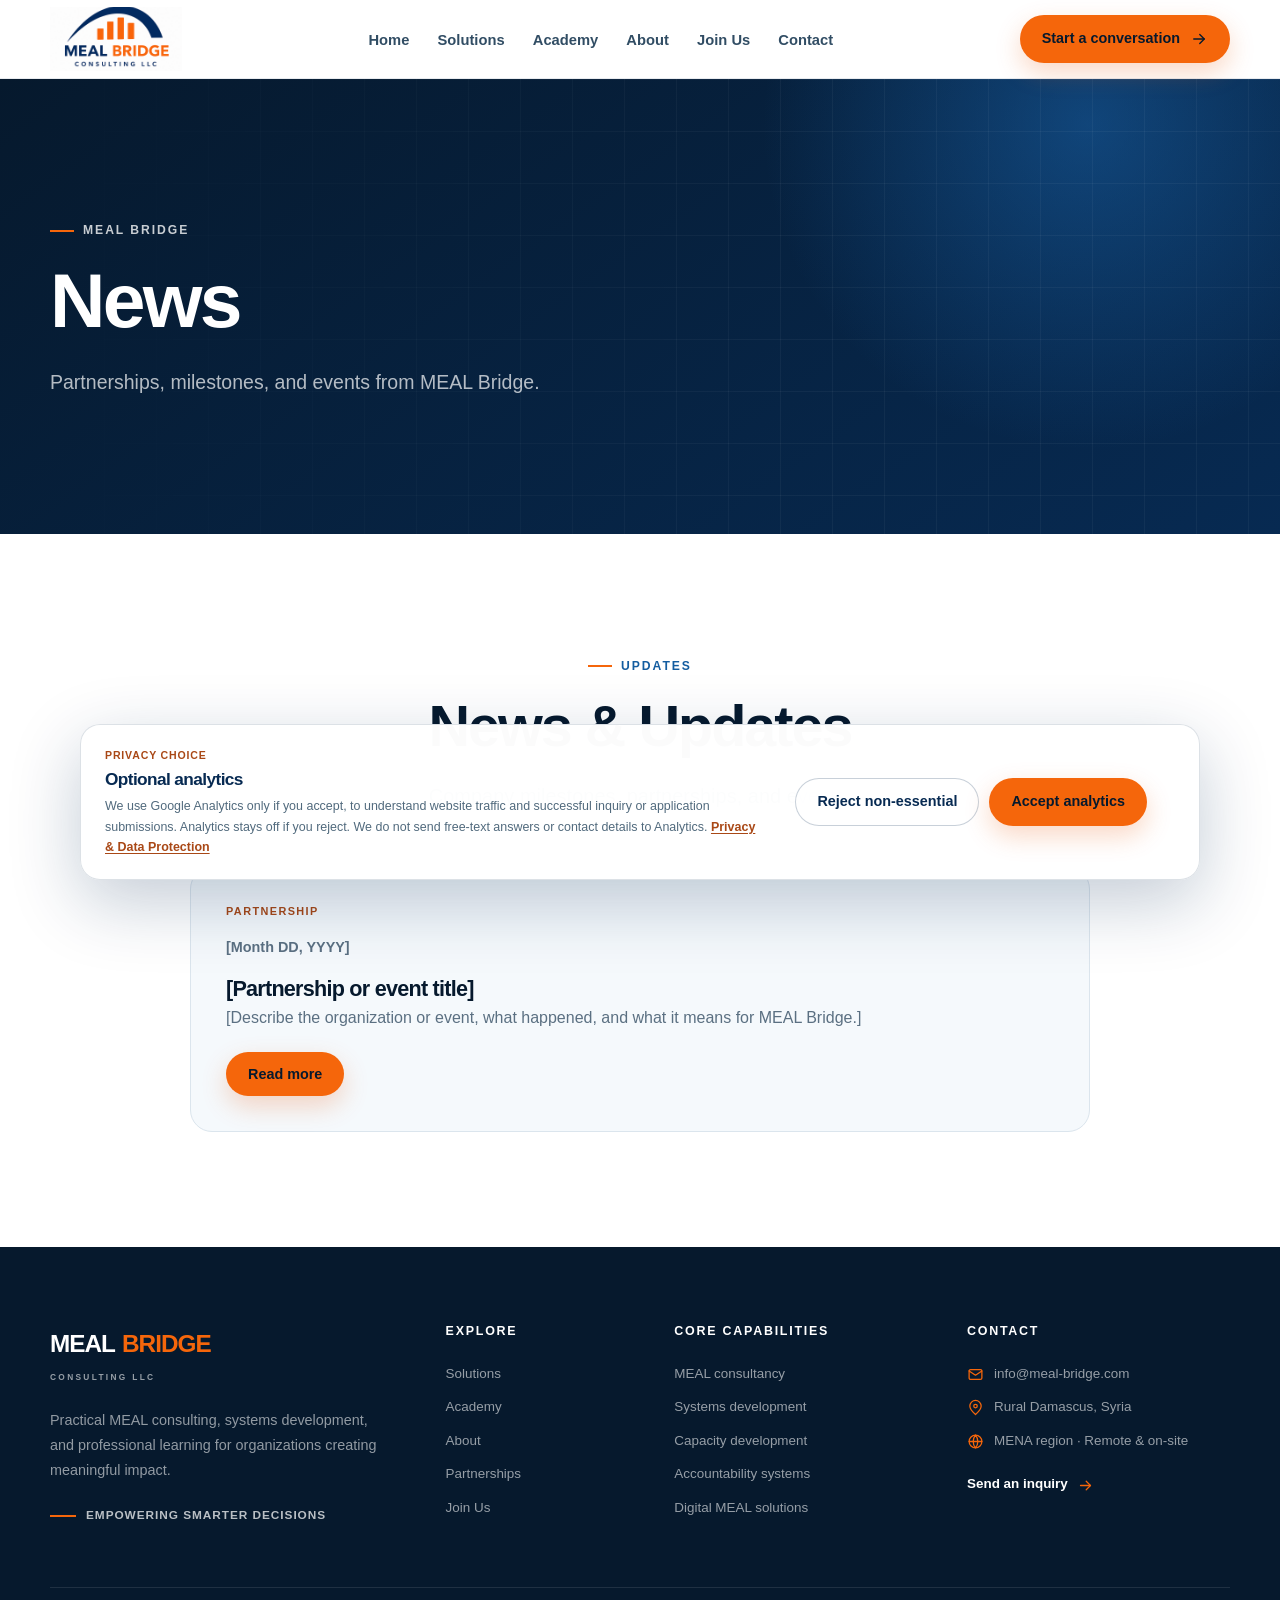
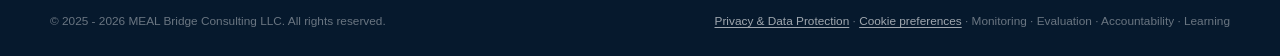
<file: news.html>
<!doctype html>
<html lang="en">

<head>
  <meta charset="utf-8">
  <meta name="viewport" content="width=device-width, initial-scale=1">
  <script src="js/i18n-init.js?v=3"></script>
  <style>
    html.i18n-loading body {
      visibility: hidden;
    }
  </style>
  <meta name="theme-color" content="#072a52">
  <title>News | MEAL Bridge</title>
  <meta name="description" content="Company news, partnerships, and events from MEAL Bridge.">
  <link rel="canonical" href="https://meal-bridge.com/news.html">
  <link rel="icon" href="favicon.svg" type="image/svg+xml">
  <link rel="stylesheet" href="assets/css/style.css">
  <script defer src="js/analytics-consent.js"></script>
  <script defer src="js/main.js?v=4"></script>
  <script defer src="js/i18n.js?v=7"></script>
  <script defer src="js/analytics-events.js?v=4"></script>
</head>

<body>
  <a class="skip-link" href="#main-content" data-i18n="index.skipLink">Skip to main content</a>
  <header class="site-header">
    <div class="container header-inner">
      <a href="index.html" class="brand" aria-label="MEAL Bridge home">
        <img src="assets/images/meal-bridge-logo.png" width="180" height="120" decoding="async"
          alt="MEAL Bridge Consulting LLC" />
      </a>
      <nav class="main-nav" aria-label="Primary navigation">
        <div class="mobile-nav-label">
          <span data-i18n="index.mobileNavigate">Navigate</span>
          <button type="button" aria-label="Close navigation">
            <svg aria-hidden="true" fill="none" stroke="currentColor" stroke-linecap="round" stroke-linejoin="round"
              stroke-width="1.8" viewBox="0 0 24 24">
              <path d="M6 6l12 12M18 6 6 18"></path>
            </svg>
          </button>
        </div>
        <button type="button" style="display: none;" class="language-toggle" aria-label="Switch to Arabic"
          aria-pressed="false">العربية</button>
        <a href="index.html" data-i18n="nav.home">Home</a>
        <a href="solutions.html" data-i18n="nav.solutions">Solutions</a>
        <a href="academy.html" data-i18n="nav.academy">Academy</a>
        <a href="about.html" data-i18n="nav.about">About</a>
        <!--<a href="news.html" class="active">News</a>-->
        <a href="join-us.html" data-i18n="nav.join">Join Us</a>
        <a href="contact.html" data-i18n="nav.contact">Contact</a>
        <a href="contact.html" class="button button-primary mobile-nav-cta" data-i18n="nav.conversation">Start a
          conversation <svg aria-hidden="true" fill="none" stroke="currentColor" stroke-linecap="round"
            stroke-linejoin="round" stroke-width="1.8" viewBox="0 0 24 24">
            <path d="M5 12h14"></path>
            <path d="m13 6 6 6-6 6"></path>
          </svg>
        </a>
      </nav>
      <div class="header-actions">
        <a href="contact.html" class="button button-primary header-cta" data-i18n="nav.conversation">Start a
          conversation <svg aria-hidden="true" fill="none" stroke="currentColor" stroke-linecap="round"
            stroke-linejoin="round" stroke-width="1.8" viewBox="0 0 24 24">
            <path d="M5 12h14"></path>
            <path d="m13 6 6 6-6 6"></path>
          </svg>
        </a>
        <button class="menu-button" type="button" aria-label="Open navigation" aria-expanded="false">
          <svg aria-hidden="true" fill="none" stroke="currentColor" stroke-linecap="round" stroke-linejoin="round"
            stroke-width="1.8" viewBox="0 0 24 24">
            <path d="M4 7h16M4 12h16M4 17h16"></path>
          </svg>
        </button>
      </div>
    </div>
  </header>
  <main id="main-content">
    <section class="page-hero">
      <div class="page-hero-grid" aria-hidden="true"></div>
      <div class="container page-hero-inner">
        <div>
          <span class="eyebrow eyebrow-light">MEAL Bridge</span>
          <h1>News</h1>
          <div class="page-hero-copy">
            <p data-i18n="news.heroLead">Partnerships, milestones, and events from MEAL Bridge.</p>
          </div>
        </div>
      </div>
    </section>
    <section class="section section-white news-section">
      <div class="container">
        <div class="section-heading section-heading-center">
          <span class="eyebrow" data-i18n="news.sectionEyebrow">Updates</span>
          <h2 data-i18n="news.sectionTitle">News &amp; Updates</h2>
          <p class="section-lead" data-i18n="news.sectionLead">Company milestones, partnerships, and events.</p>
        </div>
        <!-- To publish another update, duplicate this article and replace its category, date, title, and organization details. -->
        <article class="purpose-card news-card">
          <span data-i18n="news.cardCategory">Partnership</span>
          <p class="news-card-date" data-i18n="news.datePlaceholder">[Month DD, YYYY]</p>
          <h2 data-i18n="news.cardTitlePlaceholder">[Partnership or event title]</h2>
          <p data-i18n="news.cardSummaryPlaceholder">[Describe the organization or event, what happened, and what it
            means for MEAL Bridge.]</p>
          <details class="news-card-more">
            <summary class="button button-primary">
              <span class="news-read-more" data-i18n="news.readMore">Read more</span>
              <span class="news-read-less" data-i18n="news.readLess">Read less</span>
            </summary>
            <div class="news-card-more-content">
              <p data-i18n="news.expandedPlaceholder">[Add more detail about the partnership or event, its background,
                and its impact.]</p>
              <div class="news-card-organizations">
                <div>
                  <h3 data-i18n="news.mealBridgeLabel">About MEAL Bridge</h3>
                  <p data-i18n="news.mealBridgePlaceholder">[Add a short description of MEAL Bridge.]</p>
                </div>
                <div>
                  <h3 data-i18n="news.partnerLabel">About [Partner Name]</h3>
                  <p data-i18n="news.partnerPlaceholder">[Add a short description of the partner organization.]</p>
                </div>
              </div>
            </div>
          </details>
        </article>
      </div>
    </section>
  </main>
  <footer class="site-footer">
    <div class="container footer-main">
      <div class="footer-brand">
        <a href="index.html" class="footer-wordmark" aria-label="MEAL Bridge home">
          <span>MEAL</span> BRIDGE<small>CONSULTING LLC</small>
        </a>
        <p data-i18n="index.footer.description">Practical MEAL consulting, systems development, and professional
          learning for organizations creating
          meaningful impact.</p>
        <div class="footer-signal">
          <span>
          </span> Empowering smarter decisions
        </div>
      </div>
      <div class="footer-column">
        <h2 data-i18n="index.footer.explore">Explore</h2>
        <a href="solutions.html" data-i18n="nav.solutions">Solutions</a>
        <a href="academy.html" data-i18n="nav.academy">Academy</a>
        <a href="about.html" data-i18n="nav.about">About</a>
        <a href="contact.html?intent=partnership" data-i18n="index.footer.partnerships">Partnerships</a>
        <a href="join-us.html" data-i18n="nav.join">Join Us</a>
      </div>
      <div class="footer-column">
        <h2 data-i18n="index.footer.capabilities">Core capabilities</h2>
        <a href="solutions.html#consultancy" data-i18n="index.footer.consultancy">MEAL consultancy</a>
        <a href="solutions.html#systems" data-i18n="index.footer.systems">Systems development</a>
        <a href="academy.html" data-i18n="index.footer.capacity">Capacity development</a>
        <a href="solutions.html#accountability" data-i18n="index.footer.accountability">Accountability systems</a>
        <a href="solutions.html#digital" data-i18n="index.footer.digital">Digital MEAL solutions</a>
      </div>
      <div class="footer-column footer-contact">
        <h2 data-i18n="index.footer.contact">Contact</h2>
        <a href="mailto:info@meal-bridge.com">
          <svg aria-hidden="true" fill="none" stroke="currentColor" stroke-linecap="round" stroke-linejoin="round"
            stroke-width="1.8" viewBox="0 0 24 24">
            <rect x="3" y="5" width="18" height="14" rx="2">
            </rect>
            <path d="m3 7 9 6 9-6">
            </path>
          </svg> info@meal-bridge.com</a>
        <span>
          <svg aria-hidden="true" fill="none" stroke="currentColor" stroke-linecap="round" stroke-linejoin="round"
            stroke-width="1.8" viewBox="0 0 24 24">
            <path d="M20 10c0 5-8 12-8 12S4 15 4 10a8 8 0 1 1 16 0Z">
            </path>
            <circle cx="12" cy="10" r="2.5">
            </circle>
          </svg><span data-i18n="index.footer.location"> Rural Damascus, Syria</span></span>
        <span>
          <svg aria-hidden="true" fill="none" stroke="currentColor" stroke-linecap="round" stroke-linejoin="round"
            stroke-width="1.8" viewBox="0 0 24 24">
            <circle cx="12" cy="12" r="9">
            </circle>
            <path d="M3 12h18M12 3a14 14 0 0 1 0 18M12 3a14 14 0 0 0 0 18">
            </path>
          </svg><span data-i18n="index.footer.region"> MENA region · Remote &amp; on-site</span></span>
        <a href="contact.html" class="text-link" data-i18n="index.footer.inquiry">Send an inquiry <svg
            aria-hidden="true" fill="none" stroke="currentColor" stroke-linecap="round" stroke-linejoin="round"
            stroke-width="1.8" viewBox="0 0 24 24">
            <path d="M5 12h14">
            </path>
            <path d="m13 6 6 6-6 6">
            </path>
          </svg>
        </a>
      </div>
    </div>
    <div class="container footer-bottom">
      <p data-i18n="index.footer.copyright">© 2025 - 2026 MEAL Bridge Consulting LLC. All rights reserved.</p>
      <p><a href="privacy.html" data-i18n="index.footer.privacy">Privacy &amp; Data Protection</a> <span
          data-i18n="index.footer.disciplines">· Monitoring · Evaluation · Accountability · Learning</span>
      </p>
    </div>
  </footer>
</body>

</html>
</file>
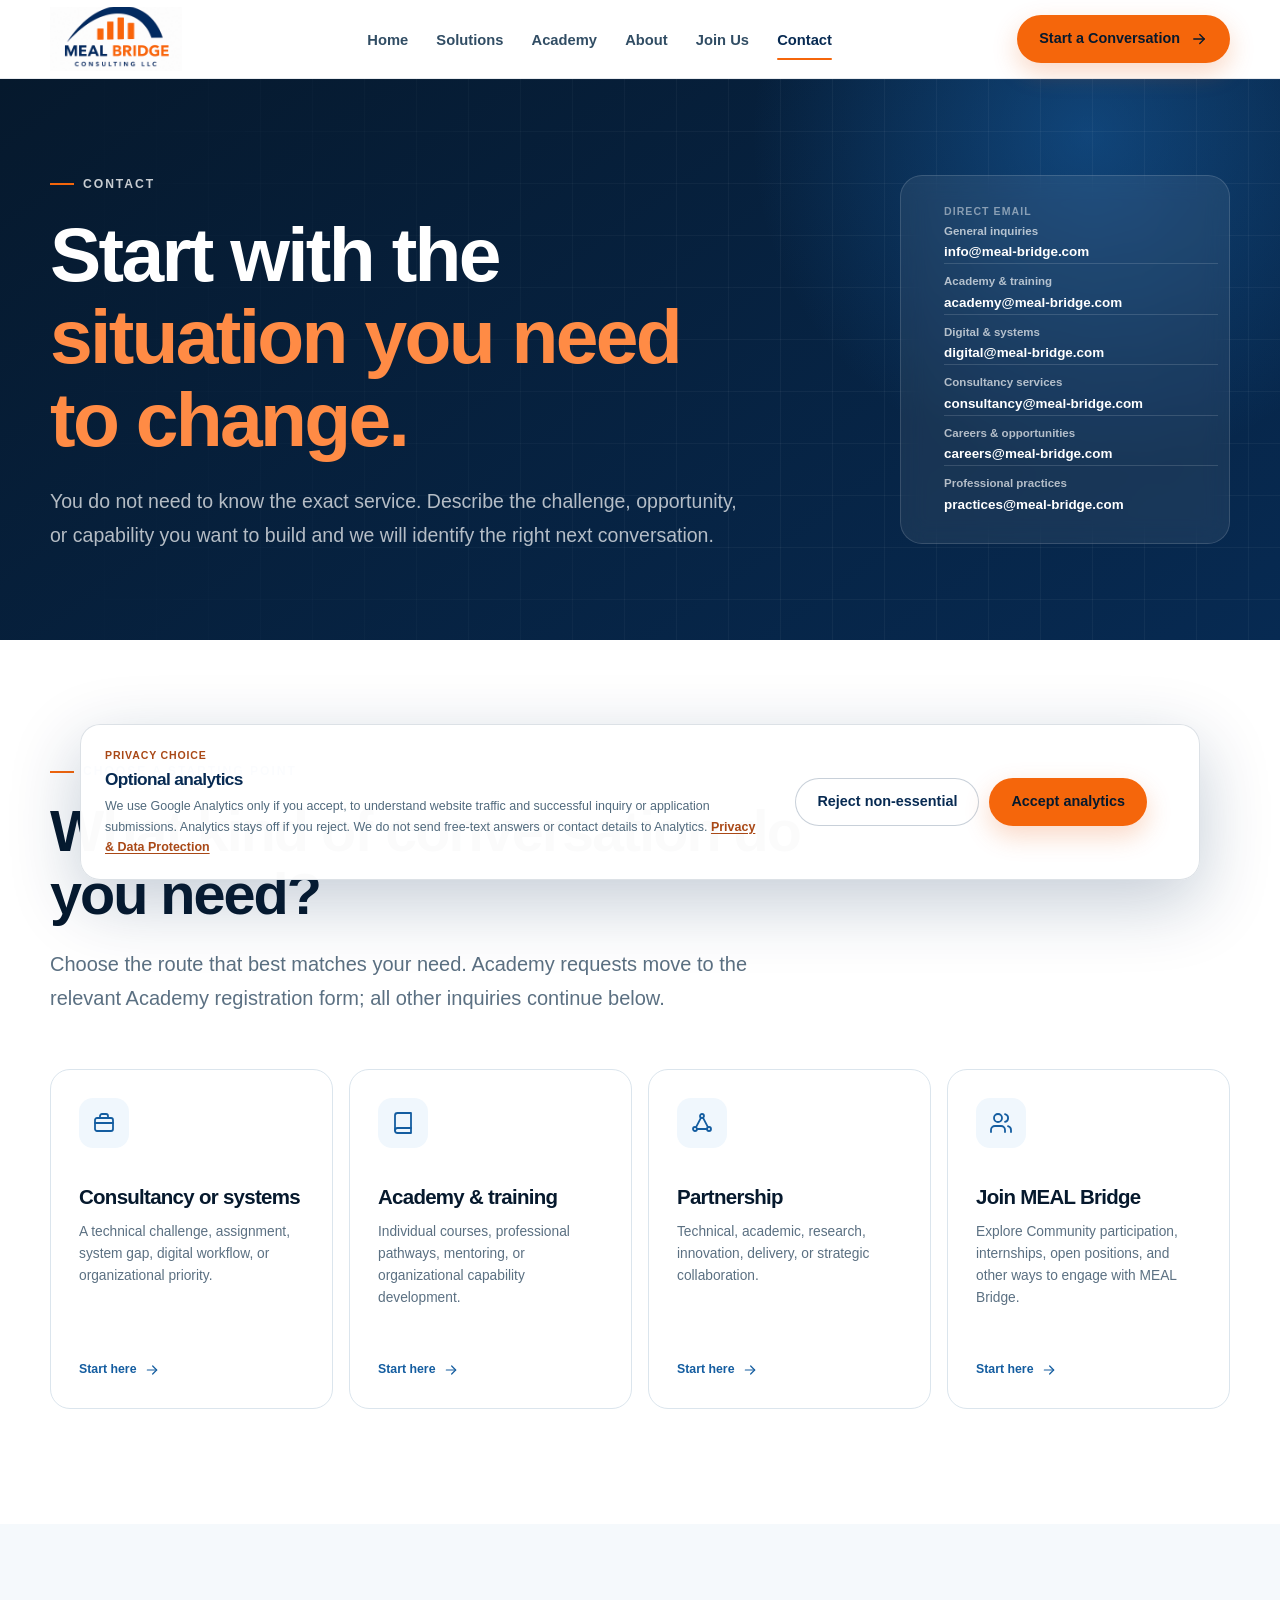
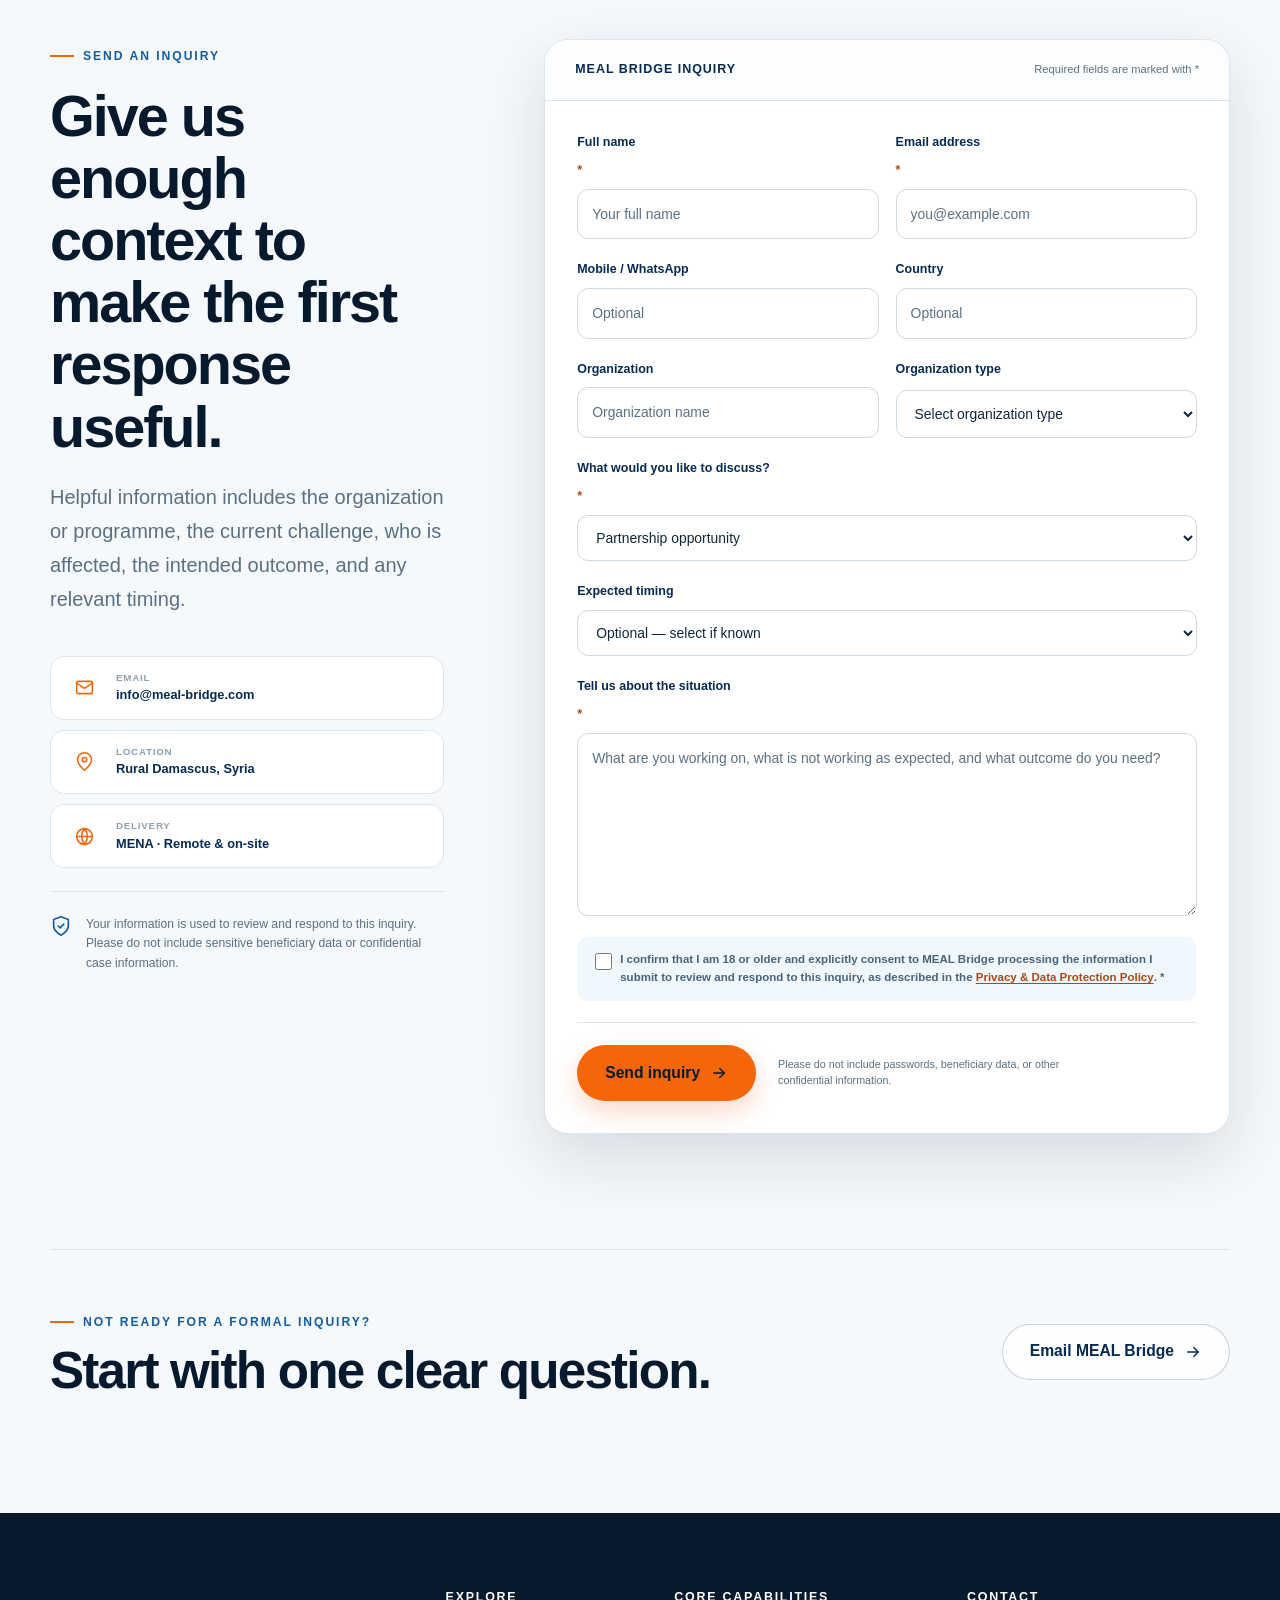
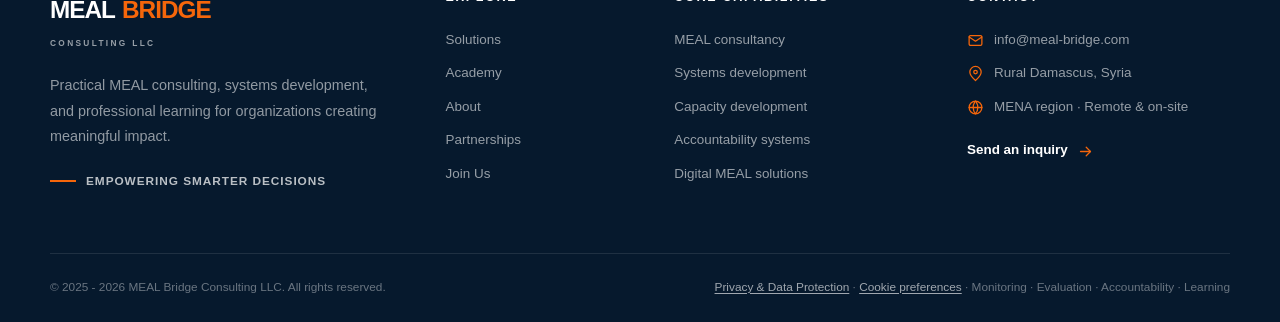
<file: partners.html>
<!doctype html>
<html lang="en">

<head>
  <meta charset="utf-8">
  <meta name="viewport" content="width=device-width, initial-scale=1">
  <meta name="robots" content="noindex,follow">
  <noscript><meta http-equiv="refresh" content="0; url=contact.html?intent=partnership#inquiry"></noscript>
  <link rel="canonical" href="https://meal-bridge.com/contact.html">
  <title>Partnerships | MEAL Bridge</title>
  <script>
    const query = new URLSearchParams(window.location.search);
    query.set("intent", "partnership");
    window.location.replace("contact.html?" + query.toString() + "#inquiry");
  </script>
</head>

<body>
  <p>Partnership inquiries have moved to the <a href="contact.html?intent=partnership#inquiry">MEAL Bridge contact
      page</a>.</p>
</body>

</html>
</file>
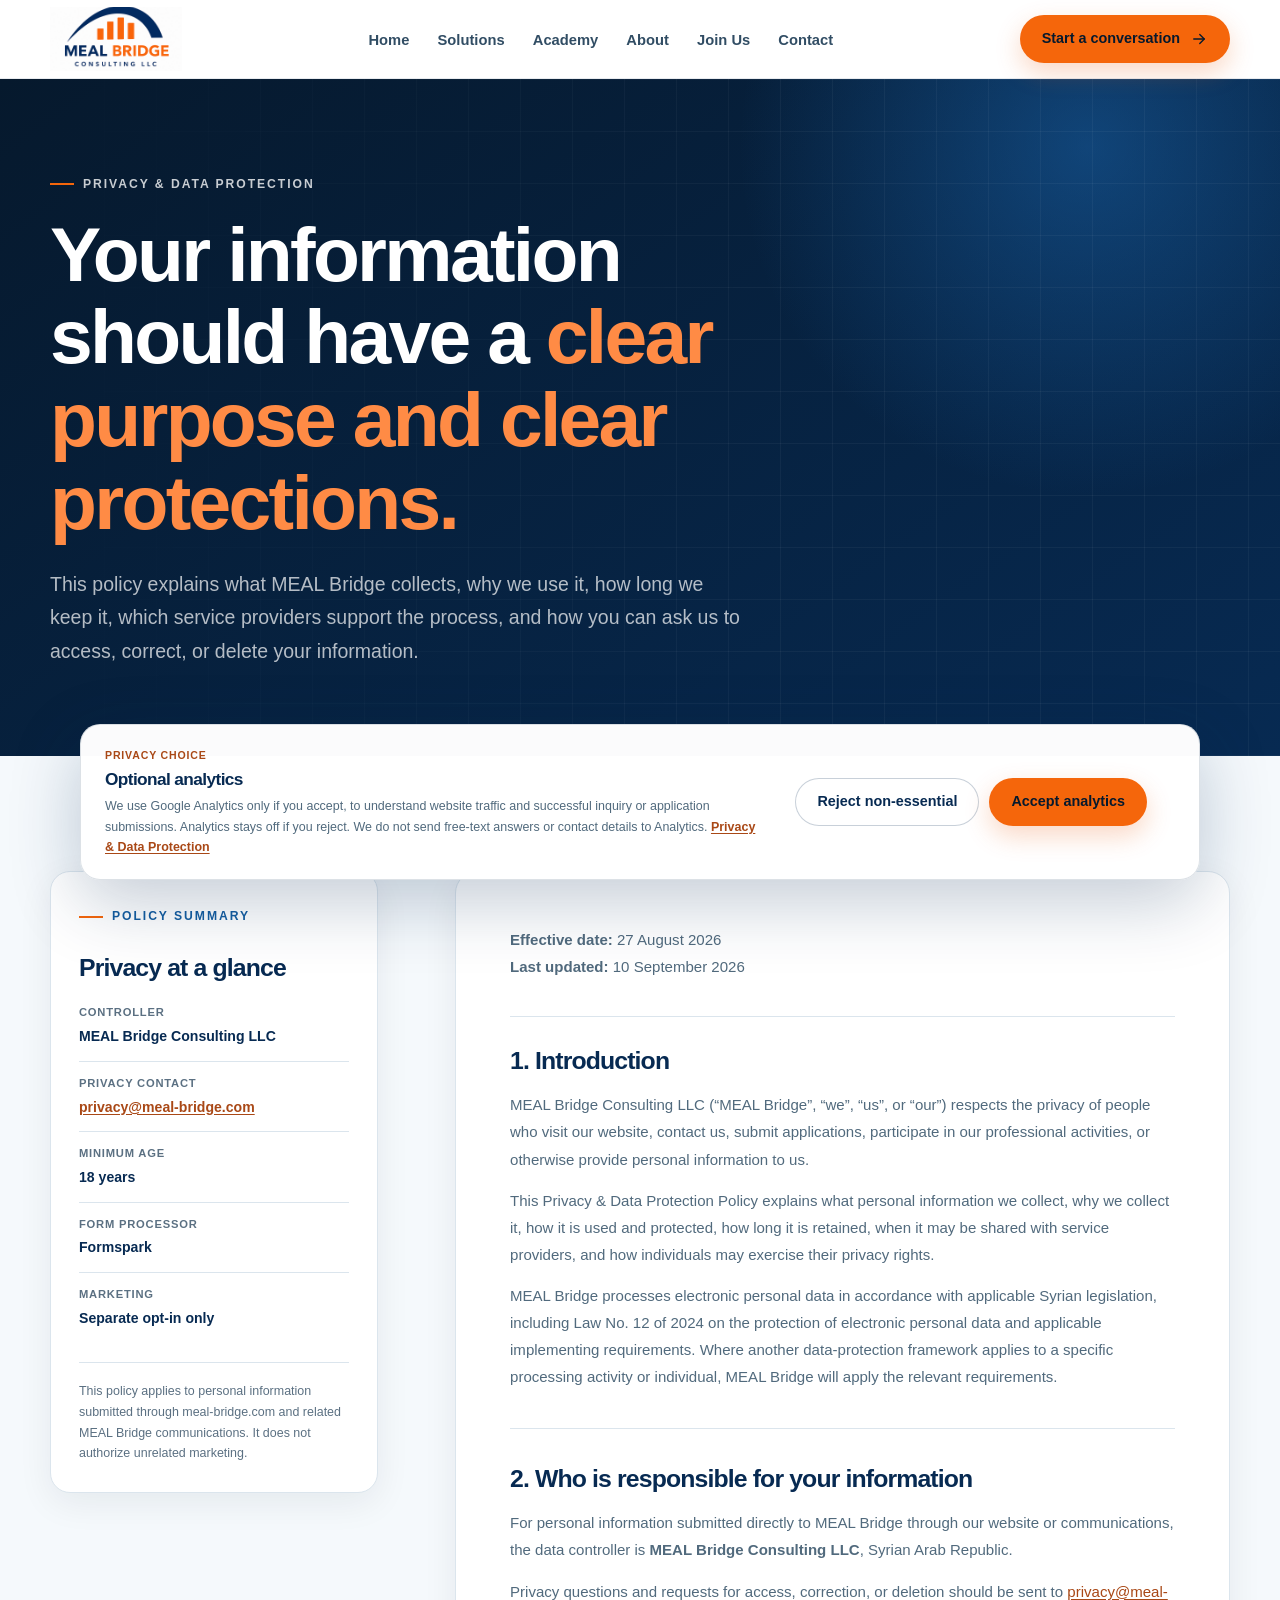
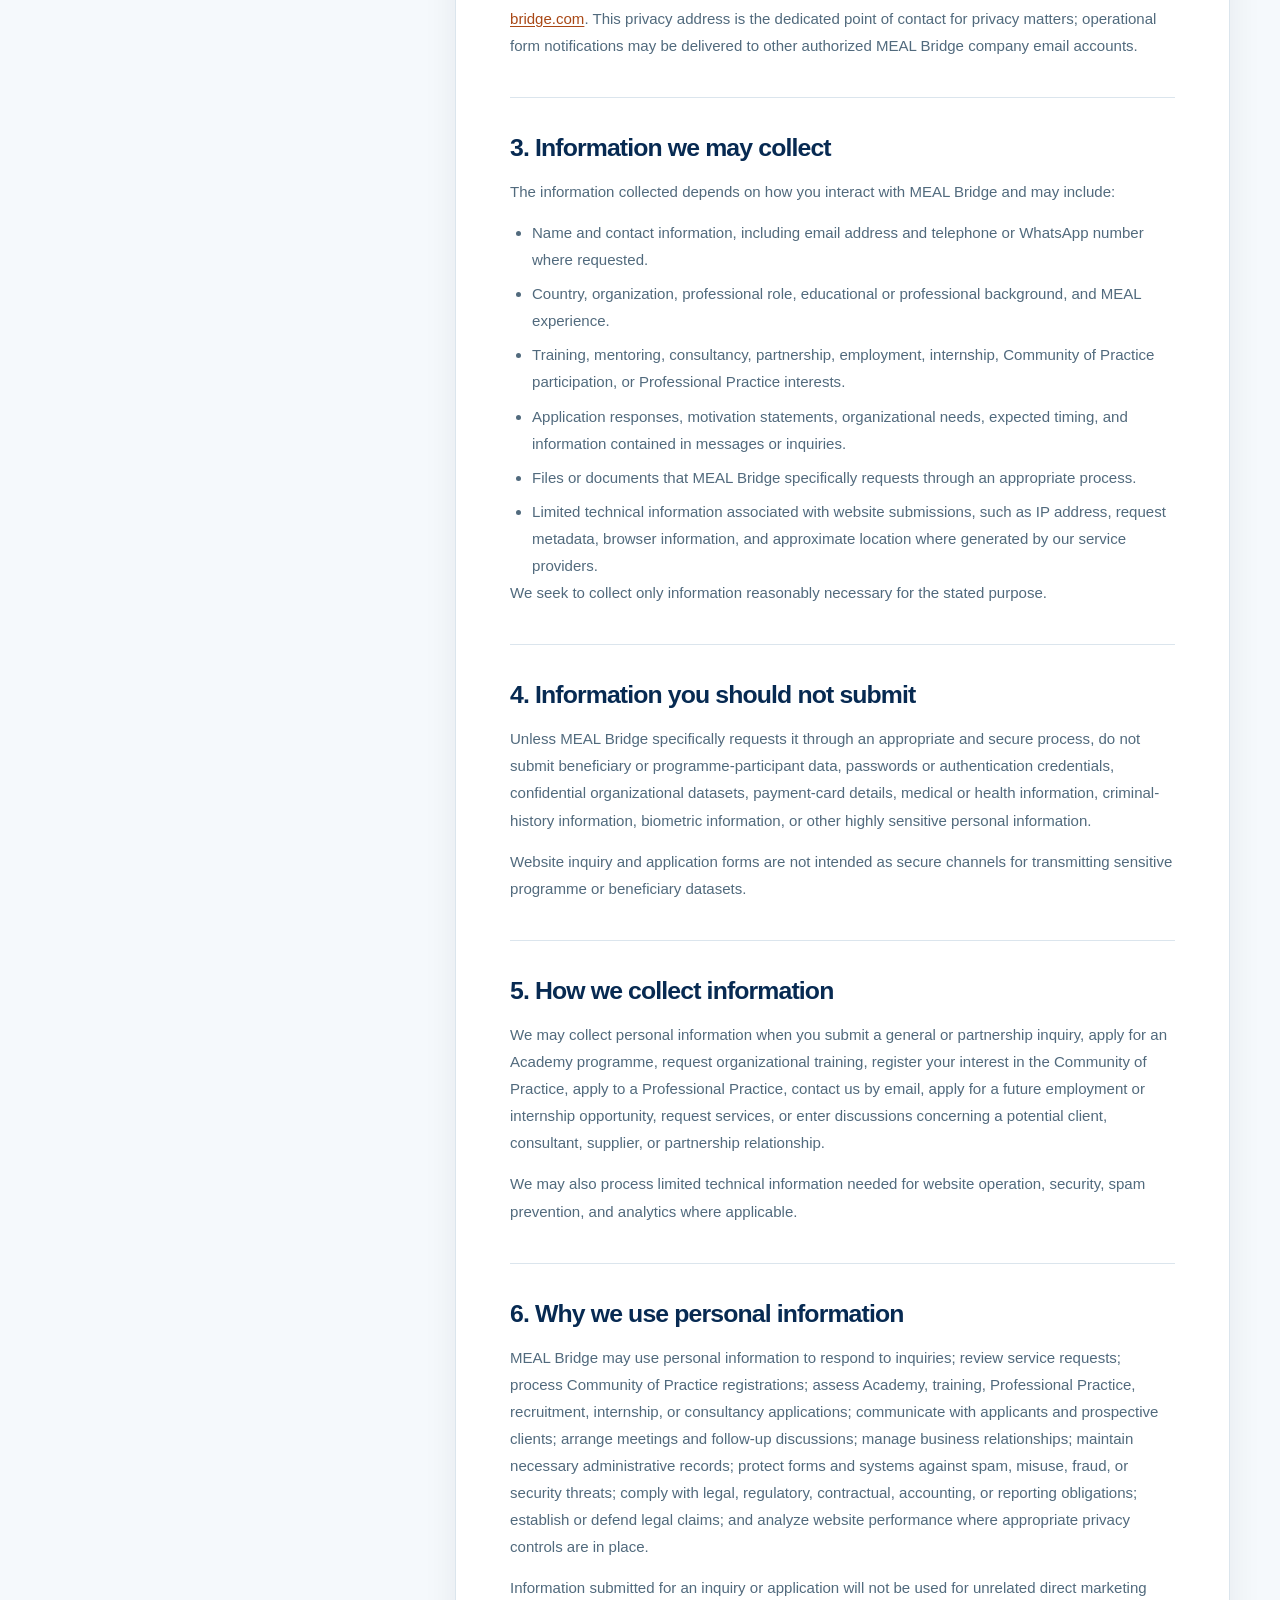
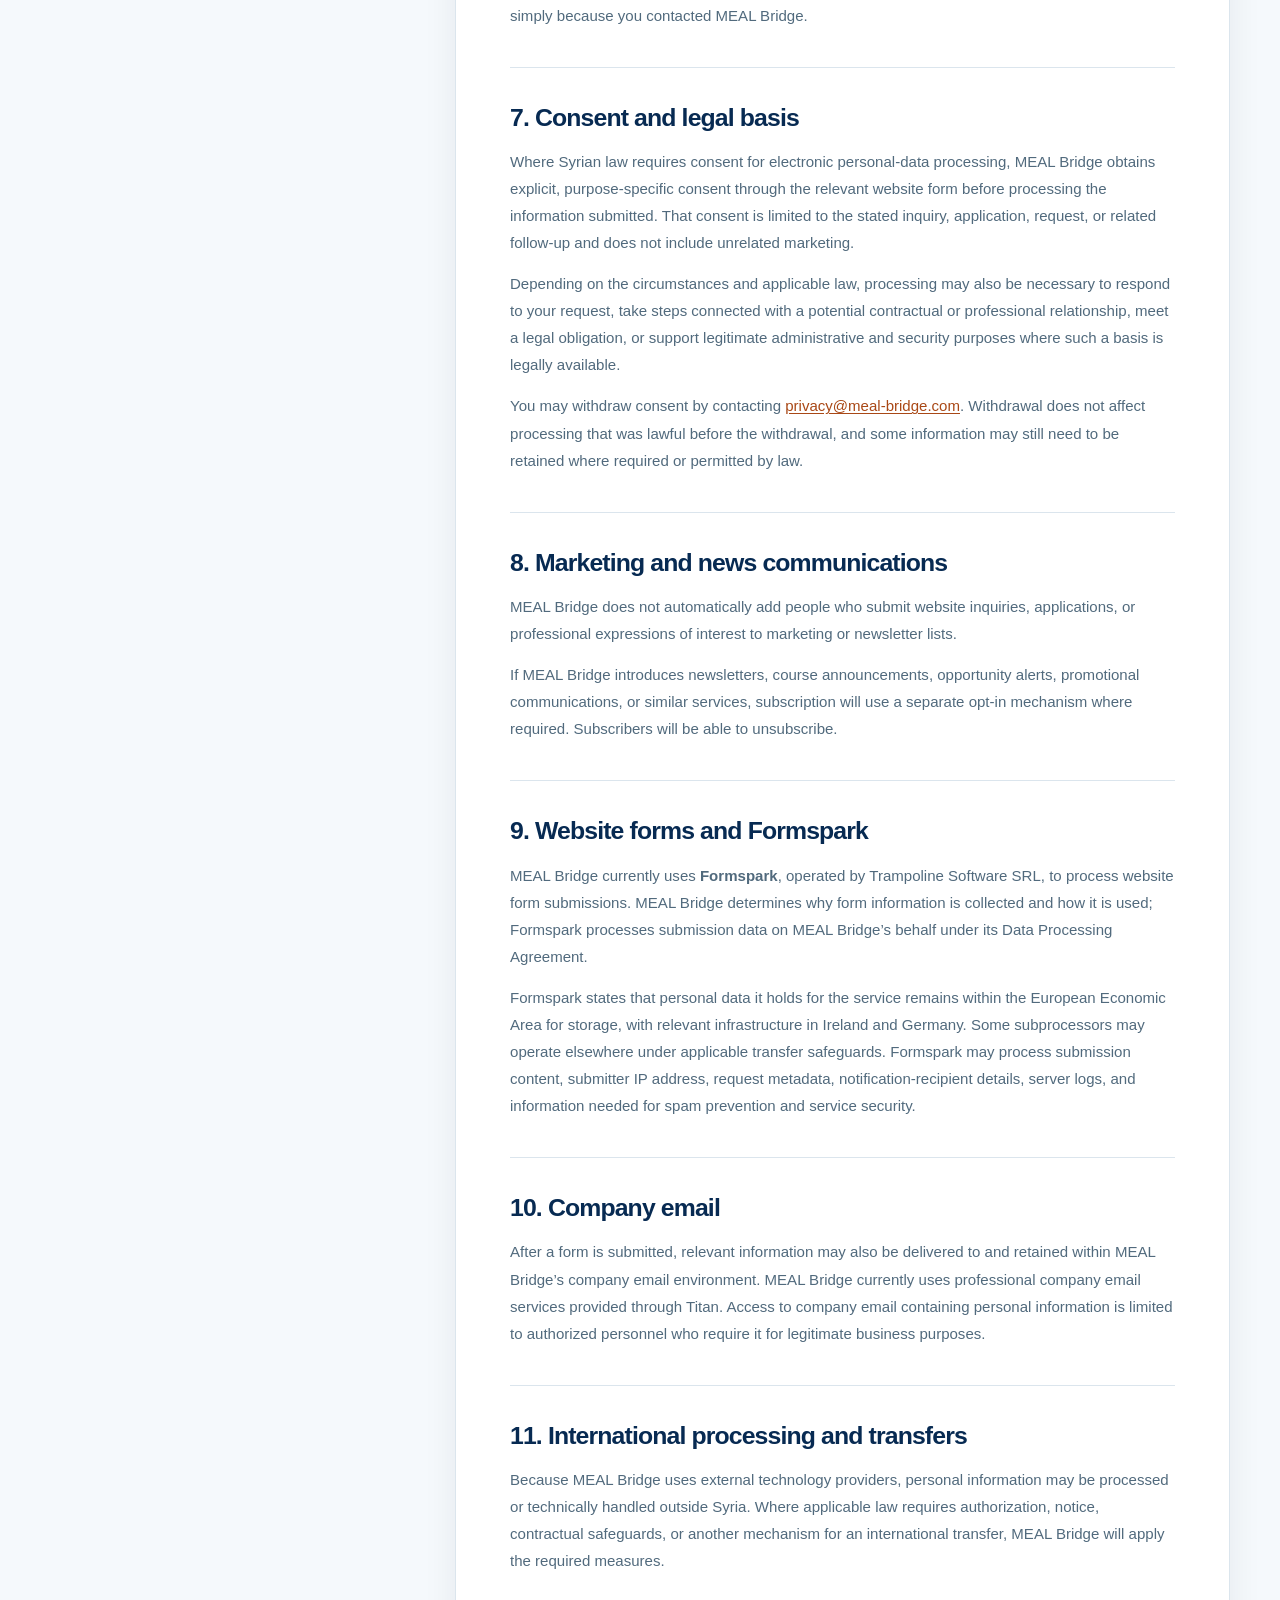
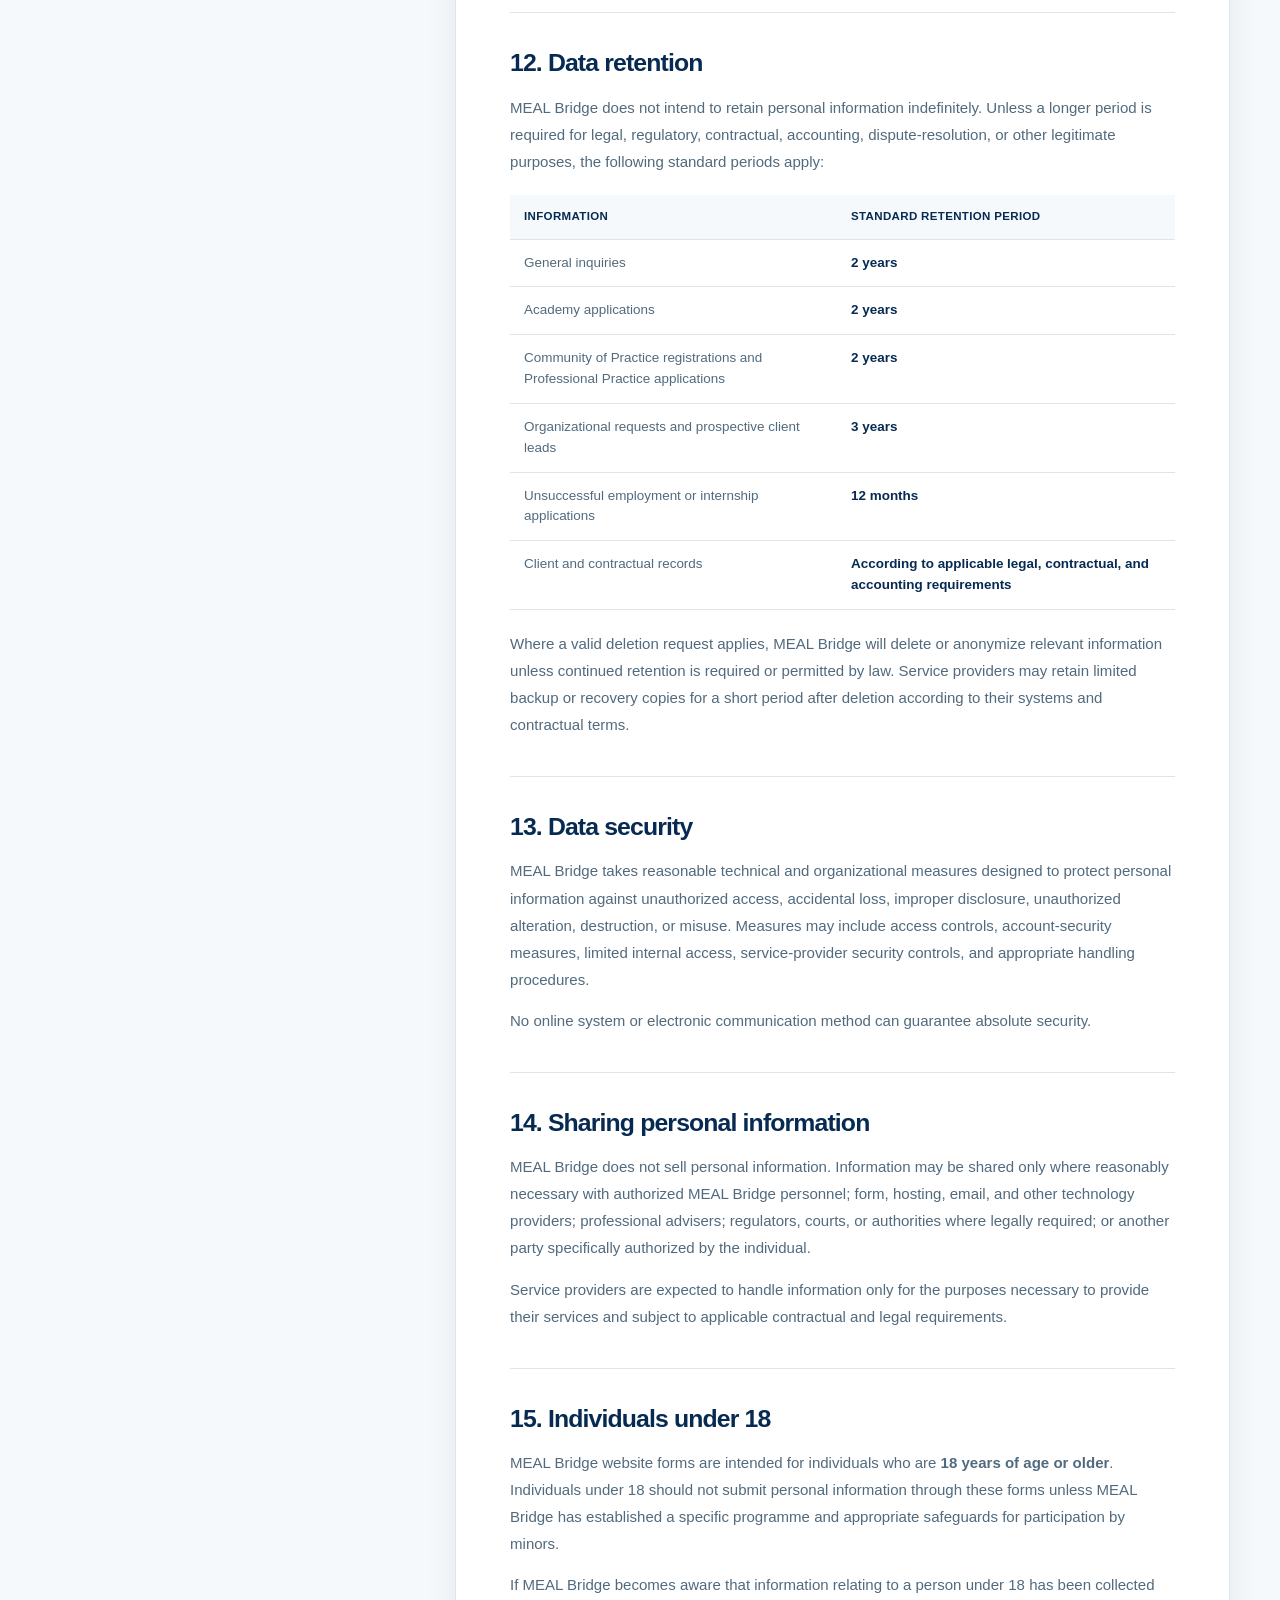
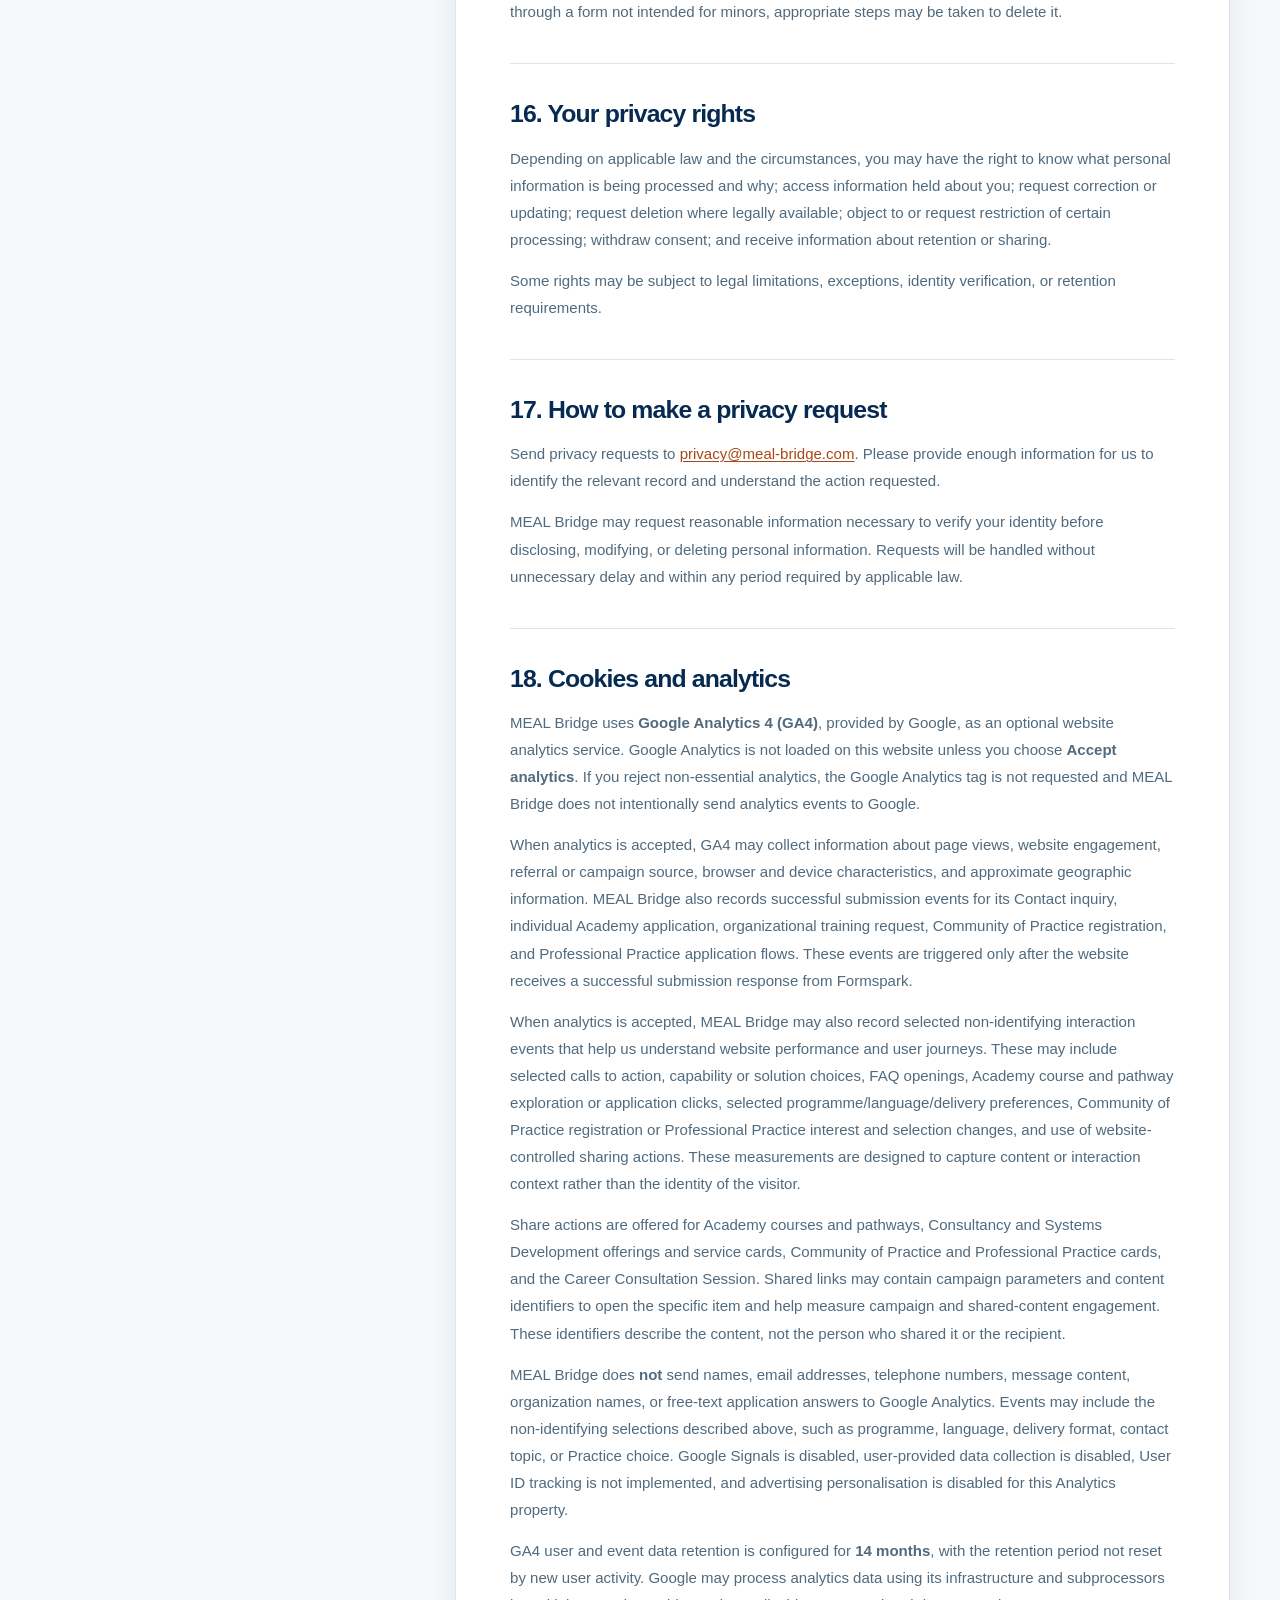
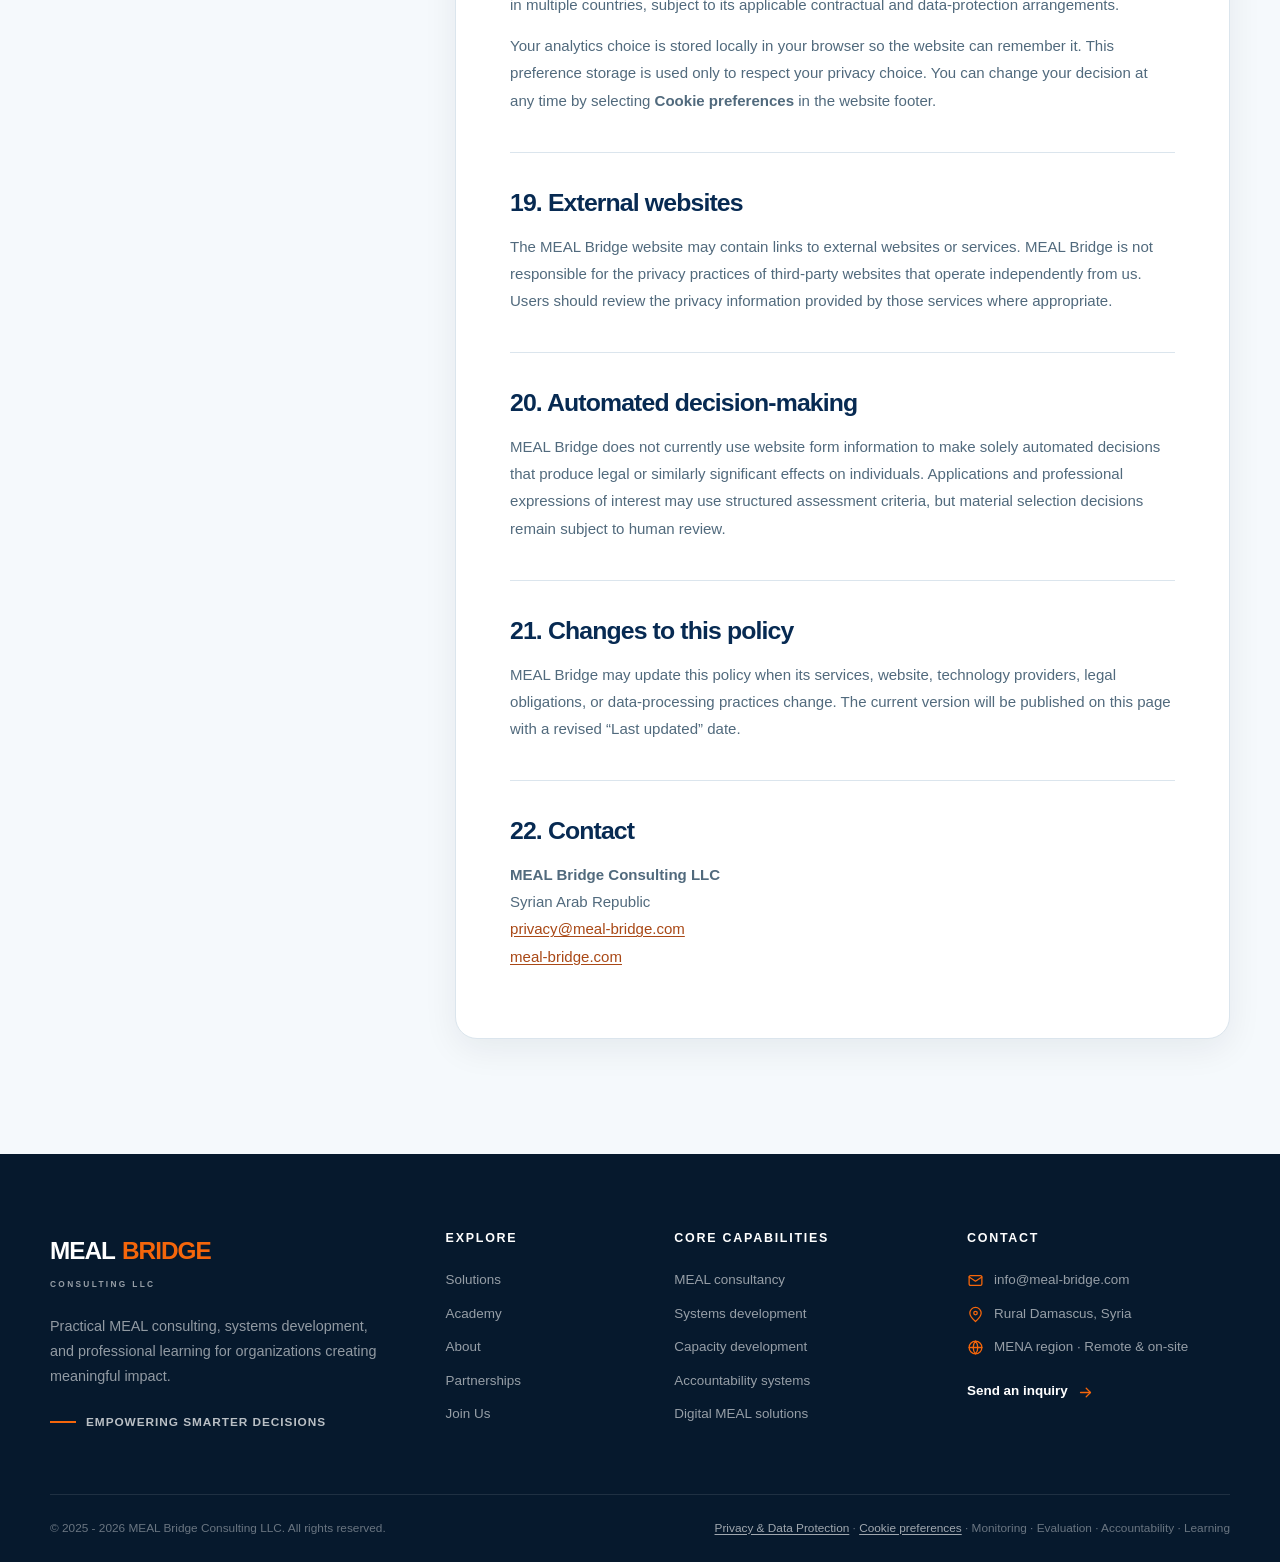
<file: privacy.html>
<!doctype html>
<html lang="en">

<head>
  <meta charset="utf-8">
  <meta name="viewport" content="width=device-width, initial-scale=1">
  <script src="js/i18n-init.js?v=3"></script>
  <style>
    html.i18n-loading body {
      visibility: hidden;
    }
  </style>
  <meta name="theme-color" content="#072a52">
  <title>Privacy &amp; Data Protection | MEAL Bridge</title>
  <meta name="description"
    content="Learn how MEAL Bridge Consulting LLC collects, uses, protects, retains and manages personal information submitted through its website and communications.">
  <meta name="application-name" content="MEAL Bridge">
  <meta name="robots" content="index,follow,max-image-preview:large,max-snippet:-1,max-video-preview:-1">
  <meta name="format-detection" content="telephone=no">
  <link rel="canonical" href="https://meal-bridge.com/privacy.html">
  <link rel="icon" href="favicon.svg" type="image/svg+xml">
  <link rel="sitemap" href="sitemap.xml" type="application/xml">
  <style>
    html {
      max-width: 100%;
      overflow-x: hidden;
    }

    @supports (overflow: clip) {
      html {
        overflow-x: clip;
      }
    }

    @media (max-width: 760px) {
      .main-nav:not(.is-open) {
        display: none;
        visibility: hidden;
      }

      .main-nav.is-open {
        display: flex;
        visibility: visible;
      }
    }
  </style>
  <link rel="stylesheet" href="assets/css/style.css">
  <meta property="og:type" content="website">
  <meta property="og:site_name" content="MEAL Bridge Consulting LLC">
  <meta property="og:locale" content="en_US">
  <meta property="og:title" content="Privacy &amp; Data Protection | MEAL Bridge">
  <meta property="og:description" content="How MEAL Bridge collects, uses, protects and retains personal information.">
  <meta property="og:url" content="https://meal-bridge.com/privacy.html">
  <meta property="og:image" content="https://meal-bridge.com/og.png">
  <meta property="og:image:secure_url" content="https://meal-bridge.com/og.png">
  <meta property="og:image:type" content="image/png">
  <meta property="og:image:width" content="1200">
  <meta property="og:image:height" content="630">
  <meta property="og:image:alt" content="MEAL Bridge — stronger MEAL systems, better decisions, greater impact">
  <meta name="twitter:card" content="summary_large_image">
  <meta name="twitter:title" content="Privacy &amp; Data Protection | MEAL Bridge">
  <meta name="twitter:description" content="How MEAL Bridge collects, uses, protects and retains personal information.">
  <meta name="twitter:image" content="https://meal-bridge.com/og.png">
  <script type="application/ld+json">
  {
    "@context": "https://schema.org",
    "@type": "WebPage",
    "@id": "https://meal-bridge.com/privacy.html#webpage",
    "url": "https://meal-bridge.com/privacy.html",
    "name": "Privacy & Data Protection | MEAL Bridge",
    "description": "MEAL Bridge Consulting LLC privacy and data protection policy.",
    "isPartOf": {"@id": "https://meal-bridge.com/#website"},
    "dateModified": "2026-09-10",
    "inLanguage": "en"
  }
  </script>
  <script defer src="js/analytics-consent.js"></script>
  <script defer src="js/main.js?v=4"></script>
  <script defer src="js/analytics-events.js?v=4"></script>
  <script defer src="js/i18n.js?v=7"></script>
</head>

<body>
  <a class="skip-link" href="#main-content">Skip to main content</a>
  <header class="site-header">
    <div class="container header-inner">
      <a href="index.html" class="brand" aria-label="MEAL Bridge home">
        <img src="assets/images/meal-bridge-logo.png" width="180" height="120" decoding="async"
          alt="MEAL Bridge Consulting LLC" />
      </a>
      <nav class="main-nav" aria-label="Primary navigation">
        <div class="mobile-nav-label">
          <span>Navigate</span>
          <button type="button" aria-label="Close navigation">
            <svg aria-hidden="true" fill="none" stroke="currentColor" stroke-linecap="round" stroke-linejoin="round"
              stroke-width="1.8" viewBox="0 0 24 24">
              <path d="M6 6l12 12M18 6 6 18"></path>
            </svg>
          </button>
        </div>
        <button type="button" style="display: none;" class="language-toggle" aria-label="Switch to Arabic"
          aria-pressed="false">العربية</button>
        <a href="index.html">Home</a>
        <a href="solutions.html">Solutions</a>
        <a href="academy.html">Academy</a>
        <a href="about.html">About</a>
        <!--<a href="news.html">News</a>-->
        <a href="join-us.html">Join Us</a>
        <a href="contact.html">Contact</a>
        <a href="contact.html" class="button button-primary mobile-nav-cta">Start a conversation <svg aria-hidden="true"
            fill="none" stroke="currentColor" stroke-linecap="round" stroke-linejoin="round" stroke-width="1.8"
            viewBox="0 0 24 24">
            <path d="M5 12h14"></path>
            <path d="m13 6 6 6-6 6"></path>
          </svg>
        </a>
      </nav>
      <div class="header-actions">
        <a href="contact.html" class="button button-primary header-cta">Start a conversation <svg aria-hidden="true"
            fill="none" stroke="currentColor" stroke-linecap="round" stroke-linejoin="round" stroke-width="1.8"
            viewBox="0 0 24 24">
            <path d="M5 12h14"></path>
            <path d="m13 6 6 6-6 6"></path>
          </svg>
        </a>
        <button class="menu-button" type="button" aria-label="Open navigation" aria-expanded="false">
          <svg aria-hidden="true" fill="none" stroke="currentColor" stroke-linecap="round" stroke-linejoin="round"
            stroke-width="1.8" viewBox="0 0 24 24">
            <path d="M4 7h16M4 12h16M4 17h16"></path>
          </svg>
        </button>
      </div>
    </div>
  </header>
  <main id="main-content">
    <section class="page-hero privacy-page-hero">
      <div class="page-hero-grid" aria-hidden="true"></div>
      <div class="container page-hero-inner">
        <div>
          <span class="eyebrow eyebrow-light">Privacy &amp; Data Protection</span>
          <h1>Your information should have a <span class="hero-accent">clear purpose and clear protections.</span></h1>
          <div class="page-hero-copy">
            <p>This policy explains what MEAL Bridge collects, why we use it, how long we keep it, which service
              providers support the process, and how you can ask us to access, correct, or delete your information.</p>
          </div>
        </div>
      </div>
    </section>
    <section class="section section-white privacy-policy-section">
      <div class="container privacy-policy-layout">
        <aside class="privacy-policy-summary" aria-label="Policy summary">
          <span class="eyebrow">Policy summary</span>
          <h2>Privacy at a glance</h2>
          <dl>
            <div>
              <dt>Controller</dt>
              <dd>MEAL Bridge Consulting LLC</dd>
            </div>
            <div>
              <dt>Privacy contact</dt>
              <dd><a href="mailto:privacy@meal-bridge.com">privacy@meal-bridge.com</a></dd>
            </div>
            <div>
              <dt>Minimum age</dt>
              <dd>18 years</dd>
            </div>
            <div>
              <dt>Form processor</dt>
              <dd>Formspark</dd>
            </div>
            <div>
              <dt>Marketing</dt>
              <dd>Separate opt-in only</dd>
            </div>
          </dl>
          <p class="privacy-policy-note">This policy applies to personal information submitted through meal-bridge.com
            and related MEAL Bridge communications. It does not authorize unrelated marketing.</p>
        </aside>

        <article class="privacy-policy-content">
          <header class="privacy-policy-intro">
            <p><strong>Effective date:</strong> 27 August 2026<br><strong>Last updated:</strong> 10 September 2026</p>
          </header>

          <section id="introduction">
            <h2>1. Introduction</h2>
            <p>MEAL Bridge Consulting LLC (“MEAL Bridge”, “we”, “us”, or “our”) respects the privacy of people who visit
              our website, contact us, submit applications, participate in our professional activities, or otherwise
              provide personal information to us.</p>
            <p>This Privacy &amp; Data Protection Policy explains what personal information we collect, why we collect
              it, how it is used and protected, how long it is retained, when it may be shared with service providers,
              and how individuals may exercise their privacy rights.</p>
            <p>MEAL Bridge processes electronic personal data in accordance with applicable Syrian legislation,
              including Law No. 12 of 2024 on the protection of electronic personal data and applicable implementing
              requirements. Where another data-protection framework applies to a specific processing activity or
              individual, MEAL Bridge will apply the relevant requirements.</p>
          </section>

          <section id="controller">
            <h2>2. Who is responsible for your information</h2>
            <p>For personal information submitted directly to MEAL Bridge through our website or communications, the
              data controller is <strong>MEAL Bridge Consulting LLC</strong>, Syrian Arab Republic.</p>
            <p>Privacy questions and requests for access, correction, or deletion should be sent to <a
                href="mailto:privacy@meal-bridge.com">privacy@meal-bridge.com</a>. This privacy address is the dedicated
              point of contact for privacy matters; operational form notifications may be delivered to other authorized
              MEAL Bridge company email accounts.</p>
          </section>

          <section id="information-collected">
            <h2>3. Information we may collect</h2>
            <p>The information collected depends on how you interact with MEAL Bridge and may include:</p>
            <ul>
              <li>Name and contact information, including email address and telephone or WhatsApp number where
                requested.</li>
              <li>Country, organization, professional role, educational or professional background, and MEAL experience.
              </li>
              <li>Training, mentoring, consultancy, partnership, employment, internship, Community of Practice
                participation,
                or Professional Practice interests.</li>
              <li>Application responses, motivation statements, organizational needs, expected timing, and information
                contained in messages or inquiries.</li>
              <li>Files or documents that MEAL Bridge specifically requests through an appropriate process.</li>
              <li>Limited technical information associated with website submissions, such as IP address, request
                metadata, browser information, and approximate location where generated by our service providers.</li>
            </ul>
            <p>We seek to collect only information reasonably necessary for the stated purpose.</p>
          </section>

          <section id="do-not-submit">
            <h2>4. Information you should not submit</h2>
            <p>Unless MEAL Bridge specifically requests it through an appropriate and secure process, do not submit
              beneficiary or programme-participant data, passwords or authentication credentials, confidential
              organizational datasets, payment-card details, medical or health information, criminal-history
              information, biometric information, or other highly sensitive personal information.</p>
            <p>Website inquiry and application forms are not intended as secure channels for transmitting sensitive
              programme or beneficiary datasets.</p>
          </section>

          <section id="collection">
            <h2>5. How we collect information</h2>
            <p>We may collect personal information when you submit a general or partnership inquiry, apply for an
              Academy programme, request organizational training, register your interest in the Community of Practice,
              apply to a Professional Practice, contact us by email,
              apply for a future employment or internship opportunity, request services, or enter discussions concerning
              a potential client, consultant, supplier, or partnership relationship.</p>
            <p>We may also process limited technical information needed for website operation, security, spam
              prevention, and analytics where applicable.</p>
          </section>

          <section id="purposes">
            <h2>6. Why we use personal information</h2>
            <p>MEAL Bridge may use personal information to respond to inquiries; review service requests; process
              Community of
              Practice registrations; assess Academy, training, Professional Practice, recruitment, internship, or
              consultancy applications;
              communicate with applicants and prospective clients; arrange meetings and follow-up discussions; manage
              business relationships; maintain necessary administrative records; protect forms and systems against spam,
              misuse, fraud, or security threats; comply with legal, regulatory, contractual, accounting, or reporting
              obligations; establish or defend legal claims; and analyze website performance where appropriate privacy
              controls are in place.</p>
            <p>Information submitted for an inquiry or application will not be used for unrelated direct marketing
              simply because you contacted MEAL Bridge.</p>
          </section>

          <section id="legal-basis">
            <h2>7. Consent and legal basis</h2>
            <p>Where Syrian law requires consent for electronic personal-data processing, MEAL Bridge obtains explicit,
              purpose-specific consent through the relevant website form before processing the information submitted.
              That consent is limited to the stated inquiry, application, request, or related follow-up and does not
              include unrelated marketing.</p>
            <p>Depending on the circumstances and applicable law, processing may also be necessary to respond to your
              request, take steps connected with a potential contractual or professional relationship, meet a legal
              obligation, or support legitimate administrative and security purposes where such a basis is legally
              available.</p>
            <p>You may withdraw consent by contacting <a
                href="mailto:privacy@meal-bridge.com">privacy@meal-bridge.com</a>. Withdrawal does not affect processing
              that was lawful before the withdrawal, and some information may still need to be retained where required
              or permitted by law.</p>
          </section>

          <section id="marketing">
            <h2>8. Marketing and news communications</h2>
            <p>MEAL Bridge does not automatically add people who submit website inquiries, applications, or professional
              expressions of interest to marketing or newsletter lists.</p>
            <p>If MEAL Bridge introduces newsletters, course announcements, opportunity alerts, promotional
              communications, or similar services, subscription will use a separate opt-in mechanism where required.
              Subscribers will be able to unsubscribe.</p>
          </section>

          <section id="formspark">
            <h2>9. Website forms and Formspark</h2>
            <p>MEAL Bridge currently uses <strong>Formspark</strong>, operated by Trampoline Software SRL, to process
              website form submissions. MEAL Bridge determines why form information is collected and how it is used;
              Formspark processes submission data on MEAL Bridge’s behalf under its Data Processing Agreement.</p>
            <p>Formspark states that personal data it holds for the service remains within the European Economic Area
              for storage, with relevant infrastructure in Ireland and Germany. Some subprocessors may operate elsewhere
              under applicable transfer safeguards. Formspark may process submission content, submitter IP address,
              request metadata, notification-recipient details, server logs, and information needed for spam prevention
              and service security.</p>
          </section>

          <section id="email">
            <h2>10. Company email</h2>
            <p>After a form is submitted, relevant information may also be delivered to and retained within MEAL
              Bridge’s company email environment. MEAL Bridge currently uses professional company email services
              provided through Titan. Access to company email containing personal information is limited to authorized
              personnel who require it for legitimate business purposes.</p>
          </section>

          <section id="international-processing">
            <h2>11. International processing and transfers</h2>
            <p>Because MEAL Bridge uses external technology providers, personal information may be processed or
              technically handled outside Syria. Where applicable law requires authorization, notice, contractual
              safeguards, or another mechanism for an international transfer, MEAL Bridge will apply the required
              measures.</p>
          </section>

          <section id="retention">
            <h2>12. Data retention</h2>
            <p>MEAL Bridge does not intend to retain personal information indefinitely. Unless a longer period is
              required for legal, regulatory, contractual, accounting, dispute-resolution, or other legitimate purposes,
              the following standard periods apply:</p>
            <div class="privacy-table-wrap">
              <table>
                <thead>
                  <tr>
                    <th scope="col">Information</th>
                    <th scope="col">Standard retention period</th>
                  </tr>
                </thead>
                <tbody>
                  <tr>
                    <td>General inquiries</td>
                    <td>2 years</td>
                  </tr>
                  <tr>
                    <td>Academy applications</td>
                    <td>2 years</td>
                  </tr>
                  <tr>
                    <td>Community of Practice registrations and Professional Practice applications</td>
                    <td>2 years</td>
                  </tr>
                  <tr>
                    <td>Organizational requests and prospective client leads</td>
                    <td>3 years</td>
                  </tr>
                  <tr>
                    <td>Unsuccessful employment or internship applications</td>
                    <td>12 months</td>
                  </tr>
                  <tr>
                    <td>Client and contractual records</td>
                    <td>According to applicable legal, contractual, and accounting requirements</td>
                  </tr>
                </tbody>
              </table>
            </div>
            <p>Where a valid deletion request applies, MEAL Bridge will delete or anonymize relevant information unless
              continued retention is required or permitted by law. Service providers may retain limited backup or
              recovery copies for a short period after deletion according to their systems and contractual terms.</p>
          </section>

          <section id="security">
            <h2>13. Data security</h2>
            <p>MEAL Bridge takes reasonable technical and organizational measures designed to protect personal
              information against unauthorized access, accidental loss, improper disclosure, unauthorized alteration,
              destruction, or misuse. Measures may include access controls, account-security measures, limited internal
              access, service-provider security controls, and appropriate handling procedures.</p>
            <p>No online system or electronic communication method can guarantee absolute security.</p>
          </section>

          <section id="sharing">
            <h2>14. Sharing personal information</h2>
            <p>MEAL Bridge does not sell personal information. Information may be shared only where reasonably necessary
              with authorized MEAL Bridge personnel; form, hosting, email, and other technology providers; professional
              advisers; regulators, courts, or authorities where legally required; or another party specifically
              authorized by the individual.</p>
            <p>Service providers are expected to handle information only for the purposes necessary to provide their
              services and subject to applicable contractual and legal requirements.</p>
          </section>

          <section id="age">
            <h2>15. Individuals under 18</h2>
            <p>MEAL Bridge website forms are intended for individuals who are <strong>18 years of age or older</strong>.
              Individuals under 18 should not submit personal information through these forms unless MEAL Bridge has
              established a specific programme and appropriate safeguards for participation by minors.</p>
            <p>If MEAL Bridge becomes aware that information relating to a person under 18 has been collected through a
              form not intended for minors, appropriate steps may be taken to delete it.</p>
          </section>

          <section id="rights">
            <h2>16. Your privacy rights</h2>
            <p>Depending on applicable law and the circumstances, you may have the right to know what personal
              information is being processed and why; access information held about you; request correction or updating;
              request deletion where legally available; object to or request restriction of certain processing; withdraw
              consent; and receive information about retention or sharing.</p>
            <p>Some rights may be subject to legal limitations, exceptions, identity verification, or retention
              requirements.</p>
          </section>

          <section id="requests">
            <h2>17. How to make a privacy request</h2>
            <p>Send privacy requests to <a href="mailto:privacy@meal-bridge.com">privacy@meal-bridge.com</a>. Please
              provide enough information for us to identify the relevant record and understand the action requested.</p>
            <p>MEAL Bridge may request reasonable information necessary to verify your identity before disclosing,
              modifying, or deleting personal information. Requests will be handled without unnecessary delay and within
              any period required by applicable law.</p>
          </section>

          <section id="cookies-analytics">
            <h2>18. Cookies and analytics</h2>
            <p>MEAL Bridge uses <strong>Google Analytics 4 (GA4)</strong>, provided by Google, as an optional website
              analytics service. Google Analytics is not loaded on this website unless you choose <strong>Accept
                analytics</strong>. If you reject non-essential analytics, the Google Analytics tag is not requested and
              MEAL Bridge does not intentionally send analytics events to Google.</p>
            <p>When analytics is accepted, GA4 may collect information about page views, website engagement, referral or
              campaign source, browser and device characteristics, and approximate geographic information. MEAL Bridge
              also records successful submission events for its Contact inquiry, individual Academy application,
              organizational training request, Community of Practice registration, and Professional Practice application
              flows. These events are triggered
              only after the website receives a successful submission response from Formspark.</p>
            <p>When analytics is accepted, MEAL Bridge may also record selected non-identifying interaction events that
              help us understand website performance and user journeys. These may include selected calls to action,
              capability or solution choices, FAQ openings, Academy course and pathway exploration or application
              clicks, selected programme/language/delivery preferences, Community of Practice registration or
              Professional
              Practice interest and selection changes, and use of website-controlled sharing actions. These measurements
              are designed to capture content
              or interaction context rather than the identity of the visitor.</p>
            <p>Share actions are offered for Academy courses and pathways, Consultancy and Systems Development
              offerings and service cards, Community of Practice and Professional Practice cards, and the Career
              Consultation Session. Shared links may contain campaign parameters and content identifiers to open the
              specific item and help measure campaign and shared-content engagement. These identifiers describe the
              content, not the person who shared it or the recipient.</p>
            <p>MEAL Bridge does <strong>not</strong> send names, email addresses, telephone numbers, message content,
              organization names, or free-text application answers to Google Analytics. Events may include the
              non-identifying selections described above, such as programme, language, delivery format, contact topic,
              or Practice choice. Google Signals is disabled,
              user-provided data collection is disabled, User ID tracking is not implemented, and advertising
              personalisation is disabled for this Analytics property.</p>
            <p>GA4 user and event data retention is configured for <strong>14 months</strong>, with the retention period
              not reset by new user activity. Google may process analytics data using its infrastructure and
              subprocessors in multiple countries, subject to its applicable contractual and data-protection
              arrangements.</p>
            <p>Your analytics choice is stored locally in your browser so the website can remember it. This preference
              storage is used only to respect your privacy choice. You can change your decision at any time by selecting
              <strong>Cookie preferences</strong> in the website footer.
            </p>
          </section>

          <section id="external-sites">
            <h2>19. External websites</h2>
            <p>The MEAL Bridge website may contain links to external websites or services. MEAL Bridge is not
              responsible for the privacy practices of third-party websites that operate independently from us. Users
              should review the privacy information provided by those services where appropriate.</p>
          </section>

          <section id="automated-decisions">
            <h2>20. Automated decision-making</h2>
            <p>MEAL Bridge does not currently use website form information to make solely automated decisions that
              produce legal or similarly significant effects on individuals. Applications and professional expressions
              of interest may use structured assessment criteria, but material selection decisions remain subject to
              human review.</p>
          </section>

          <section id="changes">
            <h2>21. Changes to this policy</h2>
            <p>MEAL Bridge may update this policy when its services, website, technology providers, legal obligations,
              or data-processing practices change. The current version will be published on this page with a revised
              “Last updated” date.</p>
          </section>

          <section id="contact">
            <h2>22. Contact</h2>
            <p><strong>MEAL Bridge Consulting LLC</strong><br>Syrian Arab Republic<br><a
                href="mailto:privacy@meal-bridge.com">privacy@meal-bridge.com</a><br><a
                href="https://meal-bridge.com/">meal-bridge.com</a></p>
          </section>
        </article>
      </div>
    </section>
  </main>
  <footer class="site-footer">
    <div class="container footer-main">
      <div class="footer-brand">
        <a href="index.html" class="footer-wordmark" aria-label="MEAL Bridge home">
          <span>MEAL</span> BRIDGE<small>CONSULTING LLC</small>
        </a>
        <p>Practical MEAL consulting, systems development, and professional learning for organizations creating
          meaningful impact.</p>
        <div class="footer-signal">
          <span>
          </span> Empowering smarter decisions
        </div>
      </div>
      <div class="footer-column">
        <h2>Explore</h2>
        <a href="solutions.html">Solutions</a>
        <a href="academy.html">Academy</a>
        <a href="about.html">About</a>
        <a href="contact.html?intent=partnership">Partnerships</a>
        <a href="join-us.html">Join Us</a>
      </div>
      <div class="footer-column">
        <h2>Core capabilities</h2>
        <a href="solutions.html#consultancy">MEAL consultancy</a>
        <a href="solutions.html#systems">Systems development</a>
        <a href="academy.html">Capacity development</a>
        <a href="solutions.html#accountability">Accountability systems</a>
        <a href="solutions.html#digital">Digital MEAL solutions</a>
      </div>
      <div class="footer-column footer-contact">
        <h2>Contact</h2>
        <a href="mailto:info@meal-bridge.com">
          <svg aria-hidden="true" fill="none" stroke="currentColor" stroke-linecap="round" stroke-linejoin="round"
            stroke-width="1.8" viewBox="0 0 24 24">
            <rect x="3" y="5" width="18" height="14" rx="2">
            </rect>
            <path d="m3 7 9 6 9-6">
            </path>
          </svg> info@meal-bridge.com</a>
        <span>
          <svg aria-hidden="true" fill="none" stroke="currentColor" stroke-linecap="round" stroke-linejoin="round"
            stroke-width="1.8" viewBox="0 0 24 24">
            <path d="M20 10c0 5-8 12-8 12S4 15 4 10a8 8 0 1 1 16 0Z">
            </path>
            <circle cx="12" cy="10" r="2.5">
            </circle>
          </svg> Rural Damascus, Syria</span>
        <span>
          <svg aria-hidden="true" fill="none" stroke="currentColor" stroke-linecap="round" stroke-linejoin="round"
            stroke-width="1.8" viewBox="0 0 24 24">
            <circle cx="12" cy="12" r="9">
            </circle>
            <path d="M3 12h18M12 3a14 14 0 0 1 0 18M12 3a14 14 0 0 0 0 18">
            </path>
          </svg> MENA region · Remote &amp; on-site</span>
        <a href="contact.html" class="text-link">Send an inquiry <svg aria-hidden="true" fill="none"
            stroke="currentColor" stroke-linecap="round" stroke-linejoin="round" stroke-width="1.8" viewBox="0 0 24 24">
            <path d="M5 12h14">
            </path>
            <path d="m13 6 6 6-6 6">
            </path>
          </svg>
        </a>
      </div>
    </div>
    <div class="container footer-bottom">
      <p>© 2025 - 2026 MEAL Bridge Consulting LLC. All rights reserved.</p>
      <p><a href="privacy.html">Privacy &amp; Data Protection</a> · Monitoring · Evaluation · Accountability · Learning
      </p>
    </div>
  </footer>
</body>

</html>
</file>
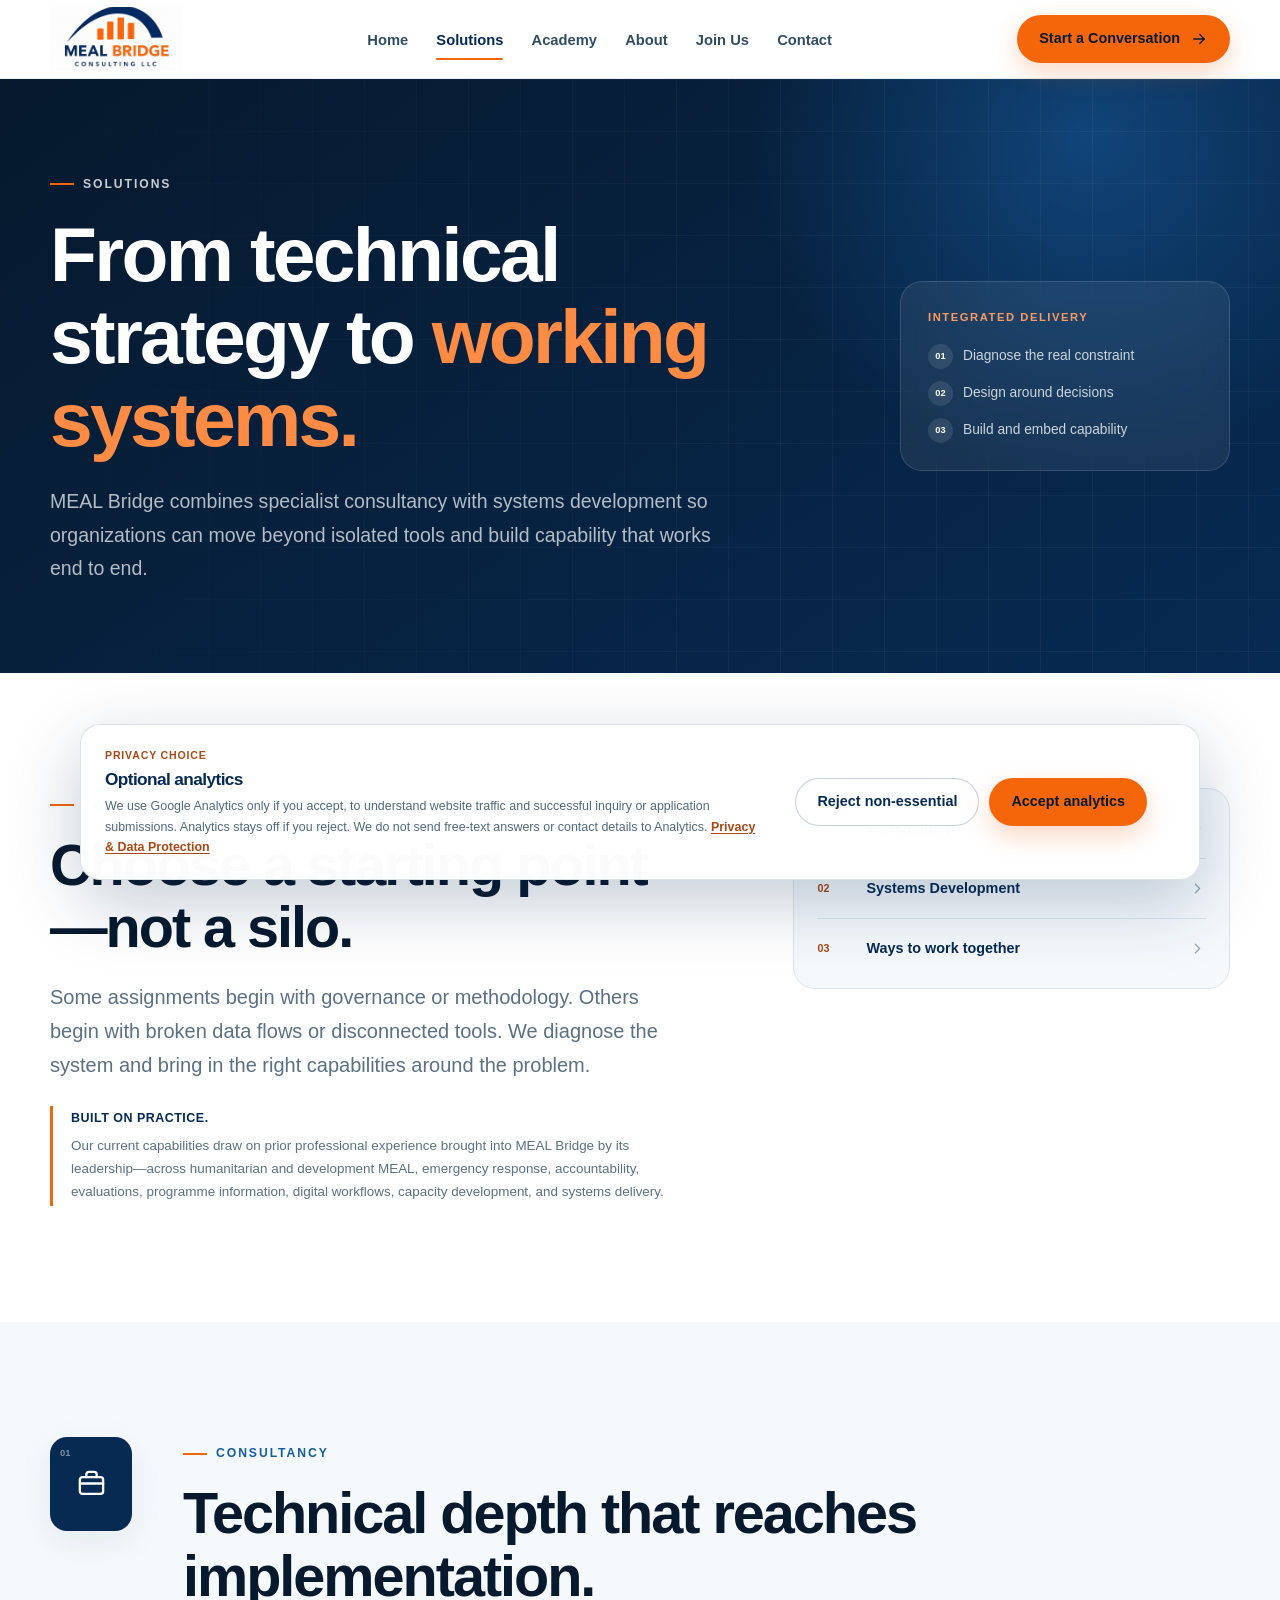
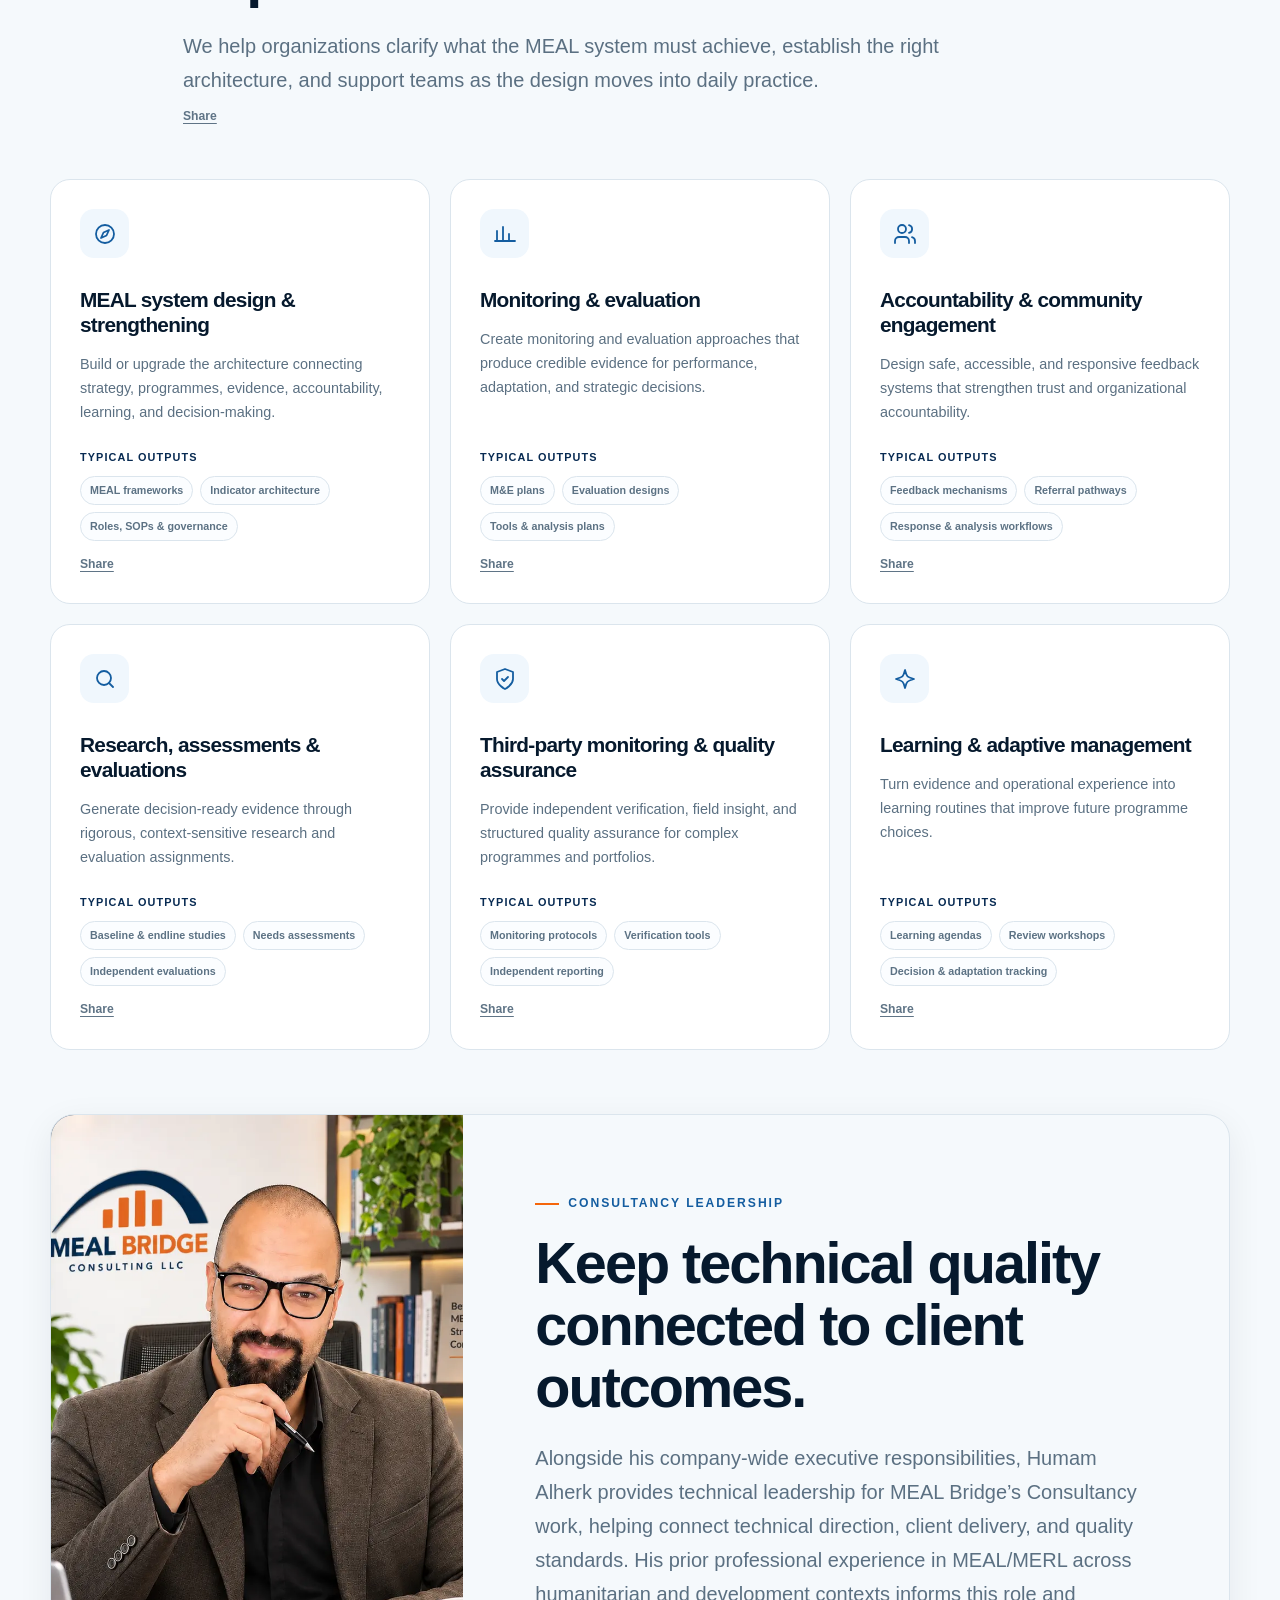
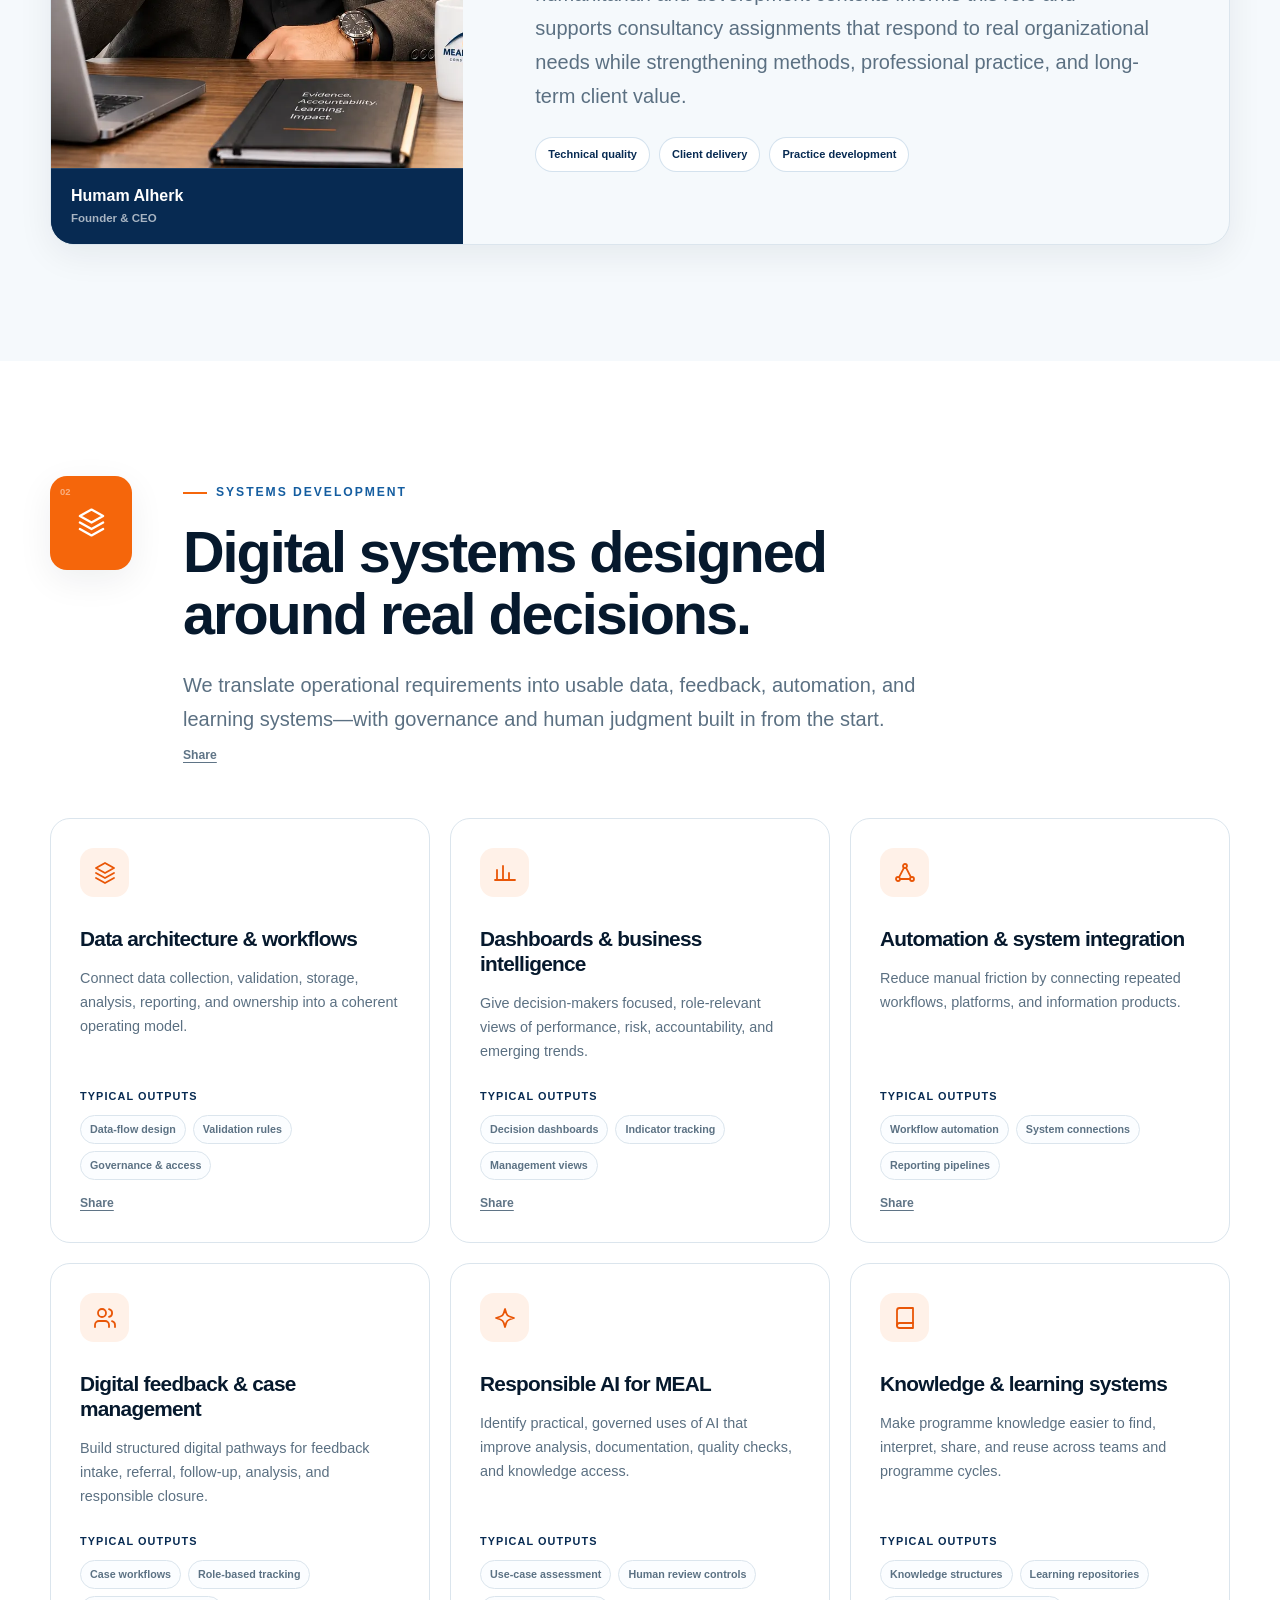
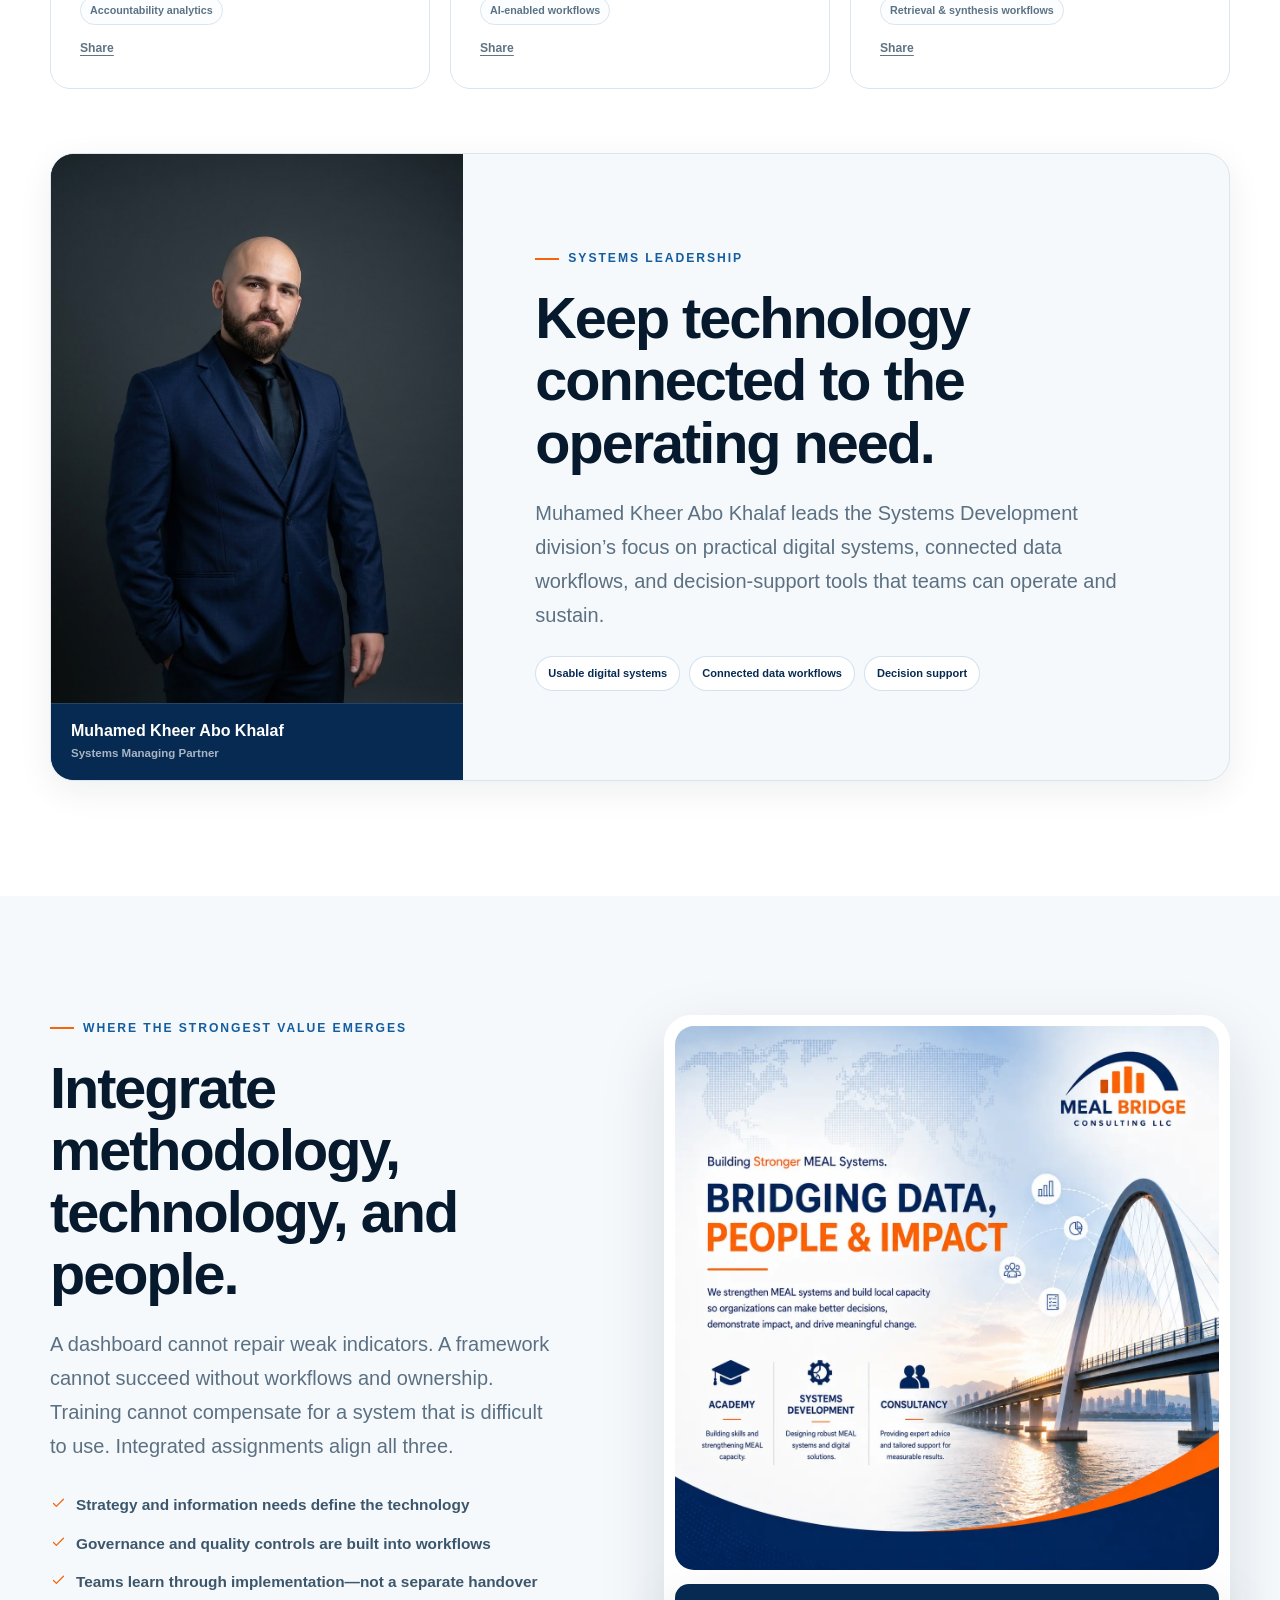
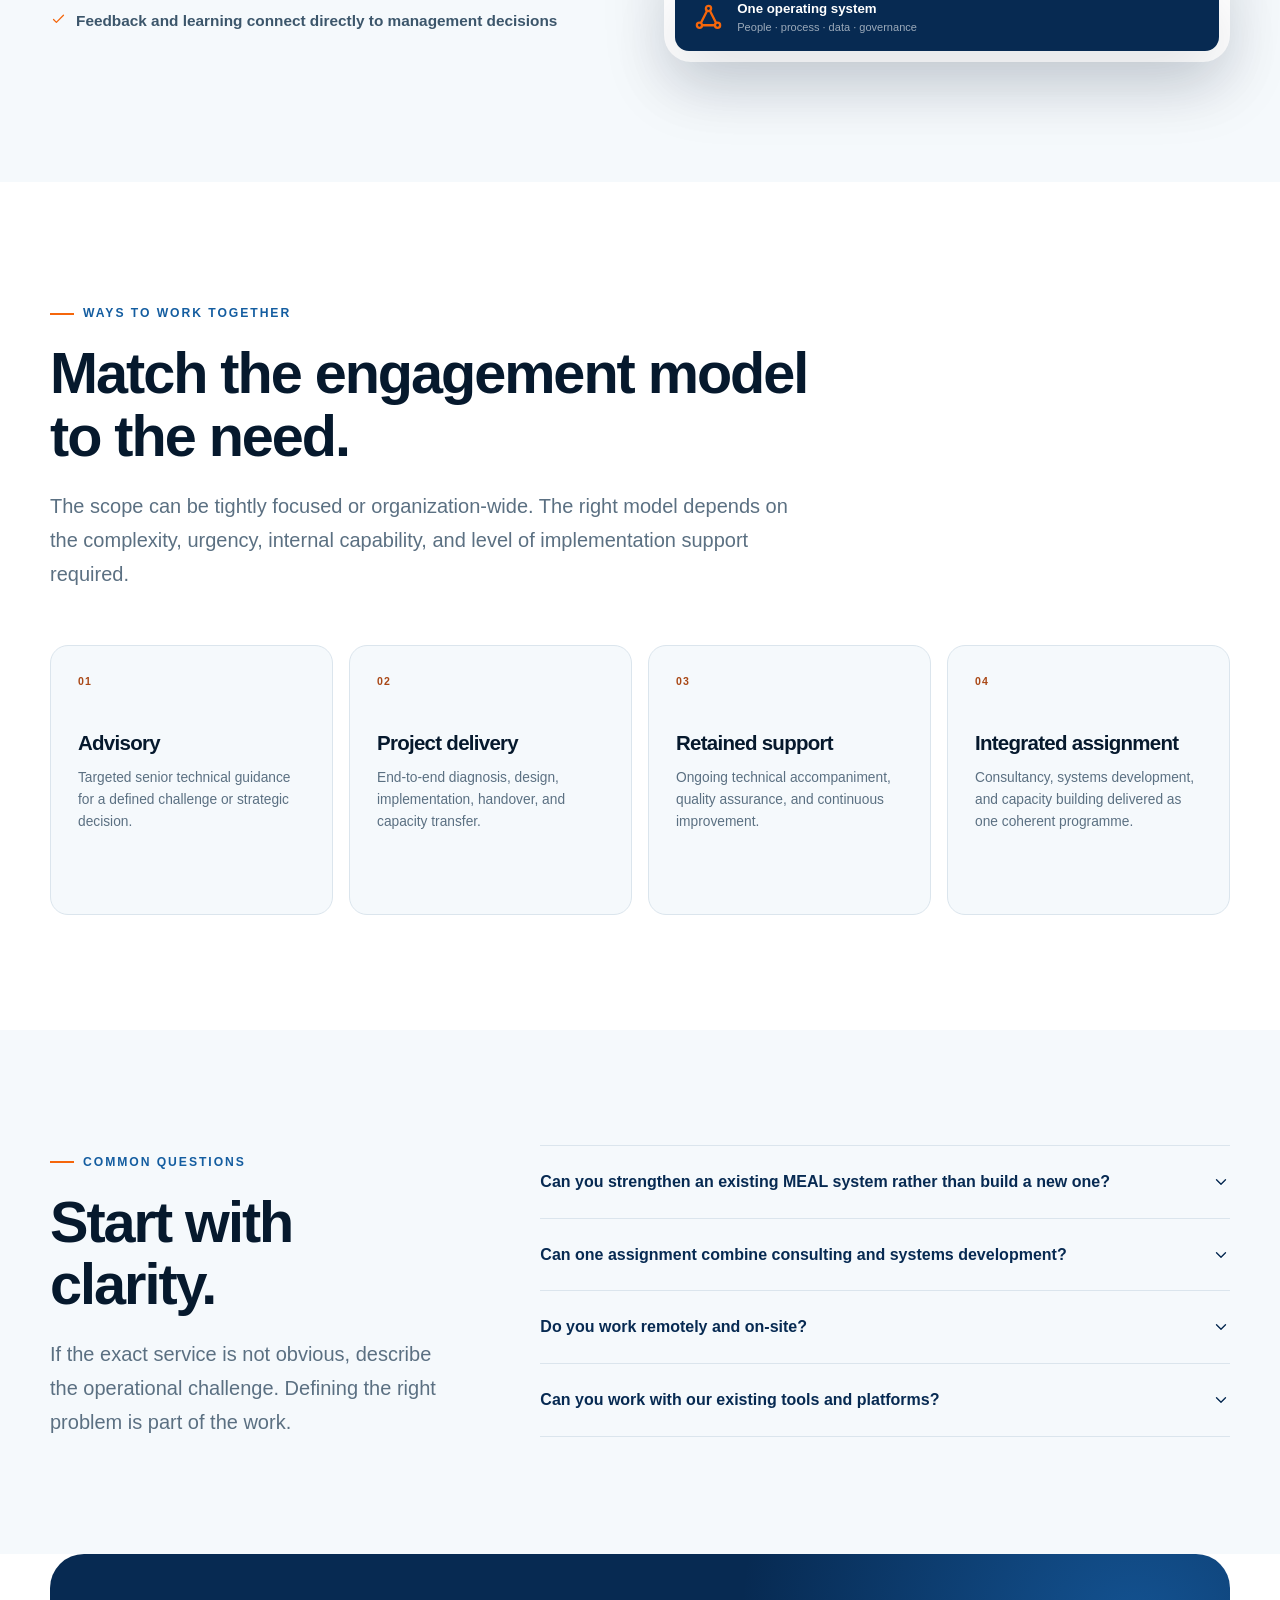
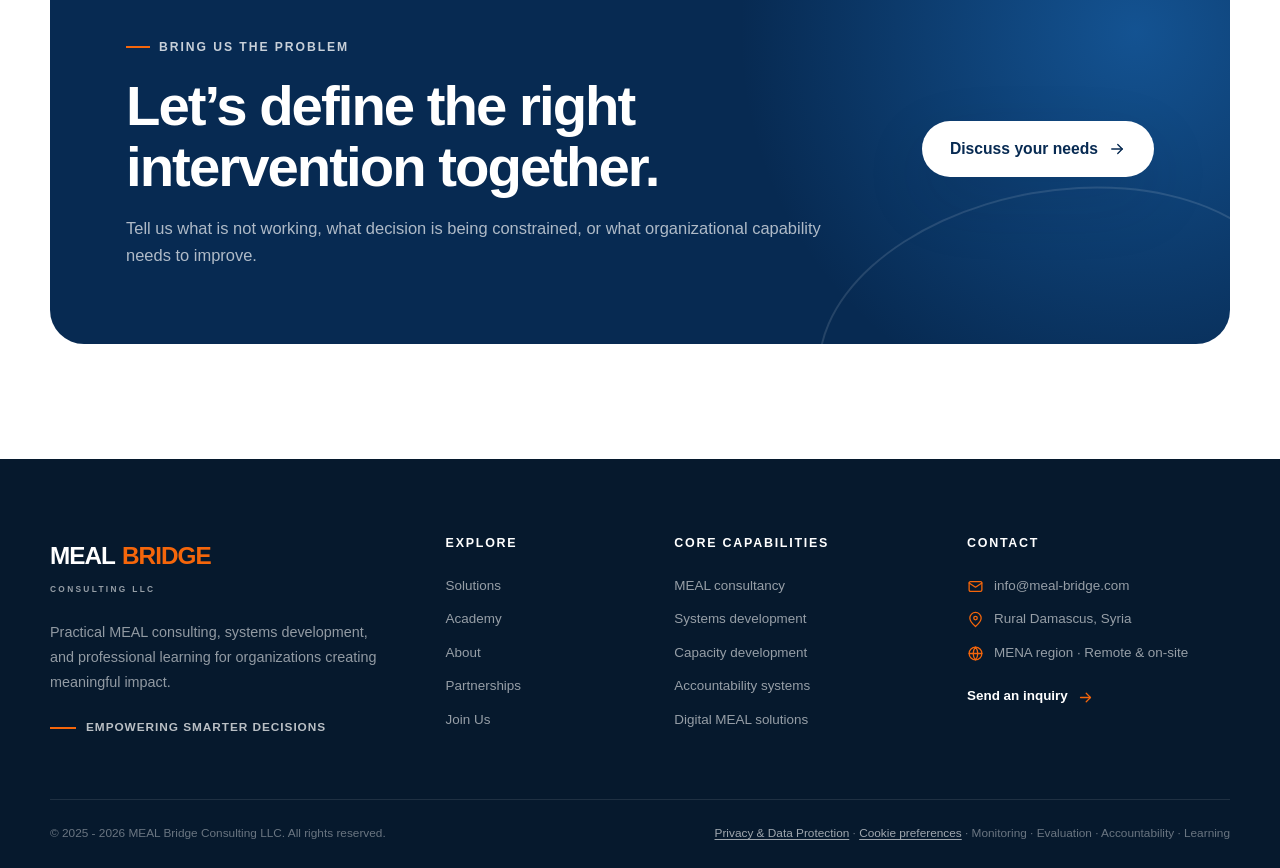
<file: services.html>
<!doctype html>
<html lang="en">

<head>
  <meta charset="utf-8">
  <meta name="viewport" content="width=device-width, initial-scale=1">
  <meta name="robots" content="noindex,follow">
  <title>Solutions | MEAL Bridge</title>
  <link rel="canonical" href="https://meal-bridge.com/solutions.html">
  <meta http-equiv="refresh" content="0; url=solutions.html">
  <script>window.location.replace("solutions.html" + window.location.search + window.location.hash);</script>
</head>

<body>
  <p>This page has moved to <a href="solutions.html">MEAL Bridge Solutions</a>.</p>
</body>

</html>
</file>
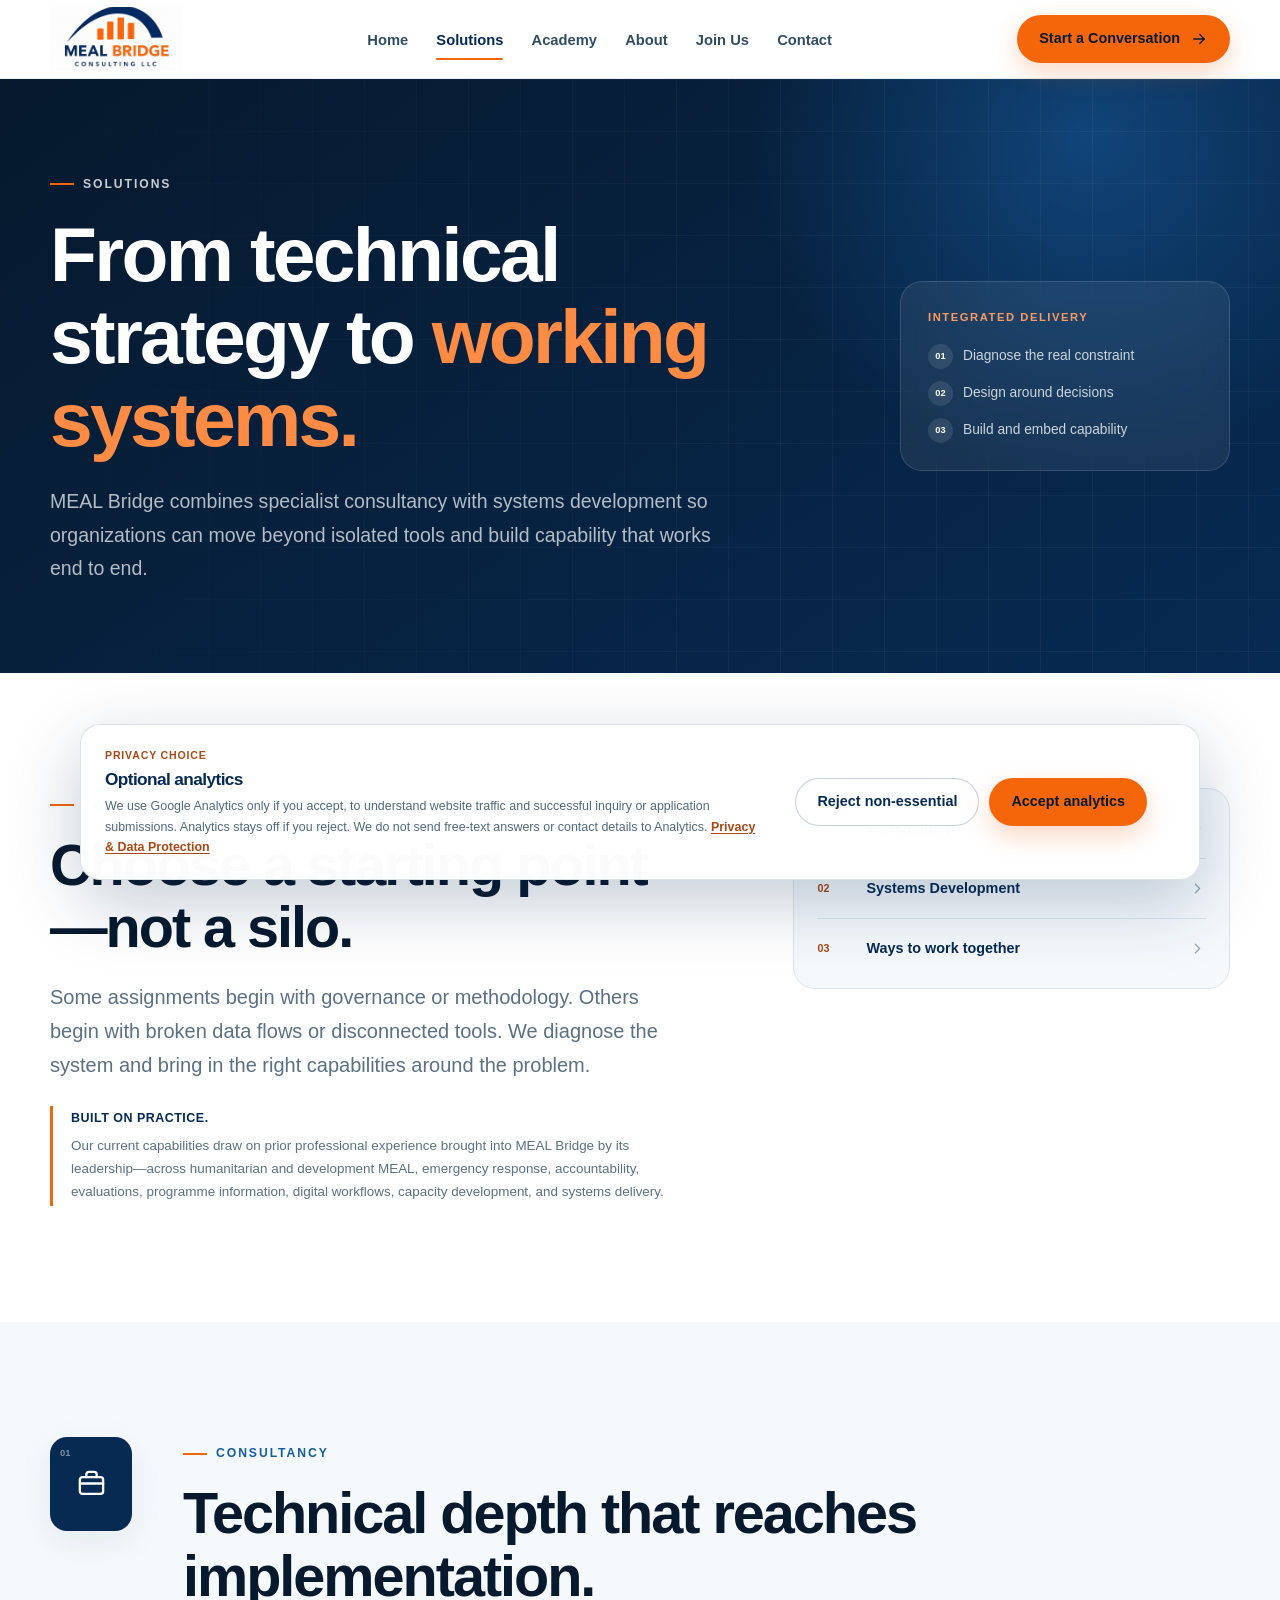
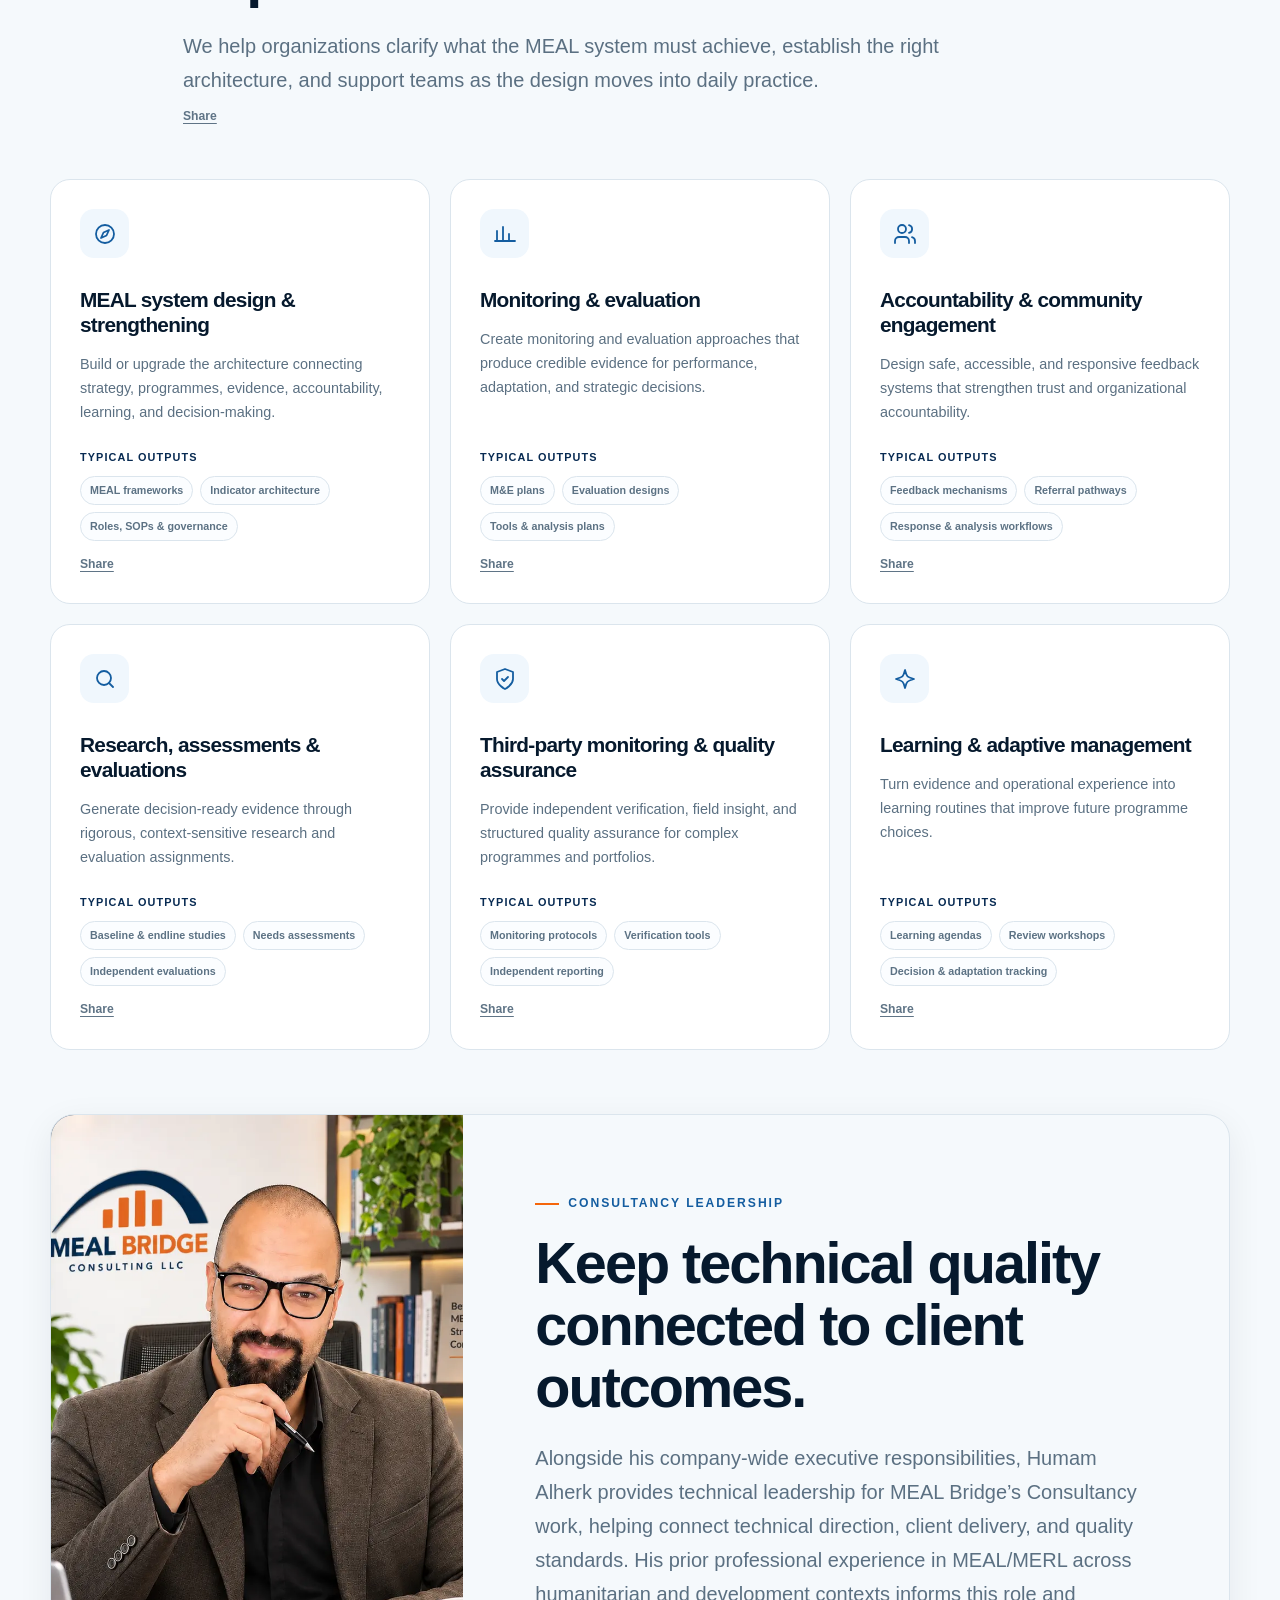
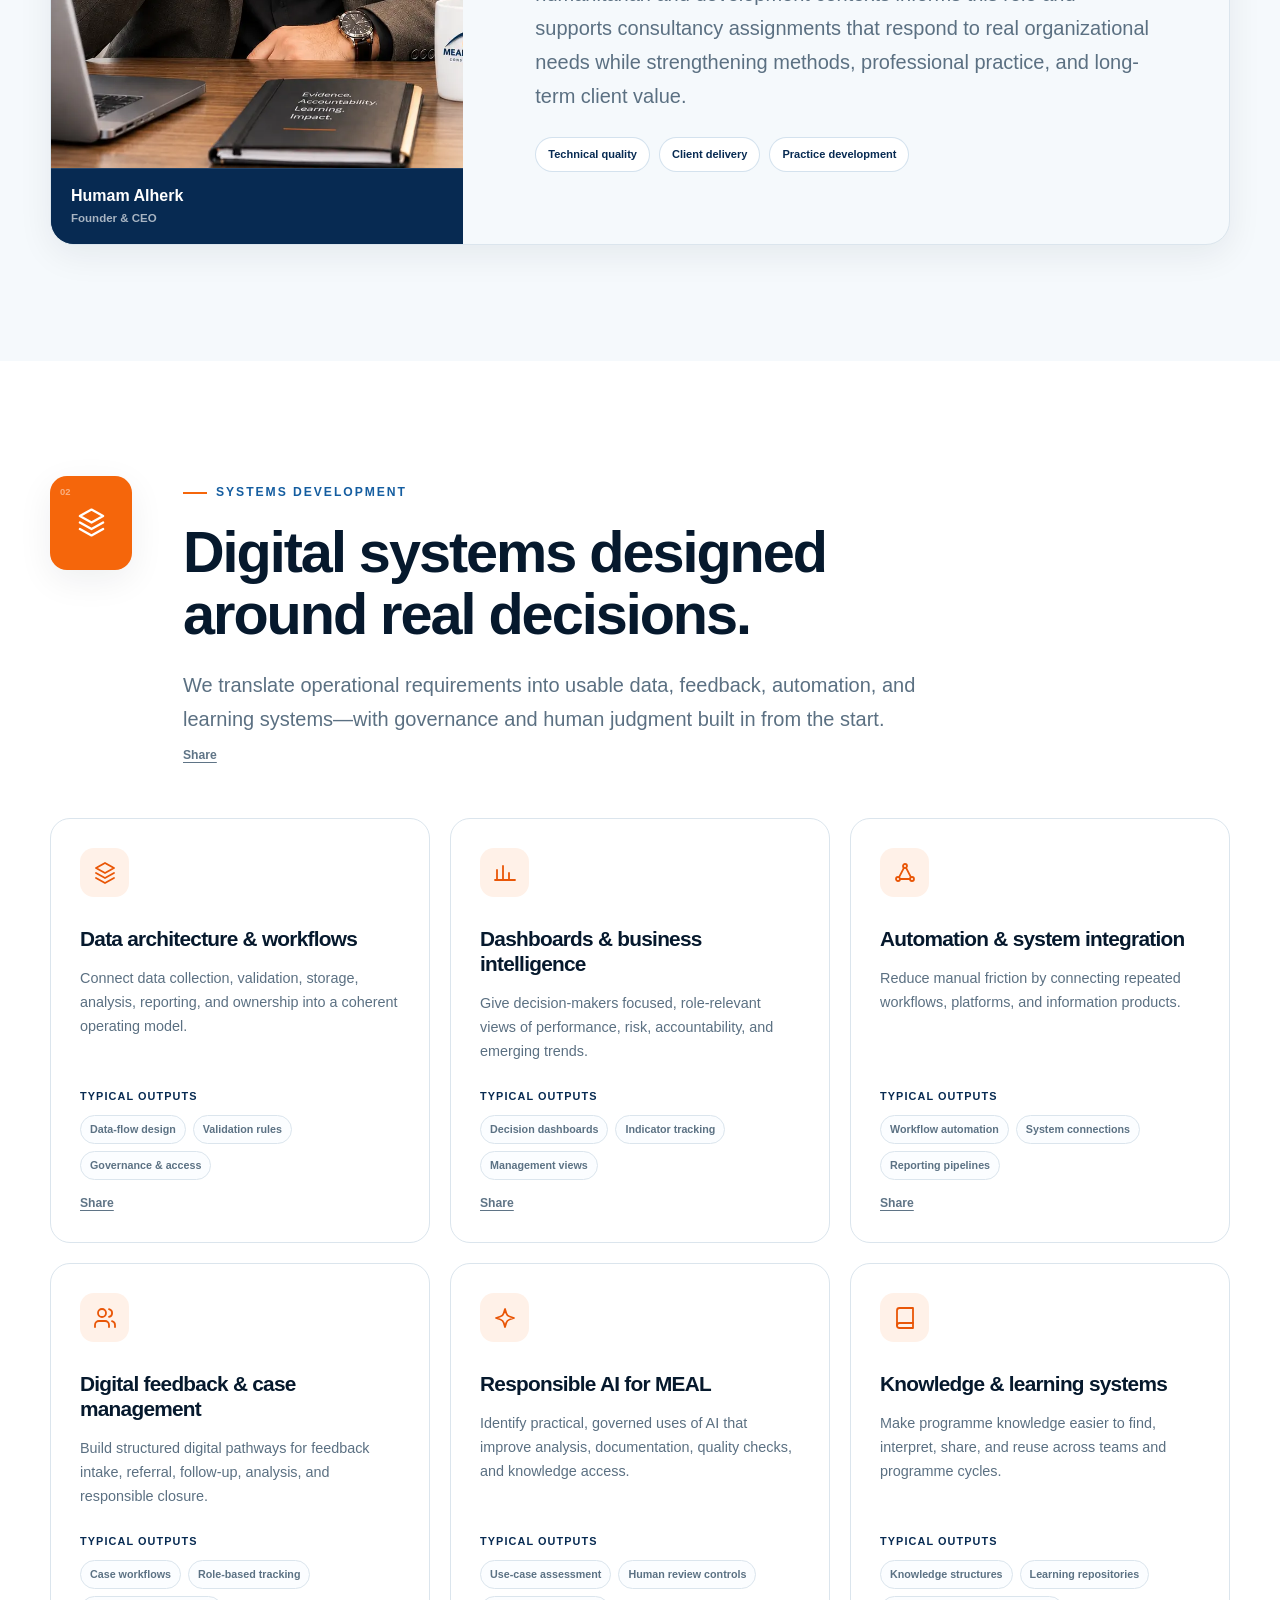
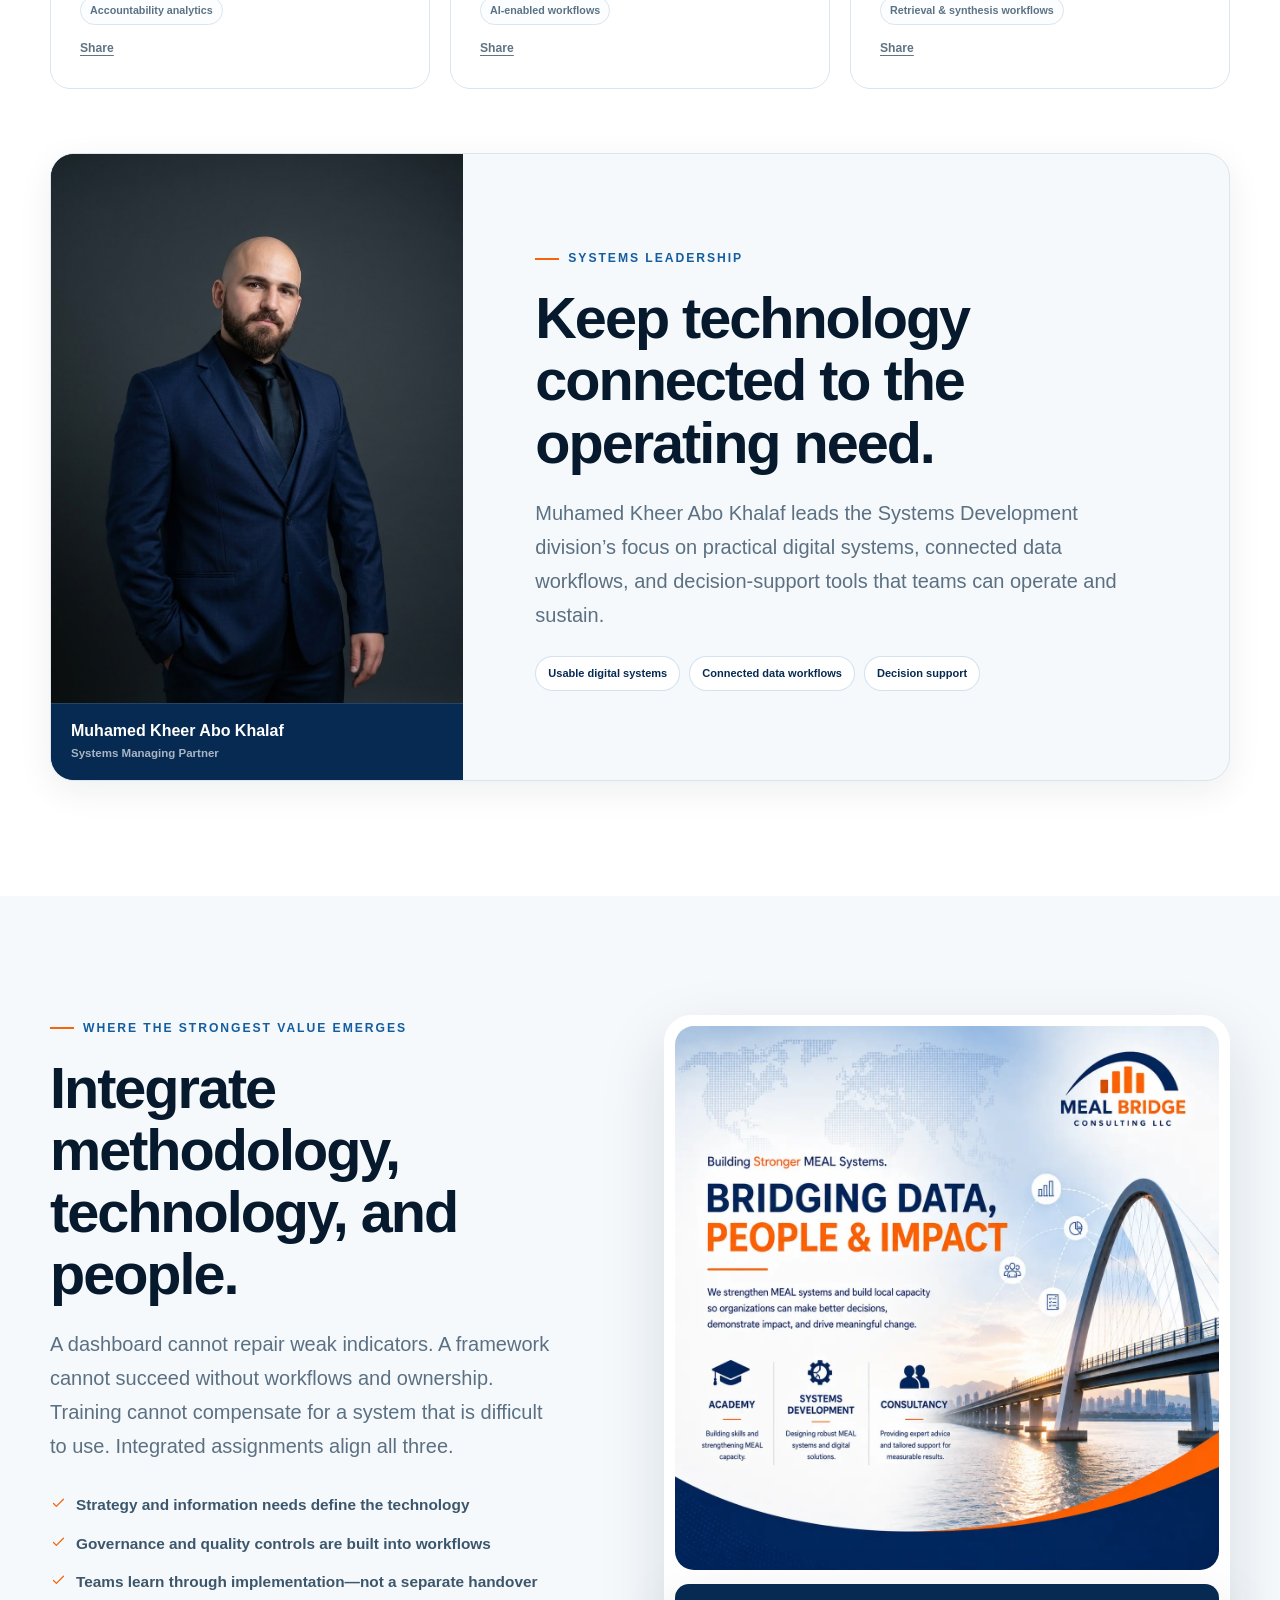
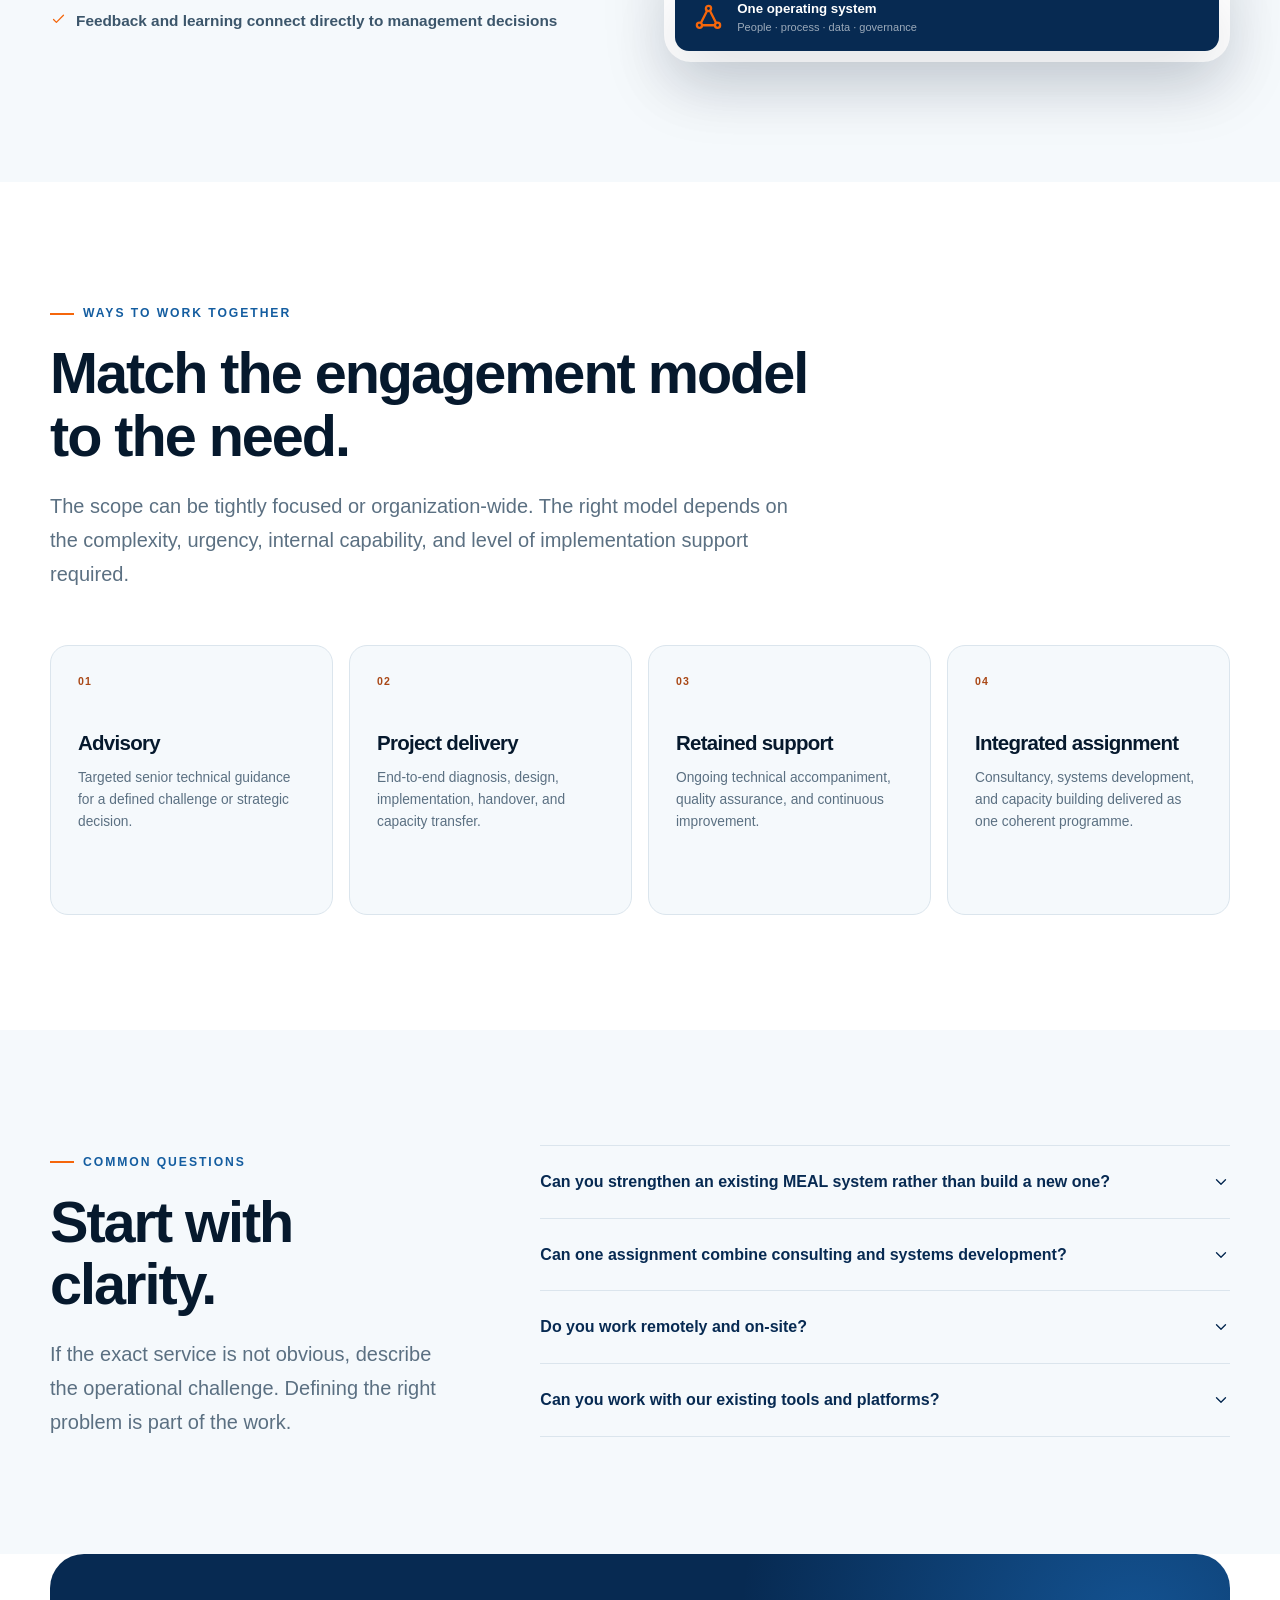
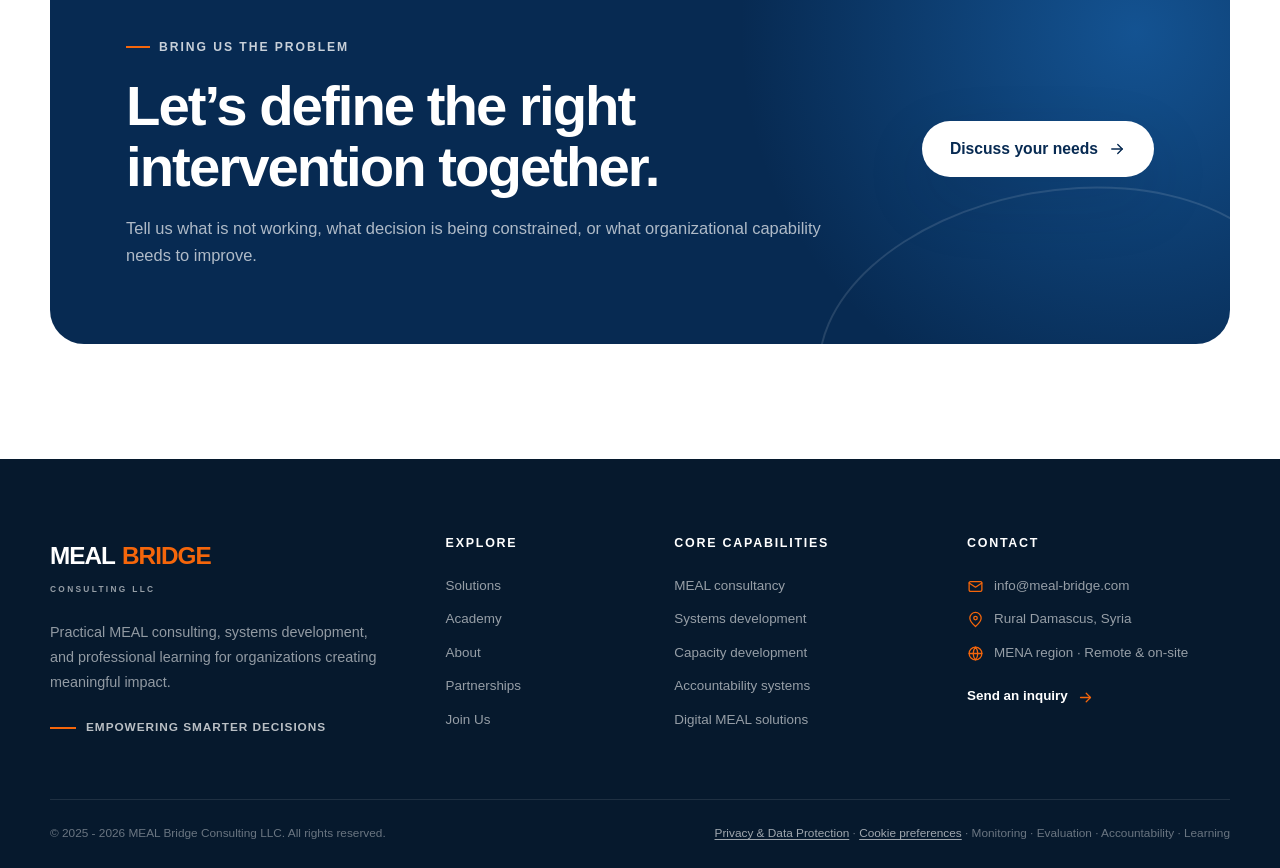
<file: solutions.html>
<!doctype html>
<html lang="en">

<head>
  <meta charset="utf-8">
  <meta name="viewport" content="width=device-width, initial-scale=1">
  <script src="js/i18n-init.js?v=3"></script>
  <style>
    html.i18n-loading body {
      visibility: hidden;
    }
  </style>
  <meta name="theme-color" content="#072a52">
  <title>MEAL Consultancy &amp; Digital Systems | MEAL Bridge</title>
  <meta name="description"
    content="Strengthen MEAL systems with consultancy, evaluations, accountability mechanisms, third-party monitoring, dashboards, automation and responsible AI across MENA.">
  <meta name="application-name" content="MEAL Bridge">
  <meta name="robots" content="index,follow,max-image-preview:large,max-snippet:-1,max-video-preview:-1">
  <meta name="format-detection" content="telephone=no">
  <link rel="canonical" href="https://meal-bridge.com/solutions.html">
  <link rel="icon" href="favicon.svg" type="image/svg+xml">
  <link rel="sitemap" href="sitemap.xml" type="application/xml">
  <style>
    html {
      max-width: 100%;
      overflow-x: hidden;
    }

    @supports (overflow: clip) {
      html {
        overflow-x: clip;
      }
    }

    @media (max-width: 760px) {
      .main-nav:not(.is-open) {
        display: none;
        visibility: hidden;
      }

      .main-nav.is-open {
        display: flex;
        visibility: visible;
      }
    }
  </style>
  <link rel="stylesheet" href="assets/css/style.css">
  <meta property="og:type" content="website">
  <meta property="og:site_name" content="MEAL Bridge Consulting LLC">
  <meta property="og:locale" content="en_US">
  <meta property="og:title" content="MEAL Consultancy &amp; Digital Systems | MEAL Bridge">
  <meta property="og:description"
    content="Consultancy, evaluations, accountability, third-party monitoring, dashboards, automation and responsible AI for stronger MEAL systems.">
  <meta property="og:url" content="https://meal-bridge.com/solutions.html">
  <meta property="og:image" content="https://meal-bridge.com/og.png">
  <meta property="og:image:secure_url" content="https://meal-bridge.com/og.png">
  <meta property="og:image:type" content="image/png">
  <meta property="og:image:width" content="1200">
  <meta property="og:image:height" content="630">
  <meta property="og:image:alt" content="MEAL Bridge — stronger MEAL systems, better decisions, greater impact">
  <meta name="twitter:card" content="summary_large_image">
  <meta name="twitter:title" content="MEAL Consultancy &amp; Digital Systems | MEAL Bridge">
  <meta name="twitter:description"
    content="Integrated technical consultancy and digital systems for stronger monitoring, evaluation, accountability and learning.">
  <meta name="twitter:image" content="https://meal-bridge.com/og.png">
  <meta name="twitter:image:alt" content="MEAL Bridge — stronger MEAL systems, better decisions, greater impact">
  <script type="application/ld+json">
  {
    "@context": "https://schema.org",
    "@graph": [
      {
        "@type": "WebPage",
        "@id": "https://meal-bridge.com/solutions.html#webpage",
        "url": "https://meal-bridge.com/solutions.html",
        "name": "MEAL Consultancy & Digital Systems | MEAL Bridge",
        "description": "Integrated MEAL consultancy and digital systems development for organizations across MENA.",
        "isPartOf": {"@id": "https://meal-bridge.com/#website"},
        "about": {"@id": "https://meal-bridge.com/#organization"},
        "dateModified": "2026-08-30",
        "inLanguage": "en"
      },
      {
        "@type": "BreadcrumbList",
        "@id": "https://meal-bridge.com/solutions.html#breadcrumb",
        "itemListElement": [
          {"@type": "ListItem", "position": 1, "name": "Home", "item": "https://meal-bridge.com/"},
          {"@type": "ListItem", "position": 2, "name": "Solutions", "item": "https://meal-bridge.com/solutions.html"}
        ]
      },
      {
        "@type": "ItemList",
        "@id": "https://meal-bridge.com/solutions.html#services",
        "name": "MEAL Bridge services",
        "numberOfItems": 4,
        "itemListElement": [
          {"@type": "ListItem", "position": 1, "item": {"@type": "Service", "name": "MEAL Consultancy", "url": "https://meal-bridge.com/solutions.html#consultancy", "provider": {"@id": "https://meal-bridge.com/#organization"}}},
          {"@type": "ListItem", "position": 2, "item": {"@type": "Service", "name": "Accountability and Community Engagement Systems", "url": "https://meal-bridge.com/solutions.html#accountability", "provider": {"@id": "https://meal-bridge.com/#organization"}}},
          {"@type": "ListItem", "position": 3, "item": {"@type": "Service", "name": "MEAL Systems Development", "url": "https://meal-bridge.com/solutions.html#systems", "provider": {"@id": "https://meal-bridge.com/#organization"}}},
          {"@type": "ListItem", "position": 4, "item": {"@type": "Service", "name": "Digital MEAL and Responsible AI", "url": "https://meal-bridge.com/solutions.html#digital", "provider": {"@id": "https://meal-bridge.com/#organization"}}}
        ]
      },
      {
        "@type": "FAQPage",
        "@id": "https://meal-bridge.com/solutions.html#faq",
        "mainEntity": [
          {"@type": "Question", "name": "Can you strengthen an existing MEAL system rather than build a new one?", "acceptedAnswer": {"@type": "Answer", "text": "Yes. We assess what already works, identify the highest-value gaps, and prioritize targeted improvements rather than replacing useful structures."}},
          {"@type": "Question", "name": "Can one assignment combine consulting and systems development?", "acceptedAnswer": {"@type": "Answer", "text": "Yes. This is often the strongest approach because the technical methodology, digital workflows, governance, and capacity transfer can be designed together."}},
          {"@type": "Question", "name": "Do you work remotely and on-site?", "acceptedAnswer": {"@type": "Answer", "text": "Most advisory, design, coaching, and digital work can be delivered remotely. Selected assessments, workshops, and implementation activities can be delivered on-site where feasible."}},
          {"@type": "Question", "name": "Can you work with our existing tools and platforms?", "acceptedAnswer": {"@type": "Answer", "text": "Yes. We begin with the operational requirement and the existing technology landscape, then determine whether configuration, integration, or a new solution creates the best value."}}
        ]
      },
      {
        "@type": "Person",
        "@id": "https://meal-bridge.com/solutions.html#humam-alherk-consultancy",
        "name": "Humam Alherk",
        "jobTitle": "Founder and CEO",
        "image": "https://meal-bridge.com/assets/images/humam-alherk.webp",
        "worksFor": {"@id": "https://meal-bridge.com/#organization"},
        "url": "https://meal-bridge.com/solutions.html#consultancy",
        "knowsAbout": ["MEAL consultancy", "MEAL systems design", "Evaluations", "Accountability", "Client delivery"]
      },
      {
        "@type": "Person",
        "@id": "https://meal-bridge.com/solutions.html#muhamed-kheer-abo-khalaf",
        "name": "Muhamed Kheer Abo Khalaf",
        "jobTitle": "Systems Managing Partner",
        "image": "https://meal-bridge.com/assets/images/system-development-partner.jpeg",
        "worksFor": {"@id": "https://meal-bridge.com/#organization"},
        "url": "https://meal-bridge.com/solutions.html#systems",
        "knowsAbout": ["Digital systems development", "Data workflows", "Decision-support systems"]
      }
    ]
  }
  </script>
  <script defer src="js/analytics-consent.js"></script>
  <script defer src="js/main.js?v=4">
  </script>
  <script defer src="js/i18n.js?v=7"></script>
  <script defer src="js/analytics-events.js?v=4"></script>
</head>

<body>
  <a class="skip-link" href="#main-content">Skip to main content</a>
  <header class="site-header">
    <div class="container header-inner">
      <a href="index.html" class="brand" aria-label="MEAL Bridge home">
        <img src="assets/images/meal-bridge-logo.png" width="180" height="120" decoding="async"
          alt="MEAL Bridge Consulting LLC" />
      </a>
      <nav class="main-nav" aria-label="Primary navigation">
        <div class="mobile-nav-label">
          <span>Navigate</span>
          <button type="button" aria-label="Close navigation">
            <svg aria-hidden="true" fill="none" stroke="currentColor" stroke-linecap="round" stroke-linejoin="round"
              stroke-width="1.8" viewBox="0 0 24 24">
              <path d="M6 6l12 12M18 6 6 18"></path>
            </svg>
          </button>
        </div>
        <button type="button" style="display: none;" class="language-toggle" aria-label="Switch to Arabic"
          aria-pressed="false">العربية</button>
        <a href="index.html">Home</a>
        <a href="solutions.html" class="active" aria-current="page">Solutions</a>
        <a href="academy.html">Academy</a>
        <a href="about.html">About</a>
        <!--<a href="news.html">News</a>-->
        <a href="join-us.html">Join Us</a>
        <a href="contact.html">Contact</a>
        <a href="contact.html" class="button button-primary mobile-nav-cta">Start a conversation <svg aria-hidden="true"
            fill="none" stroke="currentColor" stroke-linecap="round" stroke-linejoin="round" stroke-width="1.8"
            viewBox="0 0 24 24">
            <path d="M5 12h14"></path>
            <path d="m13 6 6 6-6 6"></path>
          </svg>
        </a>
      </nav>
      <div class="header-actions">
        <a href="contact.html" class="button button-primary header-cta">Start a conversation <svg aria-hidden="true"
            fill="none" stroke="currentColor" stroke-linecap="round" stroke-linejoin="round" stroke-width="1.8"
            viewBox="0 0 24 24">
            <path d="M5 12h14"></path>
            <path d="m13 6 6 6-6 6"></path>
          </svg>
        </a>
        <button class="menu-button" type="button" aria-label="Open navigation" aria-expanded="false">
          <svg aria-hidden="true" fill="none" stroke="currentColor" stroke-linecap="round" stroke-linejoin="round"
            stroke-width="1.8" viewBox="0 0 24 24">
            <path d="M4 7h16M4 12h16M4 17h16"></path>
          </svg>
        </button>
      </div>
    </div>
  </header>
  <main id="main-content">
    <section class="page-hero">
      <div class="page-hero-grid" aria-hidden="true">
      </div>
      <div class="container page-hero-inner">
        <div>
          <span class="eyebrow eyebrow-light">Solutions</span>
          <h1>From technical strategy to <span class="hero-accent">working systems.</span>
          </h1>
          <div class="page-hero-copy">
            <p>MEAL Bridge combines specialist consultancy with systems development so organizations can move beyond
              isolated tools and build capability that works end to end.</p>
          </div>
        </div>
        <div class="page-hero-aside">
          <div class="hero-mini-panel">
            <span>Integrated delivery</span>
            <ol>
              <li>Diagnose the real constraint</li>
              <li>Design around decisions</li>
              <li>Build and embed capability</li>
            </ol>
          </div>
        </div>
      </div>
    </section>
    <section class="section service-overview">
      <div class="container overview-grid">
        <div class="section-heading section-heading-left">
          <span class="eyebrow">Two divisions. One operating logic.</span>
          <h2>Choose a starting point—not a silo.</h2>
          <div class="section-lead">
            <p>Some assignments begin with governance or methodology. Others begin with broken data flows or
              disconnected tools. We diagnose the system and bring in the right capabilities around the problem.</p>
          </div>
          <div class="experience-foundation-note">
            <strong>Built on practice.</strong>
            <p>Our current capabilities draw on prior professional experience brought into MEAL Bridge by its
              leadership—across humanitarian and development MEAL, emergency response, accountability, evaluations,
              programme information, digital workflows, capacity development, and systems delivery.</p>
          </div>
        </div>
        <nav class="section-jump" aria-label="Solutions on this page">
          <a href="#consultancy">
            <span>01</span> Consultancy <svg aria-hidden="true" fill="none" stroke="currentColor" stroke-linecap="round"
              stroke-linejoin="round" stroke-width="1.8" viewBox="0 0 24 24">
              <path d="m9 18 6-6-6-6">
              </path>
            </svg>
          </a>
          <a href="#systems">
            <span>02</span> Systems Development <svg aria-hidden="true" fill="none" stroke="currentColor"
              stroke-linecap="round" stroke-linejoin="round" stroke-width="1.8" viewBox="0 0 24 24">
              <path d="m9 18 6-6-6-6">
              </path>
            </svg>
          </a>
          <a href="#engagement">
            <span>03</span> Ways to work together <svg aria-hidden="true" fill="none" stroke="currentColor"
              stroke-linecap="round" stroke-linejoin="round" stroke-width="1.8" viewBox="0 0 24 24">
              <path d="m9 18 6-6-6-6">
              </path>
            </svg>
          </a>
        </nav>
      </div>
    </section>
    <section class="section capability-section" id="consultancy">
      <div class="container">
        <div class="division-intro" id="consultancy-overview" data-content-name="MEAL Consultancy">
          <div class="division-intro-mark">
            <span>01</span>
            <svg aria-hidden="true" fill="none" stroke="currentColor" stroke-linecap="round" stroke-linejoin="round"
              stroke-width="1.8" viewBox="0 0 24 24">
              <rect x="3" y="7" width="18" height="13" rx="2">
              </rect>
              <path d="M8 7V5a2 2 0 0 1 2-2h4a2 2 0 0 1 2 2v2">
              </path>
              <path d="M3 12h18">
              </path>
            </svg>
          </div>
          <div class="section-heading section-heading-left">
            <span class="eyebrow">Consultancy</span>
            <h2>Technical depth that reaches implementation.</h2>
            <div class="section-lead">
              <p>We help organizations clarify what the MEAL system must achieve, establish the right architecture, and
                support teams as the design moves into daily practice.</p>
            </div>
            <button aria-label="Share MEAL Consultancy" class="content-share-button" data-share-content
              data-content-type="consultancy_division" data-content-id="consultancy-overview"
              data-content-name="MEAL Consultancy" type="button">Share</button>
          </div>
        </div>
        <div class="capability-grid">
          <article class="capability-card" id="consultancy-meal-system-design-strengthening"
            data-content-name="MEAL System Design & Strengthening">
            <span class="capability-icon">
              <svg aria-hidden="true" fill="none" stroke="currentColor" stroke-linecap="round" stroke-linejoin="round"
                stroke-width="1.8" viewBox="0 0 24 24">
                <circle cx="12" cy="12" r="9">
                </circle>
                <path d="m16 8-2.5 5.5L8 16l2.5-5.5L16 8Z">
                </path>
              </svg>
            </span>
            <h2>MEAL system design &amp; strengthening</h2>
            <p>Build or upgrade the architecture connecting strategy, programmes, evidence, accountability, learning,
              and decision-making.</p>
            <div class="output-list">
              <strong>Typical outputs</strong>
              <span>MEAL frameworks</span>
              <span>Indicator architecture</span>
              <span>Roles, SOPs &amp; governance</span>
            </div>
            <button aria-label="Share MEAL System Design &amp; Strengthening" class="content-share-button"
              data-share-content data-content-type="consultancy_service"
              data-content-id="consultancy-meal-system-design-strengthening"
              data-content-name="MEAL System Design &amp; Strengthening" type="button">Share</button>
          </article>
          <article class="capability-card" id="consultancy-monitoring-evaluation"
            data-content-name="Monitoring & Evaluation">
            <span class="capability-icon">
              <svg aria-hidden="true" fill="none" stroke="currentColor" stroke-linecap="round" stroke-linejoin="round"
                stroke-width="1.8" viewBox="0 0 24 24">
                <path d="M4 19V9M10 19V5M16 19v-7M22 19H2">
                </path>
              </svg>
            </span>
            <h2>Monitoring &amp; evaluation</h2>
            <p>Create monitoring and evaluation approaches that produce credible evidence for performance, adaptation,
              and strategic decisions.</p>
            <div class="output-list">
              <strong>Typical outputs</strong>
              <span>M&amp;E plans</span>
              <span>Evaluation designs</span>
              <span>Tools &amp; analysis plans</span>
            </div>
            <button aria-label="Share Monitoring &amp; Evaluation" class="content-share-button" data-share-content
              data-content-type="consultancy_service" data-content-id="consultancy-monitoring-evaluation"
              data-content-name="Monitoring &amp; Evaluation" type="button">Share</button>
          </article>
          <article class="capability-card" id="accountability"
            data-content-name="Accountability & Community Engagement">
            <span class="capability-icon">
              <svg aria-hidden="true" fill="none" stroke="currentColor" stroke-linecap="round" stroke-linejoin="round"
                stroke-width="1.8" viewBox="0 0 24 24">
                <path d="M16 21v-2a4 4 0 0 0-4-4H6a4 4 0 0 0-4 4v2">
                </path>
                <circle cx="9" cy="7" r="4">
                </circle>
                <path d="M22 21v-2a4 4 0 0 0-3-3.9M16 3.1a4 4 0 0 1 0 7.8">
                </path>
              </svg>
            </span>
            <h2>Accountability &amp; community engagement</h2>
            <p>Design safe, accessible, and responsive feedback systems that strengthen trust and organizational
              accountability.</p>
            <div class="output-list">
              <strong>Typical outputs</strong>
              <span>Feedback mechanisms</span>
              <span>Referral pathways</span>
              <span>Response &amp; analysis workflows</span>
            </div>
            <button aria-label="Share Accountability &amp; Community Engagement" class="content-share-button"
              data-share-content data-content-type="consultancy_service" data-content-id="accountability"
              data-content-name="Accountability &amp; Community Engagement" type="button">Share</button>
          </article>
          <article class="capability-card" id="consultancy-research-assessments-evaluations"
            data-content-name="Research, Assessments & Evaluations">
            <span class="capability-icon">
              <svg aria-hidden="true" fill="none" stroke="currentColor" stroke-linecap="round" stroke-linejoin="round"
                stroke-width="1.8" viewBox="0 0 24 24">
                <circle cx="11" cy="11" r="7">
                </circle>
                <path d="m20 20-4-4">
                </path>
              </svg>
            </span>
            <h2>Research, assessments &amp; evaluations</h2>
            <p>Generate decision-ready evidence through rigorous, context-sensitive research and evaluation assignments.
            </p>
            <div class="output-list">
              <strong>Typical outputs</strong>
              <span>Baseline &amp; endline studies</span>
              <span>Needs assessments</span>
              <span>Independent evaluations</span>
            </div>
            <button aria-label="Share Research, Assessments &amp; Evaluations" class="content-share-button"
              data-share-content data-content-type="consultancy_service"
              data-content-id="consultancy-research-assessments-evaluations"
              data-content-name="Research, Assessments &amp; Evaluations" type="button">Share</button>
          </article>
          <article class="capability-card" id="consultancy-third-party-monitoring-quality-assurance"
            data-content-name="Third-Party Monitoring & Quality Assurance">
            <span class="capability-icon">
              <svg aria-hidden="true" fill="none" stroke="currentColor" stroke-linecap="round" stroke-linejoin="round"
                stroke-width="1.8" viewBox="0 0 24 24">
                <path d="M12 22s8-4 8-10V5l-8-3-8 3v7c0 6 8 10 8 10Z">
                </path>
                <path d="m9 12 2 2 4-4">
                </path>
              </svg>
            </span>
            <h2>Third-party monitoring &amp; quality assurance</h2>
            <p>Provide independent verification, field insight, and structured quality assurance for complex programmes
              and portfolios.</p>
            <div class="output-list">
              <strong>Typical outputs</strong>
              <span>Monitoring protocols</span>
              <span>Verification tools</span>
              <span>Independent reporting</span>
            </div>
            <button aria-label="Share Third-Party Monitoring &amp; Quality Assurance" class="content-share-button"
              data-share-content data-content-type="consultancy_service"
              data-content-id="consultancy-third-party-monitoring-quality-assurance"
              data-content-name="Third-Party Monitoring &amp; Quality Assurance" type="button">Share</button>
          </article>
          <article class="capability-card" id="consultancy-learning-adaptive-management"
            data-content-name="Learning & Adaptive Management">
            <span class="capability-icon">
              <svg aria-hidden="true" fill="none" stroke="currentColor" stroke-linecap="round" stroke-linejoin="round"
                stroke-width="1.8" viewBox="0 0 24 24">
                <path
                  d="m12 3-1.3 4.2a5 5 0 0 1-3.3 3.3L3 12l4.4 1.5a5 5 0 0 1 3.3 3.3L12 21l1.3-4.2a5 5 0 0 1 3.3-3.3L21 12l-4.4-1.5a5 5 0 0 1-3.3-3.3L12 3Z">
                </path>
              </svg>
            </span>
            <h2>Learning &amp; adaptive management</h2>
            <p>Turn evidence and operational experience into learning routines that improve future programme choices.
            </p>
            <div class="output-list">
              <strong>Typical outputs</strong>
              <span>Learning agendas</span>
              <span>Review workshops</span>
              <span>Decision &amp; adaptation tracking</span>
            </div>
            <button aria-label="Share Learning &amp; Adaptive Management" class="content-share-button"
              data-share-content data-content-type="consultancy_service"
              data-content-id="consultancy-learning-adaptive-management"
              data-content-name="Learning &amp; Adaptive Management" type="button">Share</button>
          </article>
        </div>
        <aside class="division-partner-feature" aria-label="Consultancy leadership">
          <figure class="division-partner-photo">
            <img src="assets/images/humam-alherk.webp" width="1000" height="1198" loading="lazy" decoding="async"
              alt="Humam Alherk, Founder and CEO of MEAL Bridge" />
            <figcaption><strong>Humam Alherk</strong><span>Founder &amp; CEO</span></figcaption>
          </figure>
          <div class="division-partner-copy">
            <div class="section-heading section-heading-left">
              <span class="eyebrow">Consultancy leadership</span>
              <h2>Keep technical quality connected to client outcomes.</h2>
              <div class="section-lead">
                <p>Alongside his company-wide executive responsibilities, Humam Alherk provides technical leadership for
                  MEAL Bridge’s Consultancy work, helping connect technical direction, client delivery, and quality
                  standards. His prior professional experience in MEAL/MERL across humanitarian and development contexts
                  informs this role and supports consultancy assignments that respond to real organizational needs while
                  strengthening methods, professional practice, and long-term client value.</p>
              </div>
            </div>
            <div class="division-partner-focus" aria-label="Consultancy focus areas"><span>Technical
                quality</span><span>Client delivery</span><span>Practice development</span></div>
          </div>
        </aside>
      </div>
    </section>
    <section class="section capability-section capability-section-alt" id="systems">
      <div class="container" id="digital">
        <div class="division-intro" id="systems-overview" data-content-name="MEAL Systems Development">
          <div class="division-intro-mark division-intro-mark-orange">
            <span>02</span>
            <svg aria-hidden="true" fill="none" stroke="currentColor" stroke-linecap="round" stroke-linejoin="round"
              stroke-width="1.8" viewBox="0 0 24 24">
              <path d="m12 2 9 5-9 5-9-5 9-5Z">
              </path>
              <path d="m3 12 9 5 9-5M3 17l9 5 9-5">
              </path>
            </svg>
          </div>
          <div class="section-heading section-heading-left">
            <span class="eyebrow">Systems Development</span>
            <h2>Digital systems designed around real decisions.</h2>
            <div class="section-lead">
              <p>We translate operational requirements into usable data, feedback, automation, and learning systems—with
                governance and human judgment built in from the start.</p>
            </div>
            <button aria-label="Share MEAL Systems Development" class="content-share-button" data-share-content
              data-content-type="systems_division" data-content-id="systems-overview"
              data-content-name="MEAL Systems Development" type="button">Share</button>
          </div>
        </div>
        <div class="capability-grid">
          <article class="capability-card" id="systems-data-architecture-workflows"
            data-content-name="Data Architecture & Workflows">
            <span class="capability-icon capability-icon-orange">
              <svg aria-hidden="true" fill="none" stroke="currentColor" stroke-linecap="round" stroke-linejoin="round"
                stroke-width="1.8" viewBox="0 0 24 24">
                <path d="m12 2 9 5-9 5-9-5 9-5Z">
                </path>
                <path d="m3 12 9 5 9-5M3 17l9 5 9-5">
                </path>
              </svg>
            </span>
            <h2>Data architecture &amp; workflows</h2>
            <p>Connect data collection, validation, storage, analysis, reporting, and ownership into a coherent
              operating model.</p>
            <div class="output-list">
              <strong>Typical outputs</strong>
              <span>Data-flow design</span>
              <span>Validation rules</span>
              <span>Governance &amp; access</span>
            </div>
            <button aria-label="Share Data Architecture &amp; Workflows" class="content-share-button" data-share-content
              data-content-type="systems_service" data-content-id="systems-data-architecture-workflows"
              data-content-name="Data Architecture &amp; Workflows" type="button">Share</button>
          </article>
          <article class="capability-card" id="systems-dashboards-business-intelligence"
            data-content-name="Dashboards & Business Intelligence">
            <span class="capability-icon capability-icon-orange">
              <svg aria-hidden="true" fill="none" stroke="currentColor" stroke-linecap="round" stroke-linejoin="round"
                stroke-width="1.8" viewBox="0 0 24 24">
                <path d="M4 19V9M10 19V5M16 19v-7M22 19H2">
                </path>
              </svg>
            </span>
            <h2>Dashboards &amp; business intelligence</h2>
            <p>Give decision-makers focused, role-relevant views of performance, risk, accountability, and emerging
              trends.</p>
            <div class="output-list">
              <strong>Typical outputs</strong>
              <span>Decision dashboards</span>
              <span>Indicator tracking</span>
              <span>Management views</span>
            </div>
            <button aria-label="Share Dashboards &amp; Business Intelligence" class="content-share-button"
              data-share-content data-content-type="systems_service"
              data-content-id="systems-dashboards-business-intelligence"
              data-content-name="Dashboards &amp; Business Intelligence" type="button">Share</button>
          </article>
          <article class="capability-card" id="systems-automation-system-integration"
            data-content-name="Automation & System Integration">
            <span class="capability-icon capability-icon-orange">
              <svg aria-hidden="true" fill="none" stroke="currentColor" stroke-linecap="round" stroke-linejoin="round"
                stroke-width="1.8" viewBox="0 0 24 24">
                <circle cx="12" cy="5" r="2">
                </circle>
                <circle cx="5" cy="18" r="2">
                </circle>
                <circle cx="19" cy="18" r="2">
                </circle>
                <path d="m10.9 6.8-4.8 9.4M13.1 6.8l4.8 9.4M7 18h10">
                </path>
              </svg>
            </span>
            <h2>Automation &amp; system integration</h2>
            <p>Reduce manual friction by connecting repeated workflows, platforms, and information products.</p>
            <div class="output-list">
              <strong>Typical outputs</strong>
              <span>Workflow automation</span>
              <span>System connections</span>
              <span>Reporting pipelines</span>
            </div>
            <button aria-label="Share Automation &amp; System Integration" class="content-share-button"
              data-share-content data-content-type="systems_service"
              data-content-id="systems-automation-system-integration"
              data-content-name="Automation &amp; System Integration" type="button">Share</button>
          </article>
          <article class="capability-card" id="systems-digital-feedback-case-management"
            data-content-name="Digital Feedback & Case Management">
            <span class="capability-icon capability-icon-orange">
              <svg aria-hidden="true" fill="none" stroke="currentColor" stroke-linecap="round" stroke-linejoin="round"
                stroke-width="1.8" viewBox="0 0 24 24">
                <path d="M16 21v-2a4 4 0 0 0-4-4H6a4 4 0 0 0-4 4v2">
                </path>
                <circle cx="9" cy="7" r="4">
                </circle>
                <path d="M22 21v-2a4 4 0 0 0-3-3.9M16 3.1a4 4 0 0 1 0 7.8">
                </path>
              </svg>
            </span>
            <h2>Digital feedback &amp; case management</h2>
            <p>Build structured digital pathways for feedback intake, referral, follow-up, analysis, and responsible
              closure.</p>
            <div class="output-list">
              <strong>Typical outputs</strong>
              <span>Case workflows</span>
              <span>Role-based tracking</span>
              <span>Accountability analytics</span>
            </div>
            <button aria-label="Share Digital Feedback &amp; Case Management" class="content-share-button"
              data-share-content data-content-type="systems_service"
              data-content-id="systems-digital-feedback-case-management"
              data-content-name="Digital Feedback &amp; Case Management" type="button">Share</button>
          </article>
          <article class="capability-card" id="systems-responsible-ai-meal" data-content-name="Responsible AI for MEAL">
            <span class="capability-icon capability-icon-orange">
              <svg aria-hidden="true" fill="none" stroke="currentColor" stroke-linecap="round" stroke-linejoin="round"
                stroke-width="1.8" viewBox="0 0 24 24">
                <path
                  d="m12 3-1.3 4.2a5 5 0 0 1-3.3 3.3L3 12l4.4 1.5a5 5 0 0 1 3.3 3.3L12 21l1.3-4.2a5 5 0 0 1 3.3-3.3L21 12l-4.4-1.5a5 5 0 0 1-3.3-3.3L12 3Z">
                </path>
              </svg>
            </span>
            <h2>Responsible AI for MEAL</h2>
            <p>Identify practical, governed uses of AI that improve analysis, documentation, quality checks, and
              knowledge access.</p>
            <div class="output-list">
              <strong>Typical outputs</strong>
              <span>Use-case assessment</span>
              <span>Human review controls</span>
              <span>AI-enabled workflows</span>
            </div>
            <button aria-label="Share Responsible AI for MEAL" class="content-share-button" data-share-content
              data-content-type="systems_service" data-content-id="systems-responsible-ai-meal"
              data-content-name="Responsible AI for MEAL" type="button">Share</button>
          </article>
          <article class="capability-card" id="systems-knowledge-learning-systems"
            data-content-name="Knowledge & Learning Systems">
            <span class="capability-icon capability-icon-orange">
              <svg aria-hidden="true" fill="none" stroke="currentColor" stroke-linecap="round" stroke-linejoin="round"
                stroke-width="1.8" viewBox="0 0 24 24">
                <path d="M4 19.5A2.5 2.5 0 0 1 6.5 17H20">
                </path>
                <path d="M6.5 2H20v20H6.5A2.5 2.5 0 0 1 4 19.5v-15A2.5 2.5 0 0 1 6.5 2Z">
                </path>
              </svg>
            </span>
            <h2>Knowledge &amp; learning systems</h2>
            <p>Make programme knowledge easier to find, interpret, share, and reuse across teams and programme cycles.
            </p>
            <div class="output-list">
              <strong>Typical outputs</strong>
              <span>Knowledge structures</span>
              <span>Learning repositories</span>
              <span>Retrieval &amp; synthesis workflows</span>
            </div>
            <button aria-label="Share Knowledge &amp; Learning Systems" class="content-share-button" data-share-content
              data-content-type="systems_service" data-content-id="systems-knowledge-learning-systems"
              data-content-name="Knowledge &amp; Learning Systems" type="button">Share</button>
          </article>
        </div>
        <aside class="division-partner-feature" aria-label="Systems Development leadership">
          <figure class="division-partner-photo">
            <img src="assets/images/system-development-partner.jpeg" width="453" height="588" loading="lazy"
              decoding="async" alt="Muhamed Kheer Abo Khalaf, Systems Managing Partner at MEAL Bridge" />
            <figcaption><strong>Muhamed Kheer Abo Khalaf</strong><span>Systems Managing Partner</span></figcaption>
          </figure>
          <div class="division-partner-copy">
            <div class="section-heading section-heading-left">
              <span class="eyebrow">Systems leadership</span>
              <h2>Keep technology connected to the operating need.</h2>
              <div class="section-lead">
                <p>Muhamed Kheer Abo Khalaf leads the Systems Development division’s focus on practical digital systems,
                  connected data workflows, and decision-support tools that teams can operate and sustain.</p>
              </div>
            </div>
            <div class="division-partner-focus" aria-label="Systems Development focus areas"><span>Usable digital
                systems</span><span>Connected data workflows</span><span>Decision support</span></div>
          </div>
        </aside>
      </div>
    </section>
    <section class="section integrated-section">
      <div class="container integrated-grid">
        <div>
          <div class="section-heading section-heading-left">
            <span class="eyebrow">Where the strongest value emerges</span>
            <h2>Integrate methodology, technology, and people.</h2>
            <div class="section-lead">
              <p>A dashboard cannot repair weak indicators. A framework cannot succeed without workflows and ownership.
                Training cannot compensate for a system that is difficult to use. Integrated assignments align all
                three.</p>
            </div>
          </div>
          <ul class="check-list check-list-large">
            <li>
              <svg aria-hidden="true" fill="none" stroke="currentColor" stroke-linecap="round" stroke-linejoin="round"
                stroke-width="1.8" viewBox="0 0 24 24">
                <path d="m5 12 4 4L19 6">
                </path>
              </svg> Strategy and information needs define the technology
            </li>
            <li>
              <svg aria-hidden="true" fill="none" stroke="currentColor" stroke-linecap="round" stroke-linejoin="round"
                stroke-width="1.8" viewBox="0 0 24 24">
                <path d="m5 12 4 4L19 6">
                </path>
              </svg> Governance and quality controls are built into workflows
            </li>
            <li>
              <svg aria-hidden="true" fill="none" stroke="currentColor" stroke-linecap="round" stroke-linejoin="round"
                stroke-width="1.8" viewBox="0 0 24 24">
                <path d="m5 12 4 4L19 6">
                </path>
              </svg> Teams learn through implementation—not a separate handover
            </li>
            <li>
              <svg aria-hidden="true" fill="none" stroke="currentColor" stroke-linecap="round" stroke-linejoin="round"
                stroke-width="1.8" viewBox="0 0 24 24">
                <path d="m5 12 4 4L19 6">
                </path>
              </svg> Feedback and learning connect directly to management decisions
            </li>
          </ul>
        </div>
        <div class="integrated-visual">
          <img src="assets/images/evidence-to-impact.webp" width="1254" height="1254" loading="lazy" decoding="async"
            alt="MEAL Bridge illustration connecting evidence, people and impact through practical MEAL systems" />
          <div class="integrated-label">
            <svg aria-hidden="true" fill="none" stroke="currentColor" stroke-linecap="round" stroke-linejoin="round"
              stroke-width="1.8" viewBox="0 0 24 24">
              <circle cx="12" cy="5" r="2">
              </circle>
              <circle cx="5" cy="18" r="2">
              </circle>
              <circle cx="19" cy="18" r="2">
              </circle>
              <path d="m10.9 6.8-4.8 9.4M13.1 6.8l4.8 9.4M7 18h10">
              </path>
            </svg>
            <span>
              <strong>One operating system</strong> People · process · data · governance</span>
          </div>
        </div>
      </div>
    </section>
    <section class="section engagement-section" id="engagement">
      <div class="container">
        <div class="section-heading section-heading-left">
          <span class="eyebrow">Ways to work together</span>
          <h2>Match the engagement model to the need.</h2>
          <div class="section-lead">
            <p>The scope can be tightly focused or organization-wide. The right model depends on the complexity,
              urgency, internal capability, and level of implementation support required.</p>
          </div>
        </div>
        <div class="engagement-grid">
          <article>
            <span>01</span>
            <h2>Advisory</h2>
            <p>Targeted senior technical guidance for a defined challenge or strategic decision.</p>
          </article>
          <article>
            <span>02</span>
            <h2>Project delivery</h2>
            <p>End-to-end diagnosis, design, implementation, handover, and capacity transfer.</p>
          </article>
          <article>
            <span>03</span>
            <h2>Retained support</h2>
            <p>Ongoing technical accompaniment, quality assurance, and continuous improvement.</p>
          </article>
          <article>
            <span>04</span>
            <h2>Integrated assignment</h2>
            <p>Consultancy, systems development, and capacity building delivered as one coherent programme.</p>
          </article>
        </div>
      </div>
    </section>
    <section class="section faq-section">
      <div class="container faq-grid">
        <div class="section-heading section-heading-left">
          <span class="eyebrow">Common questions</span>
          <h2>Start with clarity.</h2>
          <div class="section-lead">
            <p>If the exact service is not obvious, describe the operational challenge. Defining the right problem is
              part of the work.</p>
          </div>
        </div>
        <div class="faq-list">
          <details>
            <summary>Can you strengthen an existing MEAL system rather than build a new one?<svg aria-hidden="true"
                fill="none" stroke="currentColor" stroke-linecap="round" stroke-linejoin="round" stroke-width="1.8"
                viewBox="0 0 24 24">
                <path d="m9 18 6-6-6-6">
                </path>
              </svg>
            </summary>
            <p>Yes. We assess what already works, identify the highest-value gaps, and prioritize targeted improvements
              rather than replacing useful structures.</p>
          </details>
          <details>
            <summary>Can one assignment combine consulting and systems development?<svg aria-hidden="true" fill="none"
                stroke="currentColor" stroke-linecap="round" stroke-linejoin="round" stroke-width="1.8"
                viewBox="0 0 24 24">
                <path d="m9 18 6-6-6-6">
                </path>
              </svg>
            </summary>
            <p>Yes. This is often the strongest approach because the technical methodology, digital workflows,
              governance, and capacity transfer can be designed together.</p>
          </details>
          <details>
            <summary>Do you work remotely and on-site?<svg aria-hidden="true" fill="none" stroke="currentColor"
                stroke-linecap="round" stroke-linejoin="round" stroke-width="1.8" viewBox="0 0 24 24">
                <path d="m9 18 6-6-6-6">
                </path>
              </svg>
            </summary>
            <p>Most advisory, design, coaching, and digital work can be delivered remotely. Selected assessments,
              workshops, and implementation activities can be delivered on-site where feasible.</p>
          </details>
          <details>
            <summary>Can you work with our existing tools and platforms?<svg aria-hidden="true" fill="none"
                stroke="currentColor" stroke-linecap="round" stroke-linejoin="round" stroke-width="1.8"
                viewBox="0 0 24 24">
                <path d="m9 18 6-6-6-6">
                </path>
              </svg>
            </summary>
            <p>Yes. We begin with the operational requirement and the existing technology landscape, then determine
              whether configuration, integration, or a new solution creates the best value.</p>
          </details>
        </div>
      </div>
    </section>
    <section class="section final-cta-section">
      <div class="container final-cta">
        <div>
          <span class="eyebrow eyebrow-light">Bring us the problem</span>
          <h2>Let’s define the right intervention together.</h2>
          <p>Tell us what is not working, what decision is being constrained, or what organizational capability needs to
            improve.</p>
        </div>
        <a href="contact.html#inquiry" class="button button-white button-large">Discuss your needs <svg
            aria-hidden="true" fill="none" stroke="currentColor" stroke-linecap="round" stroke-linejoin="round"
            stroke-width="1.8" viewBox="0 0 24 24">
            <path d="M5 12h14">
            </path>
            <path d="m13 6 6 6-6 6">
            </path>
          </svg>
        </a>
      </div>
    </section>
  </main>
  <footer class="site-footer">
    <div class="container footer-main">
      <div class="footer-brand">
        <a href="index.html" class="footer-wordmark" aria-label="MEAL Bridge home">
          <span>MEAL</span> BRIDGE<small>CONSULTING LLC</small>
        </a>
        <p>Practical MEAL consulting, systems development, and professional learning for organizations creating
          meaningful impact.</p>
        <div class="footer-signal">
          <span>
          </span> Empowering smarter decisions
        </div>
      </div>
      <div class="footer-column">
        <h2>Explore</h2>
        <a href="solutions.html">Solutions</a>
        <a href="academy.html">Academy</a>
        <a href="about.html">About</a>
        <a href="contact.html?intent=partnership">Partnerships</a>
        <a href="join-us.html">Join Us</a>
      </div>
      <div class="footer-column">
        <h2>Core capabilities</h2>
        <a href="solutions.html#consultancy">MEAL consultancy</a>
        <a href="solutions.html#systems">Systems development</a>
        <a href="academy.html">Capacity development</a>
        <a href="solutions.html#accountability">Accountability systems</a>
        <a href="solutions.html#digital">Digital MEAL solutions</a>
      </div>
      <div class="footer-column footer-contact">
        <h2>Contact</h2>
        <a href="mailto:info@meal-bridge.com">
          <svg aria-hidden="true" fill="none" stroke="currentColor" stroke-linecap="round" stroke-linejoin="round"
            stroke-width="1.8" viewBox="0 0 24 24">
            <rect x="3" y="5" width="18" height="14" rx="2">
            </rect>
            <path d="m3 7 9 6 9-6">
            </path>
          </svg> info@meal-bridge.com</a>
        <span>
          <svg aria-hidden="true" fill="none" stroke="currentColor" stroke-linecap="round" stroke-linejoin="round"
            stroke-width="1.8" viewBox="0 0 24 24">
            <path d="M20 10c0 5-8 12-8 12S4 15 4 10a8 8 0 1 1 16 0Z">
            </path>
            <circle cx="12" cy="10" r="2.5">
            </circle>
          </svg> Rural Damascus, Syria</span>
        <span>
          <svg aria-hidden="true" fill="none" stroke="currentColor" stroke-linecap="round" stroke-linejoin="round"
            stroke-width="1.8" viewBox="0 0 24 24">
            <circle cx="12" cy="12" r="9">
            </circle>
            <path d="M3 12h18M12 3a14 14 0 0 1 0 18M12 3a14 14 0 0 0 0 18">
            </path>
          </svg> MENA region · Remote &amp; on-site</span>
        <a href="contact.html" class="text-link">Send an inquiry <svg aria-hidden="true" fill="none"
            stroke="currentColor" stroke-linecap="round" stroke-linejoin="round" stroke-width="1.8" viewBox="0 0 24 24">
            <path d="M5 12h14">
            </path>
            <path d="m13 6 6 6-6 6">
            </path>
          </svg>
        </a>
      </div>
    </div>
    <div class="container footer-bottom">
      <p>© 2025 - 2026 MEAL Bridge Consulting LLC. All rights reserved.</p>
      <p><a href="privacy.html">Privacy &amp; Data Protection</a> · Monitoring · Evaluation · Accountability · Learning
      </p>
    </div>
  </footer>
</body>

</html>
</file>
<file: assets/css/style.css>
:root {
  --navy-950: #06192d;
  --navy-900: #072a52;
  --navy-800: #0b3d70;
  --blue-700: #145da0;
  --blue-600: #1e74c6;
  --blue-100: #dceefe;
  --blue-50: #f0f7fd;
  --orange-600: #e95607;
  --orange-500: #f5660b;
  --orange-100: #ffddc8;
  --ink: #10263a;
  --muted: #5b7082;
  --line: #dbe5ed;
  --surface: #f5f9fc;
  --white: #ffffff;
  --shadow-sm: 0 10px 35px rgba(6, 25, 45, 0.07);
  --shadow-md: 0 24px 65px rgba(6, 25, 45, 0.13);
  --radius-sm: 14px;
  --radius-md: 22px;
  --radius-lg: 34px;
  --container: 1180px;
}

* {
  box-sizing: border-box;
}

html {
  max-width: 100%;
  overflow-x: hidden;
  scroll-behavior: smooth;
  scroll-padding-top: 92px;
}

@supports (overflow: clip) {
  html {
    overflow-x: clip;
  }
}

body {
  width: 100%;
  max-width: 100%;
  margin: 0;
  background: var(--white);
  color: var(--ink);
  font-family: "Aptos", "Segoe UI", "Inter", Arial, sans-serif;
  font-size: 16px;
  line-height: 1.6;
  -webkit-font-smoothing: antialiased;
  overflow-x: hidden;
}

body.nav-open {
  overflow: hidden;
}

::selection {
  background: var(--orange-100);
  color: var(--navy-950);
}

a {
  color: inherit;
  text-decoration: none;
}

button,
input,
select,
textarea {
  color: inherit;
  font: inherit;
}

button,
a {
  -webkit-tap-highlight-color: transparent;
}

img,
svg {
  display: block;
}

img {
  max-width: 100%;
  height: auto;
}

h1,
h2,
h3,
h4,
p {
  margin-top: 0;
}

h1,
h2,
h3,
h4 {
  color: var(--navy-950);
  font-family: "Aptos Display", "Segoe UI", "Inter", Arial, sans-serif;
  font-weight: 750;
  letter-spacing: -0.035em;
  line-height: 1.08;
}

p {
  color: var(--muted);
}

:focus-visible {
  border-radius: 4px;
  outline: 3px solid rgba(245, 102, 11, 0.42);
  outline-offset: 4px;
}

.skip-link {
  position: fixed;
  top: 12px;
  left: 12px;
  z-index: 9999;
  padding: 10px 16px;
  background: var(--navy-950);
  color: var(--white);
  transform: translateY(-150%);
  transition: transform 0.2s ease;
}

.skip-link:focus {
  transform: translateY(0);
}

.container {
  width: min(var(--container), calc(100% - 48px));
  margin-inline: auto;
}

.section {
  position: relative;
  padding: clamp(84px, 9vw, 128px) 0;
}

.section-white {
  background: var(--white);
}

.section-navy {
  overflow: hidden;
  background:
    radial-gradient(circle at 8% 0%, rgba(30, 116, 198, 0.35), transparent 28%),
    radial-gradient(circle at 92% 100%, rgba(245, 102, 11, 0.12), transparent 28%),
    var(--navy-950);
}

.section-navy::before {
  position: absolute;
  inset: 0;
  background-image: linear-gradient(rgba(255, 255, 255, .035) 1px, transparent 1px), linear-gradient(90deg, rgba(255, 255, 255, .035) 1px, transparent 1px);
  background-size: 54px 54px;
  content: "";
  mask-image: linear-gradient(to bottom, black, transparent 85%);
  pointer-events: none;
}

.eyebrow {
  display: inline-flex;
  align-items: center;
  gap: 9px;
  margin-bottom: 20px;
  color: var(--blue-700);
  font-size: 0.76rem;
  font-weight: 800;
  letter-spacing: 0.16em;
  line-height: 1.4;
  text-transform: uppercase;
}

.eyebrow::before {
  width: 24px;
  height: 2px;
  background: var(--orange-500);
  content: "";
}

.eyebrow-light {
  color: rgba(255, 255, 255, 0.78);
}

.section-heading {
  max-width: 760px;
  margin-bottom: 54px;
}

.section-heading-center {
  margin-inline: auto;
  text-align: center;
}

.section-heading-center .eyebrow {
  justify-content: center;
}

.section-heading h2 {
  margin-bottom: 22px;
  font-size: clamp(2.35rem, 4.5vw, 4.25rem);
}

.section-lead p,
.section-lead {
  margin-bottom: 0;
  color: var(--muted);
  font-size: clamp(1.05rem, 1.6vw, 1.25rem);
  line-height: 1.7;
}

.accent-text {
  color: var(--orange-600);
}

.button {
  display: inline-flex;
  min-height: 48px;
  align-items: center;
  justify-content: center;
  gap: 10px;
  border: 1px solid transparent;
  border-radius: 999px;
  padding: 12px 21px;
  font-size: 0.9rem;
  font-weight: 750;
  line-height: 1.2;
  transition: transform 0.2s ease, box-shadow 0.2s ease, background 0.2s ease, border-color 0.2s ease;
}

.button svg,
.text-link svg,
.card-link svg {
  width: 18px;
  height: 18px;
  flex: 0 0 auto;
  transition: transform 0.2s ease;
}

.button-primary {
  background: var(--orange-500);
  box-shadow: 0 10px 26px rgba(233, 86, 7, 0.23);
  color: var(--navy-950);
}

.button-secondary {
  border-color: rgba(7, 42, 82, 0.22);
  background: rgba(255, 255, 255, 0.78);
  color: var(--navy-900);
}

.button-white {
  background: var(--white);
  box-shadow: var(--shadow-md);
  color: var(--navy-900);
}

.button-large {
  min-height: 56px;
  padding: 15px 27px;
  font-size: 0.98rem;
}

.text-link,
.card-link {
  display: inline-flex;
  align-items: center;
  gap: 9px;
  color: var(--blue-700);
  font-weight: 800;
}

@media (hover: hover) {
  .button:hover {
    transform: translateY(-2px);
  }

  .button-primary:hover {
    background: var(--orange-600);
    box-shadow: 0 14px 30px rgba(233, 86, 7, 0.3);
  }

  .button-secondary:hover {
    border-color: var(--blue-700);
    box-shadow: var(--shadow-sm);
  }

  .button:hover svg,
  .text-link:hover svg,
  .card-link:hover svg {
    transform: translateX(4px);
  }
}

/* Header */
.site-header {
  position: sticky;
  top: 0;
  z-index: 1000;
  border-bottom: 1px solid rgba(7, 42, 82, 0.09);
  background: rgba(255, 255, 255, 0.92);
  backdrop-filter: blur(20px);
}

.header-inner {
  display: flex;
  min-height: 78px;
  align-items: center;
  justify-content: space-between;
  gap: 28px;
}

.brand {
  display: flex;
  width: 132px;
  height: 64px;
  flex: 0 0 132px;
  align-items: center;
  overflow: hidden;
}

.brand img {
  width: 132px;
  height: auto;
}

.main-nav {
  display: flex;
  align-items: center;
  gap: clamp(20px, 2.2vw, 35px);
}

.main-nav>a:not(.button) {
  position: relative;
  padding: 28px 0 25px;
  color: #314d64;
  font-size: 0.92rem;
  font-weight: 700;
}

.main-nav>a:not(.button)::after {
  position: absolute;
  right: 0;
  bottom: 17px;
  left: 0;
  height: 2px;
  border-radius: 3px;
  background: var(--orange-500);
  content: "";
  transform: scaleX(0);
  transform-origin: right;
  transition: transform 0.2s ease;
}

.main-nav>a.active,
.main-nav>a:hover {
  color: var(--navy-900);
}

.main-nav>a.button-primary:hover {
  color: var(--navy-950);
}

.main-nav>a.active::after,
.main-nav>a:hover::after {
  transform: scaleX(1);
  transform-origin: left;
}

.header-actions {
  display: flex;
  align-items: center;
  gap: 10px;
}

.header-cta {
  white-space: nowrap;
}

.menu-button,
.mobile-nav-label,
.mobile-nav-cta,
.nav-scrim {
  display: none;
}

/* Home hero */
.home-hero {
  position: relative;
  overflow: hidden;
  background:
    radial-gradient(circle at 70% 12%, rgba(30, 116, 198, 0.13), transparent 27%),
    radial-gradient(circle at 10% 90%, rgba(245, 102, 11, 0.08), transparent 26%),
    linear-gradient(180deg, #fbfdff 0%, #f4f9fd 100%);
}

.hero-grid-pattern {
  position: absolute;
  inset: 0;
  background-image: linear-gradient(rgba(20, 93, 160, 0.045) 1px, transparent 1px), linear-gradient(90deg, rgba(20, 93, 160, 0.045) 1px, transparent 1px);
  background-size: 58px 58px;
  mask-image: linear-gradient(90deg, black, transparent 58%);
  pointer-events: none;
}

.hero-bridge-line {
  position: absolute;
  top: -31vw;
  right: -12vw;
  width: 74vw;
  height: 50vw;
  border: 2px solid rgba(20, 93, 160, 0.13);
  border-radius: 50%;
  pointer-events: none;
  transform: rotate(-9deg);
}

.hero-bridge-line::after {
  position: absolute;
  inset: 20px;
  border: 1px solid rgba(245, 102, 11, 0.15);
  border-radius: inherit;
  content: "";
}

.home-hero-grid {
  position: relative;
  display: grid;
  min-height: min(780px, calc(100svh - 78px));
  grid-template-columns: minmax(0, 1.04fr) minmax(460px, 0.96fr);
  align-items: center;
  gap: clamp(54px, 6vw, 92px);
  padding-top: 76px;
  padding-bottom: 88px;
}

.home-hero-copy {
  position: relative;
  z-index: 2;
}

.home-hero h1 {
  max-width: 800px;
  margin-bottom: 27px;
  font-size: clamp(3.3rem, 5.8vw, 5.8rem);
  letter-spacing: -0.055em;
}

.home-hero h1 span {
  display: block;
  color: var(--blue-700);
}

.hero-lead {
  max-width: 700px;
  margin-bottom: 34px;
  color: #49657b;
  font-size: clamp(1.08rem, 1.6vw, 1.28rem);
  line-height: 1.7;
}

.hero-actions {
  display: flex;
  flex-wrap: wrap;
  gap: 13px;
}

.hero-proof {
  display: grid;
  max-width: 680px;
  grid-template-columns: repeat(3, 1fr);
  gap: 0;
  margin-top: 47px;
  border-top: 1px solid rgba(7, 42, 82, 0.14);
  padding-top: 25px;
}

.hero-proof div {
  display: grid;
  grid-template-columns: auto 1fr;
  align-items: center;
  gap: 10px;
  padding-inline-end: 18px;
}

.hero-proof div+div {
  border-inline-start: 1px solid rgba(7, 42, 82, 0.12);
  padding-inline-start: 20px;
}

.hero-proof strong {
  color: var(--navy-900);
  font-size: 1.45rem;
  letter-spacing: -0.04em;
}

.hero-proof span {
  color: var(--muted);
  font-size: 0.73rem;
  font-weight: 700;
  line-height: 1.35;
}

.hero-visual {
  position: relative;
  z-index: 2;
  border: 1px solid rgba(255, 255, 255, 0.9);
  border-radius: 30px;
  background: rgba(255, 255, 255, 0.85);
  box-shadow: 0 36px 90px rgba(7, 42, 82, 0.18);
  padding: 12px;
}

.hero-visual::before {
  position: absolute;
  top: -20px;
  right: 32px;
  width: 92px;
  height: 8px;
  border-radius: 20px;
  background: var(--orange-500);
  content: "";
}

.hero-visual img {
  width: 100%;
  min-height: 375px;
  border-radius: 21px;
  object-fit: cover;
}

.hero-visual-topline {
  display: flex;
  align-items: center;
  gap: 8px;
  padding: 8px 8px 14px;
  color: var(--navy-900);
  font-size: 0.76rem;
  font-weight: 800;
  letter-spacing: 0.08em;
  text-transform: uppercase;
}

.hero-visual-topline span,
.status-dot {
  width: 8px;
  height: 8px;
  border-radius: 50%;
  background: #20a66a;
  box-shadow: 0 0 0 5px rgba(32, 166, 106, 0.13);
}

.hero-data-card {
  position: absolute;
  display: flex;
  min-width: 220px;
  align-items: center;
  gap: 12px;
  border: 1px solid rgba(7, 42, 82, 0.1);
  border-radius: 15px;
  background: rgba(255, 255, 255, 0.96);
  box-shadow: var(--shadow-md);
  padding: 13px 15px;
  backdrop-filter: blur(12px);
}

.hero-data-card svg {
  width: 31px;
  height: 31px;
  flex: 0 0 auto;
  color: var(--orange-500);
}

.hero-data-card strong,
.hero-data-card span {
  display: block;
}

.hero-data-card strong {
  color: var(--navy-900);
  font-size: 0.82rem;
  line-height: 1.3;
}

.hero-data-card span {
  color: var(--muted);
  font-size: 0.68rem;
}

.hero-data-card-left {
  bottom: 18px;
  left: 18px;
}

.hero-data-card-right {
  top: 47%;
  right: 18px;
  transform: translateY(-50%);
}

.hero-data-card-right .status-dot {
  flex: 0 0 auto;
}

/* Audiences */
.audience-strip {
  border-top: 1px solid rgba(7, 42, 82, 0.08);
  border-bottom: 1px solid rgba(7, 42, 82, 0.1);
  background: var(--white);
}

.audience-inner {
  display: grid;
  grid-template-columns: minmax(210px, 0.72fr) minmax(0, 2.2fr);
  align-items: center;
  gap: 32px;
  padding-top: 28px;
  padding-bottom: 28px;
}

.audience-inner>p {
  margin: 0;
  color: var(--navy-900);
  font-size: 0.78rem;
  font-weight: 800;
  letter-spacing: 0.08em;
  line-height: 1.45;
  text-transform: uppercase;
}

.audience-list {
  display: grid;
  grid-template-columns: repeat(6, auto);
  align-items: center;
  justify-content: space-between;
  gap: 20px;
}

.audience-list span {
  position: relative;
  color: #698093;
  font-size: 0.8rem;
  font-weight: 750;
  text-align: center;
}

.audience-list span+span::before {
  position: absolute;
  top: 50%;
  left: -13px;
  width: 3px;
  height: 3px;
  border-radius: 50%;
  background: var(--orange-500);
  content: "";
}

/* Divisions */
.division-grid {
  display: grid;
  grid-template-columns: repeat(3, 1fr);
  gap: 22px;
}

.division-card {
  position: relative;
  display: flex;
  min-height: 510px;
  flex-direction: column;
  overflow: hidden;
  border: 1px solid var(--line);
  border-radius: var(--radius-md);
  background: var(--white);
  padding: 34px;
  transition: transform 0.25s ease, box-shadow 0.25s ease, border-color 0.25s ease;
}

.division-card::before {
  position: absolute;
  top: 0;
  right: 0;
  left: 0;
  height: 4px;
  background: var(--blue-700);
  content: "";
}

.division-card-systems::before {
  background: var(--orange-500);
}

.division-card-academy::before {
  background: #13817e;
}

.division-card-head {
  display: flex;
  align-items: center;
  justify-content: space-between;
  margin-bottom: 35px;
}

.division-icon {
  display: grid;
  width: 58px;
  height: 58px;
  place-items: center;
  border-radius: 17px;
  background: var(--blue-50);
  color: var(--blue-700);
}

.division-card-systems .division-icon {
  background: #fff3ea;
  color: var(--orange-600);
}

.division-card-academy .division-icon {
  background: #e7f7f5;
  color: #0d7774;
}

.division-icon svg {
  width: 28px;
  height: 28px;
}

.division-number {
  color: #b3c1cd;
  font-size: 0.78rem;
  font-weight: 850;
  letter-spacing: 0.13em;
}

.division-card h2 {
  margin-bottom: 18px;
  font-size: 2rem;
}

.division-card>p {
  margin-bottom: 25px;
  line-height: 1.72;
}

.check-list {
  display: grid;
  gap: 11px;
  margin: 0 0 33px;
  padding: 0;
  list-style: none;
}

.check-list li {
  display: flex;
  align-items: flex-start;
  gap: 9px;
  color: #3c566b;
  font-size: 0.9rem;
  font-weight: 650;
}

.check-list svg {
  width: 17px;
  height: 17px;
  flex: 0 0 auto;
  margin-top: 2px;
  color: var(--orange-500);
}

.division-card .card-link {
  margin-top: auto;
}

@media (hover: hover) {
  .division-card:hover {
    border-color: rgba(20, 93, 160, 0.25);
    box-shadow: var(--shadow-md);
    transform: translateY(-8px);
  }
}

/* Ecosystem */
.ecosystem-section {
  background: var(--surface);
}

.ecosystem-grid {
  display: grid;
  grid-template-columns: minmax(0, 1.04fr) minmax(0, 0.96fr);
  align-items: center;
  gap: clamp(56px, 8vw, 112px);
}

.ecosystem-visual {
  position: relative;
}

.ecosystem-visual::before {
  position: absolute;
  inset: 0px 0px 0px 0px;
  z-index: 0;
  border: 1px solid rgba(20, 93, 160, 0.15);
  border-radius: 30px;
  content: "";
}

.ecosystem-visual img {
  position: relative;
  z-index: 1;
  width: 100%;
  border: 10px solid var(--white);
  border-radius: 25px;
  box-shadow: var(--shadow-md);
}

.image-caption {
  position: absolute;
  inset-inline-end: 24px;
  inset-block-end: 24px;
  z-index: 2;
  width: min(390px, calc(100% - 48px));
  margin: 0;
  border-inline-start: 4px solid var(--orange-500);
  border-radius: 12px;
  background: var(--navy-900);
  box-shadow: var(--shadow-md);
  padding: 18px 21px;
  color: rgba(255, 255, 255, 0.8);
  font-size: 0.83rem;
}

.image-caption span {
  display: block;
  margin-bottom: 3px;
  color: var(--white);
  font-weight: 800;
}

.flow-list {
  display: grid;
  gap: 0;
  margin: 0;
  padding: 0;
  list-style: none;
}

.flow-list li {
  display: grid;
  grid-template-columns: 52px 1fr;
  gap: 19px;
  border-top: 1px solid var(--line);
  padding: 19px 0;
}

.flow-list li>span {
  color: #a94816;
  font-size: 0.78rem;
  font-weight: 850;
  letter-spacing: 0.08em;
}

.flow-list strong {
  display: block;
  margin-bottom: 4px;
  color: var(--navy-900);
  font-size: 1rem;
}

.flow-list p {
  margin: 0;
  font-size: 0.9rem;
  line-height: 1.6;
}

/* Differentiators */
.section-navy .section-heading {
  position: relative;
}

.section-navy .section-heading h2,
.section-navy .differentiator-grid h3 {
  color: var(--white);
}

.section-navy .section-lead,
.section-navy .section-lead p {
  color: rgba(255, 255, 255, 0.68);
}

.differentiator-grid {
  position: relative;
  display: grid;
  grid-template-columns: repeat(4, 1fr);
  gap: 1px;
  overflow: hidden;
  border: 1px solid rgba(255, 255, 255, 0.13);
  border-radius: var(--radius-md);
  background: rgba(255, 255, 255, 0.13);
}

.differentiator-grid article {
  min-height: 305px;
  background: rgba(7, 42, 82, 0.78);
  padding: 32px 28px;
}

.differentiator-grid article>span {
  display: grid;
  width: 52px;
  height: 52px;
  margin-bottom: 45px;
  place-items: center;
  border: 1px solid rgba(255, 255, 255, 0.17);
  border-radius: 15px;
  background: rgba(255, 255, 255, 0.08);
  color: var(--orange-500);
}

.differentiator-grid svg {
  width: 25px;
  height: 25px;
}

.differentiator-grid h3 {
  margin-bottom: 14px;
  font-size: 1.28rem;
}

.differentiator-grid p {
  margin: 0;
  color: rgba(255, 255, 255, 0.62);
  font-size: 0.88rem;
  line-height: 1.7;
}

/* Delivery */
.delivery-section {
  background: var(--white);
}

.delivery-grid {
  display: grid;
  grid-template-columns: 0.82fr 1.18fr;
  align-items: start;
  gap: clamp(60px, 9vw, 130px);
}

.delivery-grid .section-heading {
  margin-bottom: 28px;
}

.delivery-steps {
  border-top: 1px solid var(--line);
}

.delivery-steps article {
  display: grid;
  grid-template-columns: 54px 1fr;
  gap: 23px;
  border-bottom: 1px solid var(--line);
  padding: 26px 0;
}

.delivery-steps article>span {
  display: grid;
  width: 47px;
  height: 47px;
  place-items: center;
  border-radius: 50%;
  background: var(--blue-50);
  color: var(--blue-700);
  font-size: 0.74rem;
  font-weight: 850;
}

.delivery-steps h3 {
  margin-bottom: 7px;
  font-size: 1.25rem;
}

.delivery-steps p {
  margin: 0;
  font-size: 0.92rem;
}

/* CTA */
.final-cta-section {
  padding-top: 0;
  background: var(--white);
}

.final-cta {
  position: relative;
  display: grid;
  grid-template-columns: minmax(0, 1fr) auto;
  align-items: center;
  gap: 50px;
  overflow: hidden;
  border-radius: var(--radius-lg);
  background:
    radial-gradient(circle at 92% 20%, rgba(30, 116, 198, 0.55), transparent 35%),
    var(--navy-900);
  padding: clamp(45px, 6vw, 76px);
}

.final-cta::after {
  position: absolute;
  right: -70px;
  bottom: -150px;
  width: 480px;
  height: 300px;
  border: 2px solid rgba(255, 255, 255, 0.12);
  border-radius: 50%;
  content: "";
  transform: rotate(-10deg);
}

.final-cta>* {
  position: relative;
  z-index: 1;
}

.final-cta h2 {
  max-width: 780px;
  margin-bottom: 18px;
  color: var(--white);
  font-size: clamp(2.3rem, 4.4vw, 4.25rem);
}

.final-cta p {
  max-width: 710px;
  margin: 0;
  color: rgba(255, 255, 255, 0.68);
  font-size: 1.03rem;
}

.final-cta .button {
  white-space: nowrap;
}

/* Page hero */
.page-hero {
  position: relative;
  overflow: hidden;
  background:
    radial-gradient(circle at 85% 10%, rgba(30, 116, 198, 0.42), transparent 28%),
    linear-gradient(145deg, var(--navy-950), var(--navy-900));
}

.page-hero-grid {
  position: absolute;
  inset: 0;
  background-image: linear-gradient(rgba(255, 255, 255, .045) 1px, transparent 1px), linear-gradient(90deg, rgba(255, 255, 255, .045) 1px, transparent 1px);
  background-size: 52px 52px;
  mask-image: linear-gradient(90deg, transparent, black 60%);
}

.page-hero-inner {
  position: relative;
  display: grid;
  min-height: 455px;
  grid-template-columns: minmax(0, 1.25fr) minmax(250px, 0.75fr);
  align-items: center;
  gap: 70px;
  padding-top: 88px;
  padding-bottom: 88px;
}

.page-hero h1 {
  max-width: 870px;
  margin-bottom: 24px;
  color: var(--white);
  font-size: clamp(3rem, 6vw, 5.7rem);
}

.page-hero-copy,
.page-hero-copy p {
  max-width: 760px;
  margin-bottom: 0;
  color: rgba(255, 255, 255, 0.7);
  font-size: clamp(1.05rem, 1.6vw, 1.22rem);
  line-height: 1.7;
}

.page-hero-aside {
  display: flex;
  align-items: flex-end;
  justify-content: flex-end;
}

/* Footer */
.site-footer {
  background: var(--navy-950);
  color: var(--white);
}

.footer-main {
  display: grid;
  grid-template-columns: 1.45fr 0.72fr 1fr 1.15fr;
  gap: clamp(35px, 5vw, 72px);
  padding-top: 78px;
  padding-bottom: 62px;
}

.footer-wordmark {
  display: inline-flex;
  flex-wrap: wrap;
  align-items: baseline;
  gap: 7px;
  color: var(--orange-500);
  font-size: 1.52rem;
  font-weight: 900;
  letter-spacing: -0.04em;
}

.footer-wordmark span {
  color: var(--white);
}

.footer-wordmark small {
  width: 100%;
  color: rgba(255, 255, 255, 0.58);
  font-size: 0.52rem;
  letter-spacing: 0.28em;
}

.footer-brand p {
  max-width: 360px;
  margin: 23px 0;
  color: rgba(255, 255, 255, 0.56);
  font-size: 0.9rem;
  line-height: 1.75;
}

.footer-signal {
  display: flex;
  align-items: center;
  gap: 10px;
  color: rgba(255, 255, 255, 0.72);
  font-size: 0.74rem;
  font-weight: 750;
  letter-spacing: 0.08em;
  text-transform: uppercase;
}

.footer-signal span {
  width: 26px;
  height: 2px;
  background: var(--orange-500);
}

.footer-column {
  display: flex;
  flex-direction: column;
  align-items: flex-start;
  gap: 12px;
}

.footer-column h2 {
  margin-bottom: 12px;
  color: var(--white);
  font-size: 0.78rem;
  letter-spacing: 0.14em;
  text-transform: uppercase;
}

.footer-column>a,
.footer-column>span {
  color: rgba(255, 255, 255, 0.58);
  font-size: 0.84rem;
  transition: color 0.2s ease;
}

.footer-column>a:hover {
  color: var(--white);
}

.footer-contact>a:not(.text-link),
.footer-contact>span {
  display: flex;
  align-items: flex-start;
  gap: 10px;
}

.footer-contact svg {
  width: 17px;
  height: 17px;
  flex: 0 0 auto;
  margin-top: 3px;
  color: var(--orange-500);
}

.footer-column .text-link {
  margin-top: 10px;
  color: var(--white);
}

.footer-bottom {
  display: flex;
  align-items: center;
  justify-content: space-between;
  gap: 30px;
  border-top: 1px solid rgba(255, 255, 255, 0.1);
  padding-top: 24px;
  padding-bottom: 25px;
}

.footer-bottom p {
  margin: 0;
  color: rgba(255, 255, 255, 0.4);
  font-size: 0.74rem;
}

/* Responsive */
@media (max-width: 1100px) {
  .home-hero-grid {
    grid-template-columns: minmax(0, 1fr) minmax(410px, 0.86fr);
    gap: 50px;
  }

  .home-hero h1 {
    font-size: clamp(3.1rem, 5.4vw, 4.9rem);
  }

  .hero-data-card-right {
    right: 14px;
  }

  .hero-data-card-left {
    left: 14px;
  }

  .audience-list {
    grid-template-columns: repeat(3, 1fr);
    row-gap: 12px;
  }

  .audience-list span+span::before {
    display: none;
  }

  .footer-main {
    grid-template-columns: 1.3fr repeat(3, 1fr);
    gap: 36px;
  }
}

@media (max-width: 960px) {
  .header-cta {
    padding-inline: 17px;
  }

  .main-nav {
    gap: 18px;
  }

  .home-hero-grid {
    min-height: auto;
    grid-template-columns: 1fr;
    gap: 70px;
    padding-top: 82px;
    padding-bottom: 105px;
  }

  .home-hero-copy {
    max-width: 790px;
  }

  .home-hero h1 {
    font-size: clamp(3.45rem, 9vw, 5.75rem);
  }

  .hero-visual {
    max-width: 760px;
    margin-inline: auto;
  }

  .hero-visual img {
    min-height: auto;
  }

  .audience-inner {
    grid-template-columns: 1fr;
    gap: 17px;
  }

  .audience-inner>p {
    text-align: center;
  }

  .division-grid {
    grid-template-columns: 1fr;
  }

  .division-card {
    min-height: 0;
  }

  .ecosystem-grid,
  .delivery-grid {
    grid-template-columns: 1fr;
  }

  .ecosystem-visual {
    max-width: 760px;
  }

  .differentiator-grid {
    grid-template-columns: repeat(2, 1fr);
  }

  .delivery-grid {
    gap: 50px;
  }

  .final-cta {
    grid-template-columns: 1fr;
  }

  .final-cta .button {
    justify-self: start;
  }

  .page-hero-inner {
    grid-template-columns: 1fr;
    gap: 35px;
  }

  .footer-main {
    grid-template-columns: 1.25fr repeat(2, 1fr);
  }

  .footer-brand {
    grid-column: 1 / -1;
  }
}

@media (max-width: 760px) {
  html {
    scroll-padding-top: 78px;
  }

  .container {
    width: min(var(--container), calc(100% - 32px));
  }

  .header-inner {
    min-height: 70px;
  }

  .brand {
    width: 112px;
    height: 58px;
    flex-basis: 112px;
  }

  .brand img {
    width: 112px;
  }

  .header-cta {
    display: none;
  }

  .menu-button {
    display: grid;
    width: 44px;
    height: 44px;
    place-items: center;
    border: 1px solid rgba(7, 42, 82, 0.16);
    border-radius: 50%;
    background: var(--white);
    cursor: pointer;
  }

  .menu-button svg {
    width: 22px;
    height: 22px;
    color: var(--navy-900);
  }

  .main-nav {
    position: fixed;
    top: 0;
    right: 0;
    z-index: 1002;
    display: none;
    width: min(88vw, 380px);
    height: 100dvh;
    flex-direction: column;
    align-items: stretch;
    gap: 0;
    background: var(--white);
    box-shadow: -30px 0 70px rgba(6, 25, 45, 0.2);
    padding: 24px;
    transform: none;
    visibility: hidden;
    transition: none;
  }

  .main-nav.is-open {
    display: flex;
    transform: none;
    visibility: visible;
    animation: mobile-nav-reveal 0.18s ease-out;
  }

  @keyframes mobile-nav-reveal {
    from {
      opacity: 0;
    }

    to {
      opacity: 1;
    }
  }

  .main-nav>a:not(.button) {
    border-bottom: 1px solid var(--line);
    padding: 17px 4px;
    font-size: 1.08rem;
  }

  .main-nav>a.active:not(.button),
  .main-nav>a[aria-current="page"]:not(.button) {
    border-radius: 8px;
    background: rgba(245, 102, 11, 0.09);
    box-shadow: inset 4px 0 0 var(--orange-500);
    padding-left: 16px;
    color: #a94816;
  }

  .main-nav>a:not(.button)::after {
    display: none;
  }

  .mobile-nav-label {
    display: flex;
    align-items: center;
    justify-content: space-between;
    margin-bottom: 20px;
    color: var(--muted);
    font-size: 0.73rem;
    font-weight: 800;
    letter-spacing: 0.13em;
    text-transform: uppercase;
  }

  .mobile-nav-label button {
    display: grid;
    width: 40px;
    height: 40px;
    place-items: center;
    border: 0;
    background: transparent;
    cursor: pointer;
  }

  .mobile-nav-label svg {
    width: 22px;
    height: 22px;
  }

  .mobile-nav-cta {
    display: flex;
    margin-top: auto;
  }

  .nav-scrim {
    position: fixed;
    inset: 0;
    z-index: 1001;
    display: block;
    border: 0;
    background: rgba(6, 25, 45, 0.55);
    backdrop-filter: blur(3px);
  }

  .home-hero-grid {
    gap: 55px;
    padding-top: 68px;
    padding-bottom: 88px;
  }

  .home-hero h1 {
    font-size: clamp(3rem, 13vw, 4.6rem);
  }

  .hero-lead {
    font-size: 1.05rem;
  }

  .hero-proof {
    grid-template-columns: 1fr;
    gap: 15px;
  }

  .hero-proof div {
    grid-template-columns: 62px 1fr;
    border-left: 0 !important;
    padding: 0 !important;
  }

  .hero-proof span {
    font-size: 0.8rem;
  }

  .hero-data-card-right {
    display: flex;
    top: 47%;
    right: 12px;
    max-width: calc(100% - 24px);
    min-width: 180px;
  }

  .hero-data-card-left {
    bottom: 12px;
    left: 12px;
    max-width: calc(100% - 24px);
    min-width: 180px;
  }

  .hero-data-card {
    gap: 9px;
    padding: 10px 12px;
  }

  .hero-data-card svg {
    width: 25px;
    height: 25px;
  }

  .hero-data-card strong {
    font-size: 0.74rem;
  }

  .hero-data-card span {
    font-size: 0.61rem;
  }

  .audience-list {
    grid-template-columns: repeat(2, 1fr);
    gap: 12px;
  }

  .audience-list span {
    border: 1px solid var(--line);
    border-radius: 999px;
    padding: 8px 10px;
  }

  .section-heading {
    margin-bottom: 38px;
  }

  .division-card {
    padding: 28px 24px;
  }

  .ecosystem-visual::before {
    display: none;
  }

  .image-caption {
    right: 14px;
    bottom: 14px;
    width: min(360px, calc(100% - 28px));
    padding: 14px 16px;
  }

  .differentiator-grid {
    grid-template-columns: 1fr;
  }

  .differentiator-grid article {
    min-height: 0;
  }

  .differentiator-grid article>span {
    margin-bottom: 28px;
  }

  .final-cta {
    border-radius: 24px;
    padding: 40px 27px;
  }

  .page-hero-inner {
    min-height: 420px;
    padding-top: 70px;
    padding-bottom: 70px;
  }

  .page-hero h1 {
    font-size: clamp(2.85rem, 13vw, 4.6rem);
  }

  .footer-main {
    grid-template-columns: repeat(2, 1fr);
  }

  .footer-brand,
  .footer-contact {
    grid-column: 1 / -1;
  }

  .footer-bottom {
    flex-direction: column;
    align-items: flex-start;
    gap: 7px;
  }
}

@media (max-width: 520px) {
  .hero-actions {
    display: grid;
  }

  .hero-actions .button {
    width: 100%;
  }

  .hero-visual {
    padding: 8px;
  }

  .hero-data-card-left {
    position: absolute;
    right: auto;
    bottom: 10px;
    left: 10px;
    width: auto;
    margin: 0;
    box-shadow: var(--shadow-md);
  }

  .hero-data-card-right {
    top: 47%;
    right: 10px;
  }

  .ecosystem-visual img {
    border-width: 6px;
  }

  .flow-list li,
  .delivery-steps article {
    grid-template-columns: 43px 1fr;
    gap: 13px;
  }

  .final-cta .button {
    width: 100%;
    white-space: normal;
  }

  .footer-main {
    grid-template-columns: 1fr;
  }

  .footer-brand,
  .footer-contact {
    grid-column: auto;
  }
}

/* Shared interior-page accents */
.hero-accent {
  color: #ff8b45;
}
.hero-mini-panel,
.about-hero-facts,
.contact-hero-aside {
  width: min(100%, 330px);
  border: 1px solid rgba(255, 255, 255, 0.14);
  border-radius: var(--radius-md);
  background: rgba(255, 255, 255, 0.07);
  padding: 27px;
  backdrop-filter: blur(12px);
}
.hero-mini-panel>span {
  display: block;
  margin-bottom: 17px;
  color: #ff9b5d;
  font-size: 0.7rem;
  font-weight: 850;
  letter-spacing: 0.14em;
  text-transform: uppercase;
}

.hero-mini-panel ol {
  display: grid;
  gap: 12px;
  margin: 0;
  padding: 0;
  counter-reset: hero-list;
  list-style: none;
}

.hero-mini-panel li {
  display: flex;
  align-items: center;
  gap: 10px;
  color: rgba(255, 255, 255, 0.78);
  font-size: 0.86rem;
  counter-increment: hero-list;
}

.hero-mini-panel li::before {
  display: grid;
  width: 25px;
  height: 25px;
  place-items: center;
  border-radius: 50%;
  background: rgba(255, 255, 255, 0.1);
  color: var(--white);
  content: counter(hero-list, decimal-leading-zero);
  font-size: 0.58rem;
  font-weight: 850;
}

/* Services */
.service-overview {
  background: var(--white);
}

.overview-grid {
  display: grid;
  grid-template-columns: minmax(0, 1.18fr) minmax(320px, 0.82fr);
  align-items: start;
  gap: clamp(55px, 9vw, 130px);
}

.overview-grid .section-heading {
  margin: 0;
}

.section-jump {
  display: grid;
  border: 1px solid var(--line);
  border-radius: var(--radius-md);
  background: var(--surface);
  padding: 10px 23px;
}

.section-jump a {
  display: grid;
  grid-template-columns: 36px 1fr auto;
  align-items: center;
  gap: 13px;
  border-bottom: 1px solid var(--line);
  padding: 18px 0;
  color: var(--navy-900);
  font-size: 0.9rem;
  font-weight: 750;
}

.section-jump a:last-child {
  border: 0;
}

.section-jump span {
  color: #a94816;
  font-size: 0.67rem;
  font-weight: 850;
}

.section-jump svg {
  width: 17px;
  height: 17px;
  color: #95a6b3;
}

.capability-section {
  background: var(--surface);
}

.capability-section-alt {
  background: var(--white);
}

.division-intro {
  display: grid;
  grid-template-columns: 95px minmax(0, 1fr);
  align-items: start;
  gap: 38px;
  margin-bottom: 52px;
}

.division-intro .section-heading {
  margin: 0;
}

.division-intro-mark {
  position: relative;
  display: grid;
  width: 82px;
  height: 94px;
  place-items: center;
  border-radius: 17px;
  background: var(--navy-900);
  box-shadow: var(--shadow-sm);
  color: var(--white);
}

.division-intro-mark>span {
  position: absolute;
  top: 8px;
  left: 10px;
  color: rgba(255, 255, 255, .48);
  font-size: 0.59rem;
  font-weight: 850;
}

.division-intro-mark svg {
  width: 31px;
  height: 31px;
}

.division-intro-mark-orange {
  background: var(--orange-500);
}

.capability-grid {
  display: grid;
  grid-template-columns: repeat(3, 1fr);
  gap: 20px;
}

.capability-card {
  display: flex;
  min-height: 425px;
  flex-direction: column;
  border: 1px solid var(--line);
  border-radius: 20px;
  background: var(--white);
  padding: 29px;
  transition: transform .25s ease, box-shadow .25s ease, border-color .25s ease;
}

.capability-icon {
  display: grid;
  width: 49px;
  height: 49px;
  margin-bottom: 30px;
  place-items: center;
  border-radius: 14px;
  background: var(--blue-50);
  color: var(--blue-700);
}

.capability-icon-orange {
  background: #fff1e8;
  color: var(--orange-600);
}

.capability-icon svg {
  width: 24px;
  height: 24px;
}

.capability-card h2 {
  margin-bottom: 14px;
  font-size: 1.3rem;
  line-height: 1.2;
}

.capability-card>p {
  margin-bottom: 25px;
  font-size: .9rem;
  line-height: 1.67;
}

.output-list {
  display: flex;
  flex-wrap: wrap;
  gap: 7px;
  margin-top: auto;
}

.output-list strong {
  width: 100%;
  margin-bottom: 2px;
  color: var(--navy-900);
  font-size: .68rem;
  letter-spacing: .1em;
  text-transform: uppercase;
}

.output-list span {
  border: 1px solid var(--line);
  border-radius: 999px;
  background: #fbfdff;
  padding: 5px 9px;
  color: #5c7284;
  font-size: .67rem;
  font-weight: 700;
}

@media (hover: hover) {
  .capability-card:hover {
    border-color: rgba(20, 93, 160, .24);
    box-shadow: var(--shadow-md);
    transform: translateY(-6px);
  }
}

.division-partner-feature {
  display: grid;
  grid-template-columns: minmax(230px, 0.7fr) minmax(0, 1.3fr);
  align-items: stretch;
  gap: 0;
  margin-top: 64px;
  overflow: hidden;
  border: 1px solid var(--line);
  border-radius: 24px;
  background: var(--surface);
  box-shadow: var(--shadow-sm);
}

.division-partner-photo {
  display: grid;
  grid-template-rows: minmax(0, 1fr) auto;
  min-width: 0;
  margin: 0;
  background: var(--navy-900);
}

.division-partner-photo img {
  display: block;
  width: 100%;
  height: 100%;
  min-height: 430px;
  aspect-ratio: 3 / 4;
  object-fit: cover;
  object-position: center top;
}

.division-partner-photo figcaption {
  display: grid;
  gap: 3px;
  border-top: 1px solid rgba(255, 255, 255, 0.12);
  padding: 17px 20px;
  background: var(--navy-900);
}

.division-partner-photo figcaption strong {
  color: var(--white);
  font-size: 1rem;
  line-height: 1.25;
}

.division-partner-photo figcaption span {
  color: rgba(255, 255, 255, 0.65);
  font-size: 0.72rem;
  font-weight: 700;
}

.division-partner-copy {
  display: grid;
  align-content: center;
  padding: clamp(34px, 6vw, 72px);
}

.division-partner-copy .section-heading {
  margin: 0;
}

.division-partner-copy .section-lead {
  max-width: 660px;
}

.division-partner-focus {
  display: flex;
  flex-wrap: wrap;
  gap: 9px;
  margin-top: 24px;
}

.division-partner-focus span {
  border: 1px solid rgba(20, 93, 160, 0.18);
  border-radius: 999px;
  background: var(--white);
  padding: 8px 12px;
  color: var(--navy-900);
  font-size: 0.69rem;
  font-weight: 750;
}

.experience-foundation-note {
  margin-top: 24px;
  border-inline-start: 3px solid var(--orange-500);
  padding: 3px 0;
  padding-inline-start: 18px;
}

.experience-foundation-note strong {
  display: block;
  margin-bottom: 6px;
  color: var(--navy-900);
  font-size: .78rem;
  letter-spacing: .04em;
  text-transform: uppercase;
}

.experience-foundation-note p {
  margin: 0;
  color: #5b7183;
  font-size: .84rem;
  line-height: 1.7;
}

.integrated-section {
  background: var(--surface);
}

.integrated-grid {
  display: grid;
  grid-template-columns: minmax(0, .95fr) minmax(0, 1.05fr);
  align-items: center;
  gap: clamp(55px, 8vw, 105px);
}

.integrated-grid .section-heading {
  margin-bottom: 30px;
}

.check-list-large {
  gap: 14px;
}

.check-list-large li {
  font-size: .96rem;
}

.integrated-visual {
  position: relative;
  border-radius: 27px;
  background: var(--white);
  box-shadow: var(--shadow-md);
  padding: 11px;
}

.integrated-visual img {
  width: 100%;
  border-radius: 19px;
}

.integrated-label {
  position: absolute;
  right: 30px;
  bottom: 18px;
  display: flex;
  align-items: center;
  gap: 13px;
  border-radius: 14px;
  background: var(--navy-900);
  box-shadow: var(--shadow-md);
  padding: 14px 18px;
  color: var(--white);
}

.integrated-label svg {
  width: 31px;
  height: 31px;
  color: var(--orange-500);
}

.integrated-label span,
.integrated-label strong {
  display: block;
}

.integrated-label span {
  color: rgba(255, 255, 255, .6);
  font-size: .69rem;
}

.integrated-label strong {
  color: var(--white);
  font-size: .83rem;
}

.engagement-section {
  background: var(--white);
}

.engagement-grid {
  display: grid;
  grid-template-columns: repeat(4, 1fr);
  gap: 16px;
}

.engagement-grid article {
  min-height: 270px;
  border: 1px solid var(--line);
  border-radius: 18px;
  background: var(--surface);
  padding: 27px;
}

.engagement-grid article>span {
  display: block;
  margin-bottom: 42px;
  color: #a94816;
  font-size: .66rem;
  font-weight: 850;
  letter-spacing: .1em;
}

.engagement-grid h2 {
  margin-bottom: 13px;
  font-size: 1.28rem;
}

.engagement-grid p {
  margin: 0;
  font-size: .86rem;
}

.faq-section {
  background: var(--surface);
}

.faq-grid {
  display: grid;
  grid-template-columns: .72fr 1.28fr;
  align-items: start;
  gap: clamp(55px, 8vw, 110px);
}

.faq-grid .section-heading {
  margin: 0;
}

.faq-list {
  border-top: 1px solid var(--line);
}

.faq-list details {
  border-bottom: 1px solid var(--line);
}

.faq-list summary {
  display: flex;
  align-items: center;
  justify-content: space-between;
  gap: 20px;
  padding: 23px 0;
  color: var(--navy-900);
  font-weight: 750;
  cursor: pointer;
  list-style: none;
}

.faq-list summary::-webkit-details-marker {
  display: none;
}

.faq-list summary svg {
  width: 18px;
  height: 18px;
  flex: 0 0 auto;
  transform: rotate(90deg);
  transition: transform .2s ease;
}

.faq-list details[open] summary svg {
  transform: rotate(-90deg);
}

.faq-list details p {
  padding: 0 30px 22px 0;
  margin: 0;
  font-size: .92rem;
}

/* Academy */

.format-grid {
  display: grid;
  grid-template-columns: repeat(4, 1fr);
  border: 1px solid var(--line);
  border-radius: 22px;
  overflow: hidden;
}

.format-grid article {
  min-height: 350px;
  border-right: 1px solid var(--line);
  padding: 30px;
}

.format-grid article:last-child {
  border: 0;
}

.format-grid article>span {
  display: grid;
  width: 50px;
  height: 50px;
  margin-bottom: 33px;
  place-items: center;
  border-radius: 15px;
  background: var(--blue-50);
  color: var(--blue-700);
}

.format-grid svg {
  width: 24px;
  height: 24px;
}

.format-grid small {
  display: block;
  margin-bottom: 14px;
  color: #a1b0bc;
  font-size: .63rem;
  font-weight: 850;
}

.format-grid h2 {
  margin-bottom: 13px;
  font-size: 1.25rem;
}

.format-grid p {
  margin: 0;
  font-size: .86rem;
}

.learning-model-section {
  background: var(--surface);
}

.learning-model-grid {
  display: grid;
  grid-template-columns: 1fr .86fr;
  align-items: center;
  gap: clamp(55px, 9vw, 125px);
}

.learning-model-grid .section-heading {
  margin-bottom: 34px;
}

.learning-principles {
  display: grid;
  grid-template-columns: repeat(2, 1fr);
  gap: 16px;
}

.learning-principles article {
  display: grid;
  grid-template-columns: 34px 1fr;
  gap: 12px;
  border-top: 1px solid var(--line);
  padding-top: 18px;
}

.learning-principles article>svg {
  width: 25px;
  height: 25px;
  color: var(--orange-500);
}

.learning-principles h3 {
  margin-bottom: 6px;
  font-size: 1rem;
}

.learning-principles p {
  margin: 0;
  font-size: .79rem;
}

.learning-model-visual {
  display: grid;
  justify-items: center;
  gap: 30px;
}

.learning-orbit {
  position: relative;
  display: grid;
  width: min(100%, 430px);
  aspect-ratio: 1;
  place-items: center;
  border: 1px solid rgba(20, 93, 160, .22);
  border-radius: 50%;
  background: radial-gradient(circle, var(--white) 0 38%, transparent 39%), radial-gradient(circle, transparent 0 61%, rgba(20, 93, 160, .06) 62% 100%);
}

.learning-orbit::after {
  position: absolute;
  inset: 19%;
  border: 1px dashed rgba(245, 102, 11, .42);
  border-radius: 50%;
  content: "";
}

.learning-orbit strong {
  position: relative;
  z-index: 2;
  color: var(--navy-900);
  font-size: 1.4rem;
}

.learning-orbit span {
  position: absolute;
  z-index: 3;
  border: 1px solid var(--line);
  border-radius: 999px;
  background: var(--white);
  box-shadow: var(--shadow-sm);
  padding: 9px 14px;
  color: var(--navy-900);
  font-size: .72rem;
  font-weight: 800;
}

.learning-orbit span:nth-child(1) {
  top: 7%;
  left: 38%;
}

.learning-orbit span:nth-child(2) {
  top: 44%;
  right: -4%;
}

.learning-orbit span:nth-child(3) {
  bottom: 7%;
  left: 36%;
}

.learning-orbit span:nth-child(4) {
  top: 44%;
  left: -3%;
}

.learning-model-visual>p {
  max-width: 360px;
  margin: 0;
  color: var(--navy-900);
  font-weight: 750;
  text-align: center;
}

.academy-final-cta {
  padding-top: clamp(84px, 9vw, 128px);
}

/* Academy catalogue expansion */
.academy-page-hero .page-hero-inner {
  min-height: 650px;
  grid-template-columns: minmax(0, 1.08fr) minmax(330px, .72fr);
}

.academy-page-hero h1 {
  font-size: clamp(3.2rem, 6vw, 5.8rem);
}

.academy-hero-actions {
  display: flex;
  flex-wrap: wrap;
  gap: 13px;
  margin-top: 30px;
}

.academy-hero-image {
  position: relative;
  width: min(100%, 410px);
  margin: 0;
  overflow: hidden;
  border: 1px solid rgba(255, 255, 255, .16);
  border-radius: 28px;
  background: rgba(255, 255, 255, .07);
  box-shadow: 0 28px 70px rgba(0, 0, 0, .24);
}

.academy-hero-image img {
  width: 100%;
  height: 500px;
  object-fit: cover;
  object-position: center 22%;
}

.academy-hero-image figcaption {
  position: static;
  display: grid;
  grid-template-columns: repeat(3, 1fr);
  gap: 1px;
  border-top: 1px solid rgba(255, 255, 255, .14);
  padding: 15px;
  background: rgba(6, 25, 45, .38);
}

.academy-hero-image figcaption span {
  display: grid;
  gap: 2px;
  padding: 7px 9px;
  color: rgba(255, 255, 255, .66);
  font-size: .63rem;
  font-weight: 700;
  line-height: 1.3;
  text-align: center;
}

.academy-hero-image figcaption strong {
  color: var(--white);
  font-size: 1.35rem;
  line-height: 1;
}

.academy-hero-image figcaption .academy-partner-name {
  grid-column: 1 / -1;
  margin-bottom: 7px;
  border-bottom: 1px solid rgba(255, 255, 255, .12);
  padding: 4px 9px 13px;
  text-align: start;
}

.academy-hero-image figcaption .academy-partner-name strong {
  display: block;
  margin-bottom: 4px;
  font-size: .98rem;
  line-height: 1.2;
}

.academy-catalog-nav {
  position: sticky;
  top: 78px;
  z-index: 90;
  border-bottom: 1px solid var(--line);
  background: rgba(255, 255, 255, .95);
  box-shadow: 0 10px 30px rgba(6, 25, 45, .04);
  backdrop-filter: blur(16px);
}

.academy-catalog-nav .container {
  display: flex;
  gap: clamp(24px, 5vw, 66px);
  overflow-x: auto;
  scrollbar-width: none;
}

.academy-catalog-nav .container::-webkit-scrollbar {
  display: none;
}

.academy-catalog-nav a,
.academy-catalog-nav button {
  position: relative;
  flex: 0 0 auto;
  border: 0;
  background: transparent;
  padding: 19px 0 17px;
  color: #3d586f;
  font: inherit;
  font-size: .78rem;
  font-weight: 800;
  white-space: nowrap;
}

.academy-catalog-nav button {
  cursor: pointer;
}

.academy-catalog-nav a::after,
.academy-catalog-nav button::after {
  position: absolute;
  right: 0;
  bottom: -1px;
  left: 0;
  height: 2px;
  background: var(--orange-500);
  content: "";
  opacity: 0;
  transform: scaleX(.55);
  transition: opacity .2s ease, transform .2s ease;
}

@media (hover: hover) {

  .academy-catalog-nav a:hover::after,
  .academy-catalog-nav button:hover::after {
    opacity: 1;
    transform: scaleX(1);
  }
}

.academy-catalog-nav button.is-active {
  color: var(--navy-900);
}

.academy-catalog-nav button.is-active::after {
  opacity: 1;
  transform: scaleX(1);
}

[data-academy-panel] {
  scroll-margin-top: 150px;
}

[data-academy-panel][hidden] {
  display: none !important;
}

.academy-experience-copy {
  margin-top: 16px !important;
  border-top: 1px solid rgba(255, 255, 255, .14);
  padding-top: 16px;
}

.academy-experience-copy strong {
  color: var(--white);
}

.academy-level-section {
  background: var(--white);
}

.academy-levels {
  display: grid;
  grid-template-columns: repeat(5, 1fr);
  margin: 0;
  padding: 0;
  overflow: hidden;
  border: 1px solid var(--line);
  border-radius: 24px;
  list-style: none;
}

.academy-levels li {
  position: relative;
  min-height: 300px;
  border-right: 1px solid var(--line);
  padding: 28px 25px;
  background: linear-gradient(180deg, var(--white), #f9fbfd);
}

.academy-levels li:last-child {
  border-right: 0;
}

.academy-levels li::before {
  position: absolute;
  top: 0;
  right: 0;
  left: 0;
  height: 4px;
  background: var(--blue-700);
  content: "";
}

.academy-levels li:nth-child(1)::before {
  background: #0d7774;
}

.academy-levels li:nth-child(2)::before {
  background: var(--blue-700);
}

.academy-levels li:nth-child(3)::before {
  background: #6556b3;
}

.academy-levels li:nth-child(4)::before {
  background: var(--orange-500);
}

.academy-levels li:nth-child(5)::before {
  background: var(--navy-950);
}

.academy-levels li>span {
  display: block;
  margin-bottom: 48px;
  color: #b3c0ca;
  font-size: .7rem;
  font-weight: 850;
}

.academy-levels small,
.academy-course-card summary small,
.professional-pathway-card summary small,
.institutional-format-grid small {
  display: block;
  margin-bottom: 7px;
  color: var(--orange-600);
  font-size: .62rem;
  font-weight: 850;
  letter-spacing: .12em;
  text-transform: uppercase;
}

.academy-levels small,
.academy-course-card summary small,
.professional-pathway-card summary small {
  color: #a94816;
}

.institutional-format-grid small {
  color: #ff9b5d;
}

.academy-levels h3 {
  margin-bottom: 12px;
  font-size: 1.5rem;
}

.academy-levels p {
  margin: 0;
  font-size: .83rem;
}

.academy-course-section {
  background: var(--surface);
}

.academy-section-heading-row {
  display: flex;
  align-items: flex-end;
  justify-content: space-between;
  gap: 35px;
  margin-bottom: 62px;
}

.academy-section-heading-row .section-heading {
  margin-bottom: 0;
}

.academy-section-heading-row>.button {
  flex: 0 0 auto;
  margin-bottom: 7px;
}

.academy-course-group {
  display: grid;
  grid-template-columns: 205px minmax(0, 1fr);
  gap: 35px;
  border-top: 1px solid var(--line);
  padding: 38px 0 58px;
}

.academy-course-group-last {
  padding-bottom: 20px;
}

.academy-course-group-head {
  align-self: start;
  padding-top: 3px;
}

.academy-course-group-head>span {
  display: inline-flex;
  margin-bottom: 13px;
  border-radius: 999px;
  background: var(--level-color, var(--blue-700));
  padding: 7px 12px;
  color: var(--white);
  font-size: .68rem;
  font-weight: 850;
  letter-spacing: .09em;
  text-transform: uppercase;
}

.academy-course-group-head p {
  margin: 0;
  font-size: .78rem;
}

.academy-level-explore {
  --level-color: #0d7774;
}

.academy-level-practice {
  --level-color: var(--blue-700);
}

.academy-level-design {
  --level-color: #6556b3;
}

.academy-level-specialize {
  --level-color: var(--orange-500);
}

.academy-level-lead {
  --level-color: var(--navy-950);
}

.academy-course-grid {
  display: grid;
  grid-template-columns: repeat(2, minmax(0, 1fr));
  align-items: start;
  gap: 16px;
}

.academy-course-card,
.professional-pathway-card {
  overflow: hidden;
  border: 1px solid var(--line);
  border-radius: 18px;
  background: var(--white);
  box-shadow: 0 8px 30px rgba(6, 25, 45, .035);
  transition: border-color .2s ease, box-shadow .2s ease, transform .2s ease;
}

.academy-course-card[id],
.professional-pathway-card[id] {
  scroll-margin-top: 150px;
}

.academy-course-card[open],
.professional-pathway-card[open] {
  border-color: rgba(20, 93, 160, .35);
  box-shadow: var(--shadow-sm);
}

.academy-course-card summary,
.professional-pathway-card summary {
  display: grid;
  grid-template-columns: 42px minmax(0, 1fr) 24px;
  align-items: center;
  gap: 14px;
  min-height: 112px;
  padding: 22px;
  cursor: pointer;
  list-style: none;
}

.academy-course-card summary::-webkit-details-marker,
.professional-pathway-card summary::-webkit-details-marker {
  display: none;
}

.academy-course-card summary:focus-visible,
.professional-pathway-card summary:focus-visible {
  border-radius: 14px;
  outline-offset: -5px;
}

.course-number,
.pathway-code {
  display: grid;
  width: 42px;
  height: 42px;
  place-items: center;
  border-radius: 13px;
  background: var(--blue-50);
  color: var(--blue-700);
  font-size: .7rem;
  font-weight: 850;
}

.academy-course-card summary h3,
.professional-pathway-card summary h3 {
  margin: 0;
  font-size: 1.05rem;
  line-height: 1.2;
}

.course-toggle {
  position: relative;
  display: block;
  width: 22px;
  height: 22px;
  border: 1px solid var(--line);
  border-radius: 50%;
}

.course-toggle::before,
.course-toggle::after {
  position: absolute;
  top: 50%;
  left: 50%;
  width: 9px;
  height: 1.5px;
  background: var(--navy-900);
  content: "";
  transform: translate(-50%, -50%);
  transition: transform .2s ease;
}

.course-toggle::after {
  transform: translate(-50%, -50%) rotate(90deg);
}

details[open]>summary .course-toggle::after {
  transform: translate(-50%, -50%) rotate(0deg);
}

.course-card-body {
  border-top: 1px solid var(--line);
  padding: 22px;
}

.course-card-body>p,
.course-card-body li,
.professional-pathway-card>div>p,
.professional-pathway-card li {
  font-size: .8rem;
}

.course-card-body ul,
.professional-pathway-card ol {
  display: grid;
  gap: 6px;
  margin: 16px 0;
  padding-inline-start: 19px;
  color: #496479;
}

.course-output {
  border-inline-start: 3px solid var(--orange-500);
  background: #fff9f5;
  padding: 10px 12px;
  color: #425e72;
}

.course-output b {
  color: var(--navy-900);
}

.course-card-body .text-link {
  font-size: .76rem;
}

.academy-access-note {
  display: grid;
  grid-template-columns: 210px 1fr;
  gap: 25px;
  margin-top: 35px;
  border: 1px solid #cce4df;
  border-radius: 17px;
  background: #effaf8;
  padding: 22px 25px;
}

.academy-access-note strong {
  color: #0d7774;
}

.academy-access-note p {
  margin: 0;
  font-size: .84rem;
}

.academy-pathway-catalog {
  background: var(--white);
}

.professional-pathway-grid {
  display: grid;
  grid-template-columns: repeat(2, minmax(0, 1fr));
  align-items: start;
  gap: 18px;
}

.professional-pathway-card summary {
  min-height: 132px;
  grid-template-columns: 50px minmax(0, 1fr) 24px;
}

.professional-pathway-card summary p {
  margin: 7px 0 0;
  color: #637a8b;
  font-size: .7rem;
}

.professional-pathway-card summary p strong {
  color: var(--navy-900);
}

.professional-pathway-card>div {
  border-top: 1px solid var(--line);
  padding: 22px 24px 24px;
}

.professional-pathway-card>div>.text-link {
  display: inline-flex;
  margin-top: 5px;
  font-size: .76rem;
}

.professional-pathway-card-wide {
  grid-column: 1 / -1;
}

.academy-pathway-cta {
  display: flex;
  align-items: center;
  justify-content: space-between;
  gap: 35px;
  margin-top: 35px;
  border-radius: 22px;
  background: var(--navy-900);
  padding: 29px 32px;
}

.academy-pathway-cta strong {
  display: block;
  margin-bottom: 5px;
  color: var(--white);
  font-size: 1.15rem;
}

.academy-pathway-cta p {
  max-width: 700px;
  margin: 0;
  color: rgba(255, 255, 255, .67);
  font-size: .83rem;
}

.learning-principles article>span {
  display: grid;
  width: 28px;
  height: 28px;
  place-items: center;
  border-radius: 9px;
  background: #fff0e7;
  color: #a94816;
  font-size: .62rem;
  font-weight: 850;
}

.academy-organization-section {
  background:
    radial-gradient(circle at 10% 0, rgba(30, 116, 198, .32), transparent 28%),
    var(--navy-950);
}

.academy-organization-section .section-heading h2 {
  color: var(--white);
}

.academy-organization-section .section-lead p {
  color: rgba(255, 255, 255, .66);
}

.institutional-format-grid {
  display: grid;
  grid-template-columns: repeat(3, 1fr);
  gap: 16px;
}

.institutional-format-grid article {
  min-height: 290px;
  border: 1px solid rgba(255, 255, 255, .12);
  border-radius: 20px;
  background: rgba(255, 255, 255, .06);
  padding: 28px;
}

.institutional-format-grid article>span {
  display: grid;
  width: 42px;
  height: 42px;
  margin-bottom: 43px;
  place-items: center;
  border-radius: 12px;
  background: rgba(245, 102, 11, .16);
  color: #ff9b5d;
  font-weight: 850;
}

.institutional-format-grid h3 {
  color: var(--white);
  font-size: 1.28rem;
}

.institutional-format-grid p {
  margin: 0;
  color: rgba(255, 255, 255, .62);
  font-size: .83rem;
}

.capacity-programme {
  display: grid;
  grid-template-columns: .75fr 1.25fr;
  gap: clamp(45px, 8vw, 105px);
  margin-top: 72px;
  border-top: 1px solid rgba(255, 255, 255, .12);
  padding-top: 62px;
}

.capacity-programme h3 {
  color: var(--white);
  font-size: clamp(2rem, 4vw, 3.7rem);
}

.capacity-programme ol {
  display: grid;
  margin: 0;
  padding: 0;
  list-style: none;
}

.capacity-programme li {
  display: grid;
  grid-template-columns: 45px 1fr;
  gap: 17px;
  border-bottom: 1px solid rgba(255, 255, 255, .1);
  padding: 18px 0;
}

.capacity-programme li>span {
  color: #ff9b5d;
  font-size: .68rem;
  font-weight: 850;
}

.capacity-programme li strong {
  color: var(--white);
}

.capacity-programme li p {
  margin: 3px 0 0;
  color: rgba(255, 255, 255, .6);
  font-size: .8rem;
}

.organization-cta {
  display: flex;
  align-items: center;
  justify-content: space-between;
  gap: 38px;
  margin-top: 60px;
  border: 1px solid rgba(255, 255, 255, .13);
  border-radius: 22px;
  background: rgba(20, 93, 160, .2);
  padding: 30px 32px;
}

.organization-cta h3 {
  margin-bottom: 8px;
  color: var(--white);
  font-size: 1.45rem;
}

.organization-cta p {
  max-width: 650px;
  margin: 0;
  color: rgba(255, 255, 255, .62);
  font-size: .84rem;
}

@media (max-width: 1050px) {
  .academy-levels {
    grid-template-columns: repeat(3, 1fr);
  }

  .academy-levels li {
    border-bottom: 1px solid var(--line);
  }

  .academy-levels li:nth-child(3) {
    border-right: 0;
  }

  .academy-levels li:nth-child(n+4) {
    border-bottom: 0;
  }

  .academy-levels li:nth-child(5) {
    border-right: 0;
  }

  .academy-course-group {
    grid-template-columns: 170px minmax(0, 1fr);
    gap: 25px;
  }
}

@media (max-width: 900px) {
  .leadership-team-grid {
    grid-template-columns: repeat(2, minmax(0, 1fr));
  }

  .founder-experience-panel {
    grid-template-columns: 1fr;
  }

  .academy-page-hero .page-hero-inner {
    grid-template-columns: 1fr;
  }

  .academy-hero-image {
    width: min(100%, 560px);
  }

  .academy-hero-image img {
    height: 560px;
  }

  .academy-course-group,
  .capacity-programme {
    grid-template-columns: 1fr;
  }

  .academy-course-group-head {
    max-width: 560px;
  }

  .institutional-format-grid {
    grid-template-columns: 1fr;
  }

  .institutional-format-grid article {
    min-height: 0;
  }
}

@media (max-width: 760px) {
  .academy-catalog-nav {
    position: relative;
    top: auto;
  }

  .academy-section-heading-row,
  .academy-pathway-cta,
  .organization-cta {
    align-items: stretch;
    flex-direction: column;
  }

  .academy-section-heading-row>.button,
  .academy-pathway-cta .button,
  .organization-cta .button {
    width: 100%;
  }

  .academy-levels,
  .academy-course-grid,
  .professional-pathway-grid {
    grid-template-columns: 1fr;
  }

  .academy-levels li,
  .academy-levels li:nth-child(n) {
    min-height: 0;
    border-right: 0;
    border-bottom: 1px solid var(--line);
  }

  .academy-levels li:last-child {
    border-bottom: 0;
  }

  .academy-levels li>span {
    margin-bottom: 26px;
  }

  .professional-pathway-card-wide {
    grid-column: auto;
  }

  .academy-access-note {
    grid-template-columns: 1fr;
    gap: 8px;
  }
}

@media (max-width: 520px) {
  .academy-page-hero .page-hero-inner {
    padding-top: 64px;
    padding-bottom: 64px;
  }

  .academy-hero-actions {
    display: grid;
  }

  .academy-hero-actions .button {
    width: 100%;
  }

  .academy-hero-image img {
    height: 430px;
  }

  .academy-hero-image figcaption {
    padding: 9px;
  }

  .academy-hero-image figcaption span {
    padding: 6px 3px;
    font-size: .55rem;
  }

  .academy-course-card summary,
  .professional-pathway-card summary {
    grid-template-columns: 38px minmax(0, 1fr) 22px;
    gap: 10px;
    padding: 18px;
  }

  .course-number,
  .pathway-code {
    width: 38px;
    height: 38px;
  }

  .academy-course-card summary h3,
  .professional-pathway-card summary h3 {
    font-size: .96rem;
  }

  .course-card-body,
  .professional-pathway-card>div {
    padding: 18px;
  }

  .academy-pathway-cta,
  .organization-cta {
    padding: 23px;
  }
}

/* About */
.about-hero-facts {
  display: grid;
  gap: 0;
  padding-top: 14px;
  padding-bottom: 14px;
}

.about-hero-facts div {
  display: grid;
  grid-template-columns: 78px 1fr;
  align-items: center;
  gap: 15px;
  border-bottom: 1px solid rgba(255, 255, 255, .12);
  padding: 16px 4px;
}

.about-hero-facts div:last-child {
  border: 0;
}

.about-hero-facts strong {
  color: var(--white);
  font-size: 1.55rem;
  letter-spacing: -.04em;
}

.about-hero-facts span {
  color: rgba(255, 255, 255, .57);
  font-size: .73rem;
  font-weight: 700;
  line-height: 1.4;
}

.story-section {
  background: var(--white);
}

.story-grid-new {
  display: grid;
  grid-template-columns: 1fr 1fr;
  align-items: start;
  gap: clamp(55px, 9vw, 125px);
}

.story-grid-new .section-heading {
  margin-bottom: 28px;
}

.story-body {
  font-size: 1.02rem;
  line-height: 1.8;
}

.purpose-stack {
  display: grid;
  gap: 17px;
}

.purpose-card {
  border: 1px solid var(--line);
  border-radius: 22px;
  background: var(--surface);
  padding: 35px;
}

.purpose-card-mission {
  background: var(--navy-900);
}

.purpose-card>span {
  display: block;
  margin-bottom: 30px;
  color: #a94816;
  font-size: .68rem;
  font-weight: 850;
  letter-spacing: .13em;
  text-transform: uppercase;
}

.purpose-card h2 {
  margin: 0;
  font-size: 1.35rem;
  line-height: 1.45;
}

.purpose-card-mission h2 {
  color: var(--white);
}

.purpose-card-mission>span {
  color: #ff9b5d;
}

.principle-section {
  background: var(--surface);
}

.principle-grid {
  display: grid;
  grid-template-columns: repeat(3, 1fr);
  gap: 18px;
}

.principle-grid article {
  min-height: 300px;
  border: 1px solid var(--line);
  border-radius: 19px;
  background: var(--white);
  padding: 28px;
}

.principle-grid article>span {
  display: grid;
  width: 48px;
  height: 48px;
  margin-bottom: 43px;
  place-items: center;
  border-radius: 14px;
  background: var(--blue-50);
  color: var(--blue-700);
}

.principle-grid svg {
  width: 23px;
  height: 23px;
}

.principle-grid h2 {
  margin-bottom: 12px;
  font-size: 1.24rem;
}

.principle-grid p {
  margin: 0;
  font-size: .86rem;
}

.approach-section {
  background: var(--white);
}

.approach-list {
  display: grid;
  grid-template-columns: repeat(2, 1fr);
  border-top: 1px solid var(--line);
  border-left: 1px solid var(--line);
}

.approach-list article {
  display: grid;
  grid-template-columns: 48px 1fr;
  column-gap: 18px;
  border-right: 1px solid var(--line);
  border-bottom: 1px solid var(--line);
  padding: 35px;
}

.approach-list article>span {
  grid-row: 1 / 3;
  color: #a94816;
  font-size: .72rem;
  font-weight: 850;
}

.approach-list h2 {
  margin-bottom: 11px;
  font-size: 1.28rem;
}

.approach-list p {
  margin: 0;
  font-size: .88rem;
}

.leadership-section {
  background: var(--surface);
}

.leadership-team-heading {
  max-width: 900px;
  margin-bottom: 42px;
}

.leadership-governance-copy {
  max-width: 860px;
  margin: 20px 0 0;
  color: #516a7d;
  font-size: .92rem;
  line-height: 1.78;
}

.leadership-team-grid {
  display: grid;
  grid-template-columns: repeat(3, minmax(0, 1fr));
  gap: 18px;
}

.leadership-team-card {
  overflow: hidden;
  border: 1px solid var(--line);
  border-radius: 22px;
  background: var(--white);
  box-shadow: var(--shadow-sm);
}

.leadership-team-card img {
  display: block;
  width: 100%;
  aspect-ratio: 4 / 4.7;
  object-fit: cover;
  object-position: center top;
}

.leadership-team-card>div {
  padding: 22px 22px 24px;
}

.leadership-team-card span {
  display: block;
  margin-bottom: 7px;
  color: #a94816;
  font-size: .67rem;
  font-weight: 800;
  line-height: 1.45;
  letter-spacing: .04em;
  text-transform: uppercase;
}

.leadership-team-card h3 {
  margin: 0 0 10px;
  color: var(--navy-900);
  font-size: 1.2rem;
}

.leadership-team-card p {
  margin: 0;
  color: #5c7284;
  font-size: .8rem;
  line-height: 1.68;
}

.founder-experience-panel {
  display: grid;
  grid-template-columns: minmax(0, 1.08fr) minmax(320px, .92fr);
  gap: clamp(35px, 6vw, 75px);
  margin-top: 34px;
  border: 1px solid var(--line);
  border-radius: 22px;
  background: var(--white);
  padding: clamp(28px, 5vw, 50px);
}

.founder-experience-panel h2 {
  margin-top: 8px;
  font-size: clamp(1.55rem, 3vw, 2.25rem);
}

.founder-experience-panel>div>p {
  color: #516a7d;
}

.leadership-copy {
  font-size: .94rem;
  line-height: 1.78;
}

.founder-experience-panel blockquote {
  position: relative;
  margin: 0 0 26px;
  border-left: 3px solid var(--orange-500);
  padding: 5px 0 5px 24px;
}

.founder-experience-panel blockquote>svg {
  width: 23px;
  height: 23px;
  margin-bottom: 10px;
  color: var(--orange-500);
}

.founder-experience-panel blockquote p {
  margin: 0;
  color: var(--navy-900);
  font-size: 1.02rem;
  font-weight: 700;
  line-height: 1.6;
}

.leadership-pillars {
  display: flex;
  flex-wrap: wrap;
  gap: 8px;
}

.leadership-pillars span {
  display: flex;
  align-items: center;
  gap: 7px;
  border: 1px solid var(--line);
  border-radius: 999px;
  background: var(--surface);
  padding: 7px 11px;
  color: #486377;
  font-size: .73rem;
  font-weight: 750;
}

.collaboration-section {
  background: var(--white);
}

.collaboration-grid {
  display: grid;
  grid-template-columns: 1fr 1fr;
  align-items: end;
  gap: 35px 80px;
}

.collaboration-grid .section-heading {
  margin: 0;
}

.collaboration-types {
  display: flex;
  flex-wrap: wrap;
  gap: 10px;
}

.collaboration-types span {
  border: 1px solid var(--line);
  border-radius: 999px;
  background: var(--surface);
  padding: 9px 14px;
  color: #4f697d;
  font-size: .78rem;
  font-weight: 700;
}

.collaboration-grid>.button {
  grid-column: 2;
  justify-self: start;
}

/* Contact */
.contact-hero-aside {
  display: flex;
  align-items: center;
  gap: 16px;
}

.contact-hero-aside>svg {
  width: 37px;
  height: 37px;
  color: #ff9b5d;
}

.contact-hero-aside span,
.contact-hero-aside small,
.contact-hero-aside a {
  display: block;
}

.contact-hero-aside small {
  margin-bottom: 3px;
  color: rgba(255, 255, 255, .48);
  font-size: .66rem;
  font-weight: 750;
  letter-spacing: .1em;
  text-transform: uppercase;
}

.contact-hero-aside a {
  color: var(--white);
  font-size: .9rem;
  font-weight: 750;
}

.conversation-section {
  background: var(--white);
}

.conversation-grid {
  display: grid;
  grid-template-columns: repeat(4, 1fr);
  gap: 16px;
}

.conversation-grid>a {
  display: flex;
  min-height: 340px;
  flex-direction: column;
  border: 1px solid var(--line);
  border-radius: 20px;
  background: var(--white);
  padding: 28px;
  transition: transform .22s ease, box-shadow .22s ease, border-color .22s ease;
}

.conversation-grid>a>span {
  display: grid;
  width: 50px;
  height: 50px;
  margin-bottom: 38px;
  place-items: center;
  border-radius: 14px;
  background: var(--blue-50);
  color: var(--blue-700);
}

.conversation-grid svg {
  width: 24px;
  height: 24px;
}

.conversation-grid h2 {
  margin-bottom: 13px;
  font-size: 1.28rem;
}

.conversation-grid p {
  margin-bottom: 25px;
  font-size: .86rem;
}

.conversation-grid b {
  display: flex;
  align-items: center;
  gap: 8px;
  margin-top: auto;
  color: var(--blue-700);
  font-size: .77rem;
}

.conversation-grid b svg {
  width: 16px;
  height: 16px;
}

@media (hover: hover) {
  .conversation-grid>a:hover {
    border-color: rgba(20, 93, 160, .25);
    box-shadow: var(--shadow-md);
    transform: translateY(-6px);
  }
}

.inquiry-section {
  background: var(--surface);
}

.inquiry-grid {
  display: grid;
  grid-template-columns: minmax(300px, .73fr) minmax(0, 1.27fr);
  align-items: start;
  gap: clamp(55px, 8vw, 100px);
}

.inquiry-context .section-heading {
  margin-bottom: 40px;
}

.contact-direct-list {
  display: grid;
  gap: 10px;
}

.contact-direct-list>a,
.contact-direct-list>div {
  display: grid;
  grid-template-columns: 40px 1fr;
  align-items: center;
  gap: 12px;
  border: 1px solid var(--line);
  border-radius: 14px;
  background: var(--white);
  padding: 13px;
}

.contact-direct-list>a>svg,
.contact-direct-list>div>svg {
  width: 21px;
  height: 21px;
  justify-self: center;
  color: var(--orange-500);
}

.contact-direct-list small,
.contact-direct-list strong {
  display: block;
}

.contact-direct-list small {
  color: #8da0ae;
  font-size: .61rem;
  font-weight: 750;
  letter-spacing: .08em;
  text-transform: uppercase;
}

.contact-direct-list strong {
  color: var(--navy-900);
  font-size: .8rem;
}

.response-note {
  display: grid;
  grid-template-columns: 25px 1fr;
  gap: 11px;
  margin-top: 23px;
  border-top: 1px solid var(--line);
  padding-top: 23px;
}

.response-note svg {
  width: 22px;
  height: 22px;
  color: var(--blue-700);
}

.response-note p {
  margin: 0;
  font-size: .76rem;
  line-height: 1.6;
}

.form-shell {
  overflow: hidden;
  border: 1px solid var(--line);
  border-radius: 24px;
  background: var(--white);
  box-shadow: var(--shadow-md);
}

.form-shell-head {
  display: flex;
  align-items: center;
  justify-content: space-between;
  gap: 25px;
  border-bottom: 1px solid var(--line);
  background: #fbfdff;
  padding: 20px 30px;
}

.form-shell-head span {
  color: var(--navy-900);
  font-size: .78rem;
  font-weight: 850;
  letter-spacing: .08em;
  text-transform: uppercase;
}

.form-shell-head p {
  margin: 0;
  font-size: .7rem;
}

.contact-form-new,
.academy-application-form {
  display: grid;
  gap: 21px;
  padding: 32px;
}

.contact-form-new[hidden],
.academy-application-form[hidden] {
  display: none;
}

.form-row-new {
  display: grid;
  grid-template-columns: repeat(2, 1fr);
  gap: 17px;
}

.contact-form-new label,
.academy-application-form label {
  display: grid;
  gap: 8px;
  color: var(--navy-900);
  font-size: .78rem;
  font-weight: 750;
}

.contact-form-new label>span,
.academy-application-form label>span {
  display: inline;
  color: #a94816;
}

.contact-form-new input,
.contact-form-new select,
.contact-form-new textarea,
.academy-application-form input,
.academy-application-form select,
.academy-application-form textarea {
  width: 100%;
  border: 1px solid #ccd9e3;
  border-radius: 11px;
  background: var(--white);
  padding: 13px 14px;
  color: var(--ink);
  font-size: .87rem;
  font-weight: 500;
  outline: none;
  transition: border-color .2s ease, box-shadow .2s ease;
}

.contact-form-new textarea,
.academy-application-form textarea {
  min-height: 155px;
  resize: vertical;
}

.contact-form-new input:focus,
.contact-form-new select:focus,
.contact-form-new textarea:focus,
.academy-application-form input:focus,
.academy-application-form select:focus,
.academy-application-form textarea:focus {
  border-color: var(--blue-600);
  box-shadow: 0 0 0 4px rgba(30, 116, 198, .11);
}

.contact-form-new ::placeholder,
.academy-application-form ::placeholder {
  color: var(--muted);
  opacity: 1;
}

.form-honeypot {
  position: absolute !important;
  left: -10000px !important;
  width: 1px !important;
  height: 1px !important;
  opacity: 0 !important;
}

.form-submit-row {
  display: flex;
  align-items: center;
  gap: 22px;
  border-top: 1px solid var(--line);
  padding-top: 22px;
}

.form-submit-row button:disabled {
  cursor: wait;
  opacity: .66;
}

.form-submit-row p {
  max-width: 300px;
  margin: 0;
  font-size: .67rem;
  line-height: 1.45;
}

.form-error {
  margin: 0;
  border-radius: 10px;
  background: #fff0ee;
  padding: 11px 13px;
  color: #a73d32;
  font-size: .78rem;
}

.form-error a {
  font-weight: 800;
  text-decoration: underline;
}

.form-result {
  display: grid;
  min-height: 540px;
  place-items: center;
  align-content: center;
  padding: 45px;
  text-align: center;
}

.form-result>span {
  display: grid;
  width: 66px;
  height: 66px;
  margin-bottom: 22px;
  place-items: center;
  border-radius: 50%;
  background: #e7f7f0;
  color: #13845b;
}

.form-result svg {
  width: 30px;
  height: 30px;
}

.form-result h2 {
  margin-bottom: 12px;
  font-size: 1.8rem;
}

.form-result p {
  max-width: 480px;
  margin-bottom: 25px;
}

.simple-cta-section {
  padding-top: 0;
  background: var(--surface);
}

.simple-cta {
  display: flex;
  align-items: center;
  justify-content: space-between;
  gap: 40px;
  border-top: 1px solid var(--line);
  padding-top: 55px;
}

.simple-cta .eyebrow {
  margin-bottom: 12px;
}

.simple-cta h2 {
  margin: 0;
  font-size: clamp(2rem, 4vw, 3.6rem);
}

/* Academy application */
.academy-application-hero .page-hero-inner {
  min-height: 560px;
}

.application-process {
  border: 1px solid rgba(255, 255, 255, .14);
  border-radius: 22px;
  background: rgba(255, 255, 255, .07);
  padding: 27px;
  box-shadow: 0 24px 60px rgba(0, 0, 0, .18);
}

.application-process>span {
  display: block;
  margin-bottom: 21px;
  color: #ff9b5d;
  font-size: .68rem;
  font-weight: 850;
  letter-spacing: .11em;
  text-transform: uppercase;
}

.application-process ol {
  display: grid;
  gap: 0;
  margin: 0;
  padding: 0;
  list-style: none;
}

.application-process li {
  display: grid;
  grid-template-columns: 34px 1fr;
  align-items: center;
  gap: 13px;
  border-top: 1px solid rgba(255, 255, 255, .12);
  padding: 15px 0;
}

.application-process li:first-child {
  border-top: 0;
  padding-top: 0;
}

.application-process li:last-child {
  padding-bottom: 0;
}

.application-process li strong {
  display: grid;
  width: 32px;
  height: 32px;
  place-items: center;
  border-radius: 10px;
  background: rgba(255, 255, 255, .1);
  color: var(--white);
  font-size: .72rem;
}

.application-process li p {
  margin: 0;
  color: rgba(255, 255, 255, .78);
  font-size: .79rem;
  font-weight: 700;
}

.academy-application-section {
  background: var(--surface);
}

.application-check-list {
  display: grid;
  gap: 10px;
  margin: 0 0 23px;
  padding: 0;
  list-style: none;
}

.application-check-list li {
  position: relative;
  border: 1px solid var(--line);
  border-radius: 13px;
  background: var(--white);
  padding: 13px 14px 13px 42px;
  color: #496479;
  font-size: .78rem;
  line-height: 1.55;
}

.application-check-list li::before {
  position: absolute;
  top: 14px;
  left: 15px;
  display: grid;
  width: 18px;
  height: 18px;
  place-items: center;
  border-radius: 50%;
  background: #e7f7f0;
  color: #13845b;
  content: "✓";
  font-size: .65rem;
  font-weight: 900;
}

.application-cv-note {
  border-inline-start: 4px solid var(--orange-500);
  border-radius: 13px;
  border-start-start-radius: 0;
  border-end-start-radius: 0;
  background: #fff7f0;
  padding: 17px 19px;
}

.application-cv-note strong {
  display: block;
  margin-bottom: 5px;
  color: var(--navy-900);
  font-size: .82rem;
}

.application-cv-note p {
  margin: 0;
  font-size: .76rem;
  line-height: 1.6;
}

.application-email {
  display: inline-flex;
  margin-top: 18px;
  color: var(--blue-700);
  font-size: .78rem;
  font-weight: 800;
}

.academy-application-form .checkbox-field,
.contact-form-new .checkbox-field {
  display: grid;
  grid-template-columns: 19px minmax(0, 1fr);
  align-items: start;
  gap: 10px;
  border-radius: 11px;
  background: var(--blue-50);
  padding: 14px;
}

.academy-application-form .checkbox-field input,
.contact-form-new .checkbox-field input {
  width: 17px;
  height: 17px;
  margin-top: 2px;
  accent-color: var(--blue-700);
}

.academy-application-form .checkbox-field>span,
.contact-form-new .checkbox-field>span {
  color: #496479;
  font-size: .72rem;
  font-weight: 650;
  line-height: 1.55;
}

/* Interior page responsiveness */
@media (max-width: 1050px) {

  .capability-grid,
  .principle-grid {
    grid-template-columns: repeat(2, 1fr);
  }

  .engagement-grid,
  .format-grid,
  .conversation-grid {
    grid-template-columns: repeat(2, 1fr);
  }

  .format-grid article:nth-child(2) {
    border-right: 0;
  }

  .format-grid article:nth-child(-n+2) {
    border-bottom: 1px solid var(--line);
  }
}

@media (max-width: 900px) {
  .academy-application-hero .page-hero-inner {
    min-height: 0;
  }

  .overview-grid,
  .integrated-grid,
  .faq-grid,
  .learning-model-grid,
  .story-grid-new,
  .collaboration-grid,
  .inquiry-grid {
    grid-template-columns: 1fr;
  }

  .overview-grid,
  .integrated-grid,
  .faq-grid,
  .learning-model-grid,
  .story-grid-new,
  .inquiry-grid {
    gap: 50px;
  }

  .section-jump {
    max-width: 600px;
  }

  .integrated-visual {
    max-width: 760px;
  }

  .learning-model-visual {
    order: -1;
  }

  .collaboration-grid>.button {
    grid-column: auto;
  }

  .conversation-grid>a {
    min-height: 300px;
  }

  .division-partner-feature {
    grid-template-columns: minmax(0, 1fr);
  }

  .division-partner-photo img {
    height: auto;
    min-height: 0;
    aspect-ratio: 4 / 5;
  }
}

@media (max-width: 700px) {
  .leadership-team-grid {
    grid-template-columns: 1fr;
  }

  .page-hero-aside {
    justify-content: flex-start;
  }

  .hero-mini-panel,
  .about-hero-facts,
  .contact-hero-aside {
    width: 100%;
  }

  .division-intro {
    grid-template-columns: 1fr;
    gap: 26px;
  }

  .division-intro-mark {
    width: 70px;
    height: 76px;
  }

  .capability-grid,
  .principle-grid,
  .engagement-grid,
  .format-grid,
  .conversation-grid,
  .approach-list {
    grid-template-columns: 1fr;
  }

  .capability-card {
    min-height: 0;
  }

  .engagement-grid article,
  .format-grid article,
  .conversation-grid>a {
    min-height: 0;
  }

  .format-grid article {
    border-right: 0;
    border-bottom: 1px solid var(--line) !important;
  }

  .format-grid article:last-child {
    border-bottom: 0 !important;
  }

  .learning-principles {
    grid-template-columns: 1fr;
  }

  .approach-list {
    border-left: 0;
  }

  .approach-list article {
    border-left: 1px solid var(--line);
  }

  .form-row-new {
    grid-template-columns: 1fr;
  }

  .form-shell-head,
  .form-submit-row,
  .simple-cta {
    align-items: stretch;
    flex-direction: column;
  }

  .form-submit-row .button,
  .simple-cta .button {
    width: 100%;
  }
}

@media (max-width: 480px) {

  .capability-card,
  .principle-grid article,
  .conversation-grid>a,
  .contact-form-new,
  .academy-application-form {
    padding: 23px;
  }

  .application-process {
    padding: 22px;
  }

  .division-partner-feature {
    margin-top: 45px;
    border-radius: 19px;
  }

  .division-partner-copy {
    padding: 27px 23px 31px;
  }

  .integrated-label {
    position: absolute;
    right: 12px;
    bottom: 12px;
    max-width: calc(100% - 24px);
    margin: 0;
    padding: 11px 13px;
  }

  .learning-orbit span {
    padding: 7px 9px;
    font-size: .62rem;
  }

  .form-shell-head {
    padding: 18px 23px;
  }
}

@media (prefers-reduced-motion: reduce) {

  *,
  *::before,
  *::after {
    scroll-behavior: auto !important;
    transition-duration: 0.01ms !important;
  }
}


/* === 2026-08-25 approved amendments === */
/* Image labels/cards remain outside image boundaries on desktop and mobile. */
.hero-visual-topline {
  order: 1;
}

.hero-data-card-left {
  order: 2;
  grid-column: 1/-1;
  justify-self: start;
  width: min(360px, 100%);
}

.hero-visual>img {
  order: 3;
}

.hero-data-card-right {
  order: 4;
  grid-column: 1/-1;
  justify-self: end;
  width: min(360px, 100%);
}

@media(max-width:600px) {

  .hero-data-card-left,
  .hero-data-card-right {
    width: 100%;
    justify-self: stretch;
  }
}

.hero-visual {
  display: grid;
  grid-template-columns: repeat(2, minmax(0, 1fr));
  gap: 12px;
}

.hero-visual-topline,
.hero-visual>img {
  grid-column: 1/-1;
}

.hero-data-card,
.hero-data-card-left,
.hero-data-card-right {
  position: static;
  inset: auto;
  transform: none;
  min-width: 0;
  width: 100%;
  max-width: none;
  margin: 0;
}

.ecosystem-visual {
  display: grid;
  gap: 14px;
}

.image-caption {
  position: static;
  inset: auto;
  width: 100%;
  max-width: none;
  margin: 0;
  z-index: auto;
}

.integrated-visual {
  display: grid;
  gap: 14px;
}

.integrated-label {
  position: static;
  inset: auto;
  width: 100%;
  max-width: none;
  margin: 0;
}

.academy-partner-bio {
  margin-top: 16px;
  border-left: 4px solid var(--orange-500);
  border-radius: 12px;
  background: rgba(255, 255, 255, .1);
  padding: 18px 20px;
  color: rgba(255, 255, 255, .82);
}

.academy-partner-bio .eyebrow {
  margin-bottom: 8px;
}

.academy-partner-bio p {
  margin: 0;
  font-size: .86rem;
  line-height: 1.65;
}

.academy-apply-switcher-section {
  padding: 34px 0 0;
  background: var(--surface);
}

.academy-apply-switcher {
  display: grid;
  grid-template-columns: repeat(2, minmax(0, 1fr));
  gap: 12px;
  max-width: 850px;
  margin: 0 auto;
}

.academy-apply-switch {
  border: 1px solid var(--line);
  border-radius: 14px;
  background: var(--white);
  padding: 16px 20px;
  color: var(--navy-900);
  font: inherit;
  font-weight: 800;
  cursor: pointer;
  box-shadow: var(--shadow-sm);
}

.academy-apply-switch.is-active {
  border-color: var(--navy-900);
  background: var(--navy-900);
  color: var(--white);
}

.academy-apply-panel[hidden] {
  display: none !important;
}

.join-hero-note {
  align-self: center;
  border: 1px solid rgba(255, 255, 255, .18);
  border-left: 4px solid var(--orange-500);
  border-radius: 18px;
  background: rgba(255, 255, 255, .08);
  padding: 25px;
  color: rgba(255, 255, 255, .82);
}

.join-hero-note strong {
  display: block;
  margin-bottom: 8px;
  color: var(--white);
  font-size: 1.05rem;
}

.join-hero-note p {
  margin: 0;
}

.join-value-grid {
  display: grid;
  grid-template-columns: repeat(4, minmax(0, 1fr));
  gap: 18px;
}

.join-value-grid article,
.join-path-card {
  border: 1px solid var(--line);
  border-radius: 22px;
  background: var(--white);
  box-shadow: var(--shadow-sm);
  padding: 28px;
}

.join-value-grid article>span,
.join-path-number {
  display: inline-grid;
  place-items: center;
  width: 38px;
  height: 38px;
  border-radius: 10px;
  background: var(--orange-100);
  color: #a94816;
  font-weight: 900;
  font-size: .78rem;
}

.join-value-grid h3 {
  margin: 18px 0 8px;
  color: var(--navy-900);
  font-size: 1.05rem;
}

.join-value-grid p {
  margin: 0;
  color: var(--muted);
  font-size: .88rem;
}

.join-paths-section {
  background: var(--surface);
}

.join-path-grid {
  display: grid;
  grid-template-columns: repeat(4, minmax(0, 1fr));
  gap: 22px;
}

.join-path-card {
  display: flex;
  flex-direction: column;
  min-height: 390px;
}

.join-path-card.join-path-primary {
  border: 2px solid rgba(230, 126, 34, .45);
}

.join-path-card small {
  margin-top: 18px;
  color: #a94816;
  font-weight: 800;
  text-transform: uppercase;
  letter-spacing: .06em;
}

.join-path-card h3 {
  margin: 8px 0 12px;
  color: var(--navy-900);
  font-size: 1.55rem;
  line-height: 1.15;
}

.join-path-card p {
  margin: 0 0 24px;
  color: var(--muted);
}

.join-path-card .button {
  margin-top: auto;
  align-self: flex-start;
}

.join-steps {
  display: grid;
  grid-template-columns: repeat(5, minmax(0, 1fr));
  gap: 14px;
  margin: 0;
  padding: 0;
  list-style: none;
}

.join-steps li {
  border-top: 3px solid var(--orange-500);
  border-radius: 14px;
  background: var(--surface);
  padding: 22px 18px;
}

.join-steps li>span {
  display: inline-grid;
  place-items: center;
  width: 34px;
  height: 34px;
  border-radius: 50%;
  background: var(--navy-900);
  color: #fff;
  font-weight: 900;
  margin-bottom: 14px;
}

.join-steps strong {
  display: block;
  color: var(--navy-900);
  font-size: .92rem;
}

.join-steps p {
  margin: 5px 0 0;
  color: var(--muted);
  font-size: .8rem;
}

.join-process-note {
  margin: 22px 0 0;
  color: var(--muted);
  font-size: .82rem;
}

.join-evolve-section {
  background: var(--navy-900);
  color: var(--white);
}

.join-evolve-section h2,
.join-evolve-section .section-lead p {
  color: var(--white);
}

.join-evolve-line {
  display: grid;
  grid-template-columns: 1fr auto 1fr auto 1fr;
  align-items: center;
  gap: 12px;
}

.join-evolve-line span {
  border: 1px solid rgba(255, 255, 255, .18);
  border-radius: 14px;
  background: rgba(255, 255, 255, .08);
  padding: 20px;
  text-align: center;
  font-weight: 800;
}

.join-evolve-line b {
  color: var(--orange-500);
  font-size: 1.4rem;
}

.join-evolve-quote {
  margin: 24px 0 0;
  color: var(--white);
  font-size: 1.15rem;
  font-weight: 800;
}

.join-faq {
  display: grid;
  gap: 12px;
  max-width: 900px;
}

.join-faq details {
  border: 1px solid var(--line);
  border-radius: 14px;
  background: var(--white);
  padding: 0 20px;
}

.join-faq summary {
  cursor: pointer;
  padding: 18px 0;
  color: var(--navy-900);
  font-weight: 800;
}

.join-faq details p {
  margin: 0 0 18px;
  color: var(--muted);
}

@media(max-width:900px) {
  .join-value-grid {
    grid-template-columns: repeat(2, minmax(0, 1fr));
  }

  .join-path-grid {
    grid-template-columns: 1fr;
  }

  .join-path-card {
    min-height: 0;
  }

  .join-steps {
    grid-template-columns: 1fr 1fr;
  }
}

@media(max-width:600px) {
  .hero-visual {
    grid-template-columns: 1fr;
  }

  .hero-visual-topline,
  .hero-visual>img {
    grid-column: 1;
  }

  .academy-apply-switcher {
    grid-template-columns: 1fr;
  }

  .join-value-grid {
    grid-template-columns: 1fr;
  }

  .join-steps {
    grid-template-columns: 1fr;
  }

  .join-evolve-line {
    grid-template-columns: 1fr;
  }

  .join-evolve-line b {
    transform: rotate(90deg);
    text-align: center;
  }
}

/* Final hero card placement: one above and one below the image. */
.hero-data-card-left {
  order: 2;
  grid-column: 1/-1;
  justify-self: start;
  width: min(360px, 100%);
}

.hero-data-card-right {
  order: 4;
  grid-column: 1/-1;
  justify-self: end;
  width: min(360px, 100%);
}

@media(max-width:600px) {
  .contact-email-entry:hover {
    background: rgba(255, 255, 255, .08);
  }

  .hero-data-card-left,
  .hero-data-card-right {
    width: 100%;
    justify-self: stretch;
  }
}

/* === 2026-08-25 urgent Academy hero leadership layout fix === */
/* Keep Hadeel's photo and leadership bio as separate stacked blocks so neither
   compresses nor overlaps the other at any breakpoint. */
.academy-page-hero .page-hero-aside {
  display: grid;
  align-content: center;
  justify-items: end;
  gap: 16px;
  min-width: 0;
}

.academy-page-hero .academy-hero-image,
.academy-page-hero .academy-partner-bio {
  width: min(100%, 410px);
  min-width: 0;
}

.academy-page-hero .academy-partner-bio {
  margin-top: 0;
  box-sizing: border-box;
}

@media (max-width:900px) {
  .contact-email-entry:hover {
    background: rgba(255, 255, 255, .08);
  }

  .academy-page-hero .page-hero-aside {
    justify-items: start;
  }

  .academy-page-hero .academy-hero-image,
  .academy-page-hero .academy-partner-bio {
    width: min(100%, 560px);
  }
}

@media (max-width:520px) {
  .contact-email-entry:hover {
    background: rgba(255, 255, 255, .08);
  }

  .academy-page-hero .page-hero-aside {
    width: 100%;
    gap: 12px;
  }

  .academy-page-hero .academy-hero-image,
  .academy-page-hero .academy-partner-bio {
    width: 100%;
  }
}

.contact-email-entry:hover {
  background: rgba(255, 255, 255, .08);
}

/* === V1.2: Contact email directory and Join Us opportunity architecture === */
.contact-hero-aside {
  align-items: flex-start;
}

.contact-email-directory {
  display: grid;
  gap: 9px;
  min-width: min(430px, 100%);
}

.contact-email-directory>small {
  margin-bottom: 2px;
}

.contact-email-entry {
  display: grid;
  grid-template-columns: minmax(120px, .85fr) minmax(0, 1.25fr);
  gap: 14px;
  align-items: baseline;
  padding-top: 8px;
  border-top: 1px solid rgba(255, 255, 255, .14);
  color: inherit;
}

.contact-email-entry:first-of-type {
  border-top: 0;
  padding-top: 0;
}

.contact-email-entry span {
  font-size: .72rem;
  color: rgba(255, 255, 255, .68);
}

.contact-email-entry strong {
  font-size: .84rem;
  color: var(--white);
  overflow-wrap: anywhere;
}

.join-expand-button {
  cursor: pointer;
  font: inherit;
}

.join-expansion-panel {
  grid-column: 1/-1;
  margin-top: 24px;
  border-top: 1px solid var(--line);
  padding-top: 34px;
  scroll-margin-top: 110px;
}

.join-expansion-panel[hidden],
.join-application-shell[hidden] {
  display: none !important;
}

.opportunity-template[hidden] {
  display: none !important;
}

.join-expansion-head {
  max-width: 760px;
  margin-bottom: 24px;
}

/* The Community of Practice is the primary community entry point, so its card spans the full panel width. */
.join-expansion-head-community {
  max-width: none;
}

.join-expansion-head h3 {
  margin: 8px 0 8px;
  color: var(--navy-900);
  font-size: 1.8rem;
  line-height: 1.15;
}

.join-expansion-head p {
  margin: 0;
  color: var(--muted);
}

.join-opportunity-grid {
  display: grid;
  grid-template-columns: repeat(3, minmax(0, 1fr));
  gap: 18px;
}

.join-community-grid {
  display: grid;
  grid-template-columns: repeat(1, minmax(0, 1fr));
  gap: 18px;
}

.practice-grid {
  grid-template-columns: repeat(2, minmax(0, 1fr));
}


.join-opportunity-card {
  display: flex;
  flex-direction: column;
  border: 1px solid var(--line);
  border-radius: 18px;
  background: var(--white);
  box-shadow: var(--shadow-sm);
  padding: 24px;
  min-height: 250px;
}

.join-opportunity-card .opportunity-division,
.opportunity-status {
  display: inline-block;
  align-self: flex-start;
  margin-bottom: 12px;
  border-radius: 999px;
  padding: 6px 10px;
  font-size: .7rem;
  font-weight: 900;
  text-transform: uppercase;
  letter-spacing: .05em;
}


/* Four intentionally soft division colors — one consistent color per division. */
.join-opportunity-card .opportunity-division.practice-community {
  background: #0f9d8a;
  color: var(--navy-950);
}

.join-opportunity-card .opportunity-division.division-academy {
  background: #fff0e6;
  color: #a94816;
}

.join-opportunity-card .opportunity-division.division-consultancy {
  background: #eef7ef;
  color: #3f7448;
}

.join-opportunity-card .opportunity-division.division-systems {
  background: #edf4fc;
  color: #2d6594;
}

.opportunity-status {
  background: #fff0e6;
  color: #a94816;
}

.join-opportunity-card h4 {
  margin: 0 0 10px;
  color: var(--navy-900);
  font-size: 1.15rem;
  line-height: 1.25;
}

.join-opportunity-card p {
  margin: 0 0 20px;
  color: var(--muted);
  font-size: .88rem;
}

.join-opportunity-card .opportunity-requirements {
  margin-top: -6px;
  color: var(--navy-900);
  font-size: .78rem;
}

.join-opportunity-card .text-link {
  margin-top: auto;
  align-self: flex-start;
  border: 0;
  background: none;
  padding: 0;
  cursor: pointer;
  font: inherit;
  font-weight: 800;
  color: #a94816;
}

.opportunity-empty {
  grid-column: 1/-1;
  min-height: 0;
  text-align: center;
  align-items: center;
  padding: 34px;
}

.opportunity-empty p {
  max-width: 620px;
  margin-bottom: 0;
}


.opportunity-location {
  margin: -4px 0 12px;
  color: var(--navy-900);
  font-size: .88rem;
}

.opportunity-location strong {
  color: var(--navy-900);
  font-weight: 800;
}

.opportunity-dates {
  display: grid;
  grid-template-columns: repeat(2, 1fr);
  gap: 10px;
  margin: 0 0 16px;
}

.opportunity-dates div {
  border-radius: 10px;
  background: var(--surface);
  padding: 10px 12px;
}

.opportunity-dates dt {
  font-size: .67rem;
  text-transform: uppercase;
  letter-spacing: .05em;
  color: var(--muted);
  font-weight: 800;
}

.opportunity-dates dd {
  margin: 2px 0 0;
  color: var(--navy-900);
  font-size: .82rem;
  font-weight: 800;
}

.opportunity-actions {
  display: flex;
  flex-wrap: wrap;
  gap: 10px;
  margin-top: auto;
}

.opportunity-actions .button {
  margin-top: 0;
}

.opportunity-pdf[aria-disabled="true"] {
  opacity: .5;
  pointer-events: none;
}

.join-application-shell {
  grid-column: 1/-1;
  margin-top: 28px;
  scroll-margin-top: 110px;
}

.join-application-shell .form-shell {
  max-width: 850px;
  margin: 0 auto;
}

@media(max-width:900px) {

  .join-opportunity-grid,
  .practice-grid {
    grid-template-columns: 1fr 1fr;
  }

  .contact-email-directory {
    min-width: 0;
  }
}

@media(max-width:600px) {

  .join-opportunity-grid,
  .practice-grid {
    grid-template-columns: 1fr;
  }

  .contact-email-entry {
    grid-template-columns: 1fr;
    gap: 1px
  }

  .opportunity-dates {
    grid-template-columns: 1fr
  }

  .opportunity-actions {
    flex-direction: column
  }

  .opportunity-actions .button {
    width: 100%
  }

  .join-expansion-panel {
    padding-top: 26px
  }
}

/* === V1.3 mobile hotfix: Experience Behind MEAL Bridge === */
@media (max-width: 900px) {
  .founder-experience-panel {
    grid-template-columns: minmax(0, 1fr);
  }

  .founder-experience-panel>* {
    min-width: 0;
  }
}


/* === V1.4: Privacy & Data Protection === */
.checkbox-field a {
  color: #a94816;
  font-weight: 800;
  text-decoration: underline;
  text-underline-offset: 2px;
}

.checkbox-field a:hover {
  color: var(--navy-900);
}

.footer-bottom a {
  color: rgba(255, 255, 255, .62);
  text-decoration: underline;
  text-underline-offset: 2px;
}

.footer-bottom a:hover {
  color: var(--white);
}

.privacy-policy-section {
  background: var(--surface);
}

.privacy-policy-layout {
  display: grid;
  grid-template-columns: minmax(240px, .72fr) minmax(0, 1.7fr);
  gap: clamp(34px, 6vw, 78px);
  align-items: start;
}

.privacy-policy-summary {
  position: sticky;
  top: 108px;
  border: 1px solid var(--line);
  border-radius: 20px;
  background: var(--white);
  padding: 28px;
  box-shadow: var(--shadow-sm);
}

.privacy-policy-summary h2 {
  margin: 10px 0 22px;
  color: var(--navy-900);
  font-size: 1.55rem;
}

.privacy-policy-summary dl {
  display: grid;
  gap: 0;
  margin: 0;
}

.privacy-policy-summary dl div {
  border-top: 1px solid var(--line);
  padding: 13px 0;
}

.privacy-policy-summary dl div:first-child {
  border-top: 0;
  padding-top: 0;
}

.privacy-policy-summary dt {
  margin-bottom: 3px;
  color: var(--muted);
  font-size: .7rem;
  font-weight: 800;
  letter-spacing: .07em;
  text-transform: uppercase;
}

.privacy-policy-summary dd {
  margin: 0;
  color: var(--navy-900);
  font-size: .88rem;
  font-weight: 750;
  overflow-wrap: anywhere;
}

.privacy-policy-summary a,
.privacy-policy-content a {
  color: #a94816;
  text-decoration: underline;
  text-underline-offset: 2px;
}

.privacy-policy-note {
  margin: 20px 0 0;
  border-top: 1px solid var(--line);
  padding-top: 18px;
  color: var(--muted);
  font-size: .78rem;
  line-height: 1.65;
}

.privacy-policy-content {
  min-width: 0;
  border: 1px solid var(--line);
  border-radius: 22px;
  background: var(--white);
  padding: clamp(28px, 5vw, 54px);
  box-shadow: var(--shadow-sm);
}

.privacy-policy-intro {
  margin-bottom: 28px;
  border-bottom: 1px solid var(--line);
  padding-bottom: 22px;
}

.privacy-policy-intro p {
  margin: 0;
  color: var(--muted);
  font-size: .82rem;
  line-height: 1.65;
}

.privacy-policy-content section+section {
  margin-top: 38px;
  border-top: 1px solid var(--line);
  padding-top: 34px;
}

.privacy-policy-content h2 {
  margin: 0 0 14px;
  color: var(--navy-900);
  font-size: clamp(1.22rem, 2vw, 1.55rem);
  line-height: 1.3;
}

.privacy-policy-content p,
.privacy-policy-content li {
  color: #516a7d;
  font-size: .94rem;
  line-height: 1.8;
}

.privacy-policy-content p {
  margin: 0 0 14px;
}

.privacy-policy-content ul {
  margin: 12px 0 0;
  padding-inline-start: 22px;
}

.privacy-policy-content li+li {
  margin-top: 7px;
}

.privacy-table-wrap {
  overflow-x: auto;
  margin: 20px 0;
}

.privacy-table-wrap table {
  width: 100%;
  border-collapse: collapse;
  min-width: 560px;
}

.privacy-table-wrap th,
.privacy-table-wrap td {
  border-bottom: 1px solid var(--line);
  padding: 13px 14px;
  text-align: start;
  vertical-align: top;
  color: #516a7d;
  font-size: .84rem;
  line-height: 1.55;
}

.privacy-table-wrap th {
  background: var(--surface);
  color: var(--navy-900);
  font-size: .72rem;
  letter-spacing: .03em;
  text-transform: uppercase;
}

.privacy-table-wrap td:last-child {
  font-weight: 750;
  color: var(--navy-900);
}

@media(max-width:900px) {
  .privacy-policy-layout {
    grid-template-columns: 1fr;
  }

  .privacy-policy-summary {
    position: static;
  }
}

@media(max-width:600px) {

  .privacy-policy-summary,
  .privacy-policy-content {
    border-radius: 16px;
    padding: 22px;
  }
}

/* === V1.5: Privacy-first Google Analytics consent === */
.analytics-consent {
  position: fixed;
  inset: auto 20px 20px;
  z-index: 1400;
  margin: 0 auto;
  max-width: 1120px;
  border: 1px solid rgba(7, 42, 82, .14);
  border-radius: 20px;
  background: rgba(255, 255, 255, .985);
  box-shadow: 0 22px 70px rgba(7, 42, 82, .24);
  opacity: 0;
  transform: translateY(14px);
  transition: opacity .18s ease, transform .18s ease;
}

.analytics-consent[hidden] {
  display: none !important;
}

.analytics-consent.is-visible {
  opacity: 1;
  transform: translateY(0);
}

.analytics-consent-inner {
  display: grid;
  grid-template-columns: minmax(0, 1fr) auto;
  gap: 28px;
  align-items: center;
  padding: 22px 24px;
}

.analytics-consent-copy {
  min-width: 0;
}

.analytics-consent-eyebrow {
  display: block;
  margin-bottom: 5px;
  color: #a94816;
  font-size: .66rem;
  font-weight: 900;
  letter-spacing: .08em;
  text-transform: uppercase;
}

.analytics-consent h2 {
  margin: 0 0 6px;
  color: var(--navy-900);
  font-size: 1.08rem;
  line-height: 1.25;
}

.analytics-consent p {
  margin: 0;
  color: #516a7d;
  font-size: .78rem;
  line-height: 1.62;
}

.analytics-consent a {
  color: #a94816;
  font-weight: 800;
  text-decoration: underline;
  text-underline-offset: 2px;
}

.analytics-consent-status {
  margin-top: 7px !important;
  color: var(--navy-900) !important;
  font-weight: 750;
}

.analytics-consent-actions {
  position: relative;
  display: flex;
  flex-wrap: wrap;
  justify-content: flex-end;
  gap: 10px;
  min-width: max-content;
  padding-right: 28px;
}

.analytics-consent-actions .button {
  margin: 0;
  white-space: nowrap;
}

.analytics-consent-close {
  position: absolute;
  right: 0;
  top: -7px;
  border: 0;
  background: transparent;
  padding: 4px 6px;
  color: #607486;
  font: inherit;
  font-size: 1.35rem;
  line-height: 1;
  cursor: pointer;
}

.analytics-consent-close:hover {
  color: var(--navy-900);
}

.footer-preference-link {
  border: 0;
  background: none;
  padding: 0;
  color: rgba(255, 255, 255, .62);
  font: inherit;
  text-decoration: underline;
  text-underline-offset: 2px;
  cursor: pointer;
}

.footer-preference-link:hover {
  color: var(--white);
}

@media(max-width:760px) {
  .analytics-consent {
    inset: auto 12px 12px;
    border-radius: 16px;
  }

  .analytics-consent-inner {
    grid-template-columns: 1fr;
    gap: 16px;
    padding: 20px;
  }

  .analytics-consent-actions {
    justify-content: stretch;
    min-width: 0;
    padding-right: 28px;
  }

  .analytics-consent-actions .button {
    flex: 1 1 190px;
    justify-content: center;
  }
}

@media(max-width:460px) {
  .analytics-consent-actions {
    display: grid;
    grid-template-columns: 1fr;
    padding-right: 0;
  }

  .analytics-consent-actions .button {
    width: 100%;
  }

  .analytics-consent-close {
    right: -4px;
    top: -35px;
  }
}

@media(prefers-reduced-motion:reduce) {
  .analytics-consent {
    transition: none;
  }
}



/* === V1.5.1: share actions + shared-content deep links === */
.content-share-button {
  display: inline-flex;
  align-items: center;
  justify-content: center;
  margin: 5px 0 0 14px;
  border: 0;
  background: transparent;
  padding: 0;
  color: #5f7486;
  font: inherit;
  font-size: .76rem;
  font-weight: 800;
  text-decoration: underline;
  text-decoration-thickness: 1px;
  text-underline-offset: 3px;
  cursor: pointer;
}

.content-share-button:hover {
  color: #a94816;
}

.content-share-button:focus-visible {
  border-radius: 4px;
  outline: 2px solid var(--orange-500);
  outline-offset: 4px;
}

.join-opportunity-card>.content-share-button {
  align-self: flex-start;
  margin: 8px 0 0;
}

.shared-content-target {
  outline: 2px solid var(--orange-500);
  outline-offset: 5px;
}

@media(max-width:520px) {

  .course-card-body>.content-share-button,
  .professional-pathway-card>div>.content-share-button {
    margin-left: 12px;
  }
}


/* === V1.5.2: Solutions sharing + Community free-join clarity === */
.capability-card>.content-share-button {
  align-self: flex-start;
  margin: 14px 0 0;
}

.division-intro .content-share-button {
  margin: 10px 0 0;
}

.join-free-badge {
  display: inline-flex;
  align-self: flex-start;
  margin: 10px 0 0;
  border: 1px solid rgba(230, 126, 34, .28);
  border-radius: 999px;
  background: var(--orange-100);
  padding: 6px 10px;
  color: #a94816;
  font-size: .7rem;
  font-weight: 850;
  letter-spacing: .05em;
  text-transform: uppercase;
}

.community-free-note {
  margin-top: 10px !important;
  border-left: 3px solid var(--orange-500);
  padding-left: 12px;
  color: var(--navy-900) !important;
}

.language-toggle {
  display: inline-flex;
  align-items: center;
  justify-content: center;
  gap: 6px;
  border: 0px solid var(--line);
  border-radius: 999px;
  padding: 6px 12px;
  background: var(--navy-900);
  color: var(--white);
  font-size: .78rem;
  font-weight: 800;
  text-transform: uppercase;
}

html[dir="rtl"] .main-nav>a.active::after,
html[dir="rtl"] .main-nav>a:hover::after {
  transform-origin: right;
}

@media (max-width: 760px) {
  html[dir="rtl"] .main-nav {
    right: auto;
    left: 0;
    box-shadow: 30px 0 70px rgba(6, 25, 45, 0.2);
  }

  html[dir="rtl"] .main-nav>a.active:not(.button),
  html[dir="rtl"] .main-nav>a[aria-current="page"]:not(.button) {
    box-shadow: inset -4px 0 0 var(--orange-500);
    padding-right: 16px;
    padding-left: 4px;
  }
}


/* === V1.6: Expression of Interest pathway === */
.eoi-deadline-note { margin-top: 10px !important; border-left: 3px solid var(--orange-500); padding-left: 12px; }
@media(max-width:1100px){ .join-path-grid{grid-template-columns:repeat(2,minmax(0,1fr));} }
@media(max-width:900px){ .join-path-grid{grid-template-columns:1fr;} }


/* News and company updates */
.news-card {
  width: 100%;
  max-width: 900px;
  margin-inline: auto;
}

.news-card h2,
.news-card p,
.news-card-organizations h3 { overflow-wrap: anywhere; }

.news-card-date {
  margin: -14px 0 14px;
  color: var(--muted);
  font-size: .9rem;
  font-weight: 650;
}

.news-card-more { margin-top: 22px; }

.news-card-more summary {
  display: inline-flex;
  min-height: 44px;
  align-items: center;
  justify-content: center;
  list-style: none;
}

.news-card-more summary::-webkit-details-marker { display: none; }
.news-card-more summary:focus-visible { outline: 3px solid var(--orange-500); outline-offset: 3px; }
.news-card-more[open] .news-read-more { display: none; }
.news-card-more:not([open]) .news-read-less { display: none; }
.news-card-more-content { padding-top: 22px; }

.news-card-organizations {
  display: grid;
  grid-template-columns: repeat(2, minmax(0, 1fr));
  gap: 24px;
  margin-top: 28px;
  border-top: 1px solid var(--line);
  padding-top: 22px;
}

.news-card-organizations h3 {
  margin-bottom: 8px;
  font-size: 1rem;
}

.news-card-organizations p { margin-bottom: 0; }

@media (max-width: 640px) {
  .news-card-organizations { grid-template-columns: 1fr; gap: 18px; }
}

@media (max-width: 760px) {
  .news-section { padding-block: 64px; }
  .news-section .section-heading { margin-bottom: 32px; }
  .news-card { padding: 24px; }
  .news-card>span { margin-bottom: 20px; }
  .news-card-date { margin-top: -8px; }
  .news-card-more summary { min-height: 48px; }
}

@media (max-width: 380px) {
  .news-card { padding: 20px; }
  .news-card-organizations { gap: 16px; }
}
</file>
